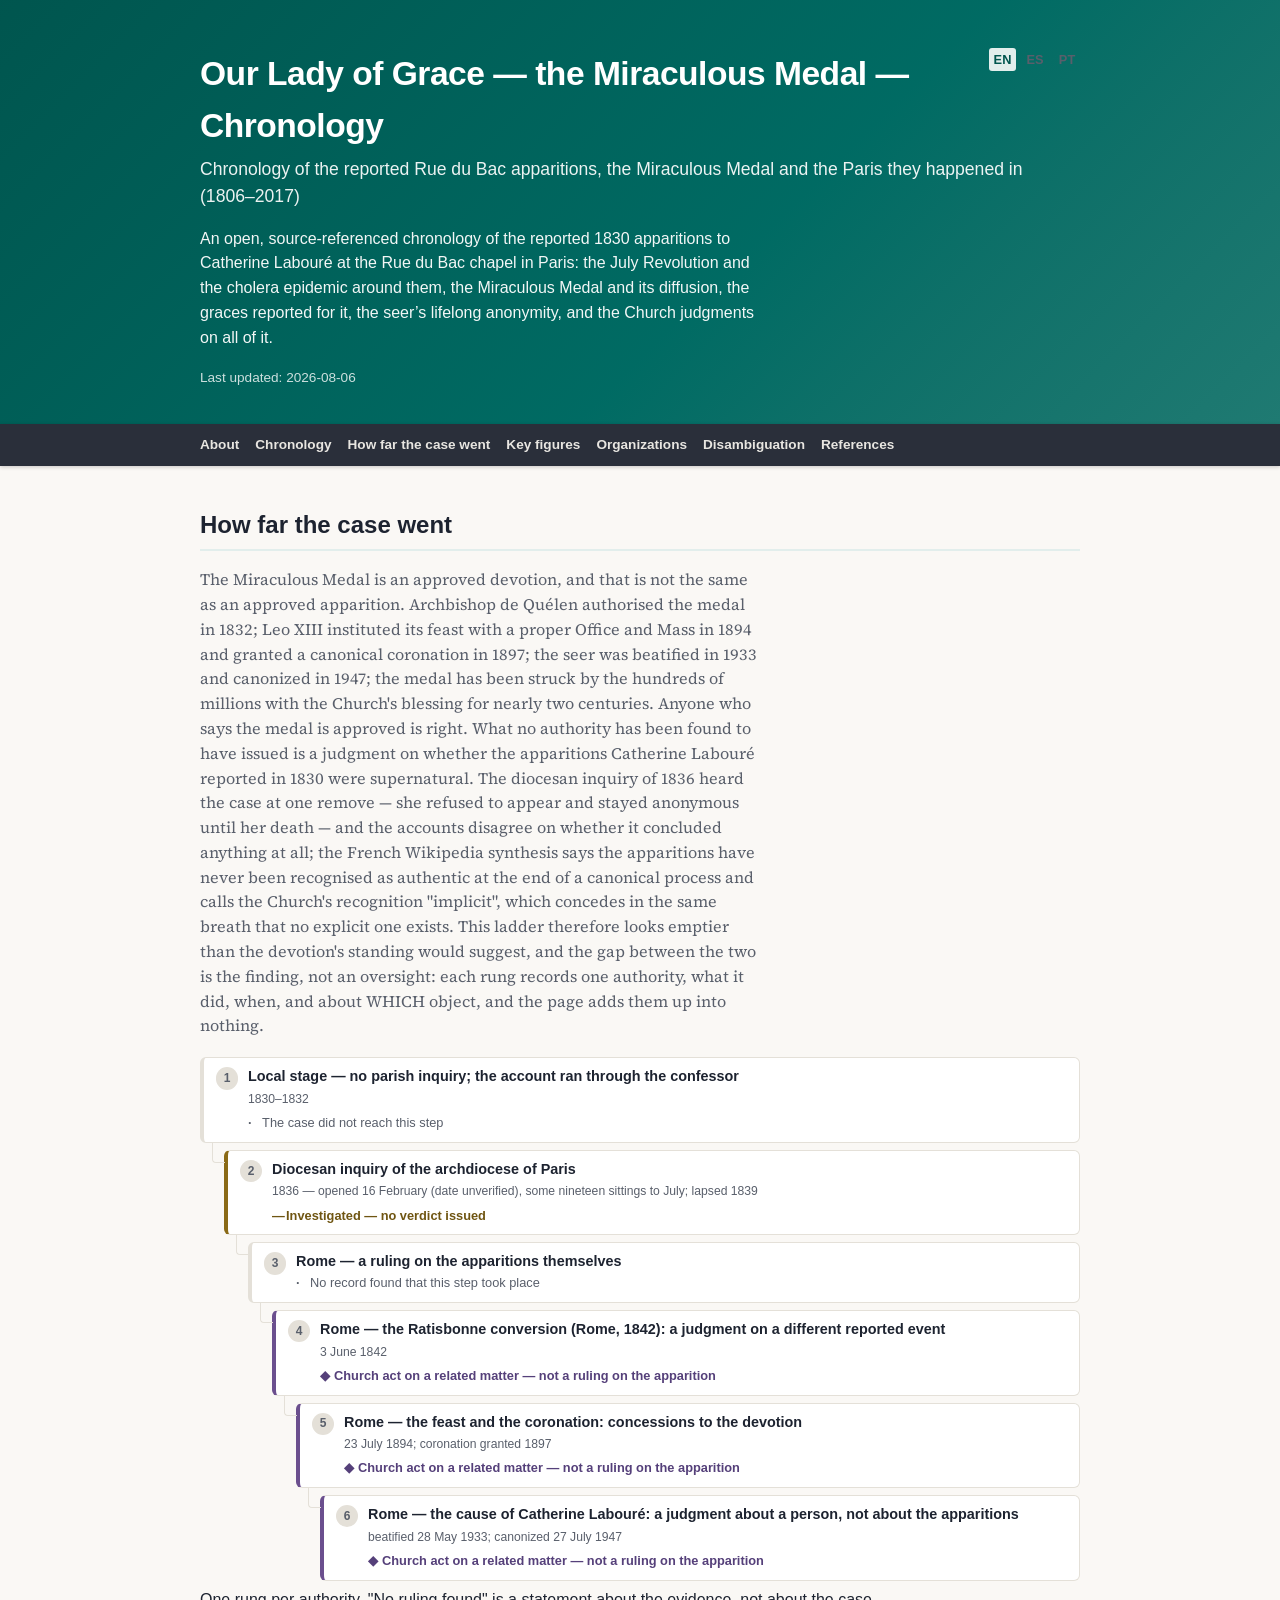
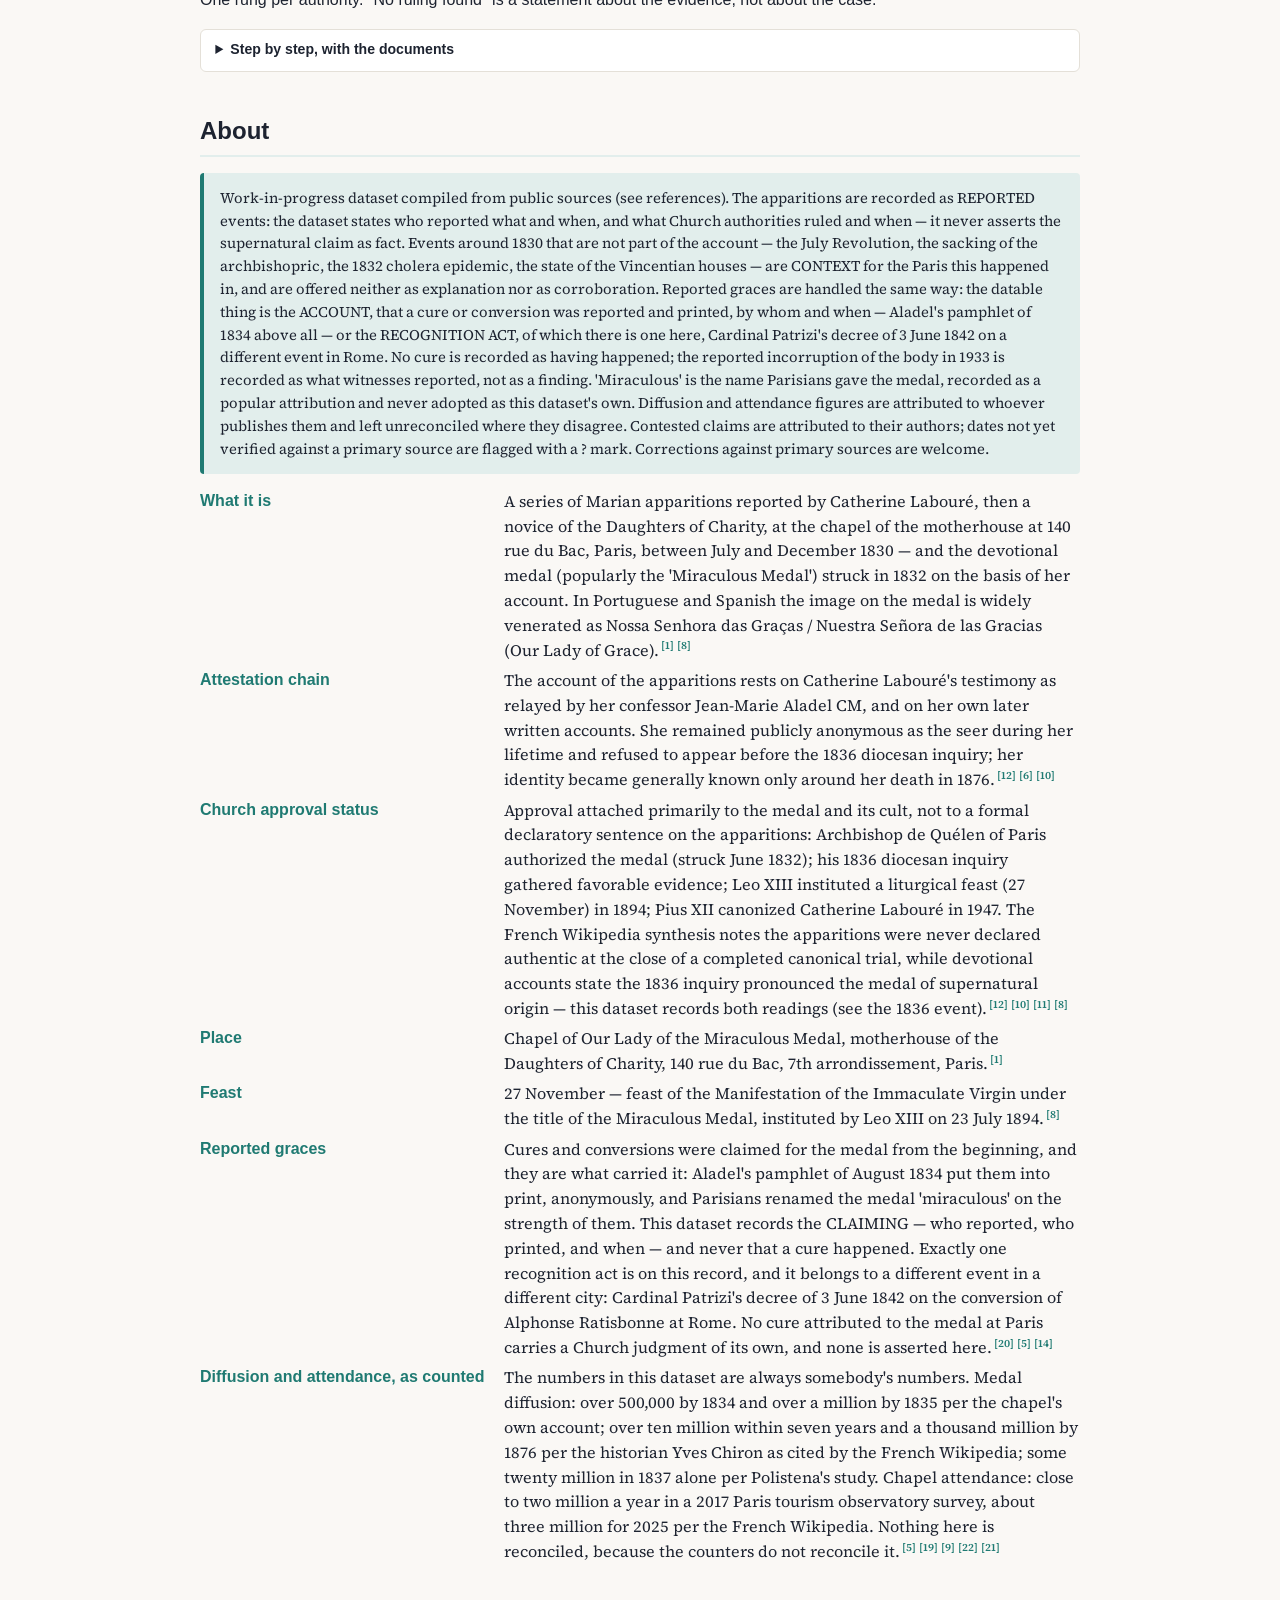
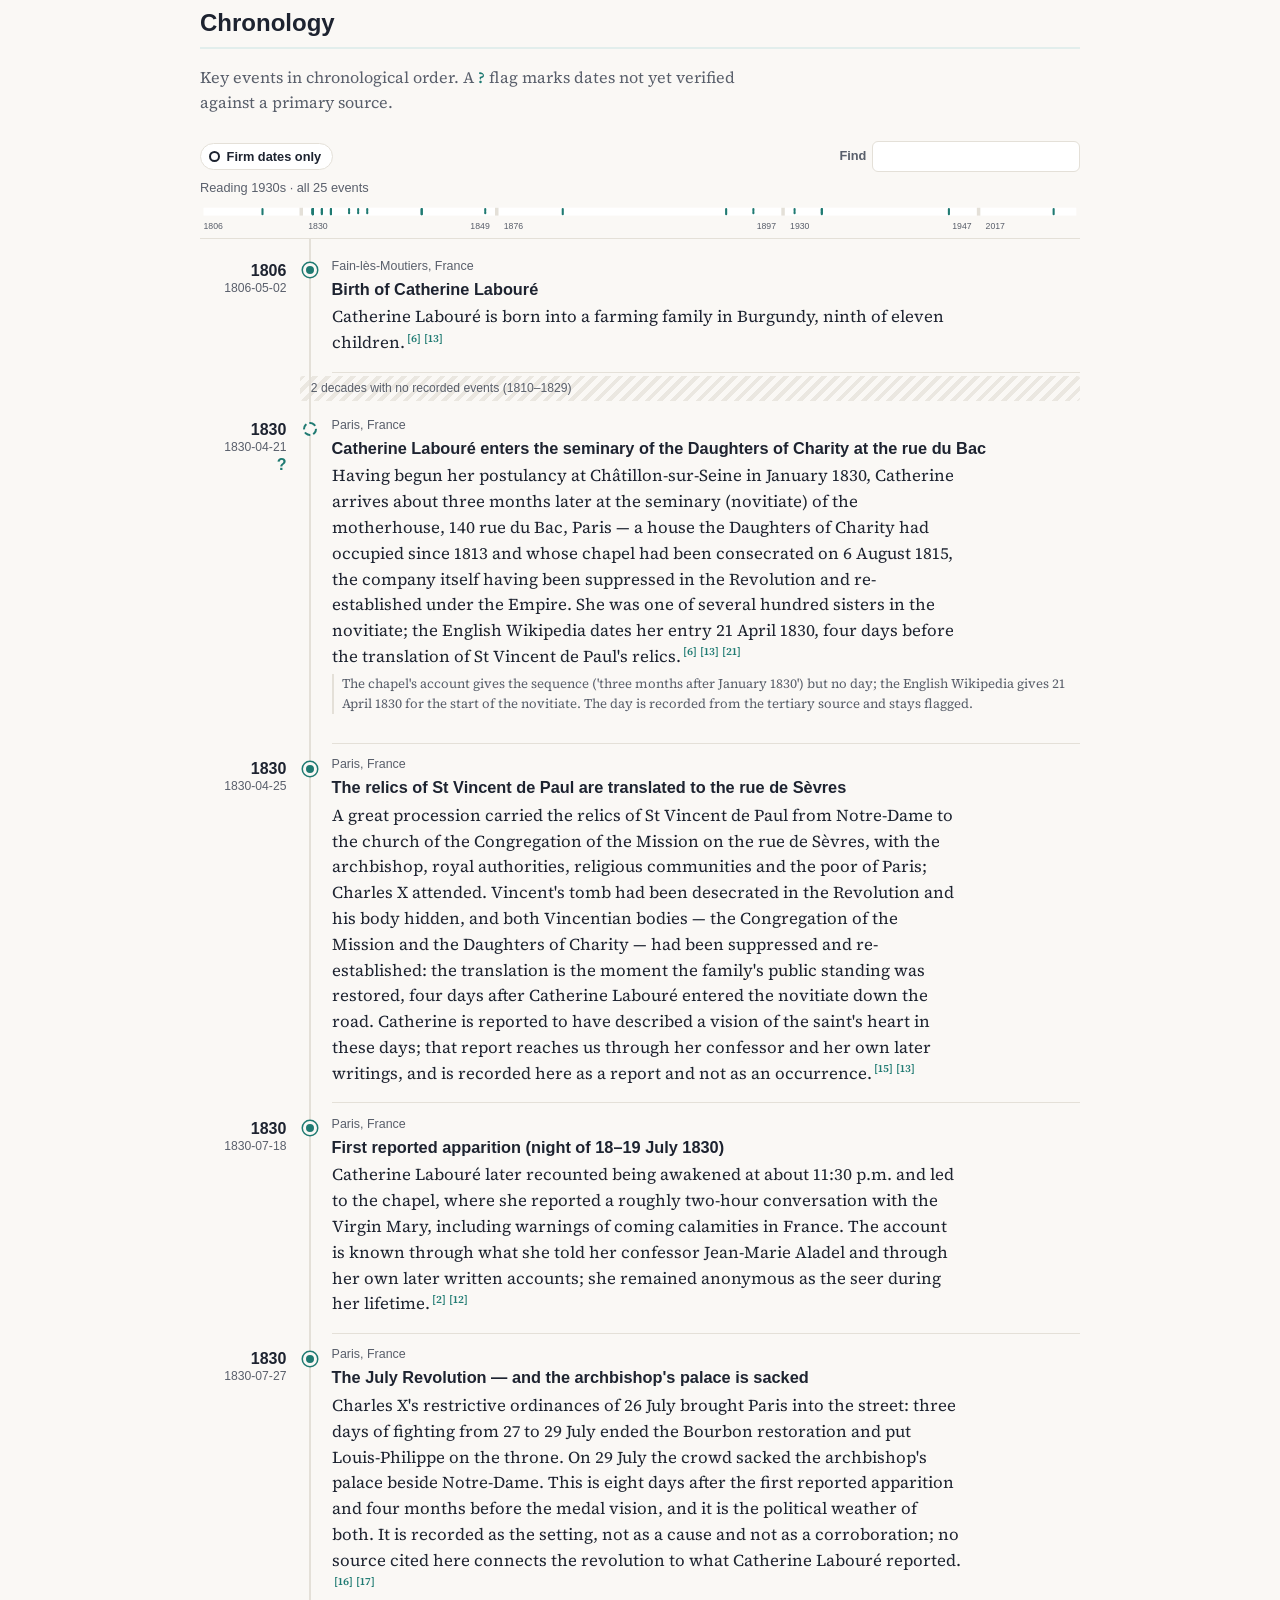
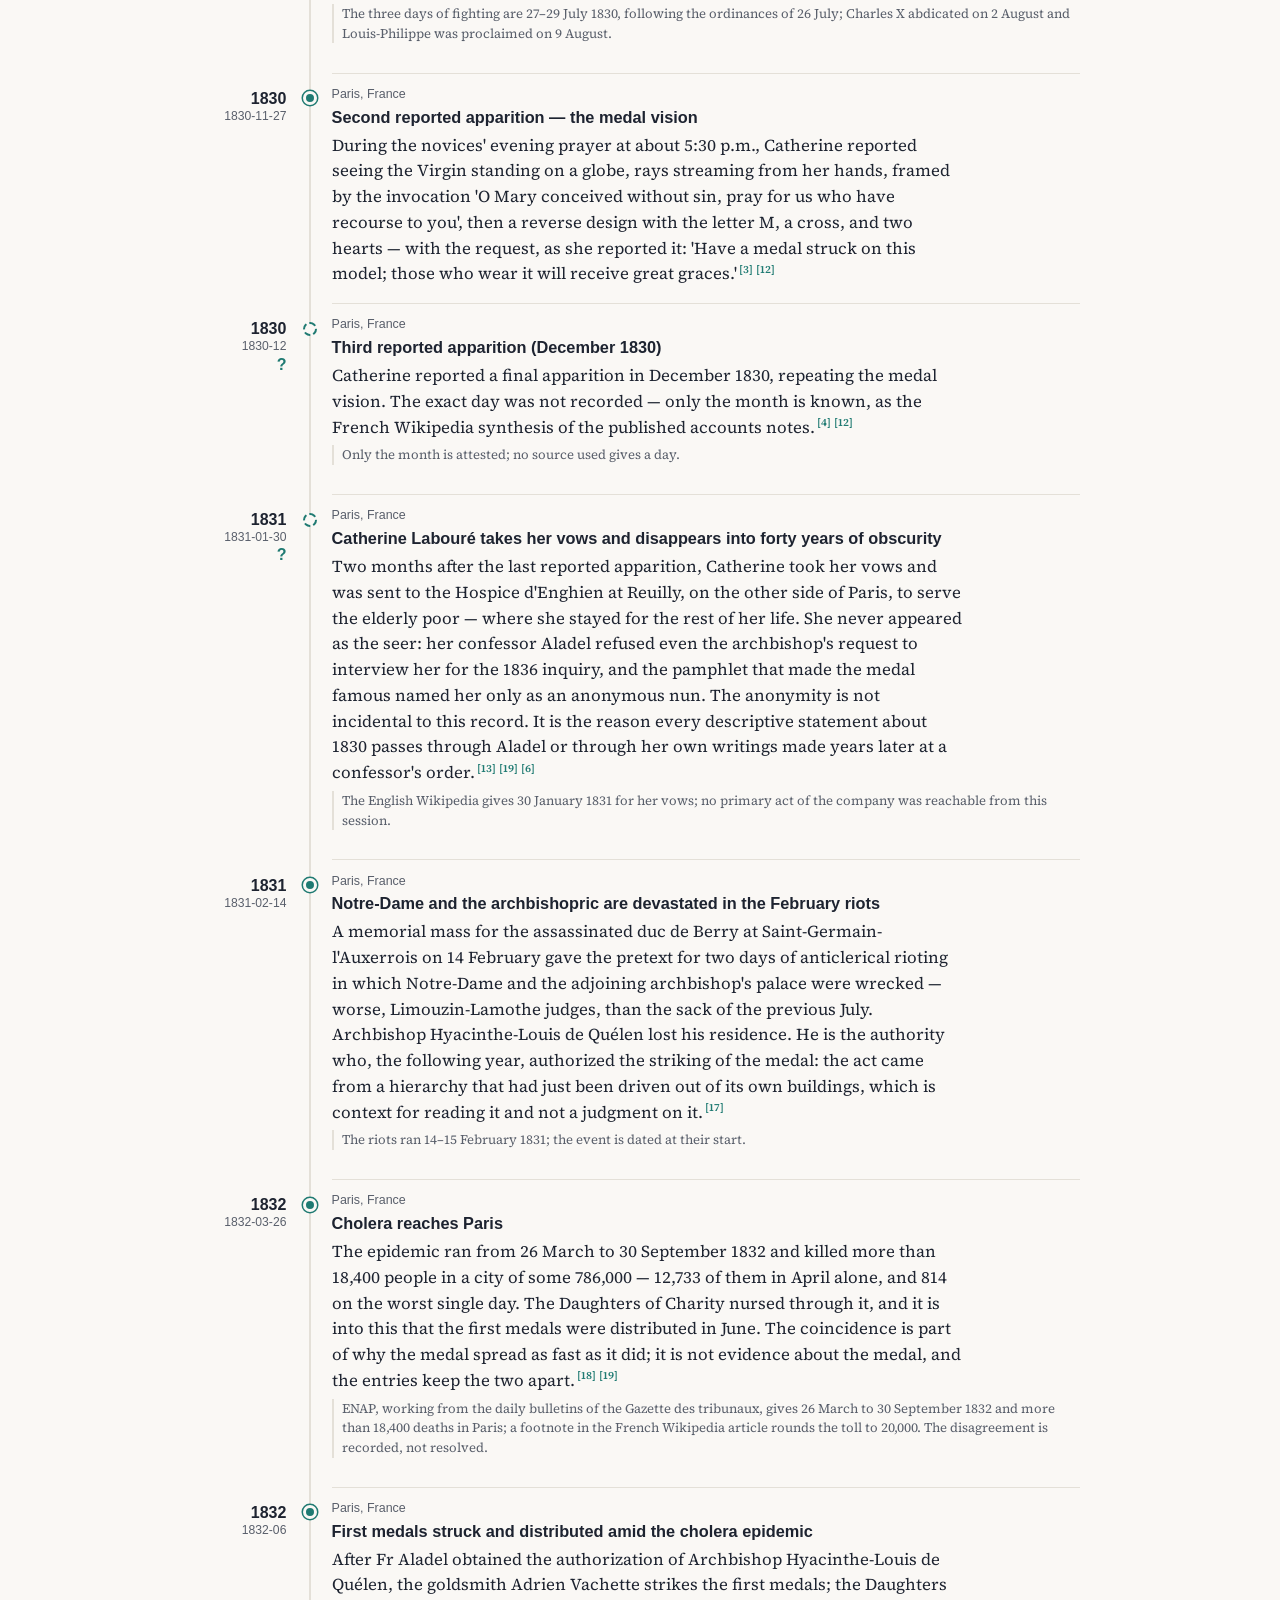
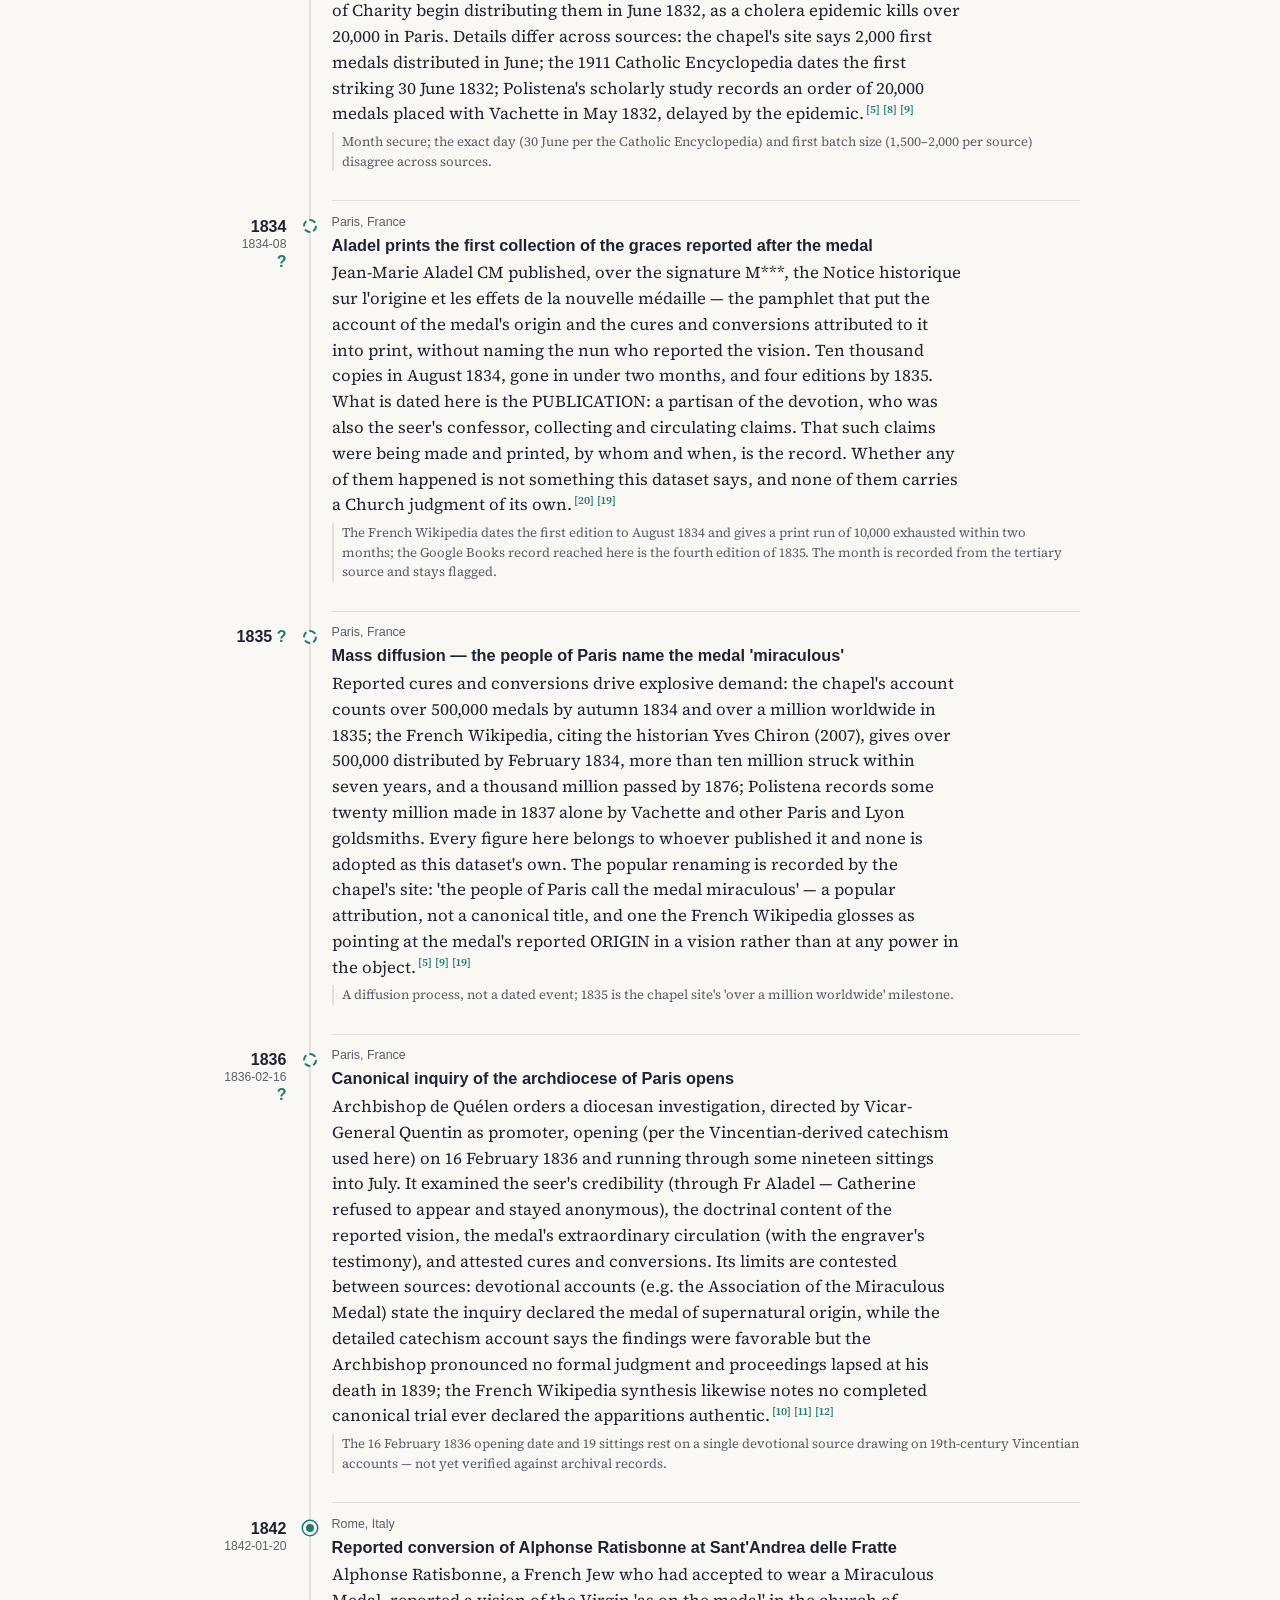
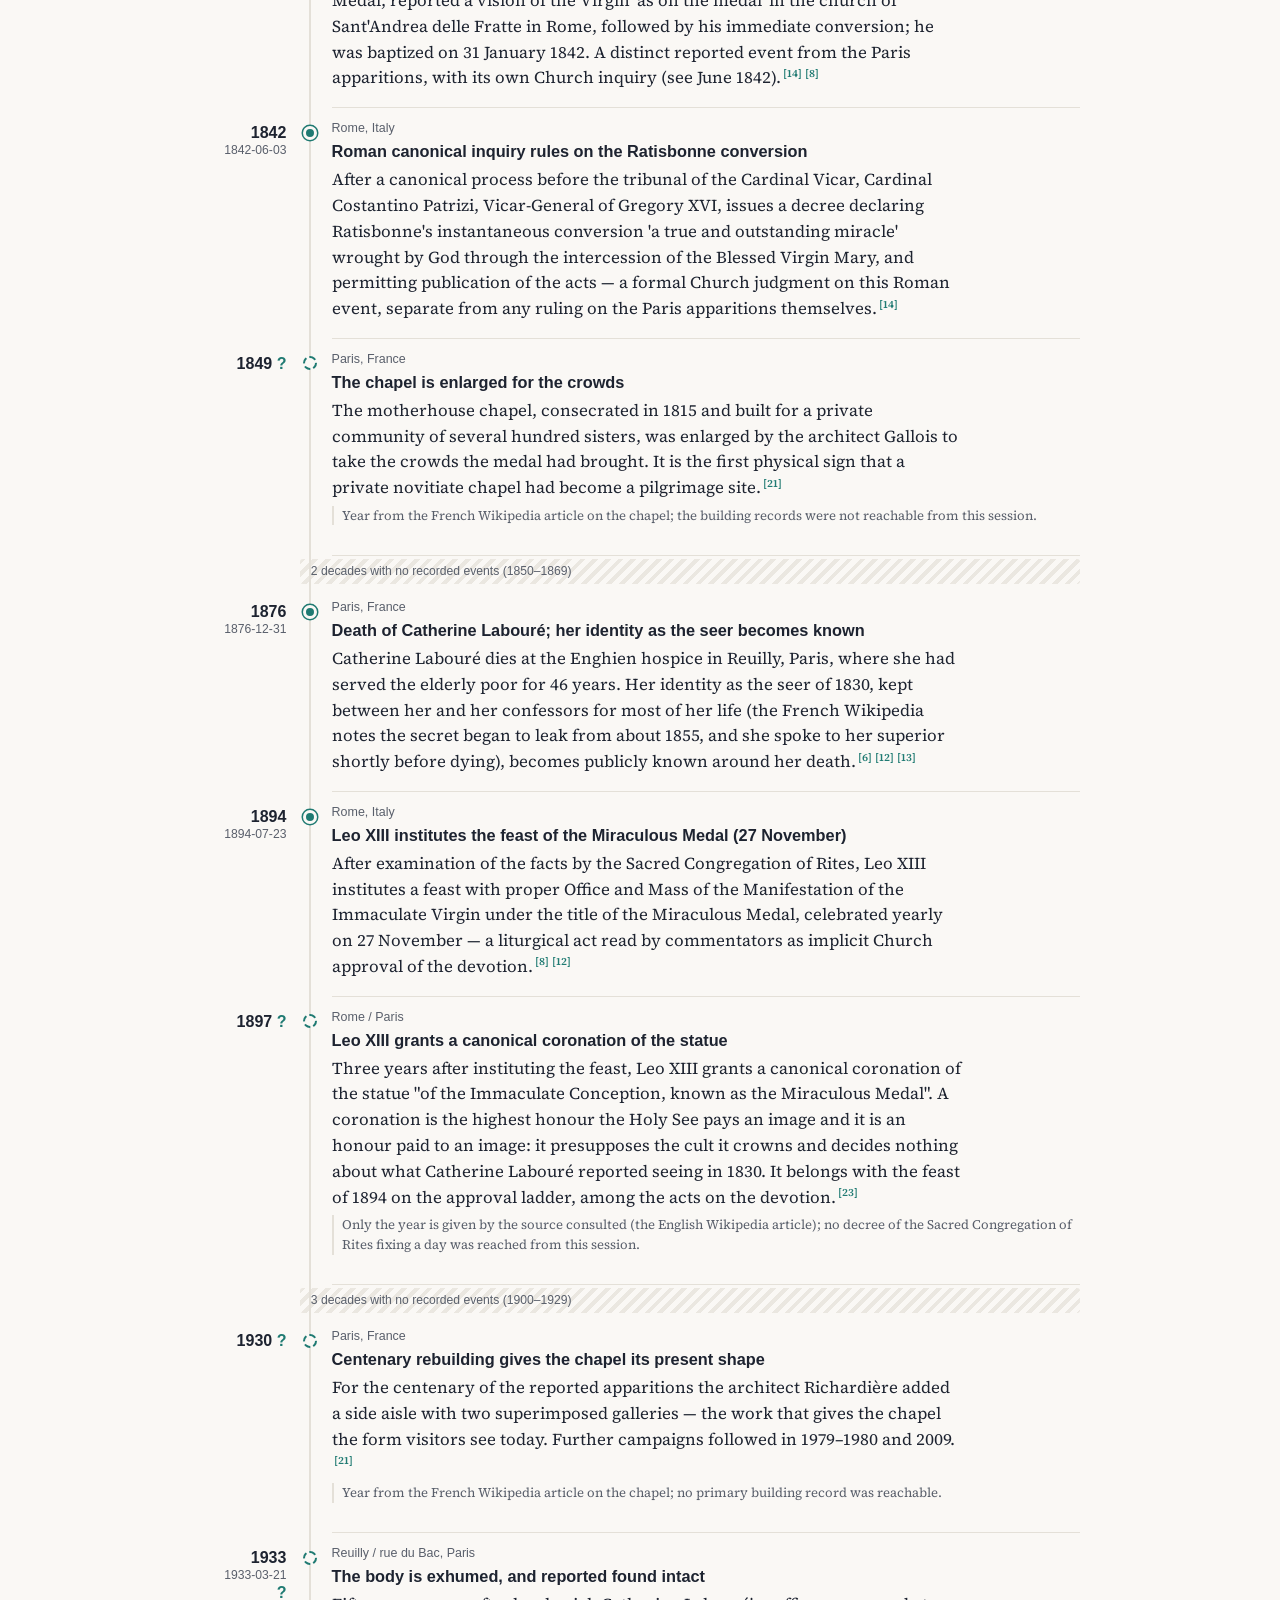
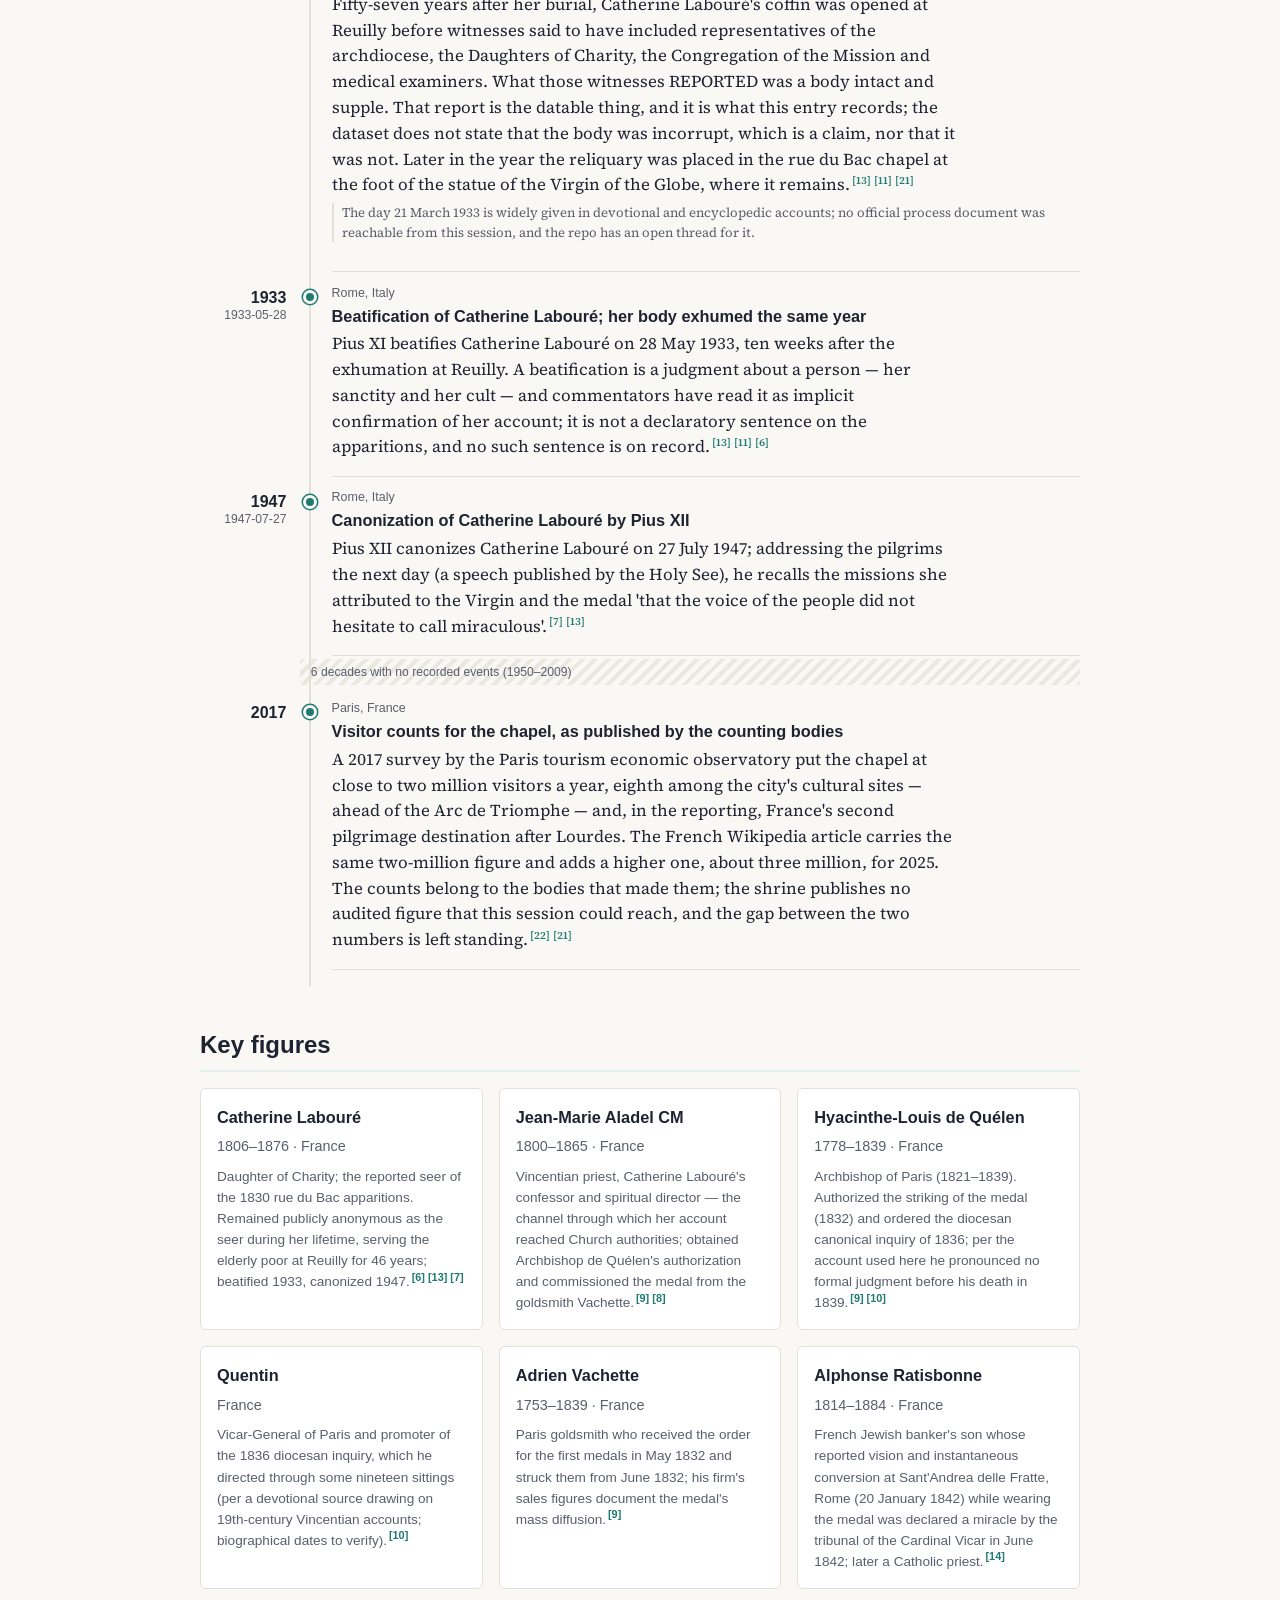
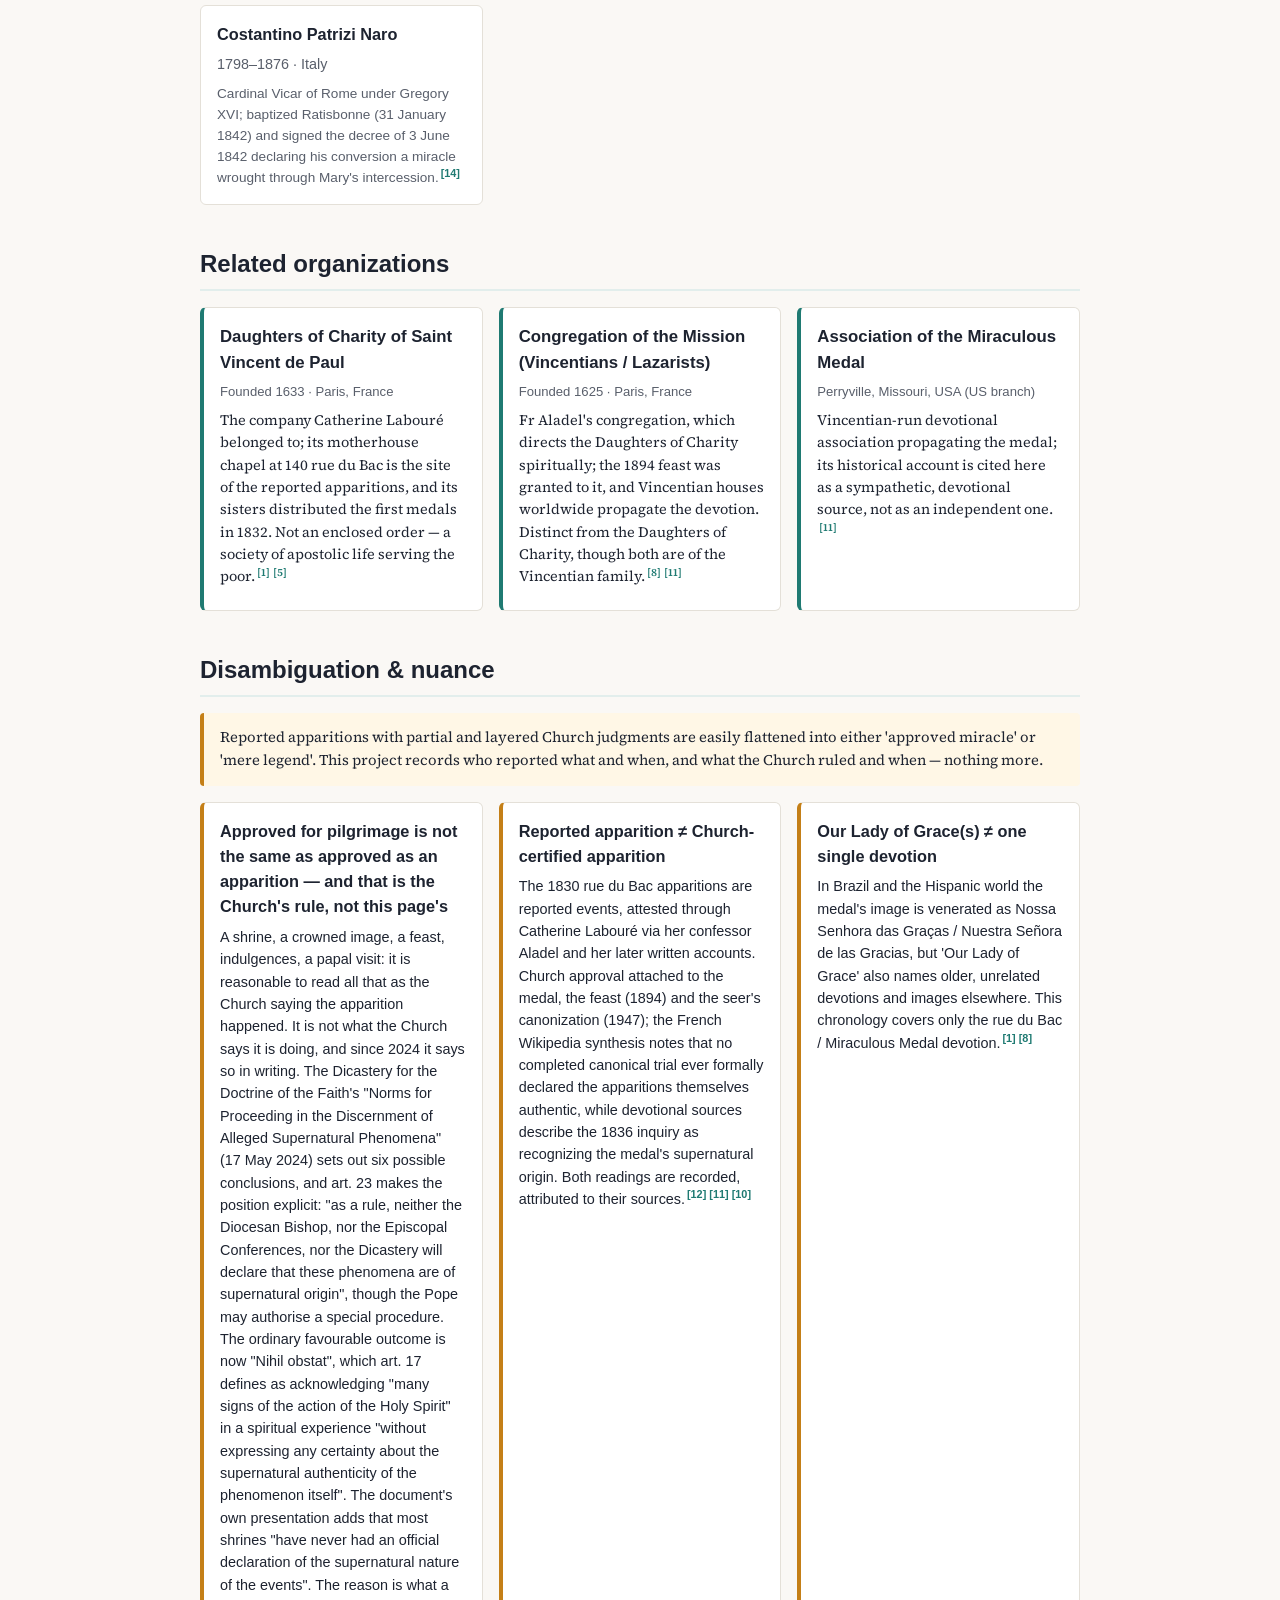
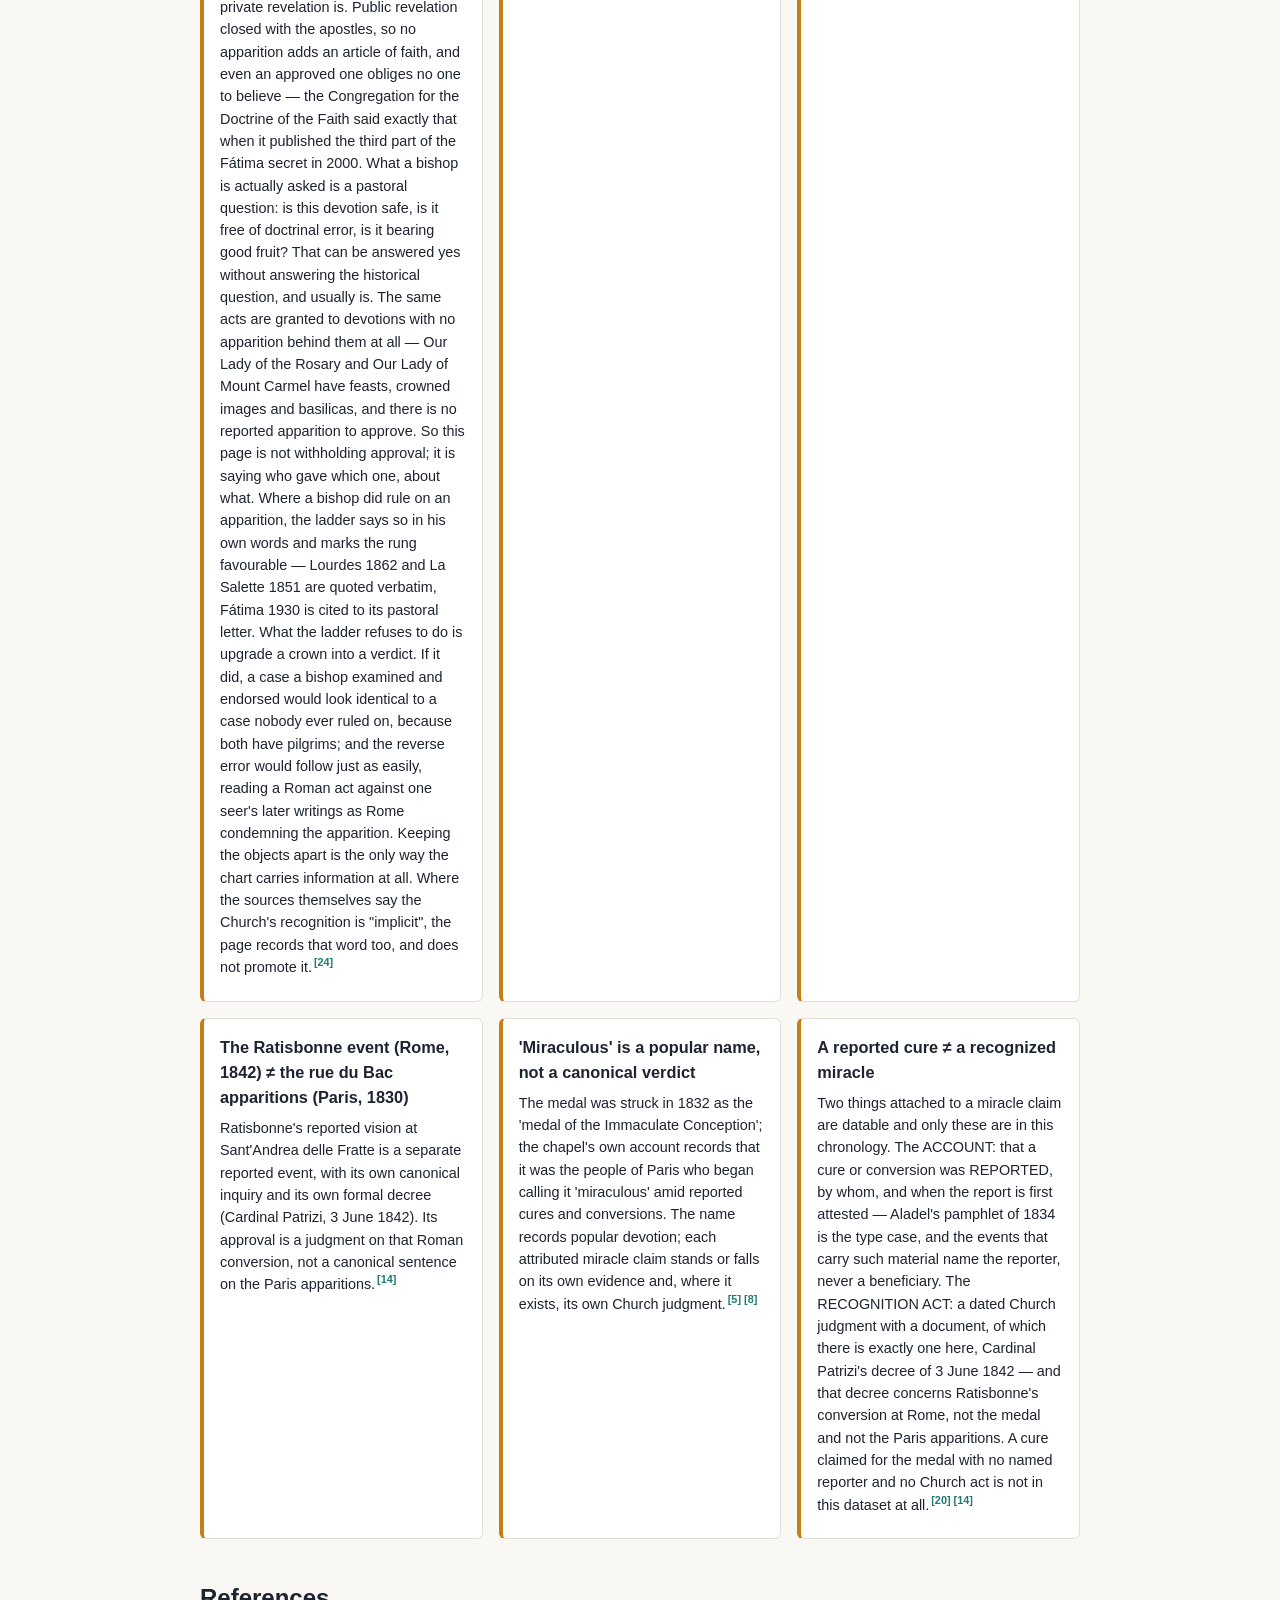
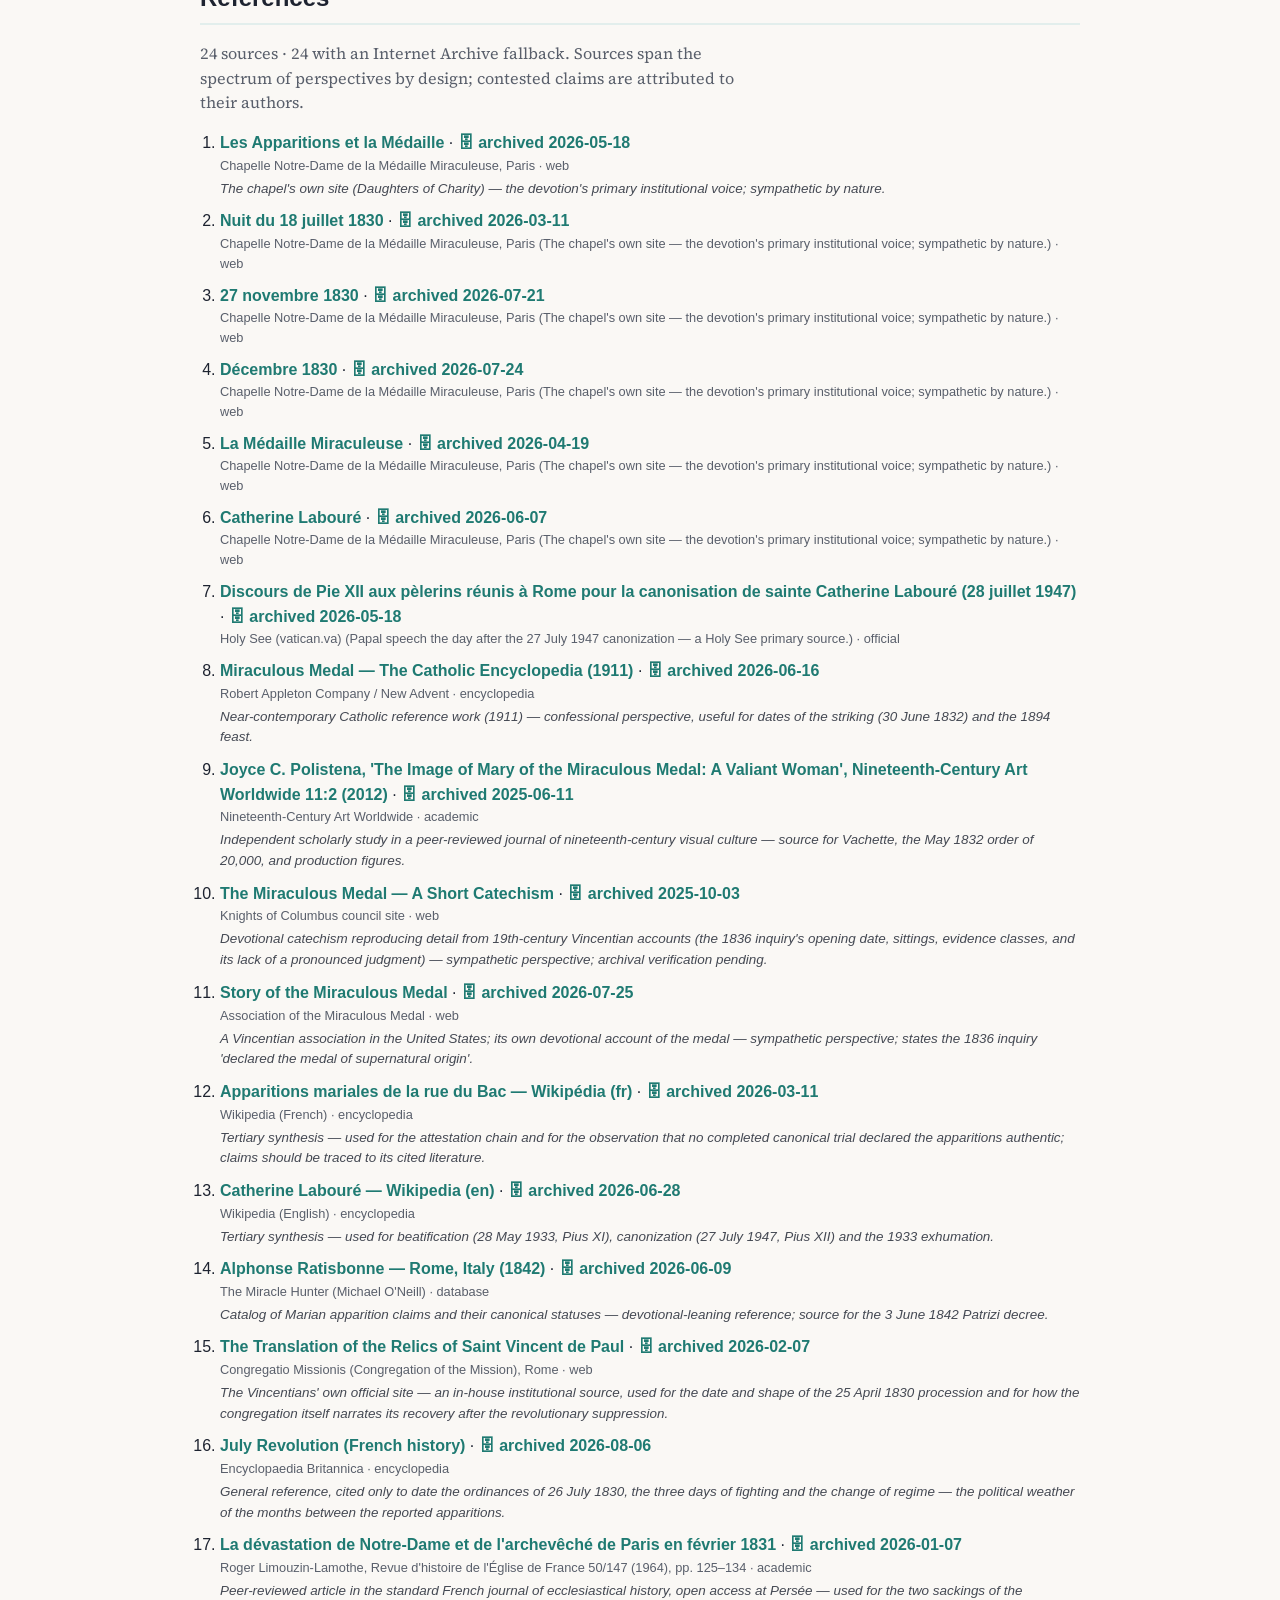
<file: docs/index.html>
<!DOCTYPE html>
<html lang="en">
<head>
  <meta charset="utf-8">
  <link rel="canonical" href="https://cronologia.github.io/gracas/en/">
  <link rel="alternate" hreflang="en" href="https://cronologia.github.io/gracas/en/">
  <link rel="alternate" hreflang="es" href="https://cronologia.github.io/gracas/es/">
  <link rel="alternate" hreflang="pt" href="https://cronologia.github.io/gracas/pt/">
  <link rel="alternate" hreflang="x-default" href="https://cronologia.github.io/gracas/en/">
  <script>
    (function () {
      var supported = ["en","es","pt"];
      var stored = null; try { stored = localStorage.getItem('lang'); } catch (e) {}
      var nav = (navigator.language || 'en').slice(0, 2).toLowerCase();
      var pick = supported.indexOf(stored) >= 0 ? stored : (supported.indexOf(nav) >= 0 ? nav : 'en');
      location.replace('./' + pick + '/');
    })();
  </script>
  <noscript><meta http-equiv="refresh" content="0; url=./en/"></noscript>
  <title>Cronologia</title>
</head>
<body><p>Redirecting… <a href="./en/">English</a> · <a href="./es/">Español</a> · <a href="./pt/">Português</a></p></body>
</html>
</file>
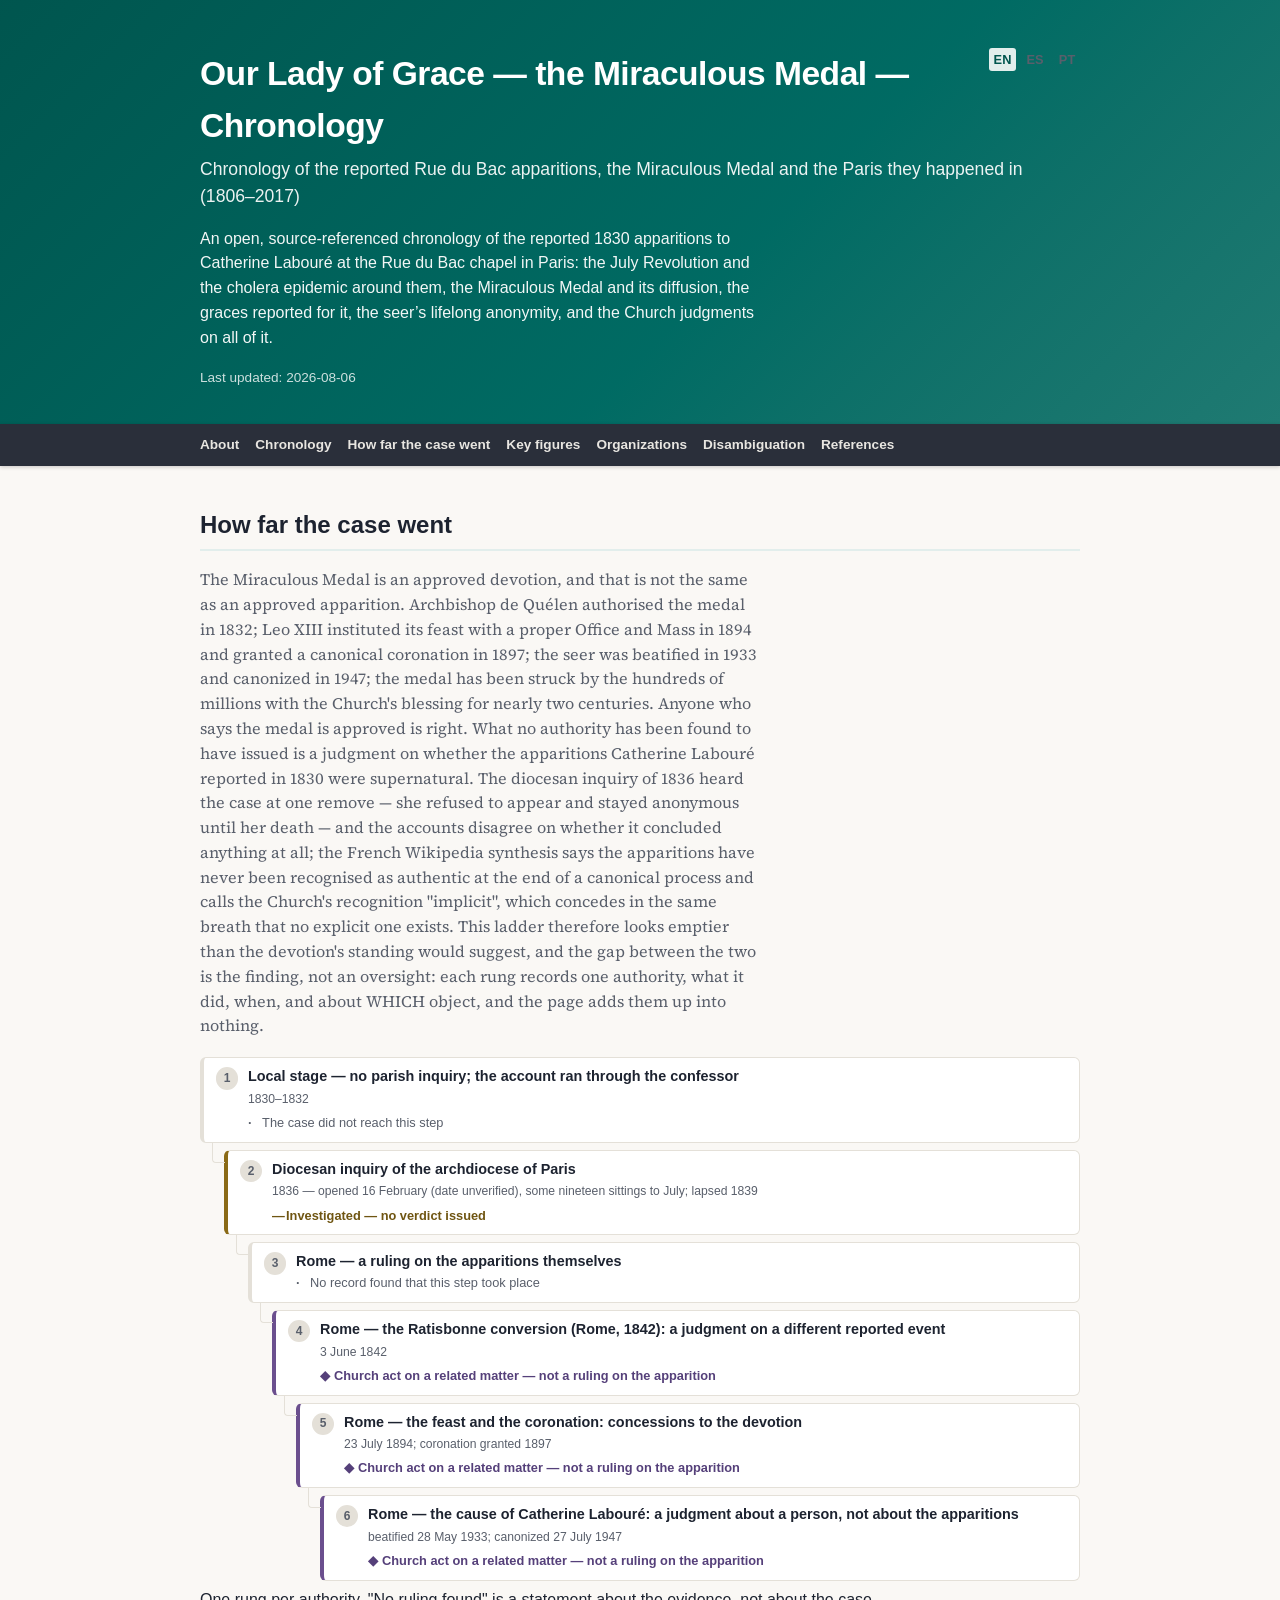
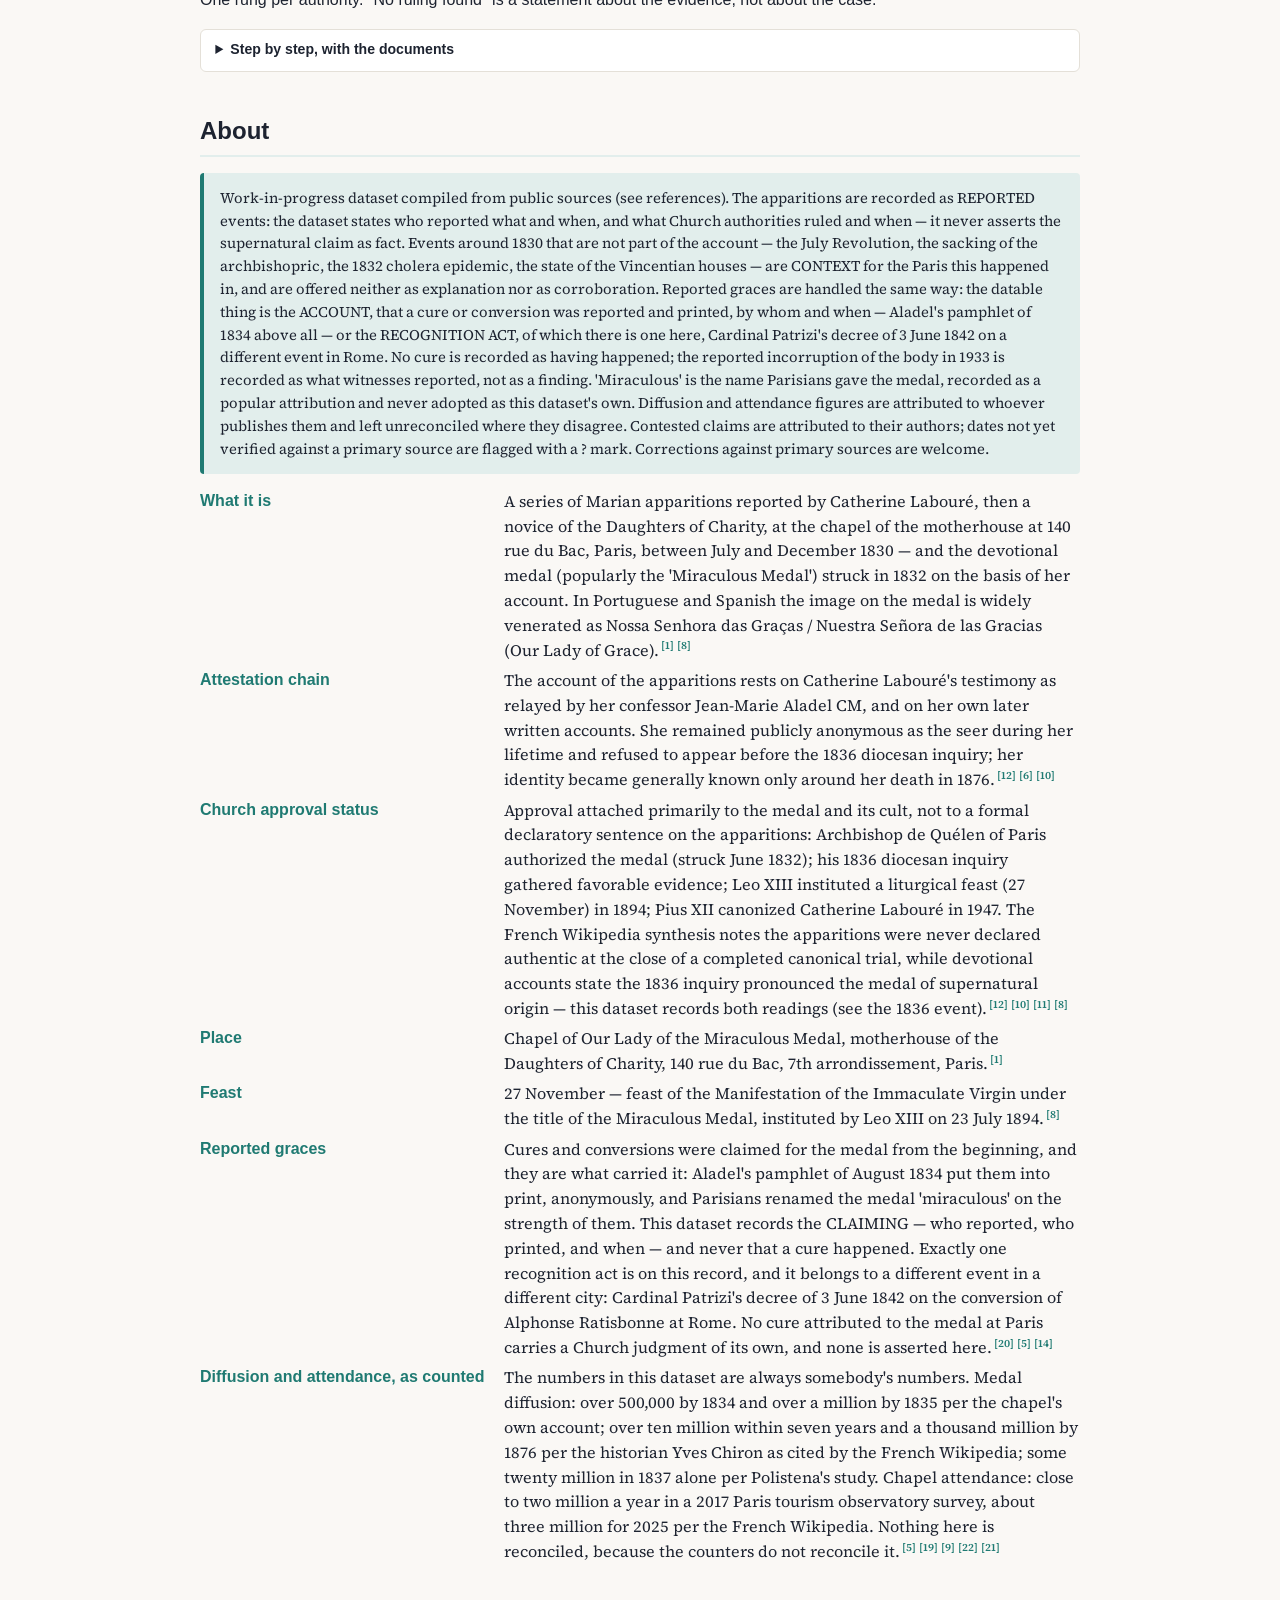
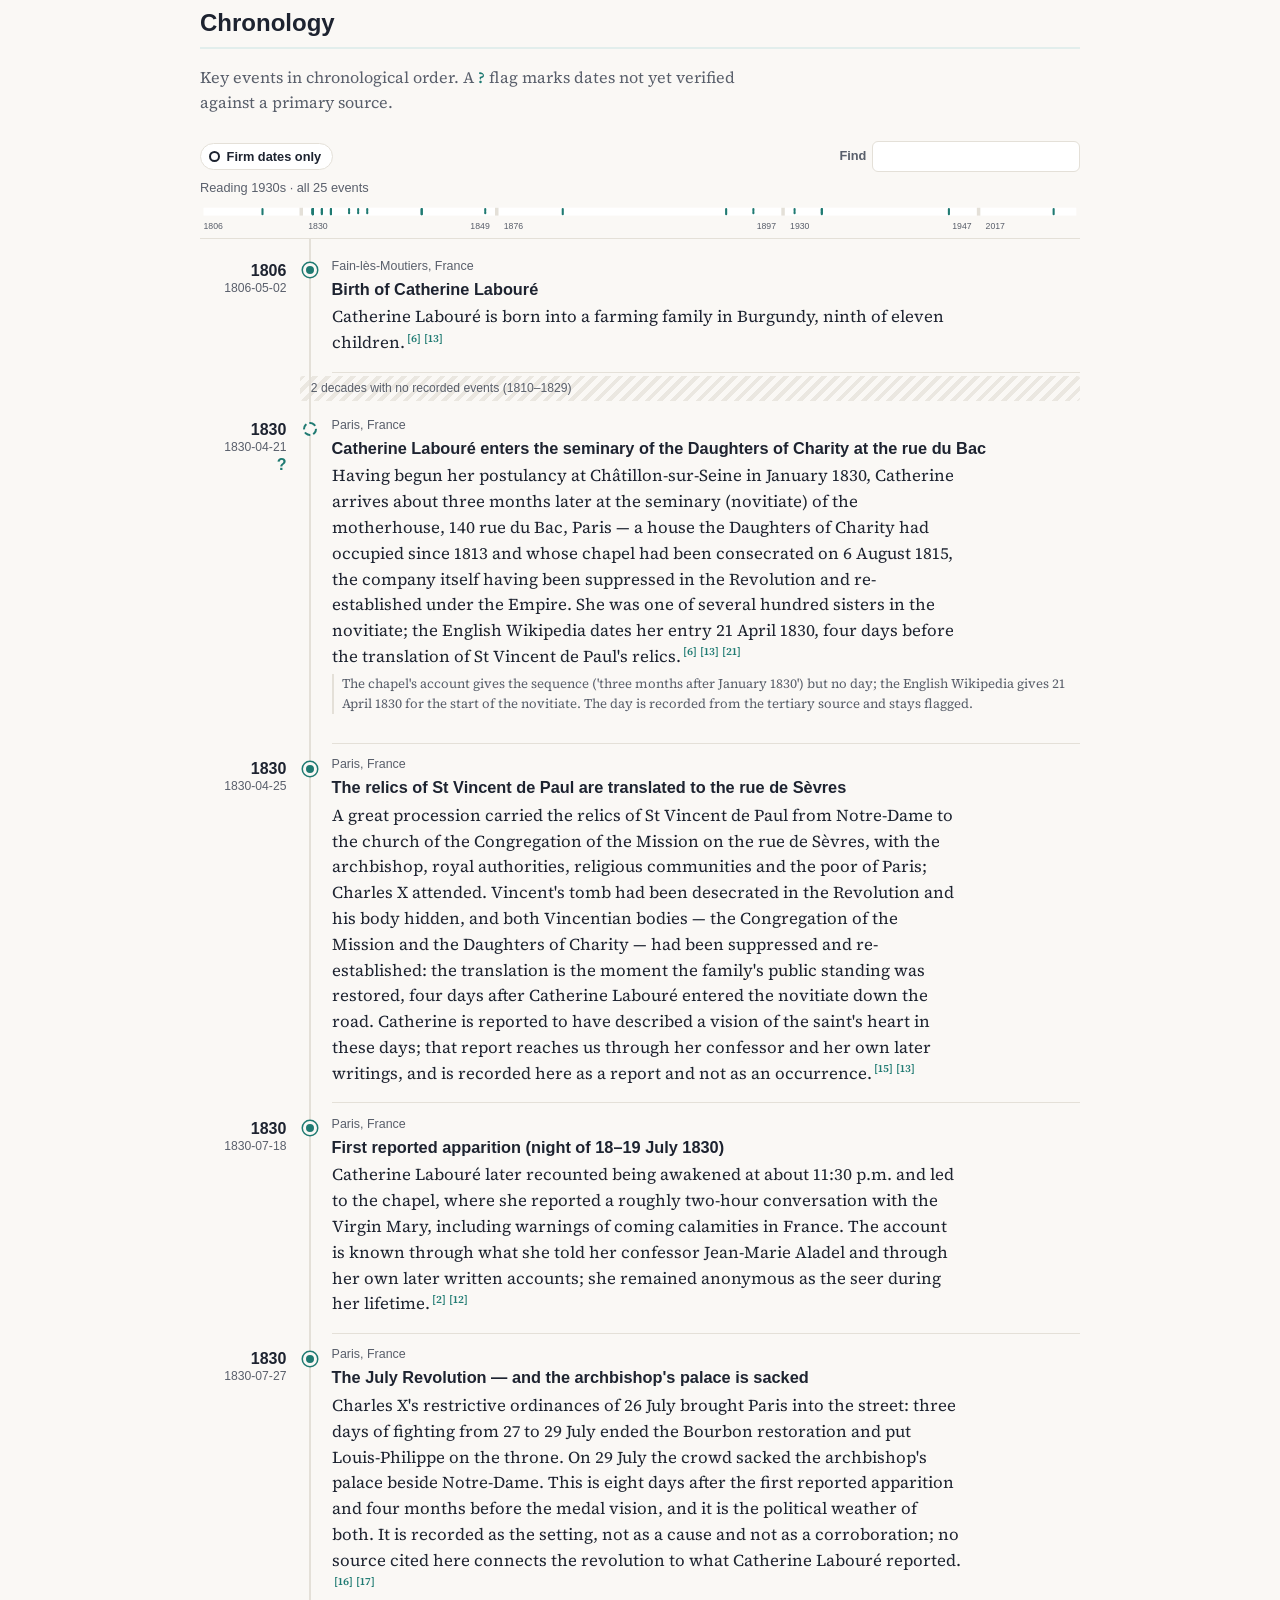
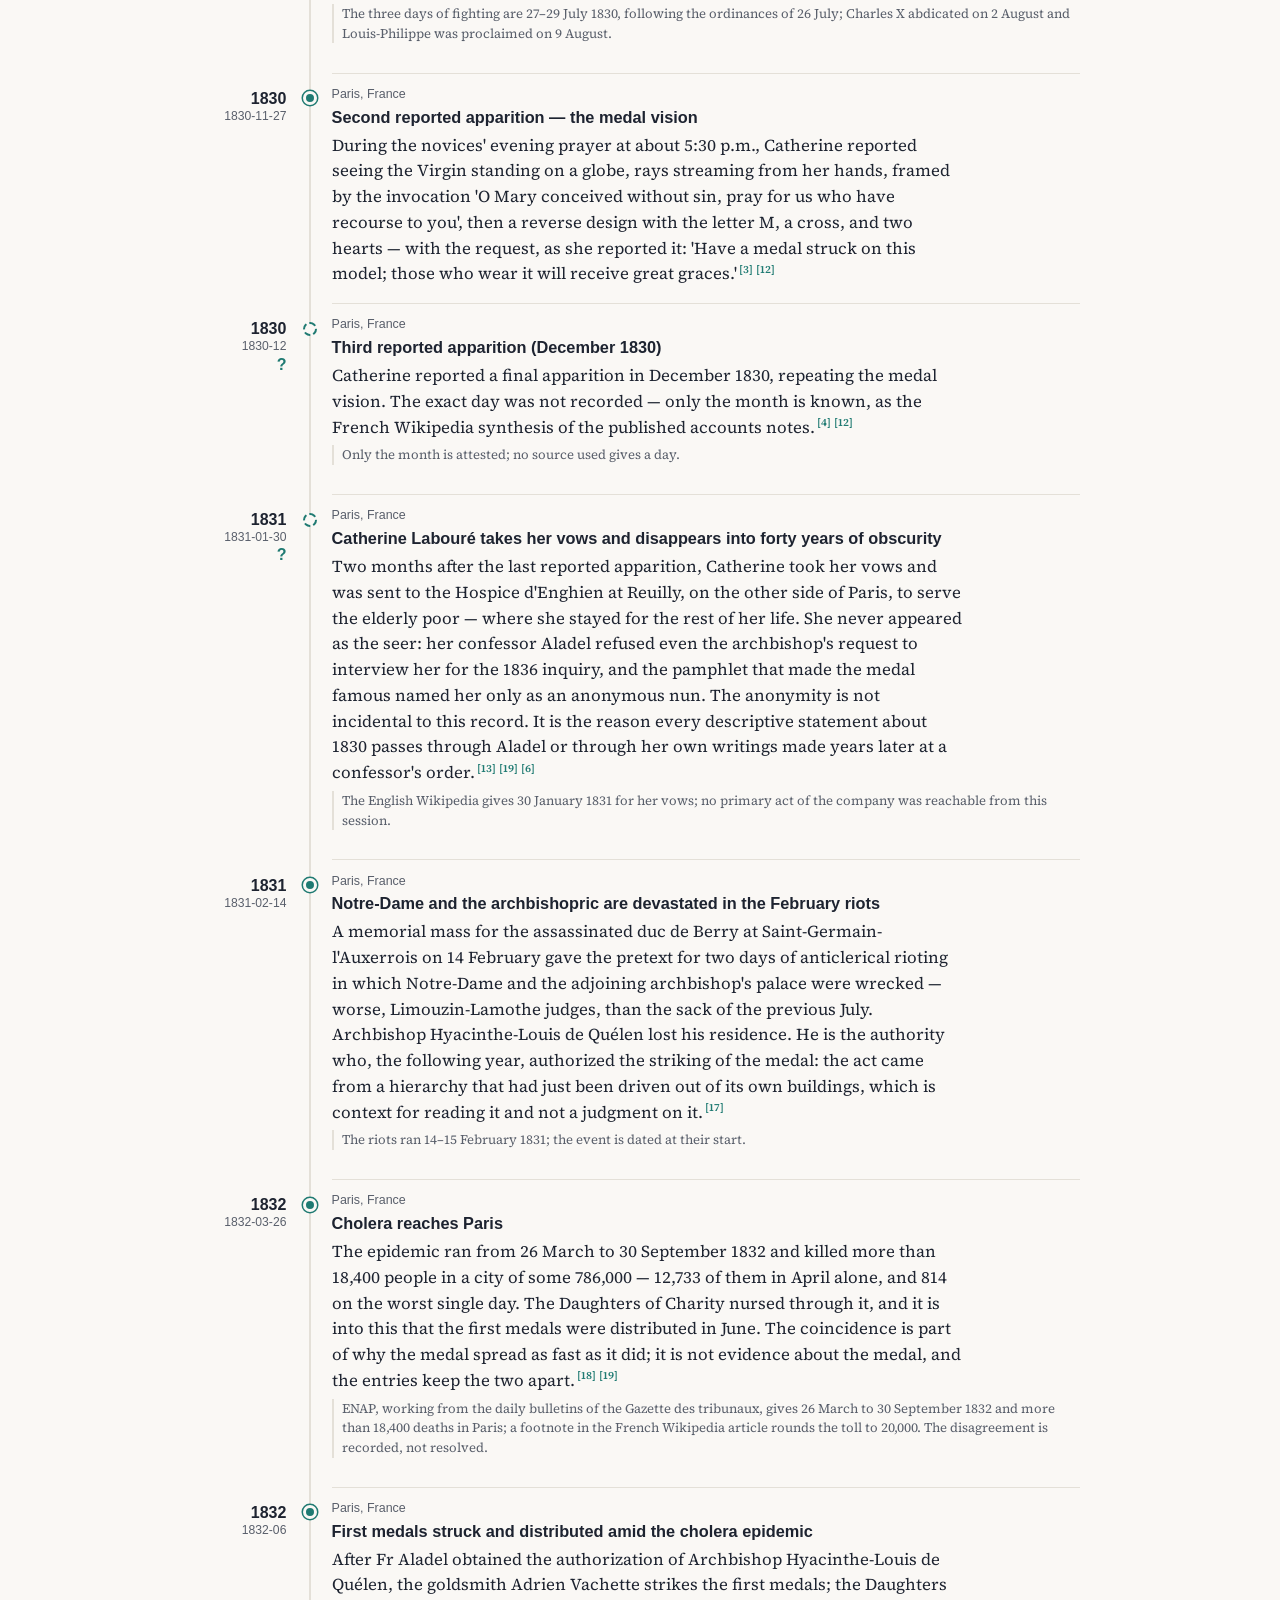
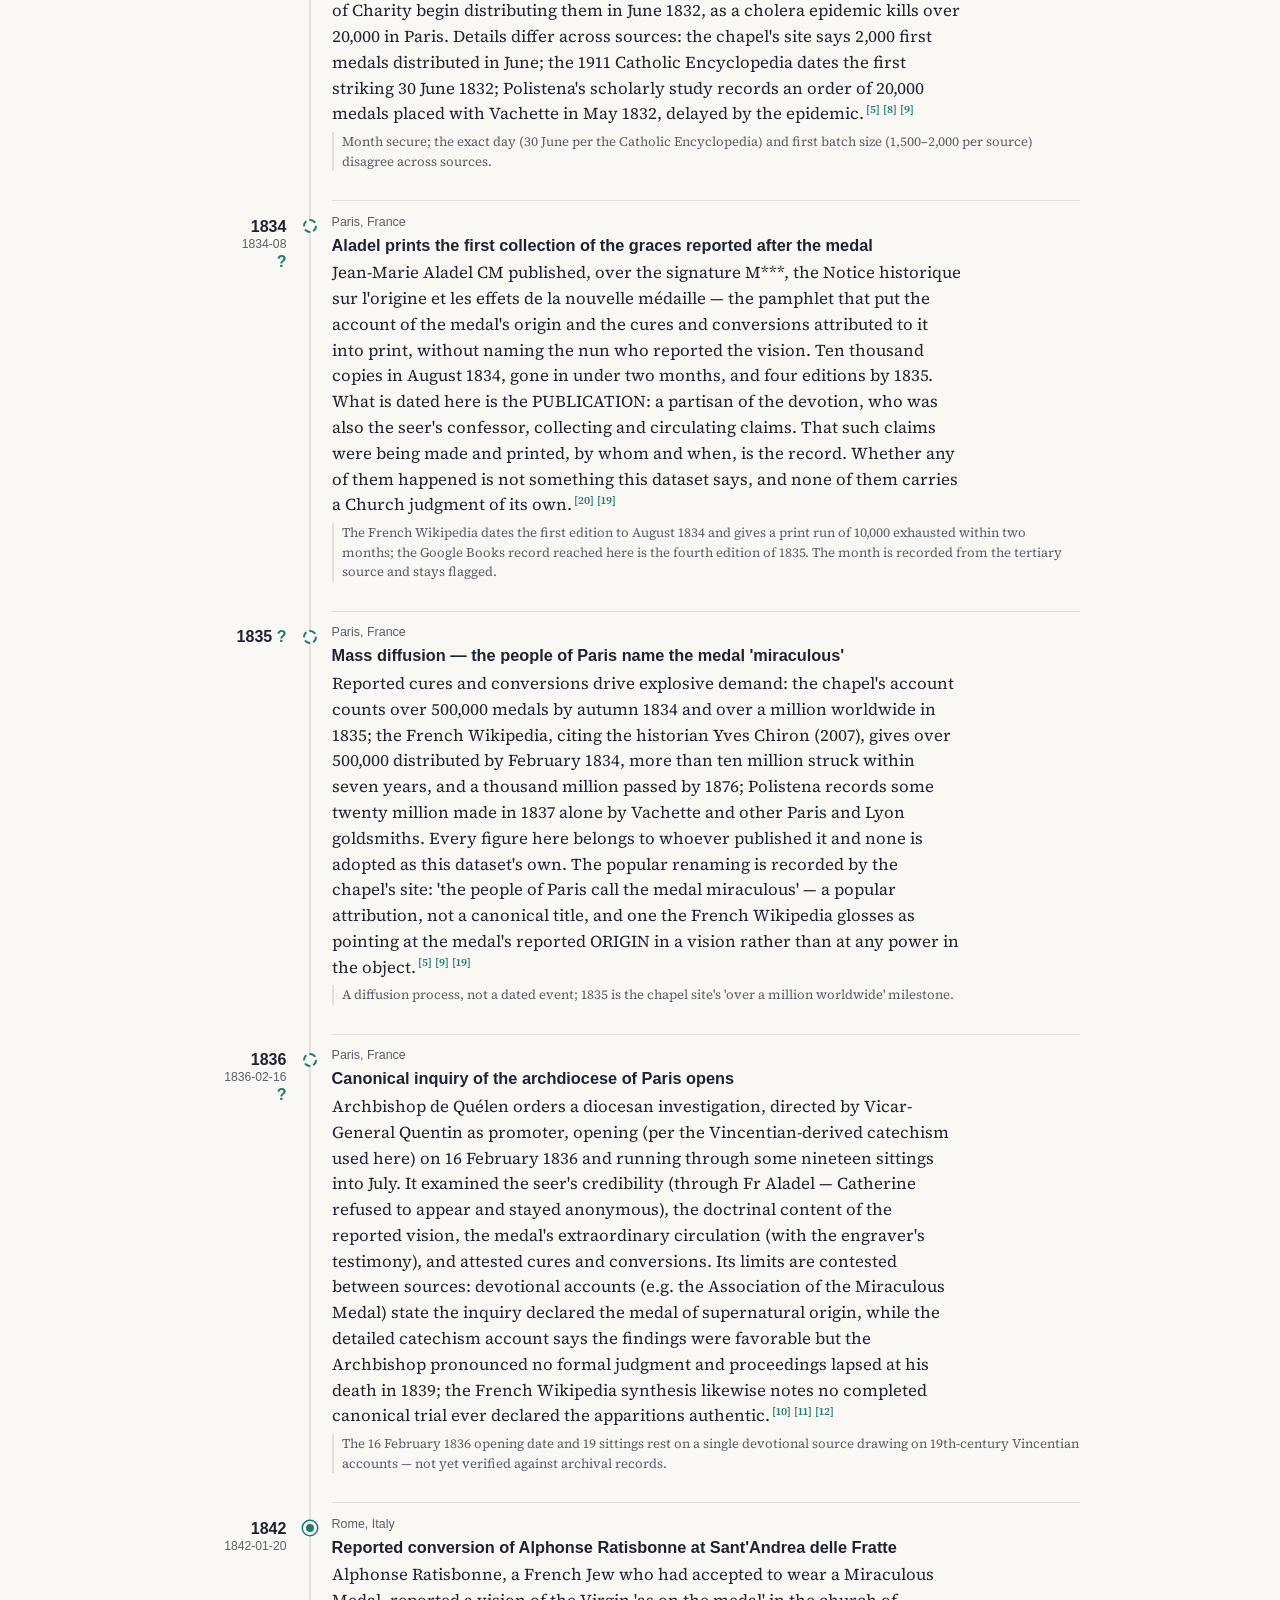
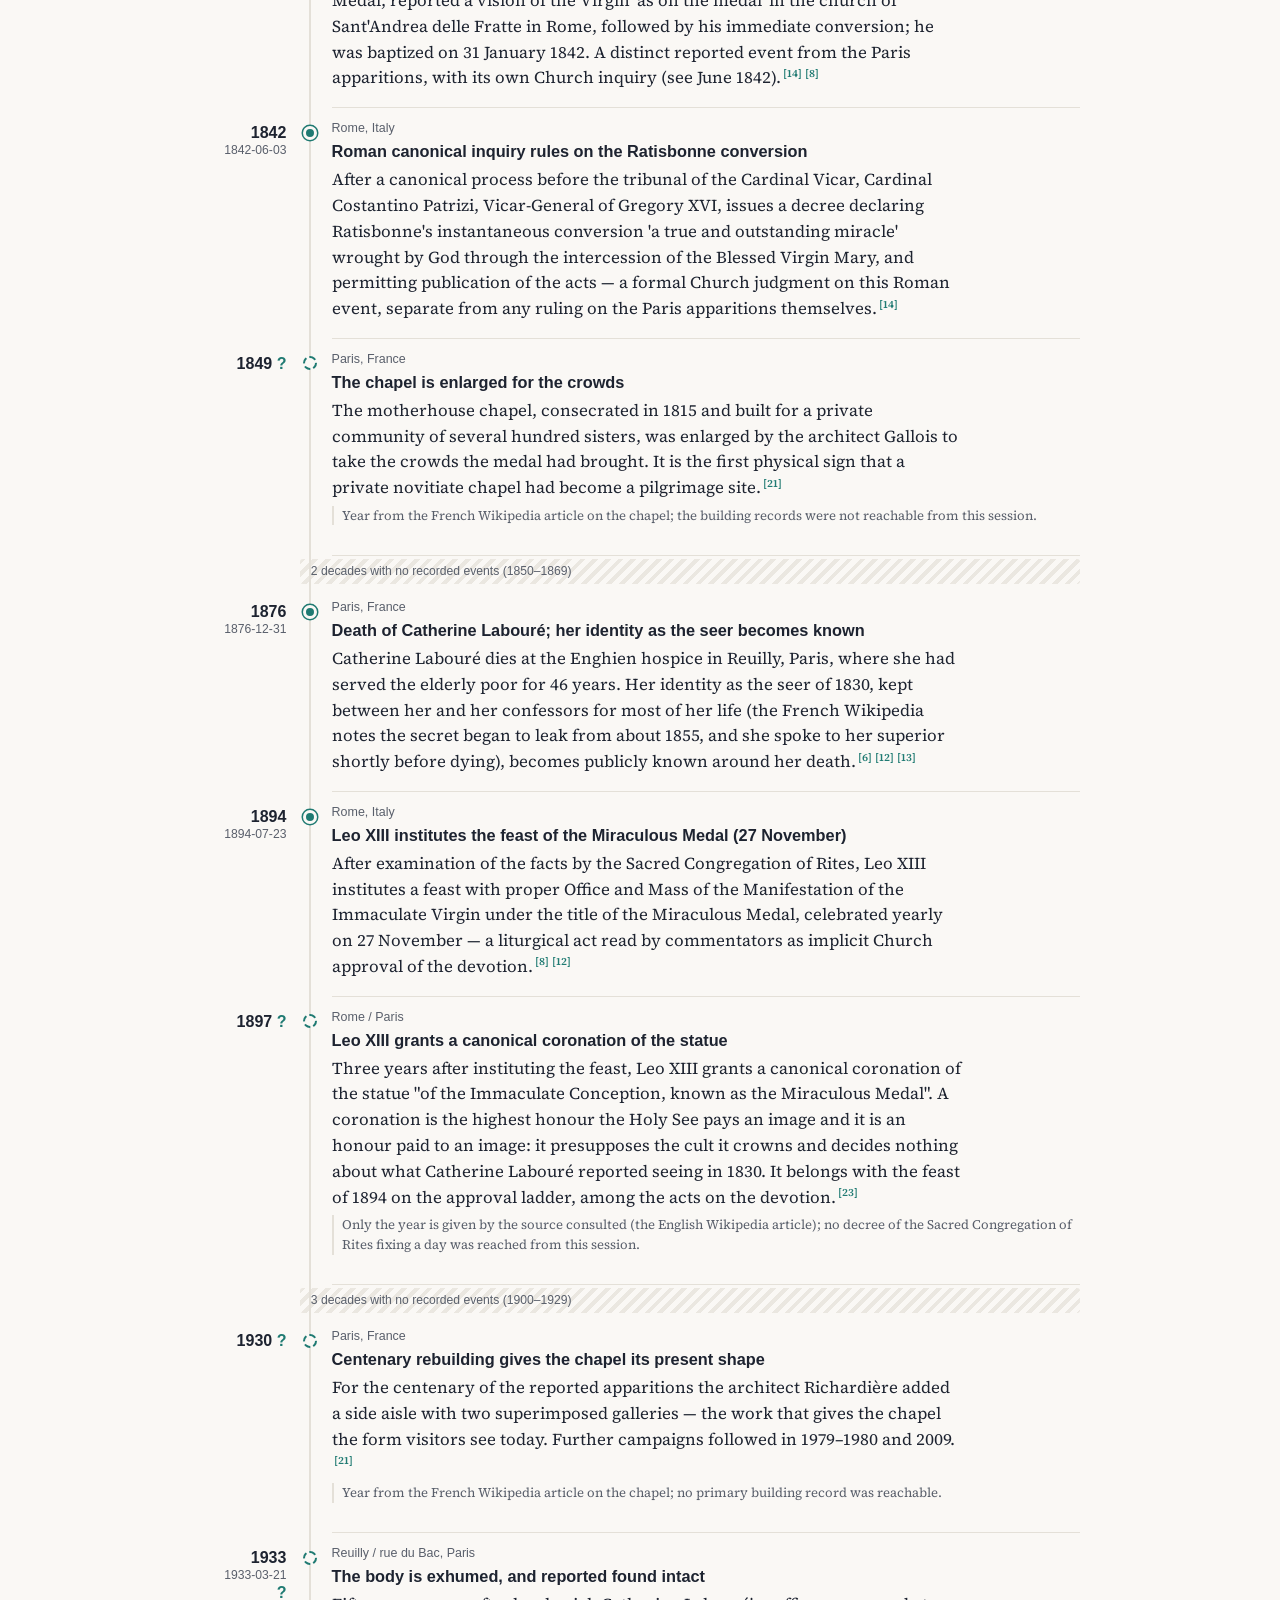
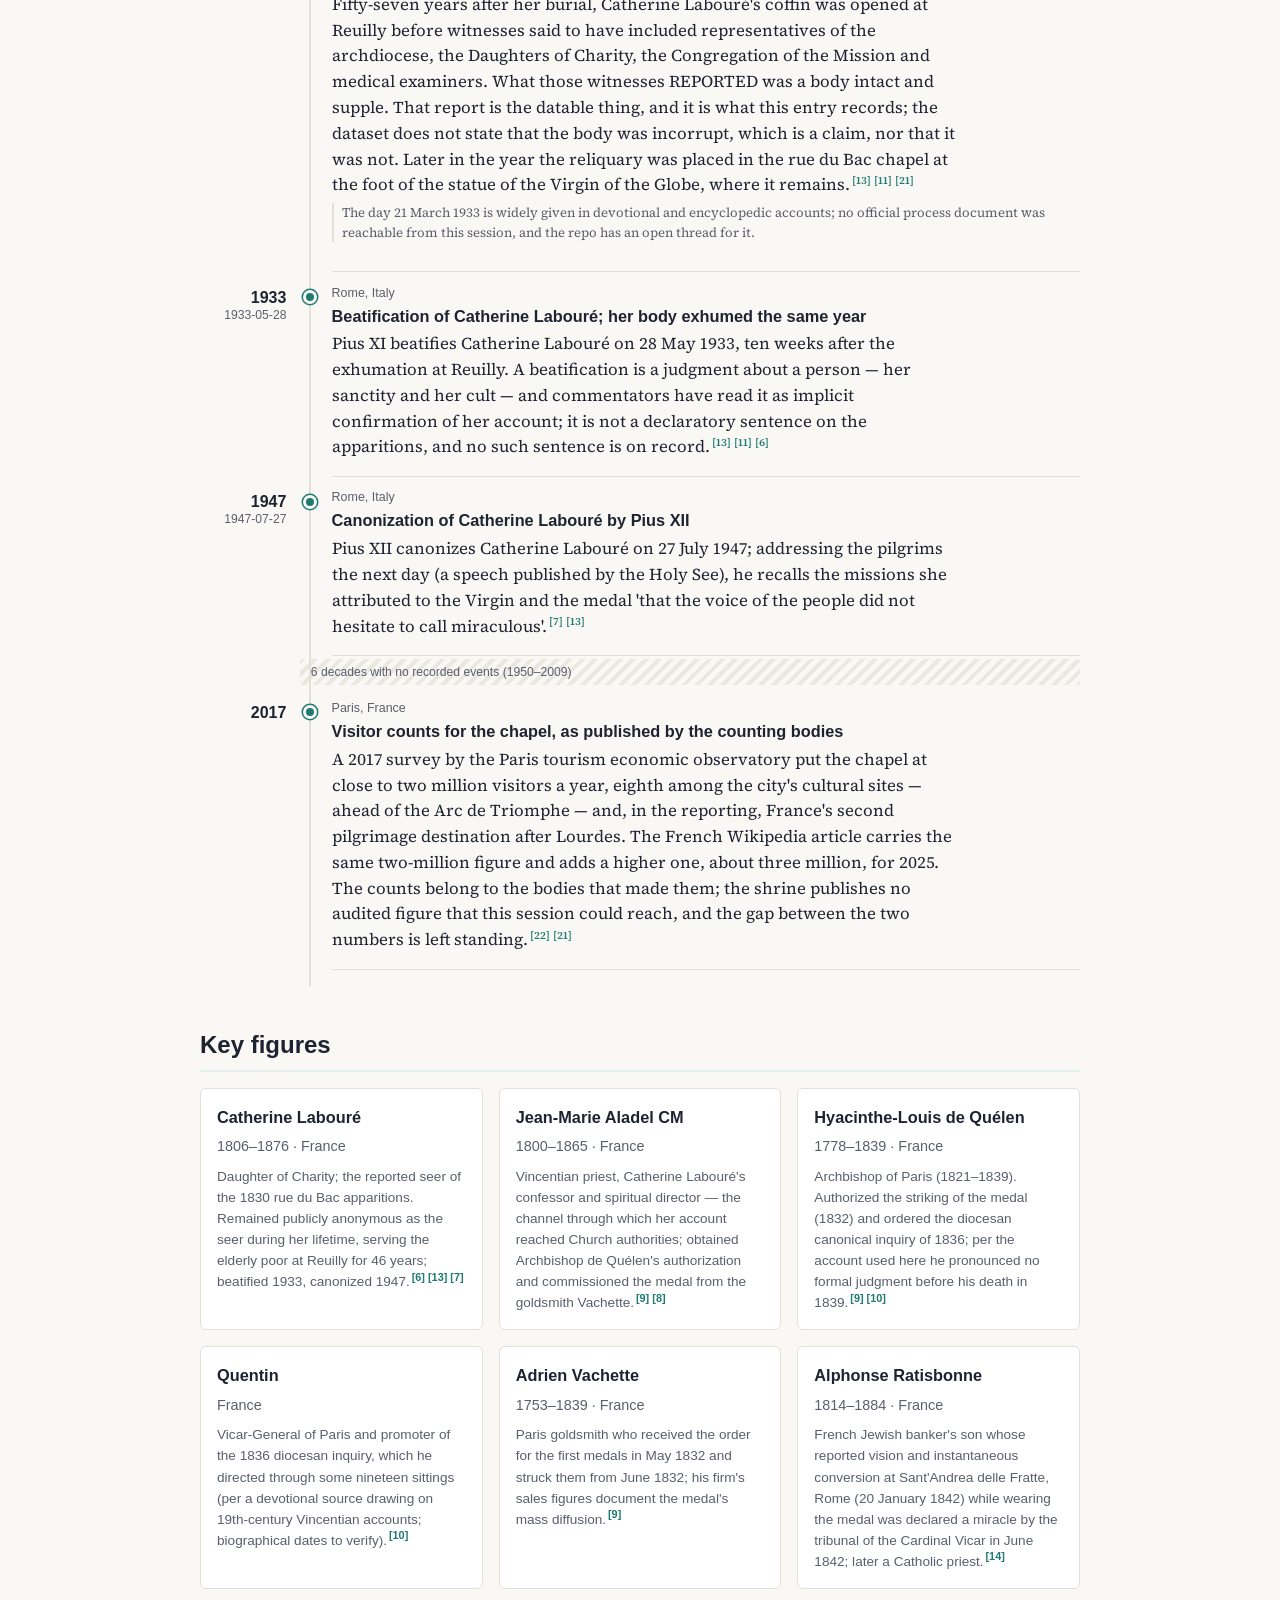
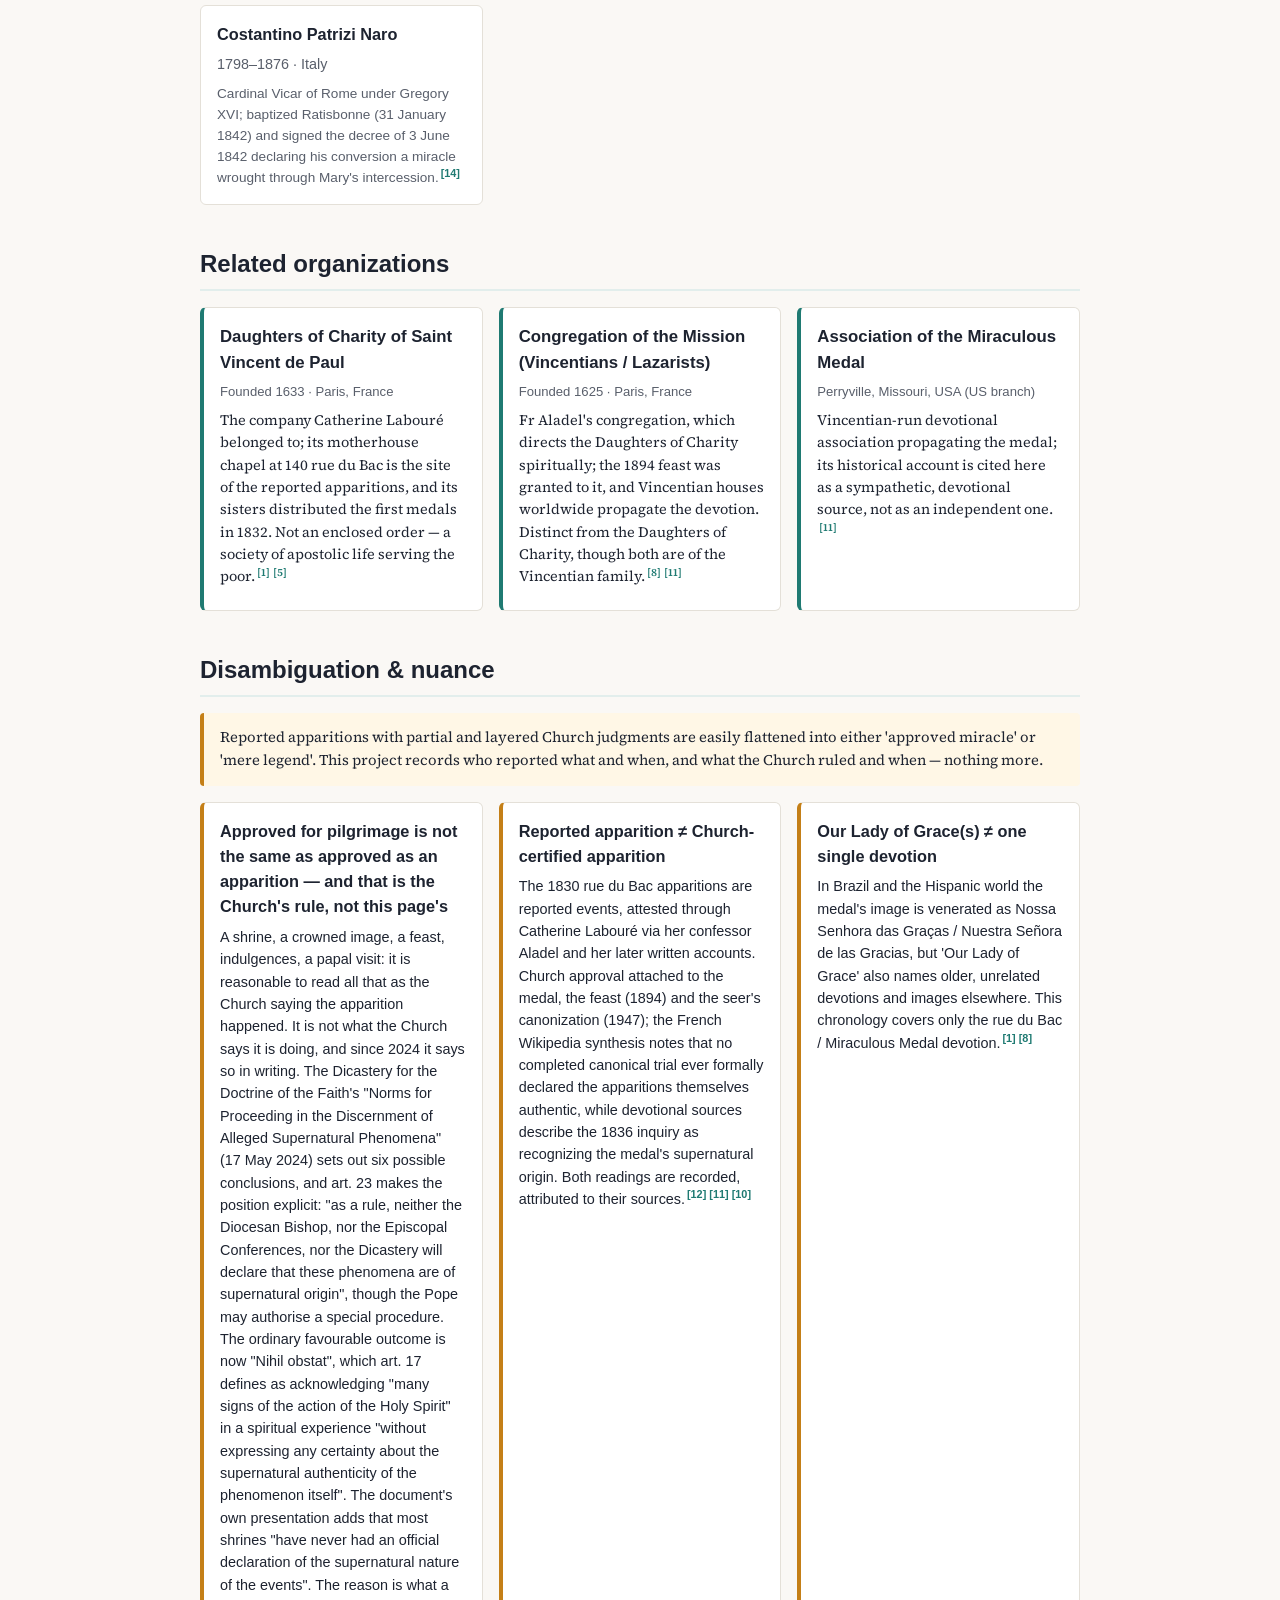
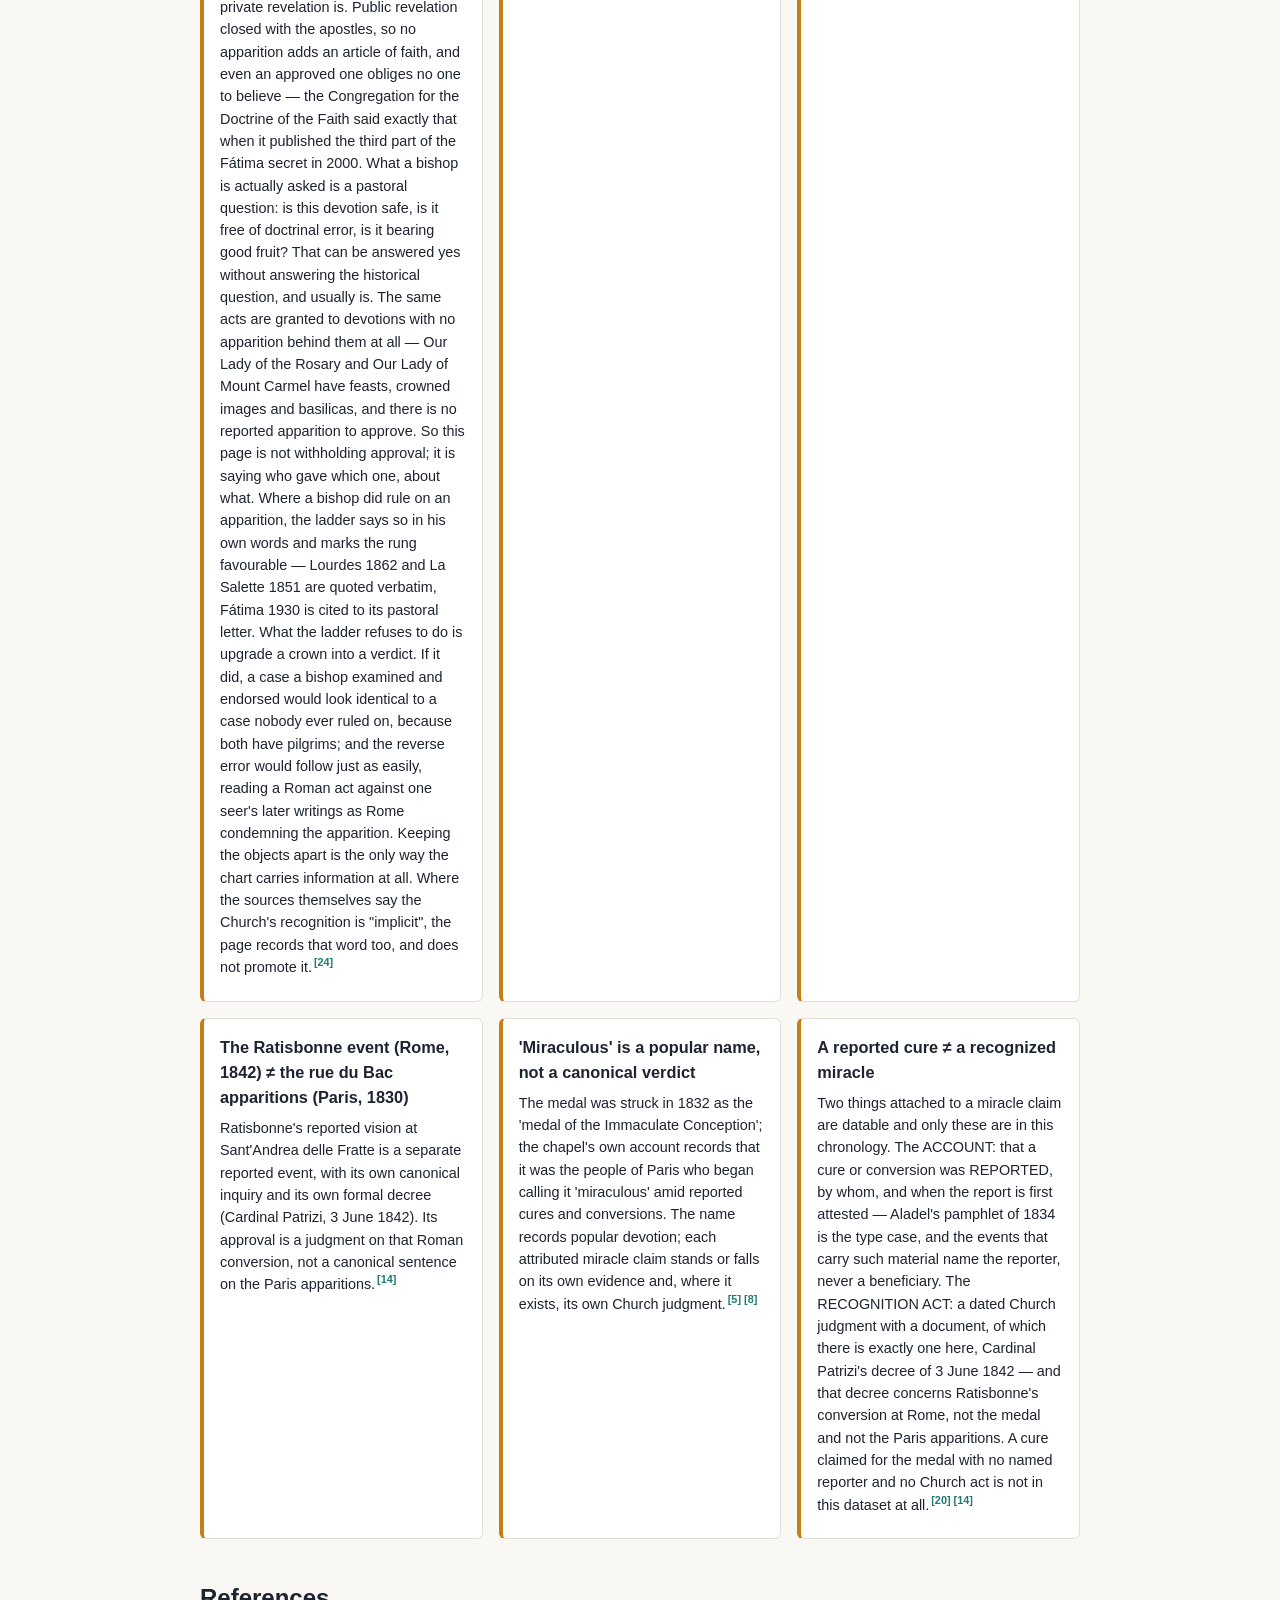
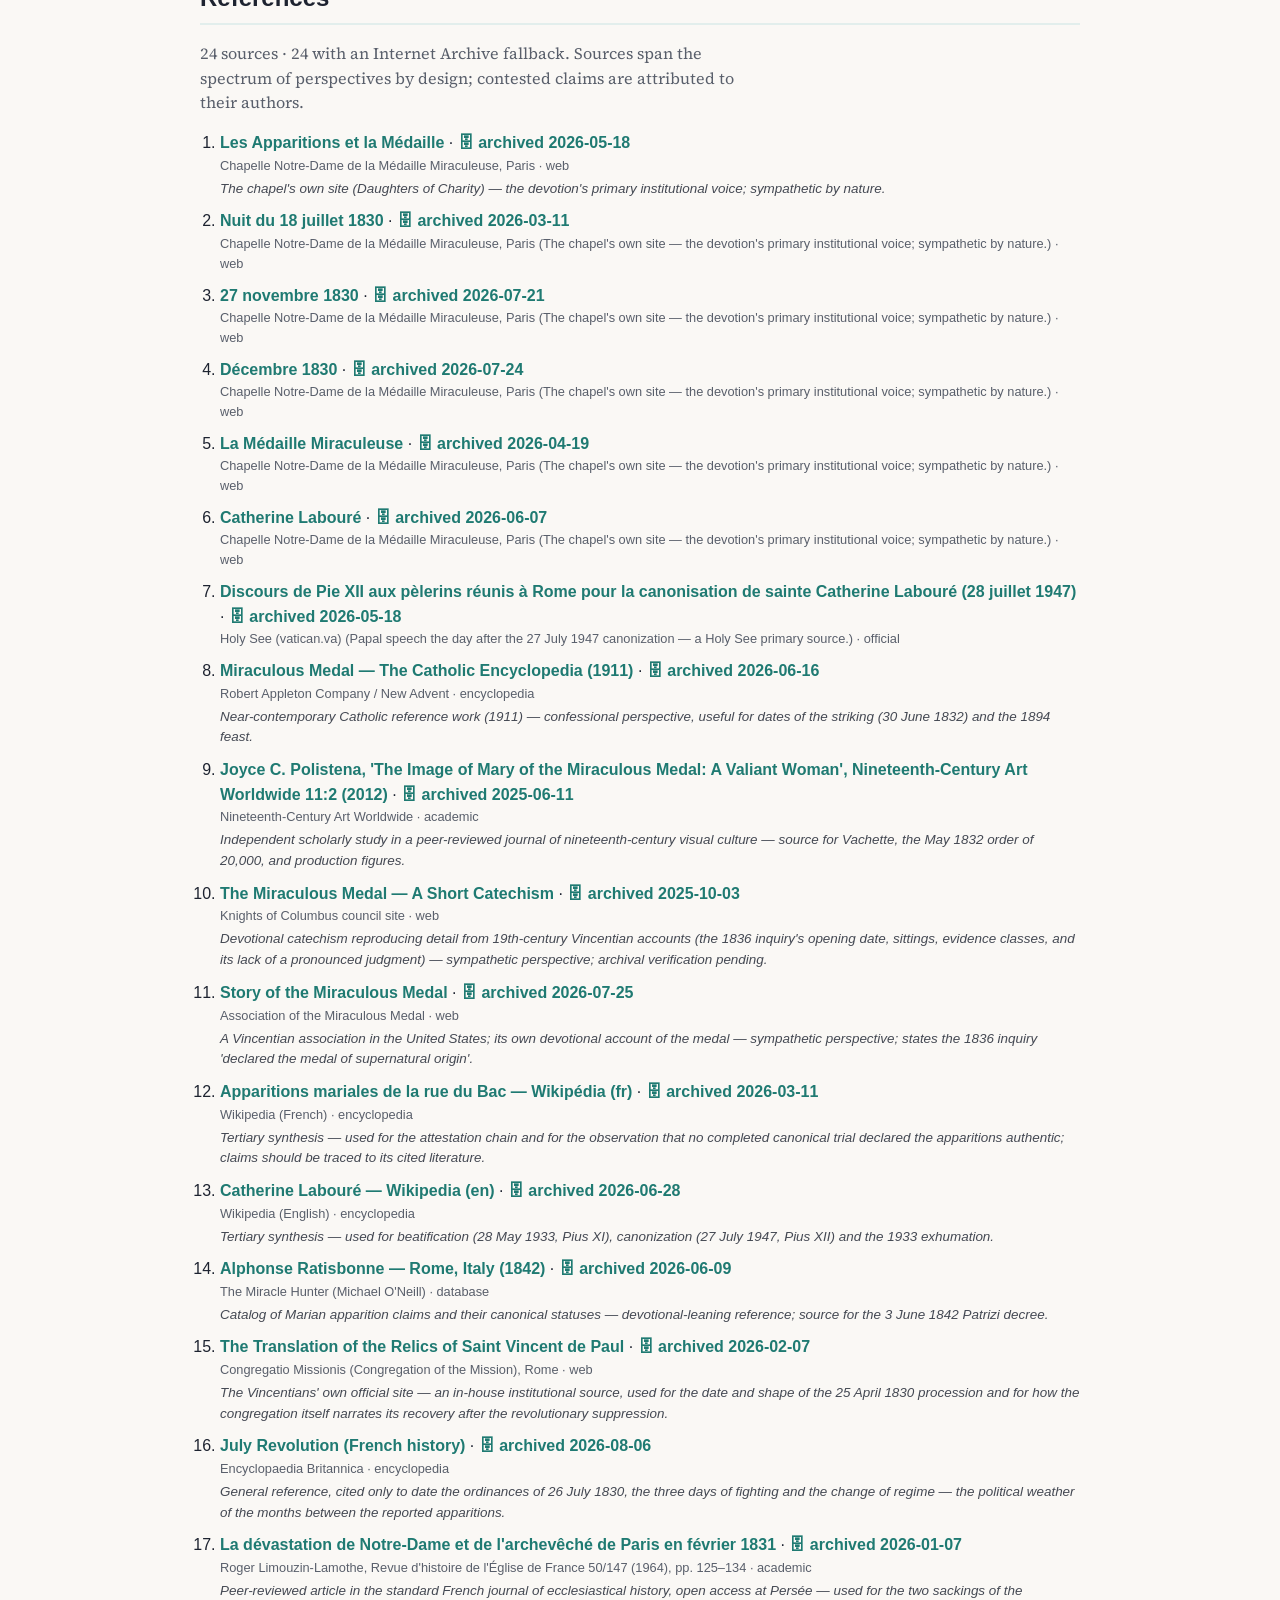
<file: docs/en/index.html>
<!DOCTYPE html>
<html lang="en">
<head>
  <meta charset="utf-8">
  <meta name="viewport" content="width=device-width, initial-scale=1">
  <title>Our Lady of Grace — the Miraculous Medal — Chronology</title>
  <meta name="description" content="An open, source-referenced chronology of the reported 1830 apparitions to Catherine Labouré at the Rue du Bac chapel in Paris: the July Revolution and the cholera epidemic around them, the Miraculous Medal and its diffusion, the graces reported for it, the seer’s lifelong anonymity, and the Church judgments on all of it.">
  <!-- Google tag (gtag.js) -->
  <script async src="https://www.googletagmanager.com/gtag/js?id=G-R9LV1QZHVE"></script>
  <script>
    window.dataLayer = window.dataLayer || [];
    function gtag(){dataLayer.push(arguments);}
    gtag('js', new Date());
    gtag('config', 'G-R9LV1QZHVE');
  </script>
  <link rel="stylesheet" href="../styles.css">
  <script src="../river.js" defer></script>
  <script src="../cite.js" defer data-label="Reference" data-all="All references"></script>
  <link rel="canonical" href="https://cronologia.github.io/gracas/en/">
  <link rel="alternate" hreflang="en" href="https://cronologia.github.io/gracas/en/">
  <link rel="alternate" hreflang="es" href="https://cronologia.github.io/gracas/es/">
  <link rel="alternate" hreflang="pt" href="https://cronologia.github.io/gracas/pt/">
  <link rel="alternate" hreflang="x-default" href="https://cronologia.github.io/gracas/">
  <meta property="og:type" content="website">
  <meta property="og:site_name" content="Our Lady of Grace — the Miraculous Medal — Chronology">
  <meta property="og:locale" content="en_US">
  <meta property="og:title" content="Our Lady of Grace — the Miraculous Medal — Chronology">
  <meta property="og:description" content="An open, source-referenced chronology of the reported 1830 apparitions to Catherine Labouré at the Rue du Bac chapel in Paris: the July Revolution and the cholera epidemic around them, the Miraculous Medal and its diffusion, the graces reported for it, the seer’s lifelong anonymity, and the Church judgments on all of it.">
  <meta property="og:url" content="https://cronologia.github.io/gracas/en/">
  <meta name="twitter:card" content="summary">
  <meta name="twitter:title" content="Our Lady of Grace — the Miraculous Medal — Chronology">
  <meta name="twitter:description" content="An open, source-referenced chronology of the reported 1830 apparitions to Catherine Labouré at the Rue du Bac chapel in Paris: the July Revolution and the cholera epidemic around them, the Miraculous Medal and its diffusion, the graces reported for it, the seer’s lifelong anonymity, and the Church judgments on all of it.">
  <script type="application/ld+json">
  {
    "@context": "https://schema.org",
    "@type": "WebSite",
    "name": "Our Lady of Grace — the Miraculous Medal — Chronology",
    "description": "An open, source-referenced chronology of the reported 1830 apparitions to Catherine Labouré at the Rue du Bac chapel in Paris: the July Revolution and the cholera epidemic around them, the Miraculous Medal and its diffusion, the graces reported for it, the seer’s lifelong anonymity, and the Church judgments on all of it.",
    "url": "https://cronologia.github.io/gracas/en/",
    "inLanguage": "en"
  }
  </script>
</head>
<body>
  <header class="site-header">
    <div class="wrap">
      <nav class="lang-switch" aria-label="Language"><span class="lang-current" aria-current="true">EN</span><a href="../es/" hreflang="es">ES</a><a href="../pt/" hreflang="pt">PT</a></nav>
      <h1>Our Lady of Grace — the Miraculous Medal — Chronology</h1>
      <p class="subtitle">Chronology of the reported Rue du Bac apparitions, the Miraculous Medal and the Paris they happened in (1806–2017)</p>
      <p class="lead">An open, source-referenced chronology of the reported 1830 apparitions to Catherine Labouré at the Rue du Bac chapel in Paris: the July Revolution and the cholera epidemic around them, the Miraculous Medal and its diffusion, the graces reported for it, the seer’s lifelong anonymity, and the Church judgments on all of it.</p>
      <p class="updated">Last updated: 2026-08-06</p>
    </div>
  </header>

  <nav class="site-nav">
    <div class="wrap">
      <a href="#about">About</a>
      <a href="#chronology">Chronology</a>
      <a href="#approval-ladder">How far the case went</a>
      <a href="#figures">Key figures</a>
      <a href="#organizations">Organizations</a>
      <a href="#disambiguation">Disambiguation</a>
      <a href="#references">References</a>
    </div>
  </nav>

  <main class="wrap">
    <section id="approval-ladder" class="viz">
      <h2>How far the case went</h2>
      <p class="section-intro">The Miraculous Medal is an approved devotion, and that is not the same as an approved apparition. Archbishop de Quélen authorised the medal in 1832; Leo XIII instituted its feast with a proper Office and Mass in 1894 and granted a canonical coronation in 1897; the seer was beatified in 1933 and canonized in 1947; the medal has been struck by the hundreds of millions with the Church&#39;s blessing for nearly two centuries. Anyone who says the medal is approved is right. What no authority has been found to have issued is a judgment on whether the apparitions Catherine Labouré reported in 1830 were supernatural. The diocesan inquiry of 1836 heard the case at one remove — she refused to appear and stayed anonymous until her death — and the accounts disagree on whether it concluded anything at all; the French Wikipedia synthesis says the apparitions have never been recognised as authentic at the end of a canonical process and calls the Church&#39;s recognition &quot;implicit&quot;, which concedes in the same breath that no explicit one exists. This ladder therefore looks emptier than the devotion&#39;s standing would suggest, and the gap between the two is the finding, not an oversight: each rung records one authority, what it did, when, and about WHICH object, and the page adds them up into nothing.</p>
      <figure class="approval-ladder">
        <div class="viz-scroll">
        <ol class="al-cascade">
          <li class="al-node al-not-reached" style="--al-step:0">
            <a href="#al-rung-1" class="al-node-link">
              <span class="al-num" aria-hidden="true">1</span>
              <span class="al-node-body">
                <span class="al-node-label">Local stage — no parish inquiry; the account ran through the confessor</span><span class="al-when">1830–1832</span>
                <span class="al-node-status"><span class="al-glyph" aria-hidden="true">·</span>The case did not reach this step</span>
              </span>
            </a>
          </li>
          <li class="al-node al-inconclusive" style="--al-step:1">
            <a href="#al-rung-2" class="al-node-link">
              <span class="al-num" aria-hidden="true">2</span>
              <span class="al-node-body">
                <span class="al-node-label">Diocesan inquiry of the archdiocese of Paris</span><span class="al-when">1836 — opened 16 February (date unverified), some nineteen sittings to July; lapsed 1839</span>
                <span class="al-node-status"><span class="al-glyph" aria-hidden="true">—</span>Investigated — no verdict issued</span>
              </span>
            </a>
          </li>
          <li class="al-node al-not-found" style="--al-step:2">
            <a href="#al-rung-3" class="al-node-link">
              <span class="al-num" aria-hidden="true">3</span>
              <span class="al-node-body">
                <span class="al-node-label">Rome — a ruling on the apparitions themselves</span>
                <span class="al-node-status"><span class="al-glyph" aria-hidden="true">·</span>No record found that this step took place</span>
              </span>
            </a>
          </li>
          <li class="al-node al-adjacent" style="--al-step:3">
            <a href="#al-rung-4" class="al-node-link">
              <span class="al-num" aria-hidden="true">4</span>
              <span class="al-node-body">
                <span class="al-node-label">Rome — the Ratisbonne conversion (Rome, 1842): a judgment on a different reported event</span><span class="al-when">3 June 1842</span>
                <span class="al-node-status"><span class="al-glyph" aria-hidden="true">◆</span>Church act on a related matter — not a ruling on the apparition</span>
              </span>
            </a>
          </li>
          <li class="al-node al-adjacent" style="--al-step:4">
            <a href="#al-rung-5" class="al-node-link">
              <span class="al-num" aria-hidden="true">5</span>
              <span class="al-node-body">
                <span class="al-node-label">Rome — the feast and the coronation: concessions to the devotion</span><span class="al-when">23 July 1894; coronation granted 1897</span>
                <span class="al-node-status"><span class="al-glyph" aria-hidden="true">◆</span>Church act on a related matter — not a ruling on the apparition</span>
              </span>
            </a>
          </li>
          <li class="al-node al-adjacent" style="--al-step:5">
            <a href="#al-rung-6" class="al-node-link">
              <span class="al-num" aria-hidden="true">6</span>
              <span class="al-node-body">
                <span class="al-node-label">Rome — the cause of Catherine Labouré: a judgment about a person, not about the apparitions</span><span class="al-when">beatified 28 May 1933; canonized 27 July 1947</span>
                <span class="al-node-status"><span class="al-glyph" aria-hidden="true">◆</span>Church act on a related matter — not a ruling on the apparition</span>
              </span>
            </a>
          </li>
        </ol>
        </div>
        <figcaption>One rung per authority. &quot;No ruling found&quot; is a statement about the evidence, not about the case.</figcaption>
      </figure>
      <details class="al-details">
        <summary>Step by step, with the documents</summary>
        <div class="al-tablist" hidden aria-label="How far the case went">
            <button type="button" class="al-tab" data-al-panel="al-rung-1"><span class="al-glyph" aria-hidden="true">·</span>Local stage — no parish inquiry; the account ran through the confessor</button>
            <button type="button" class="al-tab" data-al-panel="al-rung-2"><span class="al-glyph" aria-hidden="true">—</span>Diocesan inquiry of the archdiocese of Paris</button>
            <button type="button" class="al-tab" data-al-panel="al-rung-3"><span class="al-glyph" aria-hidden="true">·</span>Rome — a ruling on the apparitions themselves</button>
            <button type="button" class="al-tab" data-al-panel="al-rung-4"><span class="al-glyph" aria-hidden="true">◆</span>Rome — the Ratisbonne conversion (Rome, 1842): a judgment on a different reported event</button>
            <button type="button" class="al-tab" data-al-panel="al-rung-5"><span class="al-glyph" aria-hidden="true">◆</span>Rome — the feast and the coronation: concessions to the devotion</button>
            <button type="button" class="al-tab" data-al-panel="al-rung-6"><span class="al-glyph" aria-hidden="true">◆</span>Rome — the cause of Catherine Labouré: a judgment about a person, not about the apparitions</button>
        </div>
        <div class="al-panels">
          <section id="al-rung-1" class="al-panel al-not-reached">
            <h3 class="al-panel-title">Local stage — no parish inquiry; the account ran through the confessor <span class="al-when">1830–1832</span></h3>
            <p class="al-status"><span class="al-glyph" aria-hidden="true">·</span>The case did not reach this step</p>
<p class="al-who">Jean-Marie Aladel CM, Catherine Labouré&#39;s confessor and spiritual director</p><p class="al-outcome">There was no local or parish investigation to reach. Catherine Labouré reported the apparitions to Aladel in spiritual direction and insisted on remaining anonymous as the seer; Aladel, who at first doubted her, was the sole channel by which the account reached authority, and after about two years he took it not to a local inquiry but directly to the archbishop of Paris, obtaining his authorization to strike the medal in 1832. Every later stage therefore examined the account at one remove, through the confessor, and never the seer herself.</p><p class="al-nodoc">Searched the sources used here — the chapel&#39;s own histories of Catherine Labouré and of the medal, the 1911 Catholic Encyclopedia article, Polistena&#39;s 2012 scholarly study and the French Wikipedia synthesis — for any parish-level or locally appointed investigation before 1836. None records one, and each describes the same route: confessor to archbishop. What the 1911 Catholic Encyclopedia calls a &#39;careful investigation&#39; is Aladel&#39;s own private testing of the account (&#39;After careful investigation, M. Aladel, the spiritual director of Sister Catherine, obtained the approval of Mgr. de Quelen&#39;), not a canonical proceeding. Recorded as a step the case did not take, on that positive account of the route, rather than as a gap in the record; no source consulted states in so many words that no local inquiry was held.</p>            <p class="al-cites"><sup class="cite"><a href="#ref-6" title="Reference 6">[6]</a> <a href="#ref-5" title="Reference 5">[5]</a> <a href="#ref-8" title="Reference 8">[8]</a> <a href="#ref-9" title="Reference 9">[9]</a> <a href="#ref-12" title="Reference 12">[12]</a></sup></p>
          </section>
          <section id="al-rung-2" class="al-panel al-inconclusive">
            <h3 class="al-panel-title">Diocesan inquiry of the archdiocese of Paris <span class="al-when">1836 — opened 16 February (date unverified), some nineteen sittings to July; lapsed 1839</span></h3>
            <p class="al-status"><span class="al-glyph" aria-hidden="true">—</span>Investigated — no verdict issued</p>
<p class="al-who">Archbishop Hyacinthe-Louis de Quélen, through Vicar-General Quentin as promoter</p><p class="al-outcome">What this inquiry examined was the medal, its diffusion and the credibility of an account it could not hear at first hand — not the supernatural character of the apparitions, and it never publicly identified the seer. Per the detailed account used here it admitted five classes of proof: Catherine Labouré&#39;s trustworthiness (attested through Fr Aladel, since she refused to appear before the promoter and stayed anonymous), her director&#39;s prudence, the theological soundness of the reported vision, the medal&#39;s extraordinary circulation, and documented cures and conversions. The findings were favourable, but no judgment followed — &#39;the ecclesiastical authority did not pronounce judgment; we know not why the inquiry did not receive the sanction to which it apparently led&#39; — and the proceedings were abandoned at de Quélen&#39;s death in 1839. The Association of the Miraculous Medal, a Vincentian devotional body, characterises the outcome far more strongly: &#39;a canonical inquiry undertaken in Paris declared that the medal was of supernatural origin, and that the wonders worked through it were genuine&#39;. That is the association&#39;s wording, from a source labelled here as sympathetic, and no decree is produced for it; this rung records what the inquiry examined and that it issued no verdict, and leaves the stronger reading attributed to the body that makes it. Two accounts of how that inquiry ended are in circulation and they do not agree. The detailed nineteenth-century narrative used here says no judgment followed at all. The English Wikipedia article says the opposite — that the court &quot;extolled her character and virtue&quot;, &quot;placed wholehearted credence in her visions&quot;, and reached &quot;two important conclusions: that the Medal was of supernatural origin, and that the wonders worked through it were genuine&quot;. Note what even the stronger version does and does not say: its object is the MEDAL and the wonders worked through it, not the apparitions, and the same article nowhere states that the apparitions were approved. The disagreement is over whether conclusions were issued at all; it is recorded and not resolved, and settling it needs the proceedings themselves, which the sources say were lost or never published and which the diocesan archives of Paris would hold if anything does.</p>            <p class="al-cites"><sup class="cite"><a href="#ref-10" title="Reference 10">[10]</a> <a href="#ref-11" title="Reference 11">[11]</a> <a href="#ref-12" title="Reference 12">[12]</a> <a href="#ref-23" title="Reference 23">[23]</a></sup></p>
          </section>
          <section id="al-rung-3" class="al-panel al-not-found">
            <h3 class="al-panel-title">Rome — a ruling on the apparitions themselves</h3>
            <p class="al-status"><span class="al-glyph" aria-hidden="true">·</span>No record found that this step took place</p>
<p class="al-nodoc">No Roman act ruling on the supernatural character of the 1830 rue du Bac apparitions was located. Searched: the 1911 Catholic Encyclopedia article on the Miraculous Medal, which records the 1832 archiepiscopal authorization and the 1894 feast and no such decree; the chapel&#39;s own history pages; the Miracle Hunter catalogue of Marian apparition claims and their canonical statuses; and the French Wikipedia synthesis, which states positively that the apparitions &#39;n&#39;ont jamais été reconnues authentiques par l&#39;Église catholique au terme d&#39;un procès canonique&#39; and calls the Church&#39;s recognition &#39;implicite&#39;. Recorded as not located rather than as settled: the search covered published secondary and reference literature only, and the diocesan archives of Paris and the Vincentian archives have not been consulted.</p>            <p class="al-cites"><sup class="cite"><a href="#ref-12" title="Reference 12">[12]</a> <a href="#ref-8" title="Reference 8">[8]</a></sup></p>
          </section>
          <section id="al-rung-4" class="al-panel al-adjacent">
            <h3 class="al-panel-title">Rome — the Ratisbonne conversion (Rome, 1842): a judgment on a different reported event <span class="al-when">3 June 1842</span></h3>
            <p class="al-status"><span class="al-glyph" aria-hidden="true">◆</span>Church act on a related matter — not a ruling on the apparition</p>
<p class="al-who">Tribunal of the Cardinal Vicar; Cardinal Costantino Patrizi, Vicar-General of Gregory XVI</p><p class="al-outcome">The one completed canonical trial in this dossier judged something else, in another city, twelve years later. Alphonse Ratisbonne reported a vision of the Virgin &#39;as on the medal&#39; at Sant&#39;Andrea delle Fratte in Rome on 20 January 1842 while wearing a Miraculous Medal; after a canonical process, Patrizi&#39;s decree of 3 June 1842 declared his instantaneous conversion a true and outstanding miracle wrought by God through the intercession of the Blessed Virgin. It is a judgment on that Roman event of 1842 and on nothing else. It says nothing about what Catherine Labouré reported seeing in Paris in 1830, and devotional literature that cites it as Rome&#39;s approval of the rue du Bac account is moving a verdict from one object to another.</p>            <p class="al-cites"><sup class="cite"><a href="#ref-14" title="Reference 14">[14]</a></sup></p>
          </section>
          <section id="al-rung-5" class="al-panel al-adjacent">
            <h3 class="al-panel-title">Rome — the feast and the coronation: concessions to the devotion <span class="al-when">23 July 1894; coronation granted 1897</span></h3>
            <p class="al-status"><span class="al-glyph" aria-hidden="true">◆</span>Church act on a related matter — not a ruling on the apparition</p>
<p class="al-who">Leo XIII, after examination of the facts by the Sacred Congregation of Rites</p><p class="al-outcome">Leo XIII instituted a feast, with a special Office and Mass, of the Manifestation of the Immaculate Virgin under the title of the Miraculous Medal, to be celebrated yearly on 27 November. A feast is a liturgical concession: it authorises public worship under a title and settles that the cult may be celebrated. It is not a finding of fact about the 1830 apparitions, and the act carries no declaration about them. The French Wikipedia synthesis groups it with the seer&#39;s canonization as &#39;implicit&#39; recognition — a description that concedes, in the same breath, that no explicit one exists. Three years later Leo XIII granted a canonical coronation of the statue &quot;of the Immaculate Conception, known as the Miraculous Medal&quot; — the highest honour the Holy See pays an image, and still an honour paid to an image. Between the two acts, the Holy See had authorised public worship under the title and crowned the figure, without at any point saying what happened in the chapel in 1830.</p>            <p class="al-cites"><sup class="cite"><a href="#ref-8" title="Reference 8">[8]</a> <a href="#ref-12" title="Reference 12">[12]</a> <a href="#ref-23" title="Reference 23">[23]</a></sup></p>
          </section>
          <section id="al-rung-6" class="al-panel al-adjacent">
            <h3 class="al-panel-title">Rome — the cause of Catherine Labouré: a judgment about a person, not about the apparitions <span class="al-when">beatified 28 May 1933; canonized 27 July 1947</span></h3>
            <p class="al-status"><span class="al-glyph" aria-hidden="true">◆</span>Church act on a related matter — not a ruling on the apparition</p>
<p class="al-who">Pius XI (beatification); Pius XII (canonization)</p><p class="al-outcome">A cause of canonization judges a candidate&#39;s holiness of life and the miracles attributed to her intercession after death. Pius XI beatified Catherine Labouré on 28 May 1933 and Pius XII canonized her on 27 July 1947. Addressing the pilgrims the next day, Pius XII recalled the missions she attributed to the Virgin and spoke of the medal &#39;that the voice of the people did not hesitate to call miraculous&#39; — attributing the name to the people, not to the Church. Declaring the seer a saint establishes that she is held to be one; it is not a ruling that what she reported seeing took place, and the two questions were never joined in a single proceeding.</p>            <p class="al-cites"><sup class="cite"><a href="#ref-13" title="Reference 13">[13]</a> <a href="#ref-7" title="Reference 7">[7]</a></sup></p>
          </section>
        </div>
      </details>
      <script>(function () {
        var s = document.currentScript.closest('section');
        var det = s.querySelector('.al-details');
        var list = s.querySelector('.al-tablist');
        var tabs = [].slice.call(s.querySelectorAll('.al-tab'));
        var panels = [].slice.call(s.querySelectorAll('.al-panel'));
        if (!det || !tabs.length || tabs.length !== panels.length) return;
        list.hidden = false;
        list.setAttribute('role', 'tablist');
        function select(id, focus) {
          tabs.forEach(function (b, i) {
            var on = b.getAttribute('data-al-panel') === id;
            b.setAttribute('aria-selected', on ? 'true' : 'false');
            b.setAttribute('tabindex', on ? '0' : '-1');
            panels[i].hidden = !on;
            if (on && focus) b.focus();
          });
        }
        tabs.forEach(function (b, i) {
          b.setAttribute('role', 'tab');
          b.id = b.getAttribute('data-al-panel') + '-tab';
          panels[i].setAttribute('role', 'tabpanel');
          panels[i].setAttribute('aria-labelledby', b.id);
          panels[i].tabIndex = 0;
          b.addEventListener('click', function () { select(b.getAttribute('data-al-panel'), false); });
          b.addEventListener('keydown', function (e) {
            var d = e.key === 'ArrowRight' ? 1 : e.key === 'ArrowLeft' ? -1 : 0;
            if (!d) return;
            e.preventDefault();
            var n = (i + d + tabs.length) % tabs.length;
            select(tabs[n].getAttribute('data-al-panel'), true);
          });
        });
        // A cascade node opens the disclosure and selects its panel, instead of
        // jumping the page to a fragment inside a collapsed <details>.
        [].slice.call(s.querySelectorAll('.al-node-link')).forEach(function (a) {
          a.addEventListener('click', function (e) {
            e.preventDefault();
            det.open = true;
            select(a.getAttribute('href').slice(1), true);
          });
        });
        select(tabs[0].getAttribute('data-al-panel'), false);
      })();</script>
    </section>

    <section id="about">
      <h2>About</h2>
      <p class="notice">Work-in-progress dataset compiled from public sources (see references). The apparitions are recorded as REPORTED events: the dataset states who reported what and when, and what Church authorities ruled and when — it never asserts the supernatural claim as fact. Events around 1830 that are not part of the account — the July Revolution, the sacking of the archbishopric, the 1832 cholera epidemic, the state of the Vincentian houses — are CONTEXT for the Paris this happened in, and are offered neither as explanation nor as corroboration. Reported graces are handled the same way: the datable thing is the ACCOUNT, that a cure or conversion was reported and printed, by whom and when — Aladel&#39;s pamphlet of 1834 above all — or the RECOGNITION ACT, of which there is one here, Cardinal Patrizi&#39;s decree of 3 June 1842 on a different event in Rome. No cure is recorded as having happened; the reported incorruption of the body in 1933 is recorded as what witnesses reported, not as a finding. &#39;Miraculous&#39; is the name Parisians gave the medal, recorded as a popular attribution and never adopted as this dataset&#39;s own. Diffusion and attendance figures are attributed to whoever publishes them and left unreconciled where they disagree. Contested claims are attributed to their authors; dates not yet verified against a primary source are flagged with a ? mark. Corrections against primary sources are welcome.</p>
      <dl class="facts">
        <dt>What it is</dt>
        <dd>A series of Marian apparitions reported by Catherine Labouré, then a novice of the Daughters of Charity, at the chapel of the motherhouse at 140 rue du Bac, Paris, between July and December 1830 — and the devotional medal (popularly the &#39;Miraculous Medal&#39;) struck in 1832 on the basis of her account. In Portuguese and Spanish the image on the medal is widely venerated as Nossa Senhora das Graças / Nuestra Señora de las Gracias (Our Lady of Grace).<sup class="cite"><a href="#ref-1" title="Reference 1">[1]</a> <a href="#ref-8" title="Reference 8">[8]</a></sup></dd>
        <dt>Attestation chain</dt>
        <dd>The account of the apparitions rests on Catherine Labouré&#39;s testimony as relayed by her confessor Jean-Marie Aladel CM, and on her own later written accounts. She remained publicly anonymous as the seer during her lifetime and refused to appear before the 1836 diocesan inquiry; her identity became generally known only around her death in 1876.<sup class="cite"><a href="#ref-12" title="Reference 12">[12]</a> <a href="#ref-6" title="Reference 6">[6]</a> <a href="#ref-10" title="Reference 10">[10]</a></sup></dd>
        <dt>Church approval status</dt>
        <dd>Approval attached primarily to the medal and its cult, not to a formal declaratory sentence on the apparitions: Archbishop de Quélen of Paris authorized the medal (struck June 1832); his 1836 diocesan inquiry gathered favorable evidence; Leo XIII instituted a liturgical feast (27 November) in 1894; Pius XII canonized Catherine Labouré in 1947. The French Wikipedia synthesis notes the apparitions were never declared authentic at the close of a completed canonical trial, while devotional accounts state the 1836 inquiry pronounced the medal of supernatural origin — this dataset records both readings (see the 1836 event).<sup class="cite"><a href="#ref-12" title="Reference 12">[12]</a> <a href="#ref-10" title="Reference 10">[10]</a> <a href="#ref-11" title="Reference 11">[11]</a> <a href="#ref-8" title="Reference 8">[8]</a></sup></dd>
        <dt>Place</dt>
        <dd>Chapel of Our Lady of the Miraculous Medal, motherhouse of the Daughters of Charity, 140 rue du Bac, 7th arrondissement, Paris.<sup class="cite"><a href="#ref-1" title="Reference 1">[1]</a></sup></dd>
        <dt>Feast</dt>
        <dd>27 November — feast of the Manifestation of the Immaculate Virgin under the title of the Miraculous Medal, instituted by Leo XIII on 23 July 1894.<sup class="cite"><a href="#ref-8" title="Reference 8">[8]</a></sup></dd>
        <dt>Reported graces</dt>
        <dd>Cures and conversions were claimed for the medal from the beginning, and they are what carried it: Aladel&#39;s pamphlet of August 1834 put them into print, anonymously, and Parisians renamed the medal &#39;miraculous&#39; on the strength of them. This dataset records the CLAIMING — who reported, who printed, and when — and never that a cure happened. Exactly one recognition act is on this record, and it belongs to a different event in a different city: Cardinal Patrizi&#39;s decree of 3 June 1842 on the conversion of Alphonse Ratisbonne at Rome. No cure attributed to the medal at Paris carries a Church judgment of its own, and none is asserted here.<sup class="cite"><a href="#ref-20" title="Reference 20">[20]</a> <a href="#ref-5" title="Reference 5">[5]</a> <a href="#ref-14" title="Reference 14">[14]</a></sup></dd>
        <dt>Diffusion and attendance, as counted</dt>
        <dd>The numbers in this dataset are always somebody&#39;s numbers. Medal diffusion: over 500,000 by 1834 and over a million by 1835 per the chapel&#39;s own account; over ten million within seven years and a thousand million by 1876 per the historian Yves Chiron as cited by the French Wikipedia; some twenty million in 1837 alone per Polistena&#39;s study. Chapel attendance: close to two million a year in a 2017 Paris tourism observatory survey, about three million for 2025 per the French Wikipedia. Nothing here is reconciled, because the counters do not reconcile it.<sup class="cite"><a href="#ref-5" title="Reference 5">[5]</a> <a href="#ref-19" title="Reference 19">[19]</a> <a href="#ref-9" title="Reference 9">[9]</a> <a href="#ref-22" title="Reference 22">[22]</a> <a href="#ref-21" title="Reference 21">[21]</a></sup></dd>
      </dl>
    </section>

    <section id="chronology" class="river">
      <h2>Chronology</h2>
      <p class="section-intro">Key events in chronological order. A <span class="flag">?</span> flag marks
      dates not yet verified against a primary source.</p>
      <div class="rv-bar">
        <div class="rv-controls" role="group" aria-label="Filter the chronology" hidden>
          <label class="rv-chip rv-firm"><input type="checkbox" data-firm><span class="rv-sw"></span>Firm dates only</label>
          <label class="rv-find">Find <input type="search" autocomplete="off"></label>
          <p class="rv-status" aria-live="polite" data-all="all {n} events" data-some="{n} of {total} events shown" data-reading="Reading"></p>
        </div>
        <svg class="rv-ribbon" viewBox="-4 0 1008 29" preserveAspectRatio="xMinYMid meet" role="img" aria-label="Overview of all 25 events; long gaps in the record are drawn as breaks">
          <rect class="rv-row" x="0" y="2" width="1000" height="9"/><rect class="rv-brk" x="110" y="2" width="4" height="9"><title>2 decades with no recorded events (1810–1829)</title></rect><rect class="rv-brk" x="334" y="2" width="4" height="9"><title>2 decades with no recorded events (1850–1869)</title></rect><rect class="rv-brk" x="662" y="2" width="4" height="9"><title>3 decades with no recorded events (1900–1929)</title></rect><rect class="rv-brk" x="886" y="2" width="4" height="9"><title>6 decades with no recorded events (1950–2009)</title></rect>
          <line class="rv-tick rv-l0" data-i="0" x1="67.6" x2="67.6" y1="3.5" y2="9.5"/><line class="rv-tick rv-l0 rv-u" data-i="1" x1="125.2" x2="125.2" y1="3.5" y2="9.5"/><line class="rv-tick rv-l0" data-i="2" x1="125.2" x2="125.2" y1="3.5" y2="9.5"/><line class="rv-tick rv-l0" data-i="3" x1="125.2" x2="125.2" y1="3.5" y2="9.5"/><line class="rv-tick rv-l0" data-i="4" x1="125.2" x2="125.2" y1="3.5" y2="9.5"/><line class="rv-tick rv-l0" data-i="5" x1="125.2" x2="125.2" y1="3.5" y2="9.5"/><line class="rv-tick rv-l0 rv-u" data-i="6" x1="125.2" x2="125.2" y1="3.5" y2="9.5"/><line class="rv-tick rv-l0 rv-u" data-i="7" x1="135.6" x2="135.6" y1="3.5" y2="9.5"/><line class="rv-tick rv-l0" data-i="8" x1="135.6" x2="135.6" y1="3.5" y2="9.5"/><line class="rv-tick rv-l0" data-i="9" x1="146" x2="146" y1="3.5" y2="9.5"/><line class="rv-tick rv-l0" data-i="10" x1="146" x2="146" y1="3.5" y2="9.5"/><line class="rv-tick rv-l0 rv-u" data-i="11" x1="166.8" x2="166.8" y1="3.5" y2="9.5"/><line class="rv-tick rv-l0 rv-u" data-i="12" x1="177.2" x2="177.2" y1="3.5" y2="9.5"/><line class="rv-tick rv-l0 rv-u" data-i="13" x1="187.6" x2="187.6" y1="3.5" y2="9.5"/><line class="rv-tick rv-l0" data-i="14" x1="250" x2="250" y1="3.5" y2="9.5"/><line class="rv-tick rv-l0" data-i="15" x1="250" x2="250" y1="3.5" y2="9.5"/><line class="rv-tick rv-l0 rv-u" data-i="16" x1="322.8" x2="322.8" y1="3.5" y2="9.5"/><line class="rv-tick rv-l0" data-i="17" x1="411.6" x2="411.6" y1="3.5" y2="9.5"/><line class="rv-tick rv-l0" data-i="18" x1="598.8" x2="598.8" y1="3.5" y2="9.5"/><line class="rv-tick rv-l0 rv-u" data-i="19" x1="630" x2="630" y1="3.5" y2="9.5"/><line class="rv-tick rv-l0 rv-u" data-i="20" x1="677.2" x2="677.2" y1="3.5" y2="9.5"/><line class="rv-tick rv-l0 rv-u" data-i="21" x1="708.4" x2="708.4" y1="3.5" y2="9.5"/><line class="rv-tick rv-l0" data-i="22" x1="708.4" x2="708.4" y1="3.5" y2="9.5"/><line class="rv-tick rv-l0" data-i="23" x1="854" x2="854" y1="3.5" y2="9.5"/><line class="rv-tick rv-l0" data-i="24" x1="974" x2="974" y1="3.5" y2="9.5"/>
          <text class="rv-axis" x="0" y="26" text-anchor="start">1806</text><text class="rv-axis" x="120" y="26" text-anchor="start">1830</text><text class="rv-axis" x="328" y="26" text-anchor="end">1849</text><text class="rv-axis" x="344" y="26" text-anchor="start">1876</text><text class="rv-axis" x="656" y="26" text-anchor="end">1897</text><text class="rv-axis" x="672" y="26" text-anchor="start">1930</text><text class="rv-axis" x="880" y="26" text-anchor="end">1947</text><text class="rv-axis" x="896" y="26" text-anchor="start">2017</text><rect class="rv-win" x="0" y="0" width="0" height="13"/>
        </svg>
      </div>
      <ol class="rv-list" style="--lanes:1">
        <li class="rv-e" id="decade-1800" data-i="0" data-lanes="" data-decade="1800s">
          <div class="rv-year">1806<small>1806-05-02</small></div>
          <div class="rv-node" aria-hidden="true"><i class="rv-l0" style="--k:0"></i></div>
          <div class="rv-card">
            <p class="rv-kick"><span>Fain-lès-Moutiers, France</span></p>
            <h3>Birth of Catherine Labouré</h3>
            <p class="rv-text">Catherine Labouré is born into a farming family in Burgundy, ninth of eleven children.<sup class="cite"><a href="#ref-6" title="Reference 6">[6]</a> <a href="#ref-13" title="Reference 13">[13]</a></sup></p>
          </div>
        </li>
        <li class="rv-gap"><span>2 decades with no recorded events (1810–1829)</span></li>
        <li class="rv-e rv-u" id="decade-1830" data-i="1" data-lanes="" data-decade="1830s">
          <div class="rv-year">1830<small>1830-04-21</small> <span class="flag" title="Date not yet verified against a primary source">?</span></div>
          <div class="rv-node" aria-hidden="true"><i class="rv-l0" style="--k:0"></i></div>
          <div class="rv-card">
            <p class="rv-kick"><span>Paris, France</span></p>
            <h3>Catherine Labouré enters the seminary of the Daughters of Charity at the rue du Bac</h3>
            <p class="rv-text">Having begun her postulancy at Châtillon-sur-Seine in January 1830, Catherine arrives about three months later at the seminary (novitiate) of the motherhouse, 140 rue du Bac, Paris — a house the Daughters of Charity had occupied since 1813 and whose chapel had been consecrated on 6 August 1815, the company itself having been suppressed in the Revolution and re-established under the Empire. She was one of several hundred sisters in the novitiate; the English Wikipedia dates her entry 21 April 1830, four days before the translation of St Vincent de Paul&#39;s relics.<sup class="cite"><a href="#ref-6" title="Reference 6">[6]</a> <a href="#ref-13" title="Reference 13">[13]</a> <a href="#ref-21" title="Reference 21">[21]</a></sup></p>
            <p class="date-note">The chapel&#39;s account gives the sequence (&#39;three months after January 1830&#39;) but no day; the English Wikipedia gives 21 April 1830 for the start of the novitiate. The day is recorded from the tertiary source and stays flagged.</p>
          </div>
        </li>
        <li class="rv-e" data-i="2" data-lanes="" data-decade="1830s">
          <div class="rv-year">1830<small>1830-04-25</small></div>
          <div class="rv-node" aria-hidden="true"><i class="rv-l0" style="--k:0"></i></div>
          <div class="rv-card">
            <p class="rv-kick"><span>Paris, France</span></p>
            <h3>The relics of St Vincent de Paul are translated to the rue de Sèvres</h3>
            <p class="rv-text">A great procession carried the relics of St Vincent de Paul from Notre-Dame to the church of the Congregation of the Mission on the rue de Sèvres, with the archbishop, royal authorities, religious communities and the poor of Paris; Charles X attended. Vincent&#39;s tomb had been desecrated in the Revolution and his body hidden, and both Vincentian bodies — the Congregation of the Mission and the Daughters of Charity — had been suppressed and re-established: the translation is the moment the family&#39;s public standing was restored, four days after Catherine Labouré entered the novitiate down the road. Catherine is reported to have described a vision of the saint&#39;s heart in these days; that report reaches us through her confessor and her own later writings, and is recorded here as a report and not as an occurrence.<sup class="cite"><a href="#ref-15" title="Reference 15">[15]</a> <a href="#ref-13" title="Reference 13">[13]</a></sup></p>
          </div>
        </li>
        <li class="rv-e" data-i="3" data-lanes="" data-decade="1830s">
          <div class="rv-year">1830<small>1830-07-18</small></div>
          <div class="rv-node" aria-hidden="true"><i class="rv-l0" style="--k:0"></i></div>
          <div class="rv-card">
            <p class="rv-kick"><span>Paris, France</span></p>
            <h3>First reported apparition (night of 18–19 July 1830)</h3>
            <p class="rv-text">Catherine Labouré later recounted being awakened at about 11:30 p.m. and led to the chapel, where she reported a roughly two-hour conversation with the Virgin Mary, including warnings of coming calamities in France. The account is known through what she told her confessor Jean-Marie Aladel and through her own later written accounts; she remained anonymous as the seer during her lifetime.<sup class="cite"><a href="#ref-2" title="Reference 2">[2]</a> <a href="#ref-12" title="Reference 12">[12]</a></sup></p>
          </div>
        </li>
        <li class="rv-e" data-i="4" data-lanes="" data-decade="1830s">
          <div class="rv-year">1830<small>1830-07-27</small></div>
          <div class="rv-node" aria-hidden="true"><i class="rv-l0" style="--k:0"></i></div>
          <div class="rv-card">
            <p class="rv-kick"><span>Paris, France</span></p>
            <h3>The July Revolution — and the archbishop&#39;s palace is sacked</h3>
            <p class="rv-text">Charles X&#39;s restrictive ordinances of 26 July brought Paris into the street: three days of fighting from 27 to 29 July ended the Bourbon restoration and put Louis-Philippe on the throne. On 29 July the crowd sacked the archbishop&#39;s palace beside Notre-Dame. This is eight days after the first reported apparition and four months before the medal vision, and it is the political weather of both. It is recorded as the setting, not as a cause and not as a corroboration; no source cited here connects the revolution to what Catherine Labouré reported.<sup class="cite"><a href="#ref-16" title="Reference 16">[16]</a> <a href="#ref-17" title="Reference 17">[17]</a></sup></p>
            <p class="date-note">The three days of fighting are 27–29 July 1830, following the ordinances of 26 July; Charles X abdicated on 2 August and Louis-Philippe was proclaimed on 9 August.</p>
          </div>
        </li>
        <li class="rv-e" data-i="5" data-lanes="" data-decade="1830s">
          <div class="rv-year">1830<small>1830-11-27</small></div>
          <div class="rv-node" aria-hidden="true"><i class="rv-l0" style="--k:0"></i></div>
          <div class="rv-card">
            <p class="rv-kick"><span>Paris, France</span></p>
            <h3>Second reported apparition — the medal vision</h3>
            <p class="rv-text">During the novices&#39; evening prayer at about 5:30 p.m., Catherine reported seeing the Virgin standing on a globe, rays streaming from her hands, framed by the invocation &#39;O Mary conceived without sin, pray for us who have recourse to you&#39;, then a reverse design with the letter M, a cross, and two hearts — with the request, as she reported it: &#39;Have a medal struck on this model; those who wear it will receive great graces.&#39;<sup class="cite"><a href="#ref-3" title="Reference 3">[3]</a> <a href="#ref-12" title="Reference 12">[12]</a></sup></p>
          </div>
        </li>
        <li class="rv-e rv-u" data-i="6" data-lanes="" data-decade="1830s">
          <div class="rv-year">1830<small>1830-12</small> <span class="flag" title="Date not yet verified against a primary source">?</span></div>
          <div class="rv-node" aria-hidden="true"><i class="rv-l0" style="--k:0"></i></div>
          <div class="rv-card">
            <p class="rv-kick"><span>Paris, France</span></p>
            <h3>Third reported apparition (December 1830)</h3>
            <p class="rv-text">Catherine reported a final apparition in December 1830, repeating the medal vision. The exact day was not recorded — only the month is known, as the French Wikipedia synthesis of the published accounts notes.<sup class="cite"><a href="#ref-4" title="Reference 4">[4]</a> <a href="#ref-12" title="Reference 12">[12]</a></sup></p>
            <p class="date-note">Only the month is attested; no source used gives a day.</p>
          </div>
        </li>
        <li class="rv-e rv-u" data-i="7" data-lanes="" data-decade="1830s">
          <div class="rv-year">1831<small>1831-01-30</small> <span class="flag" title="Date not yet verified against a primary source">?</span></div>
          <div class="rv-node" aria-hidden="true"><i class="rv-l0" style="--k:0"></i></div>
          <div class="rv-card">
            <p class="rv-kick"><span>Paris, France</span></p>
            <h3>Catherine Labouré takes her vows and disappears into forty years of obscurity</h3>
            <p class="rv-text">Two months after the last reported apparition, Catherine took her vows and was sent to the Hospice d&#39;Enghien at Reuilly, on the other side of Paris, to serve the elderly poor — where she stayed for the rest of her life. She never appeared as the seer: her confessor Aladel refused even the archbishop&#39;s request to interview her for the 1836 inquiry, and the pamphlet that made the medal famous named her only as an anonymous nun. The anonymity is not incidental to this record. It is the reason every descriptive statement about 1830 passes through Aladel or through her own writings made years later at a confessor&#39;s order.<sup class="cite"><a href="#ref-13" title="Reference 13">[13]</a> <a href="#ref-19" title="Reference 19">[19]</a> <a href="#ref-6" title="Reference 6">[6]</a></sup></p>
            <p class="date-note">The English Wikipedia gives 30 January 1831 for her vows; no primary act of the company was reachable from this session.</p>
          </div>
        </li>
        <li class="rv-e" data-i="8" data-lanes="" data-decade="1830s">
          <div class="rv-year">1831<small>1831-02-14</small></div>
          <div class="rv-node" aria-hidden="true"><i class="rv-l0" style="--k:0"></i></div>
          <div class="rv-card">
            <p class="rv-kick"><span>Paris, France</span></p>
            <h3>Notre-Dame and the archbishopric are devastated in the February riots</h3>
            <p class="rv-text">A memorial mass for the assassinated duc de Berry at Saint-Germain-l&#39;Auxerrois on 14 February gave the pretext for two days of anticlerical rioting in which Notre-Dame and the adjoining archbishop&#39;s palace were wrecked — worse, Limouzin-Lamothe judges, than the sack of the previous July. Archbishop Hyacinthe-Louis de Quélen lost his residence. He is the authority who, the following year, authorized the striking of the medal: the act came from a hierarchy that had just been driven out of its own buildings, which is context for reading it and not a judgment on it.<sup class="cite"><a href="#ref-17" title="Reference 17">[17]</a></sup></p>
            <p class="date-note">The riots ran 14–15 February 1831; the event is dated at their start.</p>
          </div>
        </li>
        <li class="rv-e" data-i="9" data-lanes="" data-decade="1830s">
          <div class="rv-year">1832<small>1832-03-26</small></div>
          <div class="rv-node" aria-hidden="true"><i class="rv-l0" style="--k:0"></i></div>
          <div class="rv-card">
            <p class="rv-kick"><span>Paris, France</span></p>
            <h3>Cholera reaches Paris</h3>
            <p class="rv-text">The epidemic ran from 26 March to 30 September 1832 and killed more than 18,400 people in a city of some 786,000 — 12,733 of them in April alone, and 814 on the worst single day. The Daughters of Charity nursed through it, and it is into this that the first medals were distributed in June. The coincidence is part of why the medal spread as fast as it did; it is not evidence about the medal, and the entries keep the two apart.<sup class="cite"><a href="#ref-18" title="Reference 18">[18]</a> <a href="#ref-19" title="Reference 19">[19]</a></sup></p>
            <p class="date-note">ENAP, working from the daily bulletins of the Gazette des tribunaux, gives 26 March to 30 September 1832 and more than 18,400 deaths in Paris; a footnote in the French Wikipedia article rounds the toll to 20,000. The disagreement is recorded, not resolved.</p>
          </div>
        </li>
        <li class="rv-e" data-i="10" data-lanes="" data-decade="1830s">
          <div class="rv-year">1832<small>1832-06</small></div>
          <div class="rv-node" aria-hidden="true"><i class="rv-l0" style="--k:0"></i></div>
          <div class="rv-card">
            <p class="rv-kick"><span>Paris, France</span></p>
            <h3>First medals struck and distributed amid the cholera epidemic</h3>
            <p class="rv-text">After Fr Aladel obtained the authorization of Archbishop Hyacinthe-Louis de Quélen, the goldsmith Adrien Vachette strikes the first medals; the Daughters of Charity begin distributing them in June 1832, as a cholera epidemic kills over 20,000 in Paris. Details differ across sources: the chapel&#39;s site says 2,000 first medals distributed in June; the 1911 Catholic Encyclopedia dates the first striking 30 June 1832; Polistena&#39;s scholarly study records an order of 20,000 medals placed with Vachette in May 1832, delayed by the epidemic.<sup class="cite"><a href="#ref-5" title="Reference 5">[5]</a> <a href="#ref-8" title="Reference 8">[8]</a> <a href="#ref-9" title="Reference 9">[9]</a></sup></p>
            <p class="date-note">Month secure; the exact day (30 June per the Catholic Encyclopedia) and first batch size (1,500–2,000 per source) disagree across sources.</p>
          </div>
        </li>
        <li class="rv-e rv-u" data-i="11" data-lanes="" data-decade="1830s">
          <div class="rv-year">1834<small>1834-08</small> <span class="flag" title="Date not yet verified against a primary source">?</span></div>
          <div class="rv-node" aria-hidden="true"><i class="rv-l0" style="--k:0"></i></div>
          <div class="rv-card">
            <p class="rv-kick"><span>Paris, France</span></p>
            <h3>Aladel prints the first collection of the graces reported after the medal</h3>
            <p class="rv-text">Jean-Marie Aladel CM published, over the signature M***, the Notice historique sur l&#39;origine et les effets de la nouvelle médaille — the pamphlet that put the account of the medal&#39;s origin and the cures and conversions attributed to it into print, without naming the nun who reported the vision. Ten thousand copies in August 1834, gone in under two months, and four editions by 1835. What is dated here is the PUBLICATION: a partisan of the devotion, who was also the seer&#39;s confessor, collecting and circulating claims. That such claims were being made and printed, by whom and when, is the record. Whether any of them happened is not something this dataset says, and none of them carries a Church judgment of its own.<sup class="cite"><a href="#ref-20" title="Reference 20">[20]</a> <a href="#ref-19" title="Reference 19">[19]</a></sup></p>
            <p class="date-note">The French Wikipedia dates the first edition to August 1834 and gives a print run of 10,000 exhausted within two months; the Google Books record reached here is the fourth edition of 1835. The month is recorded from the tertiary source and stays flagged.</p>
          </div>
        </li>
        <li class="rv-e rv-u" data-i="12" data-lanes="" data-decade="1830s">
          <div class="rv-year">1835 <span class="flag" title="Date not yet verified against a primary source">?</span></div>
          <div class="rv-node" aria-hidden="true"><i class="rv-l0" style="--k:0"></i></div>
          <div class="rv-card">
            <p class="rv-kick"><span>Paris, France</span></p>
            <h3>Mass diffusion — the people of Paris name the medal &#39;miraculous&#39;</h3>
            <p class="rv-text">Reported cures and conversions drive explosive demand: the chapel&#39;s account counts over 500,000 medals by autumn 1834 and over a million worldwide in 1835; the French Wikipedia, citing the historian Yves Chiron (2007), gives over 500,000 distributed by February 1834, more than ten million struck within seven years, and a thousand million passed by 1876; Polistena records some twenty million made in 1837 alone by Vachette and other Paris and Lyon goldsmiths. Every figure here belongs to whoever published it and none is adopted as this dataset&#39;s own. The popular renaming is recorded by the chapel&#39;s site: &#39;the people of Paris call the medal miraculous&#39; — a popular attribution, not a canonical title, and one the French Wikipedia glosses as pointing at the medal&#39;s reported ORIGIN in a vision rather than at any power in the object.<sup class="cite"><a href="#ref-5" title="Reference 5">[5]</a> <a href="#ref-9" title="Reference 9">[9]</a> <a href="#ref-19" title="Reference 19">[19]</a></sup></p>
            <p class="date-note">A diffusion process, not a dated event; 1835 is the chapel site&#39;s &#39;over a million worldwide&#39; milestone.</p>
          </div>
        </li>
        <li class="rv-e rv-u" data-i="13" data-lanes="" data-decade="1830s">
          <div class="rv-year">1836<small>1836-02-16</small> <span class="flag" title="Date not yet verified against a primary source">?</span></div>
          <div class="rv-node" aria-hidden="true"><i class="rv-l0" style="--k:0"></i></div>
          <div class="rv-card">
            <p class="rv-kick"><span>Paris, France</span></p>
            <h3>Canonical inquiry of the archdiocese of Paris opens</h3>
            <p class="rv-text">Archbishop de Quélen orders a diocesan investigation, directed by Vicar-General Quentin as promoter, opening (per the Vincentian-derived catechism used here) on 16 February 1836 and running through some nineteen sittings into July. It examined the seer&#39;s credibility (through Fr Aladel — Catherine refused to appear and stayed anonymous), the doctrinal content of the reported vision, the medal&#39;s extraordinary circulation (with the engraver&#39;s testimony), and attested cures and conversions. Its limits are contested between sources: devotional accounts (e.g. the Association of the Miraculous Medal) state the inquiry declared the medal of supernatural origin, while the detailed catechism account says the findings were favorable but the Archbishop pronounced no formal judgment and proceedings lapsed at his death in 1839; the French Wikipedia synthesis likewise notes no completed canonical trial ever declared the apparitions authentic.<sup class="cite"><a href="#ref-10" title="Reference 10">[10]</a> <a href="#ref-11" title="Reference 11">[11]</a> <a href="#ref-12" title="Reference 12">[12]</a></sup></p>
            <p class="date-note">The 16 February 1836 opening date and 19 sittings rest on a single devotional source drawing on 19th-century Vincentian accounts — not yet verified against archival records.</p>
          </div>
        </li>
        <li class="rv-e" id="decade-1840" data-i="14" data-lanes="" data-decade="1840s">
          <div class="rv-year">1842<small>1842-01-20</small></div>
          <div class="rv-node" aria-hidden="true"><i class="rv-l0" style="--k:0"></i></div>
          <div class="rv-card">
            <p class="rv-kick"><span>Rome, Italy</span></p>
            <h3>Reported conversion of Alphonse Ratisbonne at Sant&#39;Andrea delle Fratte</h3>
            <p class="rv-text">Alphonse Ratisbonne, a French Jew who had accepted to wear a Miraculous Medal, reported a vision of the Virgin &#39;as on the medal&#39; in the church of Sant&#39;Andrea delle Fratte in Rome, followed by his immediate conversion; he was baptized on 31 January 1842. A distinct reported event from the Paris apparitions, with its own Church inquiry (see June 1842).<sup class="cite"><a href="#ref-14" title="Reference 14">[14]</a> <a href="#ref-8" title="Reference 8">[8]</a></sup></p>
          </div>
        </li>
        <li class="rv-e" data-i="15" data-lanes="" data-decade="1840s">
          <div class="rv-year">1842<small>1842-06-03</small></div>
          <div class="rv-node" aria-hidden="true"><i class="rv-l0" style="--k:0"></i></div>
          <div class="rv-card">
            <p class="rv-kick"><span>Rome, Italy</span></p>
            <h3>Roman canonical inquiry rules on the Ratisbonne conversion</h3>
            <p class="rv-text">After a canonical process before the tribunal of the Cardinal Vicar, Cardinal Costantino Patrizi, Vicar-General of Gregory XVI, issues a decree declaring Ratisbonne&#39;s instantaneous conversion &#39;a true and outstanding miracle&#39; wrought by God through the intercession of the Blessed Virgin Mary, and permitting publication of the acts — a formal Church judgment on this Roman event, separate from any ruling on the Paris apparitions themselves.<sup class="cite"><a href="#ref-14" title="Reference 14">[14]</a></sup></p>
          </div>
        </li>
        <li class="rv-e rv-u" data-i="16" data-lanes="" data-decade="1840s">
          <div class="rv-year">1849 <span class="flag" title="Date not yet verified against a primary source">?</span></div>
          <div class="rv-node" aria-hidden="true"><i class="rv-l0" style="--k:0"></i></div>
          <div class="rv-card">
            <p class="rv-kick"><span>Paris, France</span></p>
            <h3>The chapel is enlarged for the crowds</h3>
            <p class="rv-text">The motherhouse chapel, consecrated in 1815 and built for a private community of several hundred sisters, was enlarged by the architect Gallois to take the crowds the medal had brought. It is the first physical sign that a private novitiate chapel had become a pilgrimage site.<sup class="cite"><a href="#ref-21" title="Reference 21">[21]</a></sup></p>
            <p class="date-note">Year from the French Wikipedia article on the chapel; the building records were not reachable from this session.</p>
          </div>
        </li>
        <li class="rv-gap"><span>2 decades with no recorded events (1850–1869)</span></li>
        <li class="rv-e" id="decade-1870" data-i="17" data-lanes="" data-decade="1870s">
          <div class="rv-year">1876<small>1876-12-31</small></div>
          <div class="rv-node" aria-hidden="true"><i class="rv-l0" style="--k:0"></i></div>
          <div class="rv-card">
            <p class="rv-kick"><span>Paris, France</span></p>
            <h3>Death of Catherine Labouré; her identity as the seer becomes known</h3>
            <p class="rv-text">Catherine Labouré dies at the Enghien hospice in Reuilly, Paris, where she had served the elderly poor for 46 years. Her identity as the seer of 1830, kept between her and her confessors for most of her life (the French Wikipedia notes the secret began to leak from about 1855, and she spoke to her superior shortly before dying), becomes publicly known around her death.<sup class="cite"><a href="#ref-6" title="Reference 6">[6]</a> <a href="#ref-12" title="Reference 12">[12]</a> <a href="#ref-13" title="Reference 13">[13]</a></sup></p>
          </div>
        </li>
        <li class="rv-e" id="decade-1890" data-i="18" data-lanes="" data-decade="1890s">
          <div class="rv-year">1894<small>1894-07-23</small></div>
          <div class="rv-node" aria-hidden="true"><i class="rv-l0" style="--k:0"></i></div>
          <div class="rv-card">
            <p class="rv-kick"><span>Rome, Italy</span></p>
            <h3>Leo XIII institutes the feast of the Miraculous Medal (27 November)</h3>
            <p class="rv-text">After examination of the facts by the Sacred Congregation of Rites, Leo XIII institutes a feast with proper Office and Mass of the Manifestation of the Immaculate Virgin under the title of the Miraculous Medal, celebrated yearly on 27 November — a liturgical act read by commentators as implicit Church approval of the devotion.<sup class="cite"><a href="#ref-8" title="Reference 8">[8]</a> <a href="#ref-12" title="Reference 12">[12]</a></sup></p>
          </div>
        </li>
        <li class="rv-e rv-u" data-i="19" data-lanes="" data-decade="1890s">
          <div class="rv-year">1897 <span class="flag" title="Date not yet verified against a primary source">?</span></div>
          <div class="rv-node" aria-hidden="true"><i class="rv-l0" style="--k:0"></i></div>
          <div class="rv-card">
            <p class="rv-kick"><span>Rome / Paris</span></p>
            <h3>Leo XIII grants a canonical coronation of the statue</h3>
            <p class="rv-text">Three years after instituting the feast, Leo XIII grants a canonical coronation of the statue &quot;of the Immaculate Conception, known as the Miraculous Medal&quot;. A coronation is the highest honour the Holy See pays an image and it is an honour paid to an image: it presupposes the cult it crowns and decides nothing about what Catherine Labouré reported seeing in 1830. It belongs with the feast of 1894 on the approval ladder, among the acts on the devotion.<sup class="cite"><a href="#ref-23" title="Reference 23">[23]</a></sup></p>
            <p class="date-note">Only the year is given by the source consulted (the English Wikipedia article); no decree of the Sacred Congregation of Rites fixing a day was reached from this session.</p>
          </div>
        </li>
        <li class="rv-gap"><span>3 decades with no recorded events (1900–1929)</span></li>
        <li class="rv-e rv-u" id="decade-1930" data-i="20" data-lanes="" data-decade="1930s">
          <div class="rv-year">1930 <span class="flag" title="Date not yet verified against a primary source">?</span></div>
          <div class="rv-node" aria-hidden="true"><i class="rv-l0" style="--k:0"></i></div>
          <div class="rv-card">
            <p class="rv-kick"><span>Paris, France</span></p>
            <h3>Centenary rebuilding gives the chapel its present shape</h3>
            <p class="rv-text">For the centenary of the reported apparitions the architect Richardière added a side aisle with two superimposed galleries — the work that gives the chapel the form visitors see today. Further campaigns followed in 1979–1980 and 2009.<sup class="cite"><a href="#ref-21" title="Reference 21">[21]</a></sup></p>
            <p class="date-note">Year from the French Wikipedia article on the chapel; no primary building record was reachable.</p>
          </div>
        </li>
        <li class="rv-e rv-u" data-i="21" data-lanes="" data-decade="1930s">
          <div class="rv-year">1933<small>1933-03-21</small> <span class="flag" title="Date not yet verified against a primary source">?</span></div>
          <div class="rv-node" aria-hidden="true"><i class="rv-l0" style="--k:0"></i></div>
          <div class="rv-card">
            <p class="rv-kick"><span>Reuilly / rue du Bac, Paris</span></p>
            <h3>The body is exhumed, and reported found intact</h3>
            <p class="rv-text">Fifty-seven years after her burial, Catherine Labouré&#39;s coffin was opened at Reuilly before witnesses said to have included representatives of the archdiocese, the Daughters of Charity, the Congregation of the Mission and medical examiners. What those witnesses REPORTED was a body intact and supple. That report is the datable thing, and it is what this entry records; the dataset does not state that the body was incorrupt, which is a claim, nor that it was not. Later in the year the reliquary was placed in the rue du Bac chapel at the foot of the statue of the Virgin of the Globe, where it remains.<sup class="cite"><a href="#ref-13" title="Reference 13">[13]</a> <a href="#ref-11" title="Reference 11">[11]</a> <a href="#ref-21" title="Reference 21">[21]</a></sup></p>
            <p class="date-note">The day 21 March 1933 is widely given in devotional and encyclopedic accounts; no official process document was reachable from this session, and the repo has an open thread for it.</p>
          </div>
        </li>
        <li class="rv-e" data-i="22" data-lanes="" data-decade="1930s">
          <div class="rv-year">1933<small>1933-05-28</small></div>
          <div class="rv-node" aria-hidden="true"><i class="rv-l0" style="--k:0"></i></div>
          <div class="rv-card">
            <p class="rv-kick"><span>Rome, Italy</span></p>
            <h3>Beatification of Catherine Labouré; her body exhumed the same year</h3>
            <p class="rv-text">Pius XI beatifies Catherine Labouré on 28 May 1933, ten weeks after the exhumation at Reuilly. A beatification is a judgment about a person — her sanctity and her cult — and commentators have read it as implicit confirmation of her account; it is not a declaratory sentence on the apparitions, and no such sentence is on record.<sup class="cite"><a href="#ref-13" title="Reference 13">[13]</a> <a href="#ref-11" title="Reference 11">[11]</a> <a href="#ref-6" title="Reference 6">[6]</a></sup></p>
          </div>
        </li>
        <li class="rv-e" id="decade-1940" data-i="23" data-lanes="" data-decade="1940s">
          <div class="rv-year">1947<small>1947-07-27</small></div>
          <div class="rv-node" aria-hidden="true"><i class="rv-l0" style="--k:0"></i></div>
          <div class="rv-card">
            <p class="rv-kick"><span>Rome, Italy</span></p>
            <h3>Canonization of Catherine Labouré by Pius XII</h3>
            <p class="rv-text">Pius XII canonizes Catherine Labouré on 27 July 1947; addressing the pilgrims the next day (a speech published by the Holy See), he recalls the missions she attributed to the Virgin and the medal &#39;that the voice of the people did not hesitate to call miraculous&#39;.<sup class="cite"><a href="#ref-7" title="Reference 7">[7]</a> <a href="#ref-13" title="Reference 13">[13]</a></sup></p>
          </div>
        </li>
        <li class="rv-gap"><span>6 decades with no recorded events (1950–2009)</span></li>
        <li class="rv-e" id="decade-2010" data-i="24" data-lanes="" data-decade="2010s">
          <div class="rv-year">2017</div>
          <div class="rv-node" aria-hidden="true"><i class="rv-l0" style="--k:0"></i></div>
          <div class="rv-card">
            <p class="rv-kick"><span>Paris, France</span></p>
            <h3>Visitor counts for the chapel, as published by the counting bodies</h3>
            <p class="rv-text">A 2017 survey by the Paris tourism economic observatory put the chapel at close to two million visitors a year, eighth among the city&#39;s cultural sites — ahead of the Arc de Triomphe — and, in the reporting, France&#39;s second pilgrimage destination after Lourdes. The French Wikipedia article carries the same two-million figure and adds a higher one, about three million, for 2025. The counts belong to the bodies that made them; the shrine publishes no audited figure that this session could reach, and the gap between the two numbers is left standing.<sup class="cite"><a href="#ref-22" title="Reference 22">[22]</a> <a href="#ref-21" title="Reference 21">[21]</a></sup></p>
          </div>
        </li>
      </ol>
      <p class="rv-empty" hidden>No events match. Clear the search or turn a storyline back on.</p>
    </section>

    <section id="figures">
      <h2>Key figures</h2>
      <div class="party-grid">
      <div class="party-card">
        <h3>Catherine Labouré</h3>
        <p class="country">1806–1876 · France</p>
        <p class="figures">Daughter of Charity; the reported seer of the 1830 rue du Bac apparitions. Remained publicly anonymous as the seer during her lifetime, serving the elderly poor at Reuilly for 46 years; beatified 1933, canonized 1947.<sup class="cite"><a href="#ref-6" title="Reference 6">[6]</a> <a href="#ref-13" title="Reference 13">[13]</a> <a href="#ref-7" title="Reference 7">[7]</a></sup></p>
        
      </div>
      <div class="party-card">
        <h3>Jean-Marie Aladel CM</h3>
        <p class="country">1800–1865 · France</p>
        <p class="figures">Vincentian priest, Catherine Labouré&#39;s confessor and spiritual director — the channel through which her account reached Church authorities; obtained Archbishop de Quélen&#39;s authorization and commissioned the medal from the goldsmith Vachette.<sup class="cite"><a href="#ref-9" title="Reference 9">[9]</a> <a href="#ref-8" title="Reference 8">[8]</a></sup></p>
        
      </div>
      <div class="party-card">
        <h3>Hyacinthe-Louis de Quélen</h3>
        <p class="country">1778–1839 · France</p>
        <p class="figures">Archbishop of Paris (1821–1839). Authorized the striking of the medal (1832) and ordered the diocesan canonical inquiry of 1836; per the account used here he pronounced no formal judgment before his death in 1839.<sup class="cite"><a href="#ref-9" title="Reference 9">[9]</a> <a href="#ref-10" title="Reference 10">[10]</a></sup></p>
        
      </div>
      <div class="party-card">
        <h3>Quentin</h3>
        <p class="country">France</p>
        <p class="figures">Vicar-General of Paris and promoter of the 1836 diocesan inquiry, which he directed through some nineteen sittings (per a devotional source drawing on 19th-century Vincentian accounts; biographical dates to verify).<sup class="cite"><a href="#ref-10" title="Reference 10">[10]</a></sup></p>
        
      </div>
      <div class="party-card">
        <h3>Adrien Vachette</h3>
        <p class="country">1753–1839 · France</p>
        <p class="figures">Paris goldsmith who received the order for the first medals in May 1832 and struck them from June 1832; his firm&#39;s sales figures document the medal&#39;s mass diffusion.<sup class="cite"><a href="#ref-9" title="Reference 9">[9]</a></sup></p>
        
      </div>
      <div class="party-card">
        <h3>Alphonse Ratisbonne</h3>
        <p class="country">1814–1884 · France</p>
        <p class="figures">French Jewish banker&#39;s son whose reported vision and instantaneous conversion at Sant&#39;Andrea delle Fratte, Rome (20 January 1842) while wearing the medal was declared a miracle by the tribunal of the Cardinal Vicar in June 1842; later a Catholic priest.<sup class="cite"><a href="#ref-14" title="Reference 14">[14]</a></sup></p>
        
      </div>
      <div class="party-card">
        <h3>Costantino Patrizi Naro</h3>
        <p class="country">1798–1876 · Italy</p>
        <p class="figures">Cardinal Vicar of Rome under Gregory XVI; baptized Ratisbonne (31 January 1842) and signed the decree of 3 June 1842 declaring his conversion a miracle wrought through Mary&#39;s intercession.<sup class="cite"><a href="#ref-14" title="Reference 14">[14]</a></sup></p>
        
      </div>
      </div>
    </section>

    <section id="organizations">
      <h2>Related organizations</h2>
      <div class="party-grid">
      <div class="related-card">
        <h3>Daughters of Charity of Saint Vincent de Paul</h3>
        <p class="related-meta">Founded 1633 · Paris, France</p>
        <p>The company Catherine Labouré belonged to; its motherhouse chapel at 140 rue du Bac is the site of the reported apparitions, and its sisters distributed the first medals in 1832. Not an enclosed order — a society of apostolic life serving the poor.<sup class="cite"><a href="#ref-1" title="Reference 1">[1]</a> <a href="#ref-5" title="Reference 5">[5]</a></sup></p>
        
        
      </div>
      <div class="related-card">
        <h3>Congregation of the Mission (Vincentians / Lazarists)</h3>
        <p class="related-meta">Founded 1625 · Paris, France</p>
        <p>Fr Aladel&#39;s congregation, which directs the Daughters of Charity spiritually; the 1894 feast was granted to it, and Vincentian houses worldwide propagate the devotion. Distinct from the Daughters of Charity, though both are of the Vincentian family.<sup class="cite"><a href="#ref-8" title="Reference 8">[8]</a> <a href="#ref-11" title="Reference 11">[11]</a></sup></p>
        
        
      </div>
      <div class="related-card">
        <h3>Association of the Miraculous Medal</h3>
        <p class="related-meta">Perryville, Missouri, USA (US branch)</p>
        <p>Vincentian-run devotional association propagating the medal; its historical account is cited here as a sympathetic, devotional source, not as an independent one.<sup class="cite"><a href="#ref-11" title="Reference 11">[11]</a></sup></p>
        
        
      </div>
      </div>
    </section>

    <section id="disambiguation">
      <h2>Disambiguation &amp; nuance</h2>
      <p class="notice notice-attribution">Reported apparitions with partial and layered Church judgments are easily flattened into either &#39;approved miracle&#39; or &#39;mere legend&#39;. This project records who reported what and when, and what the Church ruled and when — nothing more.</p>
      <div class="party-grid">
      <div class="cp-card">
        <h3>Approved for pilgrimage is not the same as approved as an apparition — and that is the Church&#39;s rule, not this page&#39;s</h3>
        <p>A shrine, a crowned image, a feast, indulgences, a papal visit: it is reasonable to read all that as the Church saying the apparition happened. It is not what the Church says it is doing, and since 2024 it says so in writing. The Dicastery for the Doctrine of the Faith&#39;s &quot;Norms for Proceeding in the Discernment of Alleged Supernatural Phenomena&quot; (17 May 2024) sets out six possible conclusions, and art. 23 makes the position explicit: &quot;as a rule, neither the Diocesan Bishop, nor the Episcopal Conferences, nor the Dicastery will declare that these phenomena are of supernatural origin&quot;, though the Pope may authorise a special procedure. The ordinary favourable outcome is now &quot;Nihil obstat&quot;, which art. 17 defines as acknowledging &quot;many signs of the action of the Holy Spirit&quot; in a spiritual experience &quot;without expressing any certainty about the supernatural authenticity of the phenomenon itself&quot;. The document&#39;s own presentation adds that most shrines &quot;have never had an official declaration of the supernatural nature of the events&quot;.

The reason is what a private revelation is. Public revelation closed with the apostles, so no apparition adds an article of faith, and even an approved one obliges no one to believe — the Congregation for the Doctrine of the Faith said exactly that when it published the third part of the Fátima secret in 2000. What a bishop is actually asked is a pastoral question: is this devotion safe, is it free of doctrinal error, is it bearing good fruit? That can be answered yes without answering the historical question, and usually is. The same acts are granted to devotions with no apparition behind them at all — Our Lady of the Rosary and Our Lady of Mount Carmel have feasts, crowned images and basilicas, and there is no reported apparition to approve.

So this page is not withholding approval; it is saying who gave which one, about what. Where a bishop did rule on an apparition, the ladder says so in his own words and marks the rung favourable — Lourdes 1862 and La Salette 1851 are quoted verbatim, Fátima 1930 is cited to its pastoral letter. What the ladder refuses to do is upgrade a crown into a verdict. If it did, a case a bishop examined and endorsed would look identical to a case nobody ever ruled on, because both have pilgrims; and the reverse error would follow just as easily, reading a Roman act against one seer&#39;s later writings as Rome condemning the apparition. Keeping the objects apart is the only way the chart carries information at all. Where the sources themselves say the Church&#39;s recognition is &quot;implicit&quot;, the page records that word too, and does not promote it.<sup class="cite"><a href="#ref-24" title="Reference 24">[24]</a></sup></p>
      </div>
      <div class="cp-card">
        <h3>Reported apparition ≠ Church-certified apparition</h3>
        <p>The 1830 rue du Bac apparitions are reported events, attested through Catherine Labouré via her confessor Aladel and her later written accounts. Church approval attached to the medal, the feast (1894) and the seer&#39;s canonization (1947); the French Wikipedia synthesis notes that no completed canonical trial ever formally declared the apparitions themselves authentic, while devotional sources describe the 1836 inquiry as recognizing the medal&#39;s supernatural origin. Both readings are recorded, attributed to their sources.<sup class="cite"><a href="#ref-12" title="Reference 12">[12]</a> <a href="#ref-11" title="Reference 11">[11]</a> <a href="#ref-10" title="Reference 10">[10]</a></sup></p>
      </div>
      <div class="cp-card">
        <h3>Our Lady of Grace(s) ≠ one single devotion</h3>
        <p>In Brazil and the Hispanic world the medal&#39;s image is venerated as Nossa Senhora das Graças / Nuestra Señora de las Gracias, but &#39;Our Lady of Grace&#39; also names older, unrelated devotions and images elsewhere. This chronology covers only the rue du Bac / Miraculous Medal devotion.<sup class="cite"><a href="#ref-1" title="Reference 1">[1]</a> <a href="#ref-8" title="Reference 8">[8]</a></sup></p>
      </div>
      <div class="cp-card">
        <h3>The Ratisbonne event (Rome, 1842) ≠ the rue du Bac apparitions (Paris, 1830)</h3>
        <p>Ratisbonne&#39;s reported vision at Sant&#39;Andrea delle Fratte is a separate reported event, with its own canonical inquiry and its own formal decree (Cardinal Patrizi, 3 June 1842). Its approval is a judgment on that Roman conversion, not a canonical sentence on the Paris apparitions.<sup class="cite"><a href="#ref-14" title="Reference 14">[14]</a></sup></p>
      </div>
      <div class="cp-card">
        <h3>&#39;Miraculous&#39; is a popular name, not a canonical verdict</h3>
        <p>The medal was struck in 1832 as the &#39;medal of the Immaculate Conception&#39;; the chapel&#39;s own account records that it was the people of Paris who began calling it &#39;miraculous&#39; amid reported cures and conversions. The name records popular devotion; each attributed miracle claim stands or falls on its own evidence and, where it exists, its own Church judgment.<sup class="cite"><a href="#ref-5" title="Reference 5">[5]</a> <a href="#ref-8" title="Reference 8">[8]</a></sup></p>
      </div>
      <div class="cp-card">
        <h3>A reported cure ≠ a recognized miracle</h3>
        <p>Two things attached to a miracle claim are datable and only these are in this chronology. The ACCOUNT: that a cure or conversion was REPORTED, by whom, and when the report is first attested — Aladel&#39;s pamphlet of 1834 is the type case, and the events that carry such material name the reporter, never a beneficiary. The RECOGNITION ACT: a dated Church judgment with a document, of which there is exactly one here, Cardinal Patrizi&#39;s decree of 3 June 1842 — and that decree concerns Ratisbonne&#39;s conversion at Rome, not the medal and not the Paris apparitions. A cure claimed for the medal with no named reporter and no Church act is not in this dataset at all.<sup class="cite"><a href="#ref-20" title="Reference 20">[20]</a> <a href="#ref-14" title="Reference 14">[14]</a></sup></p>
      </div>
      </div>
    </section>

    <section id="references">
      <h2>References</h2>
      <p class="section-intro">24 sources · 24 with an Internet Archive fallback. Sources span the
      spectrum of perspectives by design; contested claims are attributed to their authors.</p>
      <ol class="references">
        <li id="ref-1">
          <a href="https://www.chapellenotredamedelamedaillemiraculeuse.com/apparitions-et-medaille/" rel="noopener noreferrer" target="_blank">Les Apparitions et la Médaille</a> · <a class="archive-link" href="https://web.archive.org/web/20260518055412/https://www.chapellenotredamedelamedaillemiraculeuse.com/apparitions-et-medaille/" rel="noopener noreferrer" target="_blank">🗄 archived 2026-05-18</a>
          <span class="ref-meta">Chapelle Notre-Dame de la Médaille Miraculeuse, Paris · web</span>
          <span class="ref-note">The chapel&#39;s own site (Daughters of Charity) — the devotion&#39;s primary institutional voice; sympathetic by nature.</span>
        </li>
        <li id="ref-2">
          <a href="https://www.chapellenotredamedelamedaillemiraculeuse.com/apparitions-et-medaille/nuit-du-18-juillet-1830/" rel="noopener noreferrer" target="_blank">Nuit du 18 juillet 1830</a> · <a class="archive-link" href="https://web.archive.org/web/20260311185026/https://www.chapellenotredamedelamedaillemiraculeuse.com/apparitions-et-medaille/nuit-du-18-juillet-1830/" rel="noopener noreferrer" target="_blank">🗄 archived 2026-03-11</a>
          <span class="ref-meta">Chapelle Notre-Dame de la Médaille Miraculeuse, Paris (The chapel&#39;s own site — the devotion&#39;s primary institutional voice; sympathetic by nature.) · web</span>
        </li>
        <li id="ref-3">
          <a href="https://www.chapellenotredamedelamedaillemiraculeuse.com/apparitions-et-medaille/27-novembre-1830/" rel="noopener noreferrer" target="_blank">27 novembre 1830</a> · <a class="archive-link" href="https://web.archive.org/web/20260721041546/https://www.chapellenotredamedelamedaillemiraculeuse.com/apparitions-et-medaille/27-novembre-1830/" rel="noopener noreferrer" target="_blank">🗄 archived 2026-07-21</a>
          <span class="ref-meta">Chapelle Notre-Dame de la Médaille Miraculeuse, Paris (The chapel&#39;s own site — the devotion&#39;s primary institutional voice; sympathetic by nature.) · web</span>
        </li>
        <li id="ref-4">
          <a href="https://www.chapellenotredamedelamedaillemiraculeuse.com/apparitions-et-medaille/decembre-1830/" rel="noopener noreferrer" target="_blank">Décembre 1830</a> · <a class="archive-link" href="https://web.archive.org/web/20260724171811/https://www.chapellenotredamedelamedaillemiraculeuse.com/apparitions-et-medaille/decembre-1830/" rel="noopener noreferrer" target="_blank">🗄 archived 2026-07-24</a>
          <span class="ref-meta">Chapelle Notre-Dame de la Médaille Miraculeuse, Paris (The chapel&#39;s own site — the devotion&#39;s primary institutional voice; sympathetic by nature.) · web</span>
        </li>
        <li id="ref-5">
          <a href="https://www.chapellenotredamedelamedaillemiraculeuse.com/apparitions-et-medaille/medaille-miraculeuse/" rel="noopener noreferrer" target="_blank">La Médaille Miraculeuse</a> · <a class="archive-link" href="https://web.archive.org/web/20260419075040/https://www.chapellenotredamedelamedaillemiraculeuse.com/apparitions-et-medaille/medaille-miraculeuse/" rel="noopener noreferrer" target="_blank">🗄 archived 2026-04-19</a>
          <span class="ref-meta">Chapelle Notre-Dame de la Médaille Miraculeuse, Paris (The chapel&#39;s own site — the devotion&#39;s primary institutional voice; sympathetic by nature.) · web</span>
        </li>
        <li id="ref-6">
          <a href="https://www.chapellenotredamedelamedaillemiraculeuse.com/histoire-dune-famille/catherine-laboure/" rel="noopener noreferrer" target="_blank">Catherine Labouré</a> · <a class="archive-link" href="https://web.archive.org/web/20260607073721/https://www.chapellenotredamedelamedaillemiraculeuse.com/histoire-dune-famille/catherine-laboure/" rel="noopener noreferrer" target="_blank">🗄 archived 2026-06-07</a>
          <span class="ref-meta">Chapelle Notre-Dame de la Médaille Miraculeuse, Paris (The chapel&#39;s own site — the devotion&#39;s primary institutional voice; sympathetic by nature.) · web</span>
        </li>
        <li id="ref-7">
          <a href="https://www.vatican.va/content/pius-xii/fr/speeches/1947/documents/hf_p-xii_spe_19470728_beata-caterina-laboure.html" rel="noopener noreferrer" target="_blank">Discours de Pie XII aux pèlerins réunis à Rome pour la canonisation de sainte Catherine Labouré (28 juillet 1947)</a> · <a class="archive-link" href="https://web.archive.org/web/20260518011905/https://www.vatican.va/content/pius-xii/fr/speeches/1947/documents/hf_p-xii_spe_19470728_beata-caterina-laboure.html" rel="noopener noreferrer" target="_blank">🗄 archived 2026-05-18</a>
          <span class="ref-meta">Holy See (vatican.va) (Papal speech the day after the 27 July 1947 canonization — a Holy See primary source.) · official</span>
        </li>
        <li id="ref-8">
          <a href="https://www.newadvent.org/cathen/10115a.htm" rel="noopener noreferrer" target="_blank">Miraculous Medal — The Catholic Encyclopedia (1911)</a> · <a class="archive-link" href="https://web.archive.org/web/20260616205553/https://www.newadvent.org/cathen/10115a.htm" rel="noopener noreferrer" target="_blank">🗄 archived 2026-06-16</a>
          <span class="ref-meta">Robert Appleton Company / New Advent · encyclopedia</span>
          <span class="ref-note">Near-contemporary Catholic reference work (1911) — confessional perspective, useful for dates of the striking (30 June 1832) and the 1894 feast.</span>
        </li>
        <li id="ref-9">
          <a href="https://www.19thc-artworldwide.org/summer12/joyce-polistena-the-image-of-mary-of-the-miraculous-medal" rel="noopener noreferrer" target="_blank">Joyce C. Polistena, &#39;The Image of Mary of the Miraculous Medal: A Valiant Woman&#39;, Nineteenth-Century Art Worldwide 11:2 (2012)</a> · <a class="archive-link" href="https://web.archive.org/web/20250611025511/https://19thc-artworldwide.org/summer12/joyce-polistena-the-image-of-mary-of-the-miraculous-medal" rel="noopener noreferrer" target="_blank">🗄 archived 2025-06-11</a>
          <span class="ref-meta">Nineteenth-Century Art Worldwide · academic</span>
          <span class="ref-note">Independent scholarly study in a peer-reviewed journal of nineteenth-century visual culture — source for Vachette, the May 1832 order of 20,000, and production figures.</span>
        </li>
        <li id="ref-10">
          <a href="https://www.kofpb.org/2023/11/27/the-miraculous-medal-a-short-catechism/" rel="noopener noreferrer" target="_blank">The Miraculous Medal — A Short Catechism</a> · <a class="archive-link" href="https://web.archive.org/web/20251003231218/https://www.kofpb.org/2023/11/27/the-miraculous-medal-a-short-catechism/" rel="noopener noreferrer" target="_blank">🗄 archived 2025-10-03</a>
          <span class="ref-meta">Knights of Columbus council site · web</span>
          <span class="ref-note">Devotional catechism reproducing detail from 19th-century Vincentian accounts (the 1836 inquiry&#39;s opening date, sittings, evidence classes, and its lack of a pronounced judgment) — sympathetic perspective; archival verification pending.</span>
        </li>
        <li id="ref-11">
          <a href="https://amm.org/about-us/story-miraculous-medal/" rel="noopener noreferrer" target="_blank">Story of the Miraculous Medal</a> · <a class="archive-link" href="https://web.archive.org/web/20260725203220/https://amm.org/about-us/story-miraculous-medal/" rel="noopener noreferrer" target="_blank">🗄 archived 2026-07-25</a>
          <span class="ref-meta">Association of the Miraculous Medal · web</span>
          <span class="ref-note">A Vincentian association in the United States; its own devotional account of the medal — sympathetic perspective; states the 1836 inquiry &#39;declared the medal of supernatural origin&#39;.</span>
        </li>
        <li id="ref-12">
          <a href="https://fr.wikipedia.org/wiki/Apparitions_mariales_de_la_rue_du_Bac" rel="noopener noreferrer" target="_blank">Apparitions mariales de la rue du Bac — Wikipédia (fr)</a> · <a class="archive-link" href="https://web.archive.org/web/20260311062452/https://fr.wikipedia.org/wiki/Apparitions_mariales_de_la_rue_du_Bac" rel="noopener noreferrer" target="_blank">🗄 archived 2026-03-11</a>
          <span class="ref-meta">Wikipedia (French) · encyclopedia</span>
          <span class="ref-note">Tertiary synthesis — used for the attestation chain and for the observation that no completed canonical trial declared the apparitions authentic; claims should be traced to its cited literature.</span>
        </li>
        <li id="ref-13">
          <a href="https://en.wikipedia.org/wiki/Catherine_Labour%C3%A9" rel="noopener noreferrer" target="_blank">Catherine Labouré — Wikipedia (en)</a> · <a class="archive-link" href="https://web.archive.org/web/20260628192721/https://en.wikipedia.org/wiki/Catherine_Labour%C3%A9" rel="noopener noreferrer" target="_blank">🗄 archived 2026-06-28</a>
          <span class="ref-meta">Wikipedia (English) · encyclopedia</span>
          <span class="ref-note">Tertiary synthesis — used for beatification (28 May 1933, Pius XI), canonization (27 July 1947, Pius XII) and the 1933 exhumation.</span>
        </li>
        <li id="ref-14">
          <a href="http://www.miraclehunter.com/marian_apparitions/approved_apparitions/rome1842/index.html" rel="noopener noreferrer" target="_blank">Alphonse Ratisbonne — Rome, Italy (1842)</a> · <a class="archive-link" href="https://web.archive.org/web/20260609094116/http://miraclehunter.com/marian_apparitions/approved_apparitions/rome1842/index.html" rel="noopener noreferrer" target="_blank">🗄 archived 2026-06-09</a>
          <span class="ref-meta">The Miracle Hunter (Michael O&#39;Neill) · database</span>
          <span class="ref-note">Catalog of Marian apparition claims and their canonical statuses — devotional-leaning reference; source for the 3 June 1842 Patrizi decree.</span>
        </li>
        <li id="ref-15">
          <a href="https://congregatiomissionis.org/en/the-translation-of-the-relics-of-saint-vincent-de-paul/" rel="noopener noreferrer" target="_blank">The Translation of the Relics of Saint Vincent de Paul</a> · <a class="archive-link" href="https://web.archive.org/web/20260207171634/https://congregatiomissionis.org/en/the-translation-of-the-relics-of-saint-vincent-de-paul/" rel="noopener noreferrer" target="_blank">🗄 archived 2026-02-07</a>
          <span class="ref-meta">Congregatio Missionis (Congregation of the Mission), Rome · web</span>
          <span class="ref-note">The Vincentians&#39; own official site — an in-house institutional source, used for the date and shape of the 25 April 1830 procession and for how the congregation itself narrates its recovery after the revolutionary suppression.</span>
        </li>
        <li id="ref-16">
          <a href="https://www.britannica.com/event/July-Revolution" rel="noopener noreferrer" target="_blank">July Revolution (French history)</a> · <a class="archive-link" href="https://web.archive.org/web/20260806033444/https://www.britannica.com/event/July-Revolution" rel="noopener noreferrer" target="_blank">🗄 archived 2026-08-06</a>
          <span class="ref-meta">Encyclopaedia Britannica · encyclopedia</span>
          <span class="ref-note">General reference, cited only to date the ordinances of 26 July 1830, the three days of fighting and the change of regime — the political weather of the months between the reported apparitions.</span>
        </li>
        <li id="ref-17">
          <a href="https://www.persee.fr/doc/rhef_0300-9505_1964_num_50_147_1733" rel="noopener noreferrer" target="_blank">La dévastation de Notre-Dame et de l&#39;archevêché de Paris en février 1831</a> · <a class="archive-link" href="https://web.archive.org/web/20260107190910/https://www.persee.fr/doc/rhef_0300-9505_1964_num_50_147_1733" rel="noopener noreferrer" target="_blank">🗄 archived 2026-01-07</a>
          <span class="ref-meta">Roger Limouzin-Lamothe, Revue d&#39;histoire de l&#39;Église de France 50/147 (1964), pp. 125–134 · academic</span>
          <span class="ref-note">Peer-reviewed article in the standard French journal of ecclesiastical history, open access at Persée — used for the two sackings of the archbishopric, 29 July 1830 and 14–15 February 1831.</span>
        </li>
        <li id="ref-18">
          <a href="https://www.enap.justice.fr/histoire/lepidemie-de-cholera-paris-en-1832" rel="noopener noreferrer" target="_blank">L&#39;épidémie de choléra à Paris en 1832</a> · <a class="archive-link" href="https://web.archive.org/web/20260810080625/https://www.enap.justice.fr/histoire/lepidemie-de-cholera-paris-en-1832" rel="noopener noreferrer" target="_blank">🗄 archived 2026-08-10</a>
          <span class="ref-meta">École nationale d&#39;administration pénitentiaire (ENAP), France · academic</span>
          <span class="ref-note">Heritage collection of a French public institution, presenting the epidemic through the daily bulletins of the Gazette des tribunaux from 30 March 1832 — used for the epidemic&#39;s dates and for the official death toll, which other sources round differently.</span>
        </li>
        <li id="ref-19">
          <a href="https://fr.wikipedia.org/wiki/M%C3%A9daille_miraculeuse" rel="noopener noreferrer" target="_blank">Médaille miraculeuse</a> · <a class="archive-link" href="https://web.archive.org/web/20260102110349/https://fr.wikipedia.org/wiki/M%C3%A9daille_miraculeuse" rel="noopener noreferrer" target="_blank">🗄 archived 2026-01-02</a>
          <span class="ref-meta">Wikipédia (fr) · encyclopedia</span>
          <span class="ref-note">Tertiary source, used provisionally for the diffusion figures, which it attributes to the historian Yves Chiron (2007) — the attribution chain is recorded rather than collapsed, and Chiron&#39;s book was not read from this session.</span>
        </li>
        <li id="ref-20">
          <a href="https://books.google.com/books/about/Notice_historique_sur_l_origine_et_les_e.html?id=My9b_0jvs_MC" rel="noopener noreferrer" target="_blank">Notice historique sur l&#39;origine et les effets de la nouvelle médaille … généralement connue sous le nom de Médaille miraculeuse (par M***, prêtre de la Congrégation de la Mission de St-Lazare)</a> · <a class="archive-link" href="https://web.archive.org/web/20260810080713/https://books.google.com/books/about/Notice_historique_sur_l_origine_et_les_e.html?id=My9b_0jvs_MC" rel="noopener noreferrer" target="_blank">🗄 archived 2026-08-10</a>
          <span class="ref-meta">Jean-Marie Aladel CM / Google Books catalogue record · book</span>
          <span class="ref-note">Primary document — the confessor&#39;s own anonymous pamphlet, the first printed collection of the graces reported after the medal, and a partisan document by definition. The catalogue record reached here is the fourth edition (1835); the first appeared in August 1834. Cited for the fact, date and authorship of the publication.</span>
        </li>
        <li id="ref-21">
          <a href="https://fr.wikipedia.org/wiki/Chapelle_Notre-Dame-de-la-M%C3%A9daille-Miraculeuse_de_Paris" rel="noopener noreferrer" target="_blank">Chapelle Notre-Dame-de-la-Médaille-Miraculeuse de Paris</a> · <a class="archive-link" href="https://web.archive.org/web/20251106161557/https://fr.wikipedia.org/wiki/Chapelle_Notre-Dame-de-la-M%C3%A9daille-Miraculeuse_de_Paris" rel="noopener noreferrer" target="_blank">🗄 archived 2025-11-06</a>
          <span class="ref-meta">Wikipédia (fr) · encyclopedia</span>
          <span class="ref-note">Tertiary source, used provisionally for the chapel&#39;s building history — consecration in 1815, the 1849 and 1930 enlargements, the placing of the reliquary in 1933 — and for one of the circulating attendance figures.</span>
        </li>
        <li id="ref-22">
          <a href="https://fr.aleteia.org/2018/11/27/plus-que-larc-de-triomphe-cette-chapelle-attire-des-visiteurs-venus-du-monde-entier/" rel="noopener noreferrer" target="_blank">Paris : cette chapelle attire deux millions de visiteurs chaque année</a> · <a class="archive-link" href="https://web.archive.org/web/20251114062637/https://fr.aleteia.org/2018/11/27/plus-que-larc-de-triomphe-cette-chapelle-attire-des-visiteurs-venus-du-monde-entier/" rel="noopener noreferrer" target="_blank">🗄 archived 2025-11-14</a>
          <span class="ref-meta">Aleteia — édition française · news</span>
          <span class="ref-note">Catholic online magazine — devotional in outlook, cited only because it names the body behind the number: the figure it reports comes from a 2017 survey by the Paris tourism economic observatory, and the count is attributed there rather than to the shrine.</span>
        </li>
        <li id="ref-23">
          <a href="https://en.wikipedia.org/wiki/Miraculous_Medal" rel="noopener noreferrer" target="_blank">Miraculous Medal</a> · <a class="archive-link" href="https://web.archive.org/web/20260805214229/https://en.wikipedia.org/wiki/Miraculous_Medal" rel="noopener noreferrer" target="_blank">🗄 archived 2026-08-05</a>
          <span class="ref-meta">Wikipedia (English) · encyclopedia</span>
          <span class="ref-note">Crowd-edited tertiary source, cited for two things the French article does not carry: the two conclusions it attributes to the 1836 inquiry — that the medal was of supernatural origin and that the wonders worked through it were genuine — and Leo XIII&#39;s grant of a canonical coronation in 1897. The first flatly contradicts the detailed nineteenth-century account this dataset also cites, which says no judgment followed; the contradiction is recorded on the rung, not resolved. Notably, the article nowhere says the apparitions were approved.</span>
        </li>
        <li id="ref-24">
          <a href="https://www.vatican.va/roman_curia/congregations/cfaith/documents/rc_ddf_doc_20240517_norme-fenomeni-soprannaturali_en.html" rel="noopener noreferrer" target="_blank">Norms for Proceeding in the Discernment of Alleged Supernatural Phenomena (17 May 2024)</a> · <a class="archive-link" href="https://web.archive.org/web/20260724130748/https://www.vatican.va/roman_curia/congregations/cfaith/documents/rc_ddf_doc_20240517_norme-fenomeni-soprannaturali_en.html" rel="noopener noreferrer" target="_blank">🗄 archived 2026-07-24</a>
          <span class="ref-meta">Dicastery for the Doctrine of the Faith, Holy See · official</span>
          <span class="ref-note">The Church&#39;s current procedure for judging reported apparitions, in force since 19 May 2024; its art. 27 entirely replaces the norms of 25 February 1978. Read in full for this dataset. Cited here for the rule it states rather than for anything it decides about this case: it is not applied retroactively, and no case in this chronology was judged under it.</span>
        </li>
      </ol>
    </section>
  </main>

  <footer class="site-footer">
    <div class="wrap">
      <p>Compiled static site generated from <code>data/chronology.json</code> by <code>build.js</code>. Open data — corrections welcome via pull request.
      Part of the Cronologia project family.</p>
    </div>
  </footer>
</body>
</html>
</file>
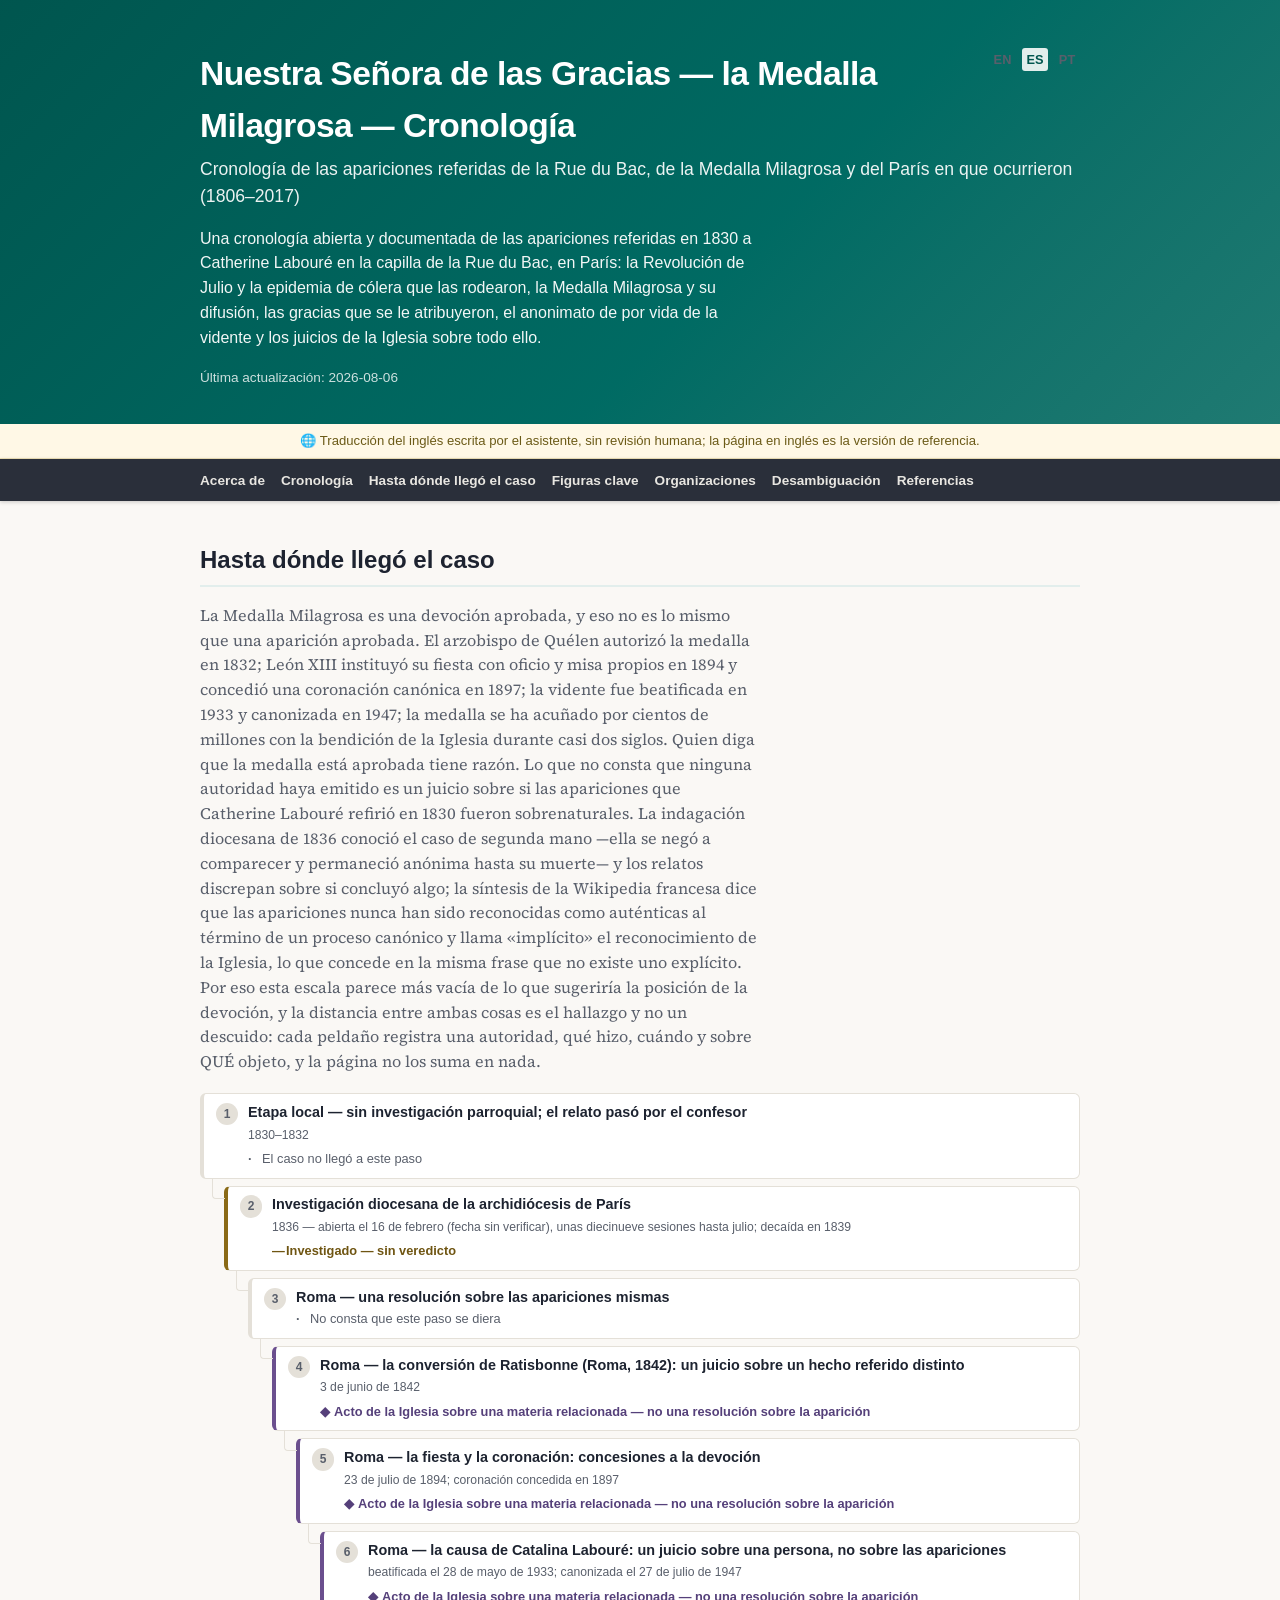
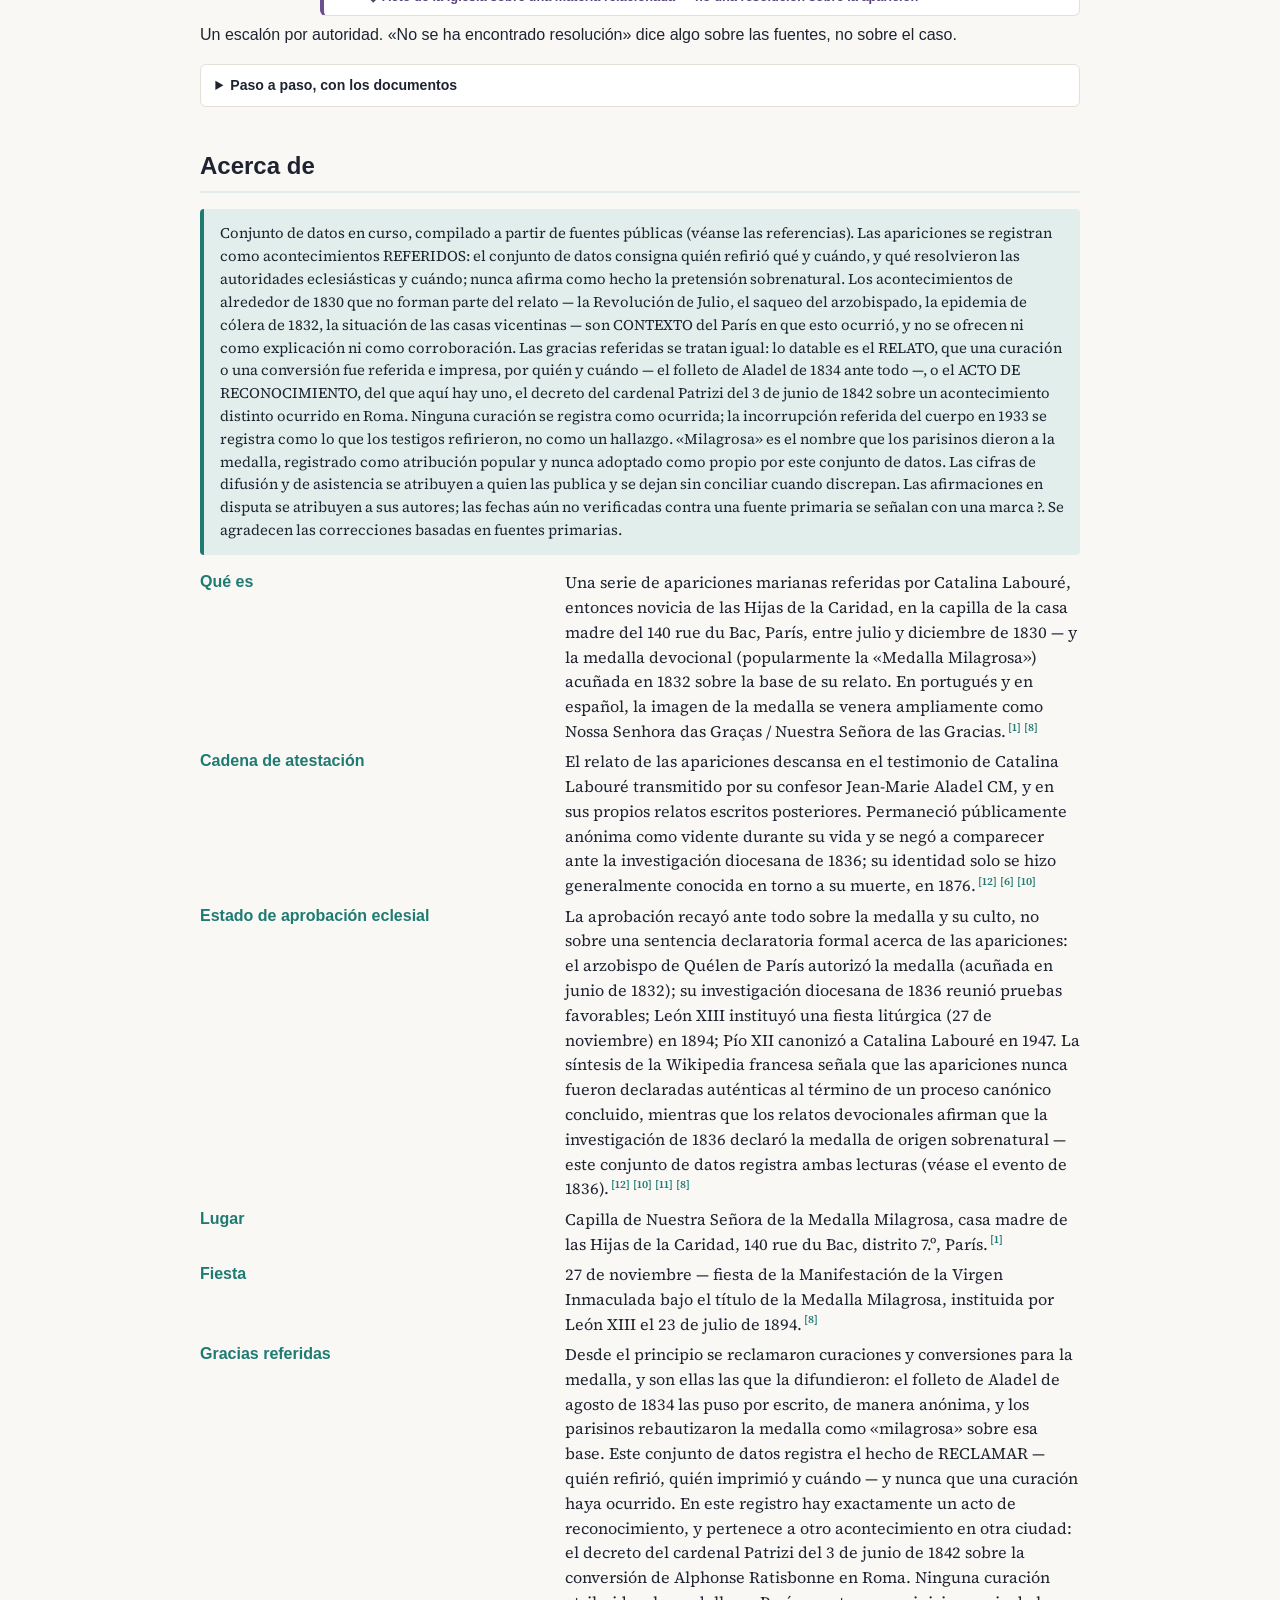
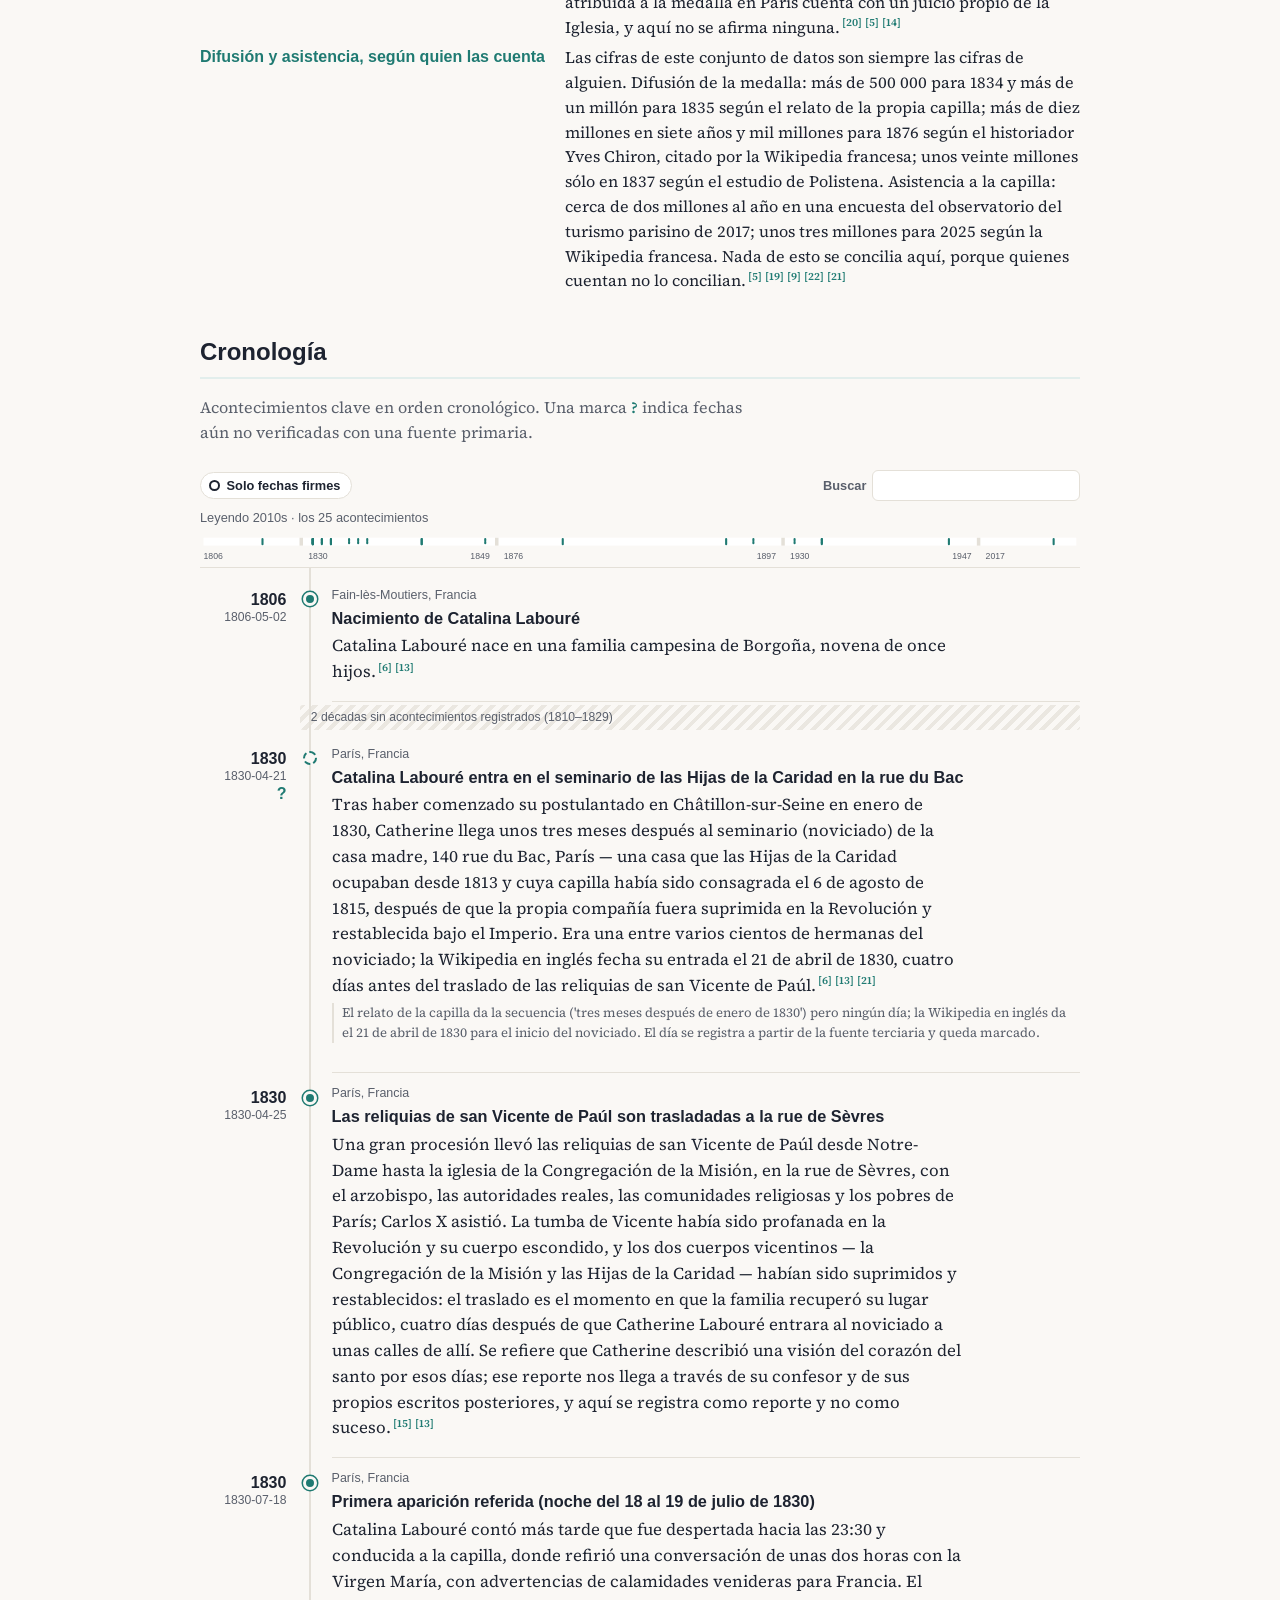
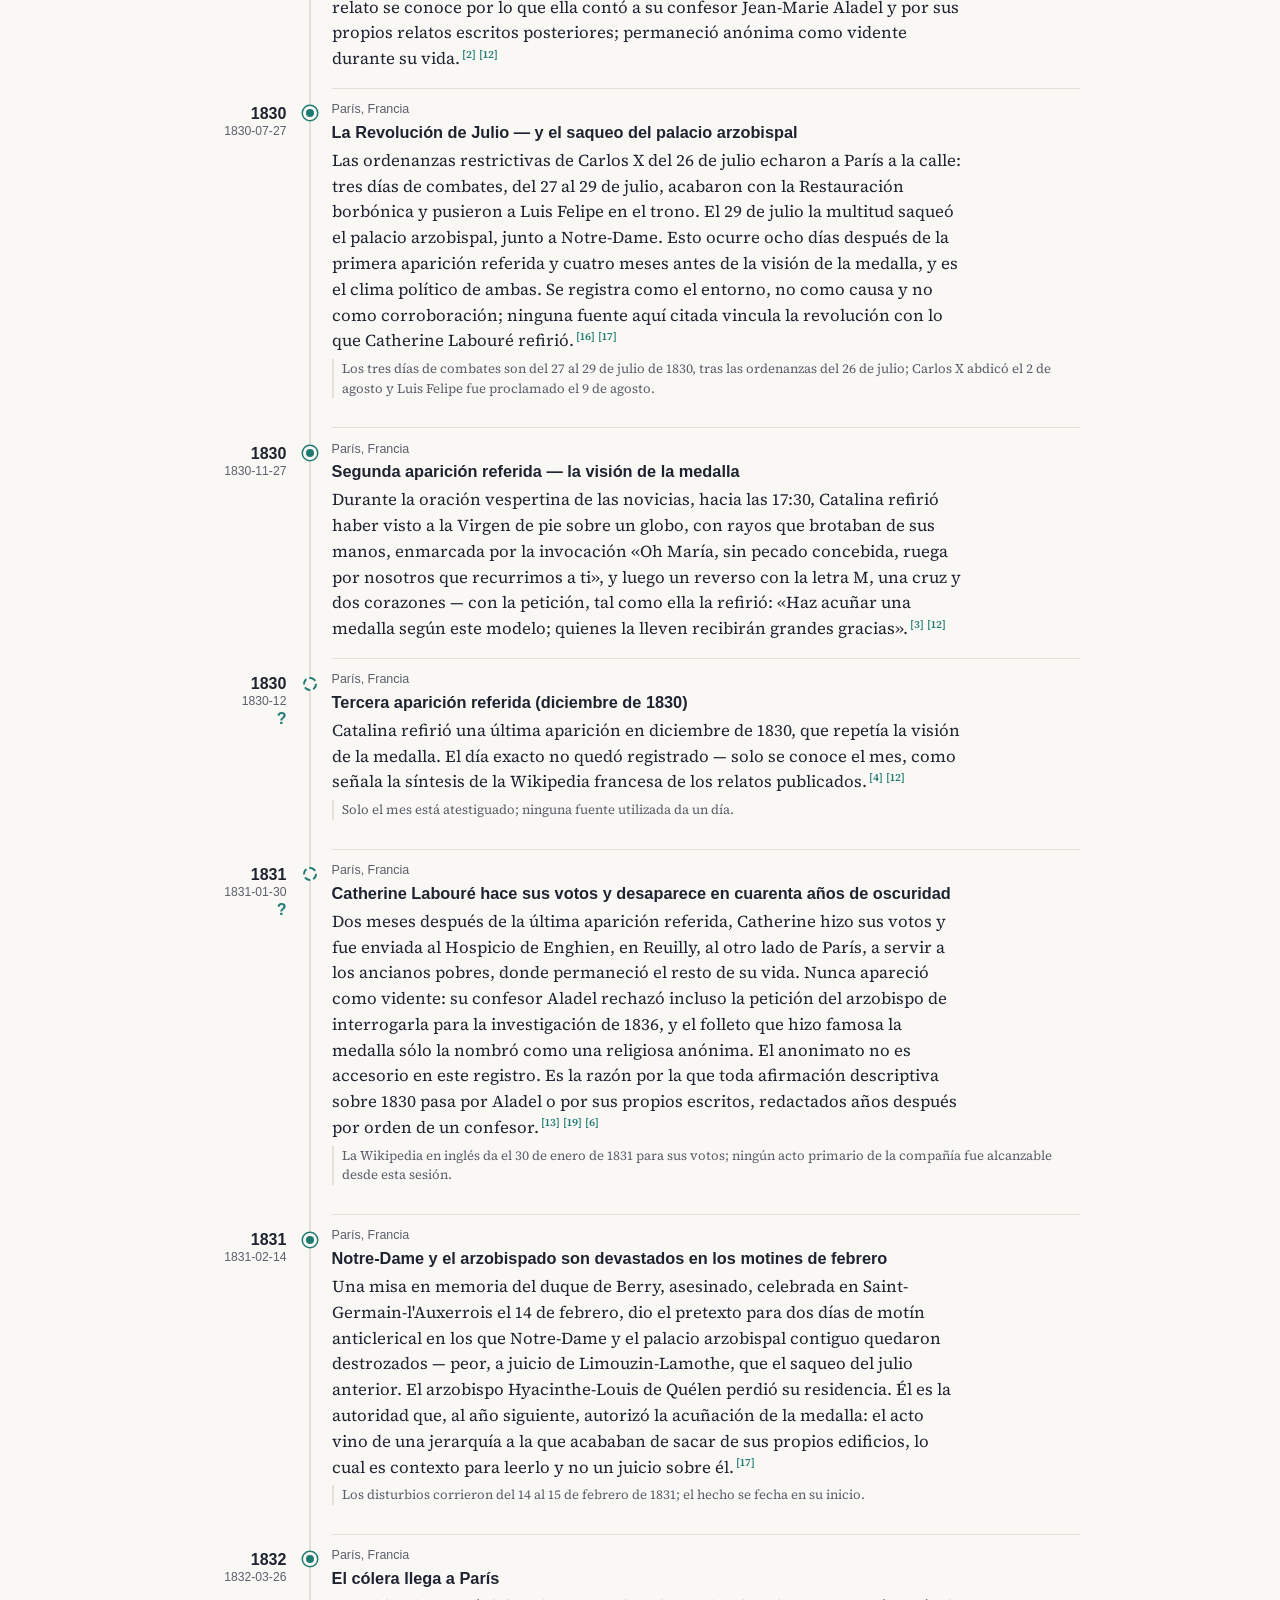
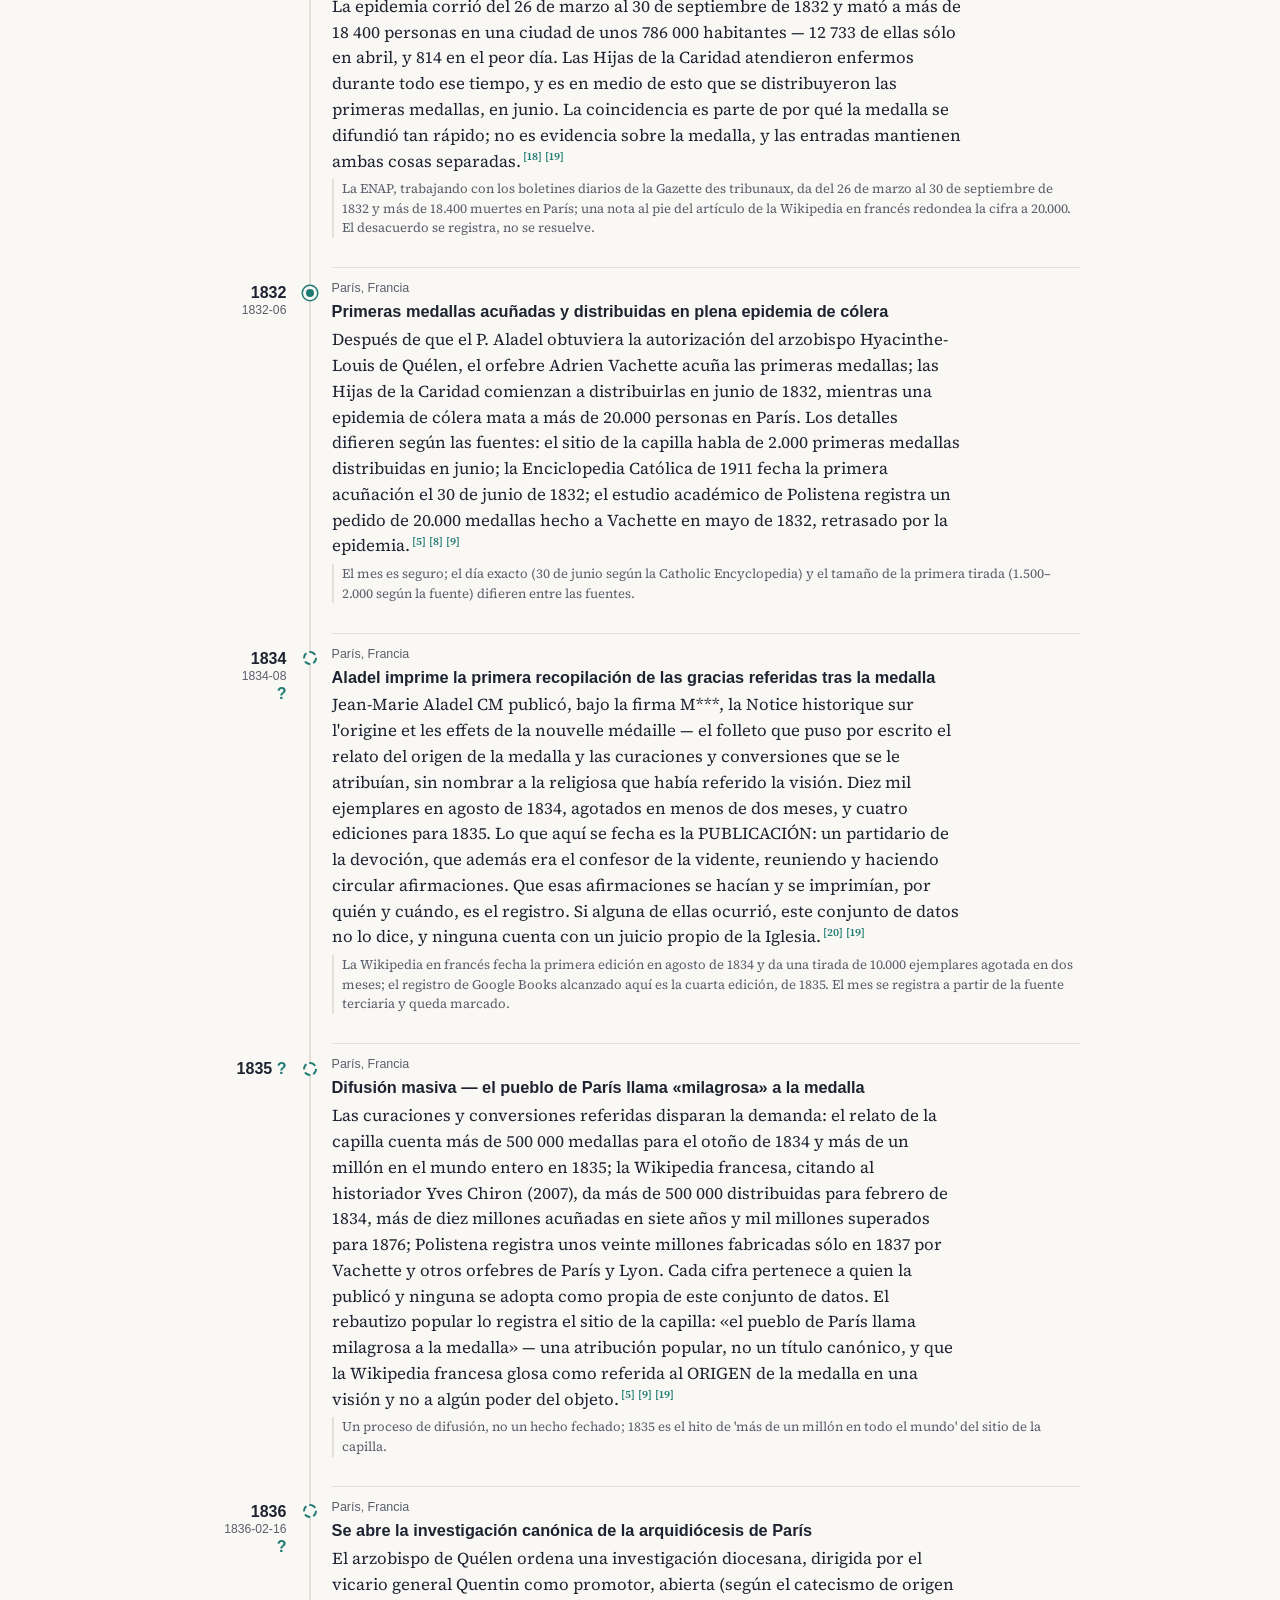
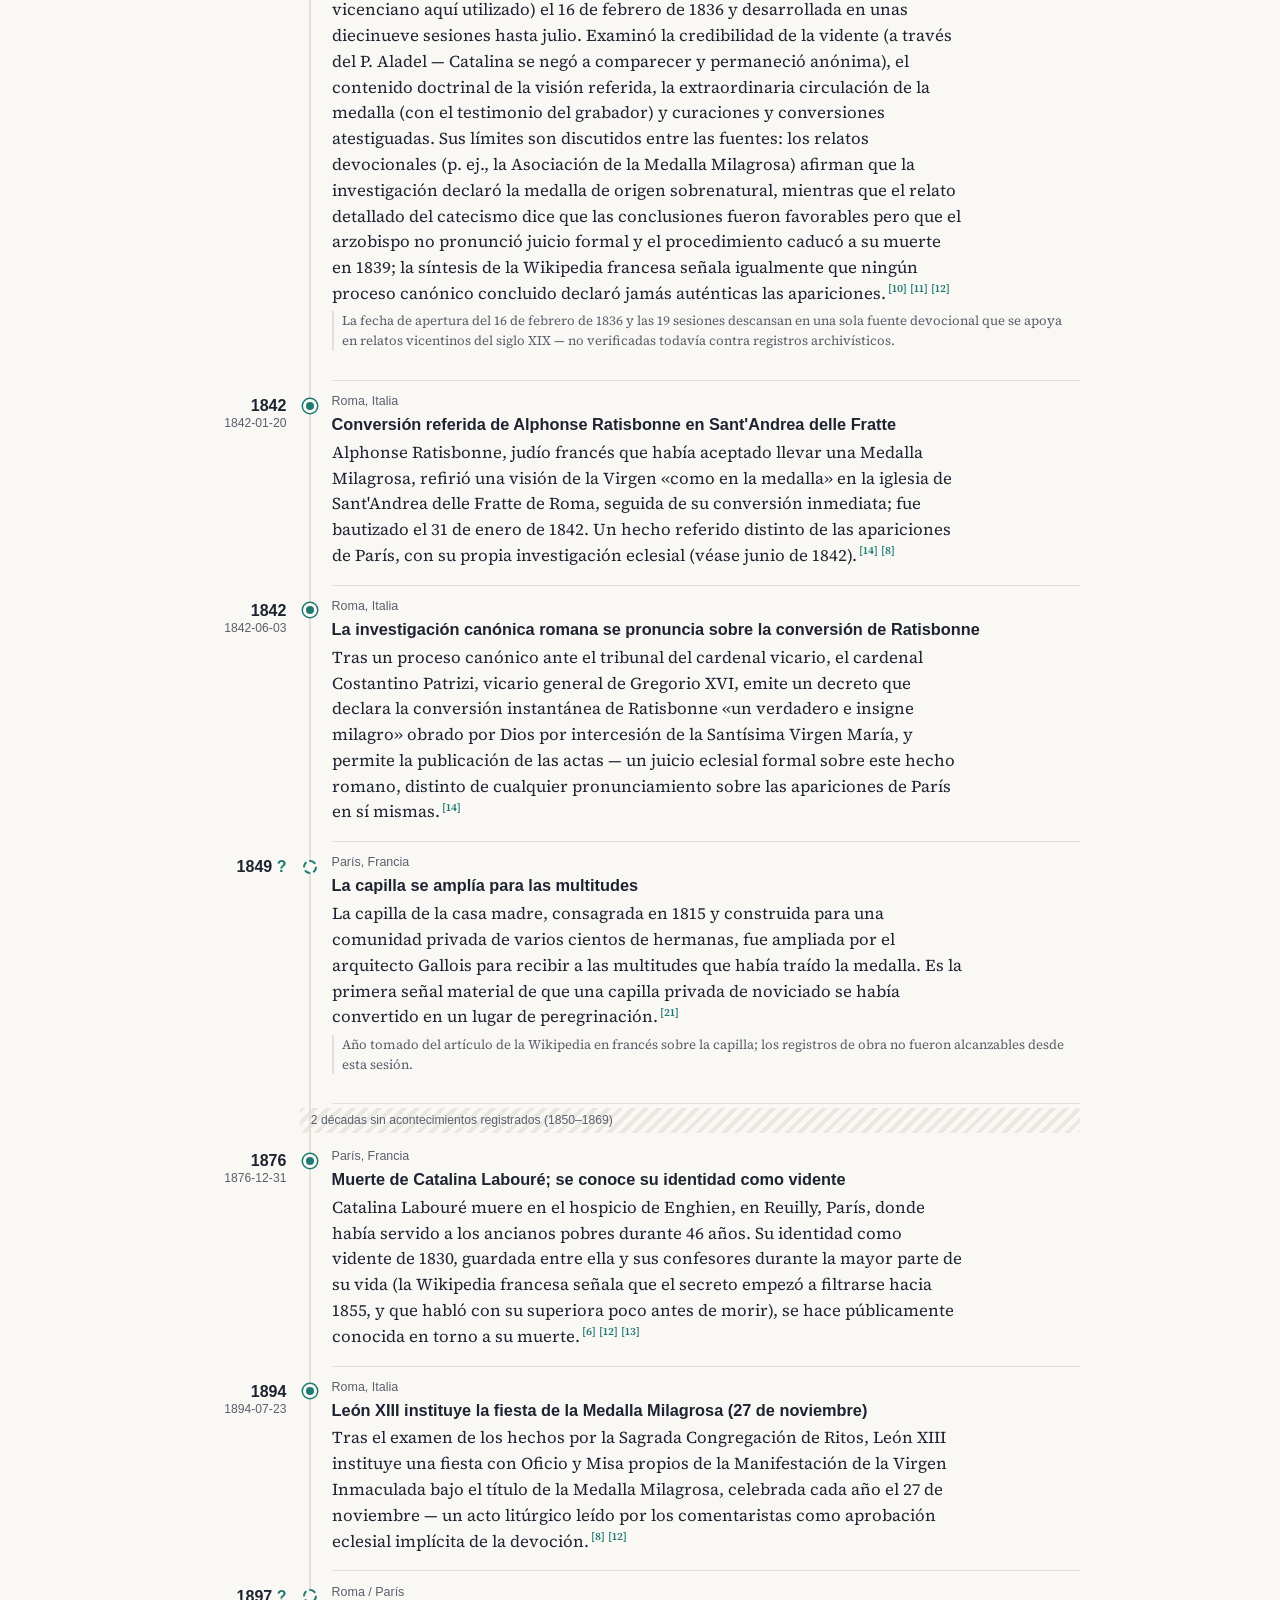
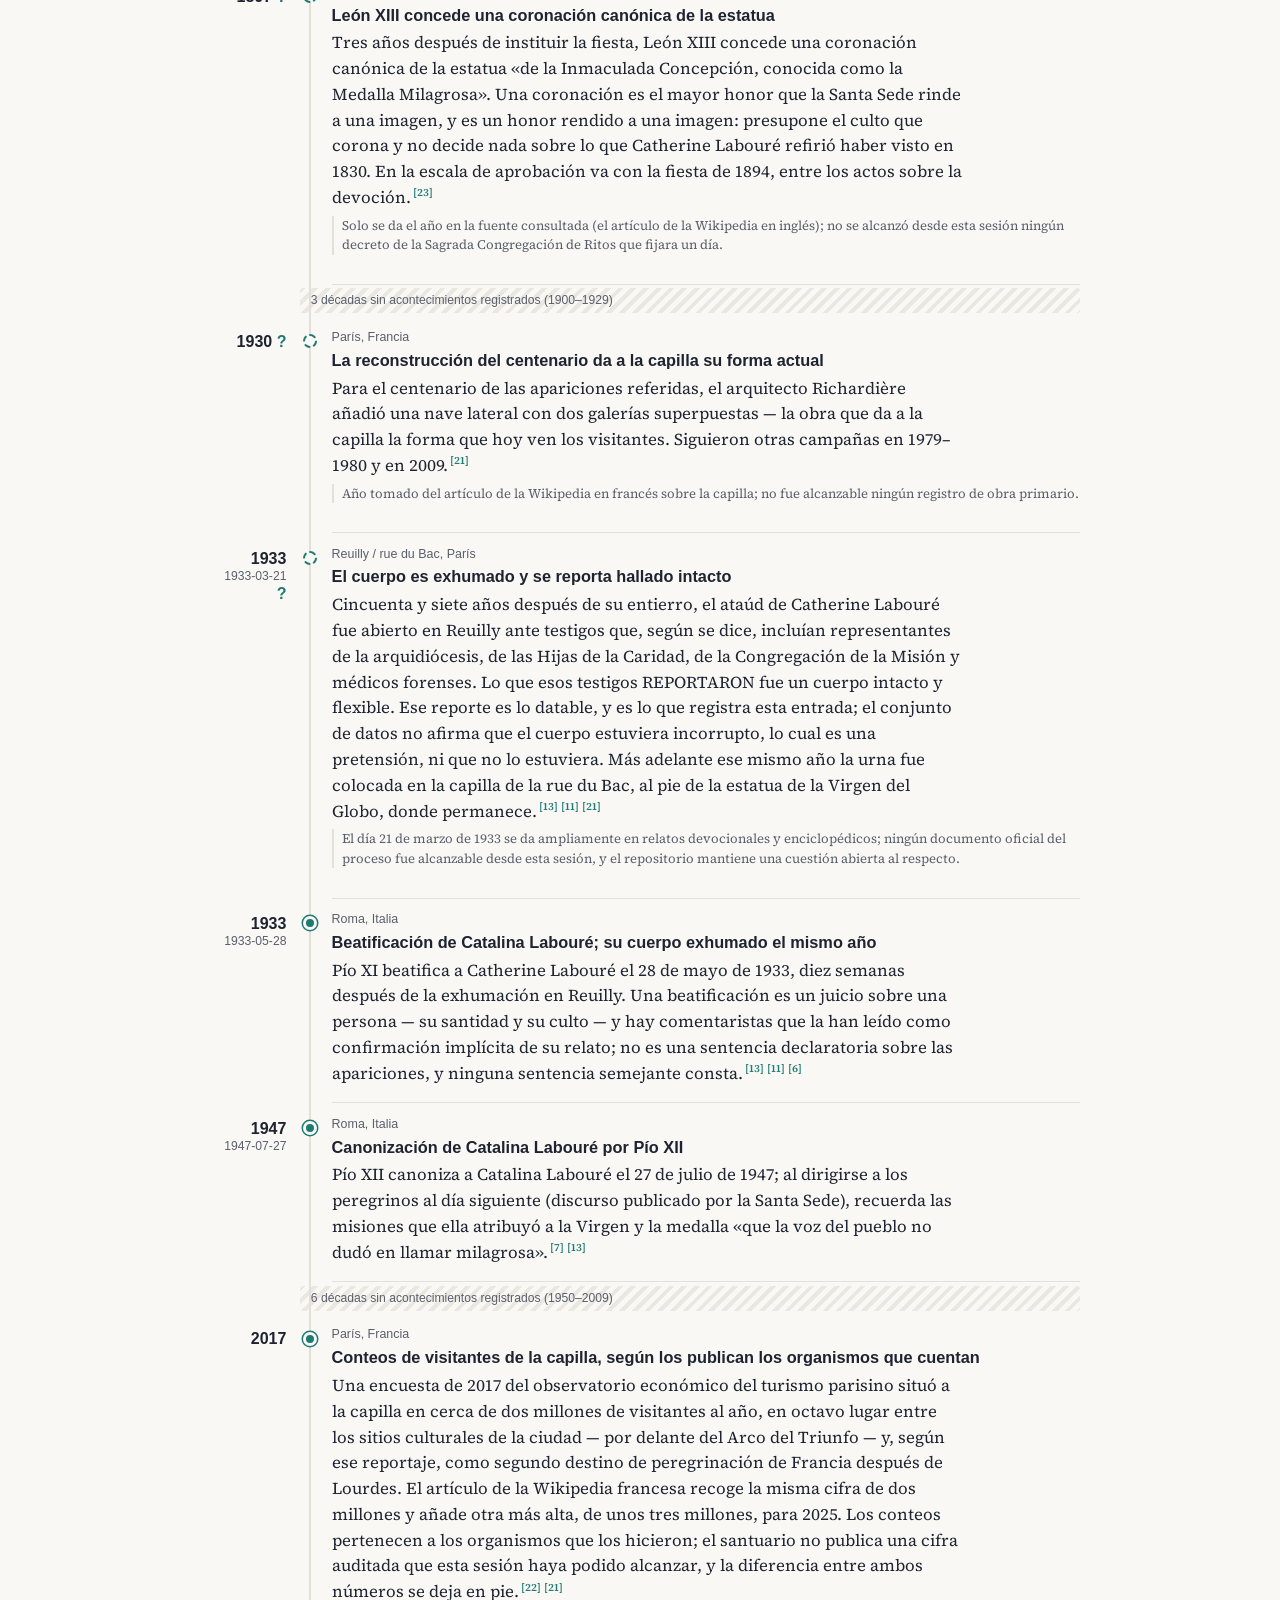
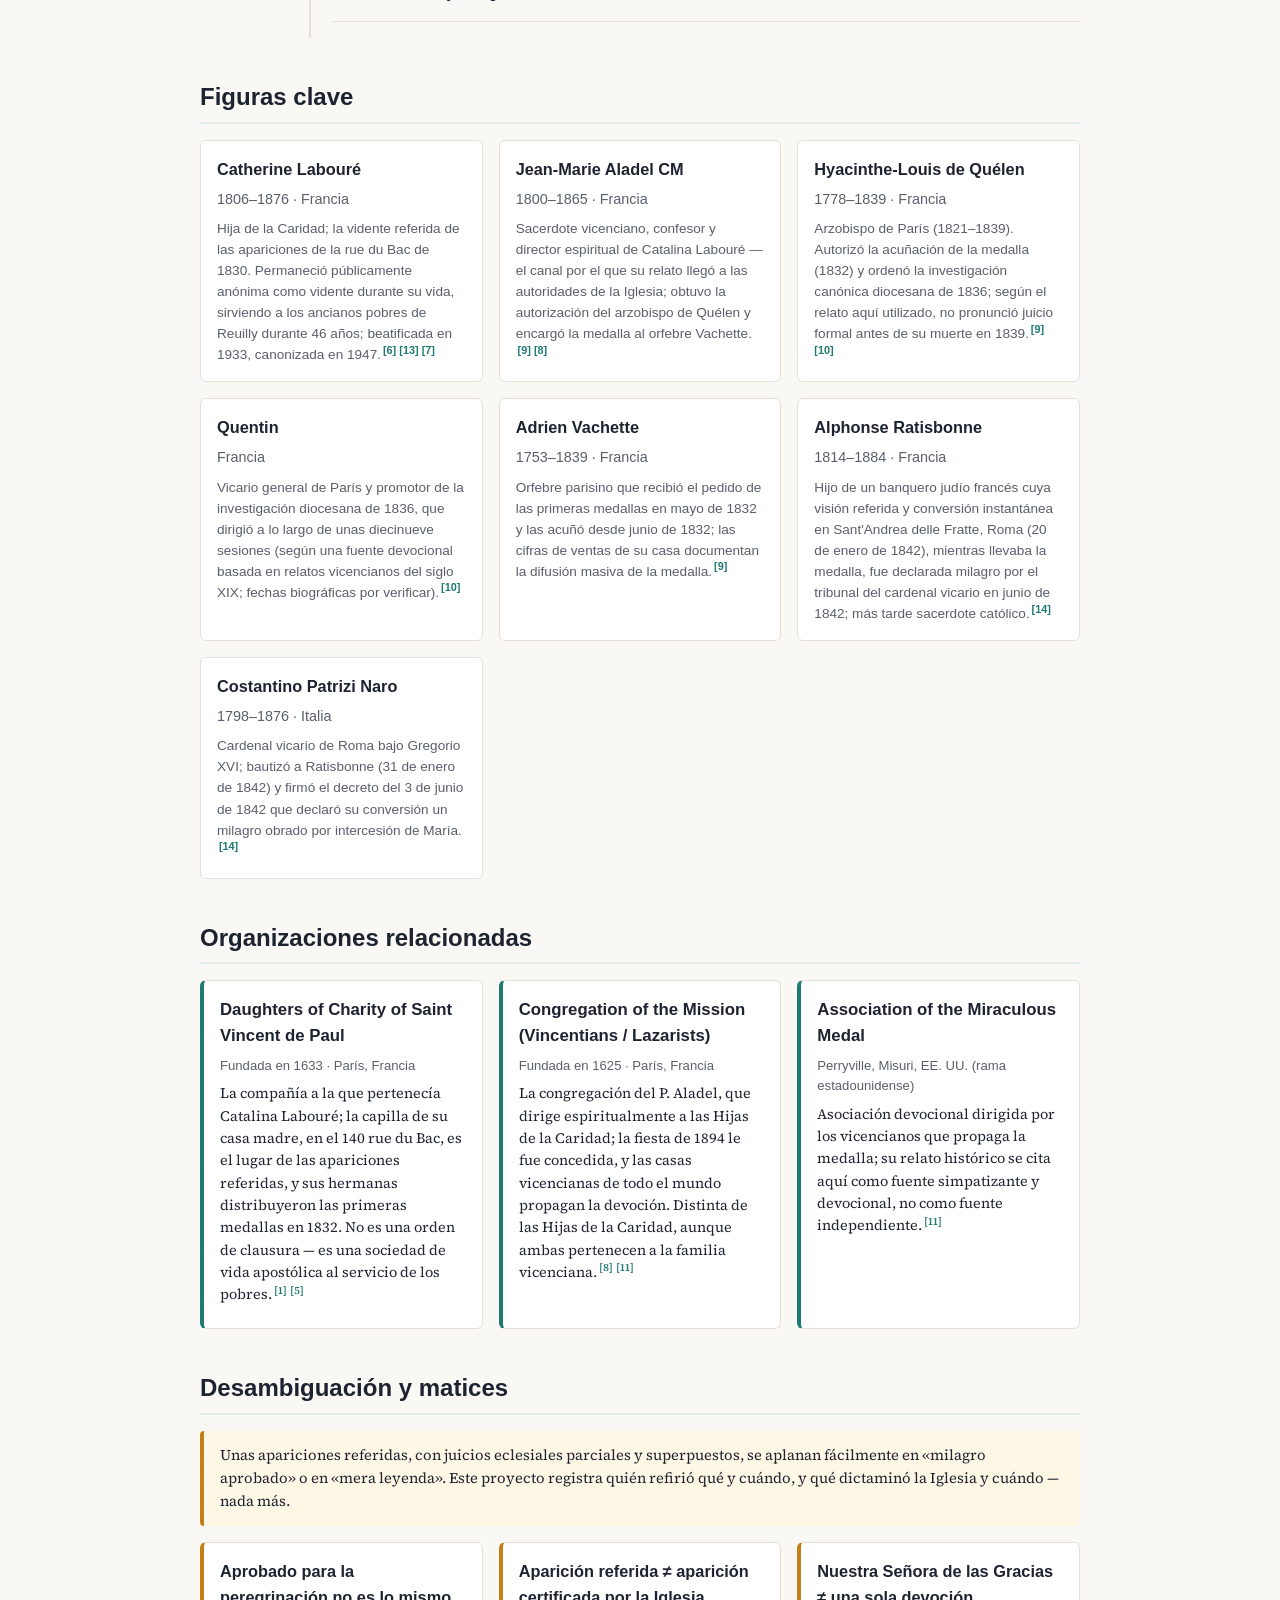
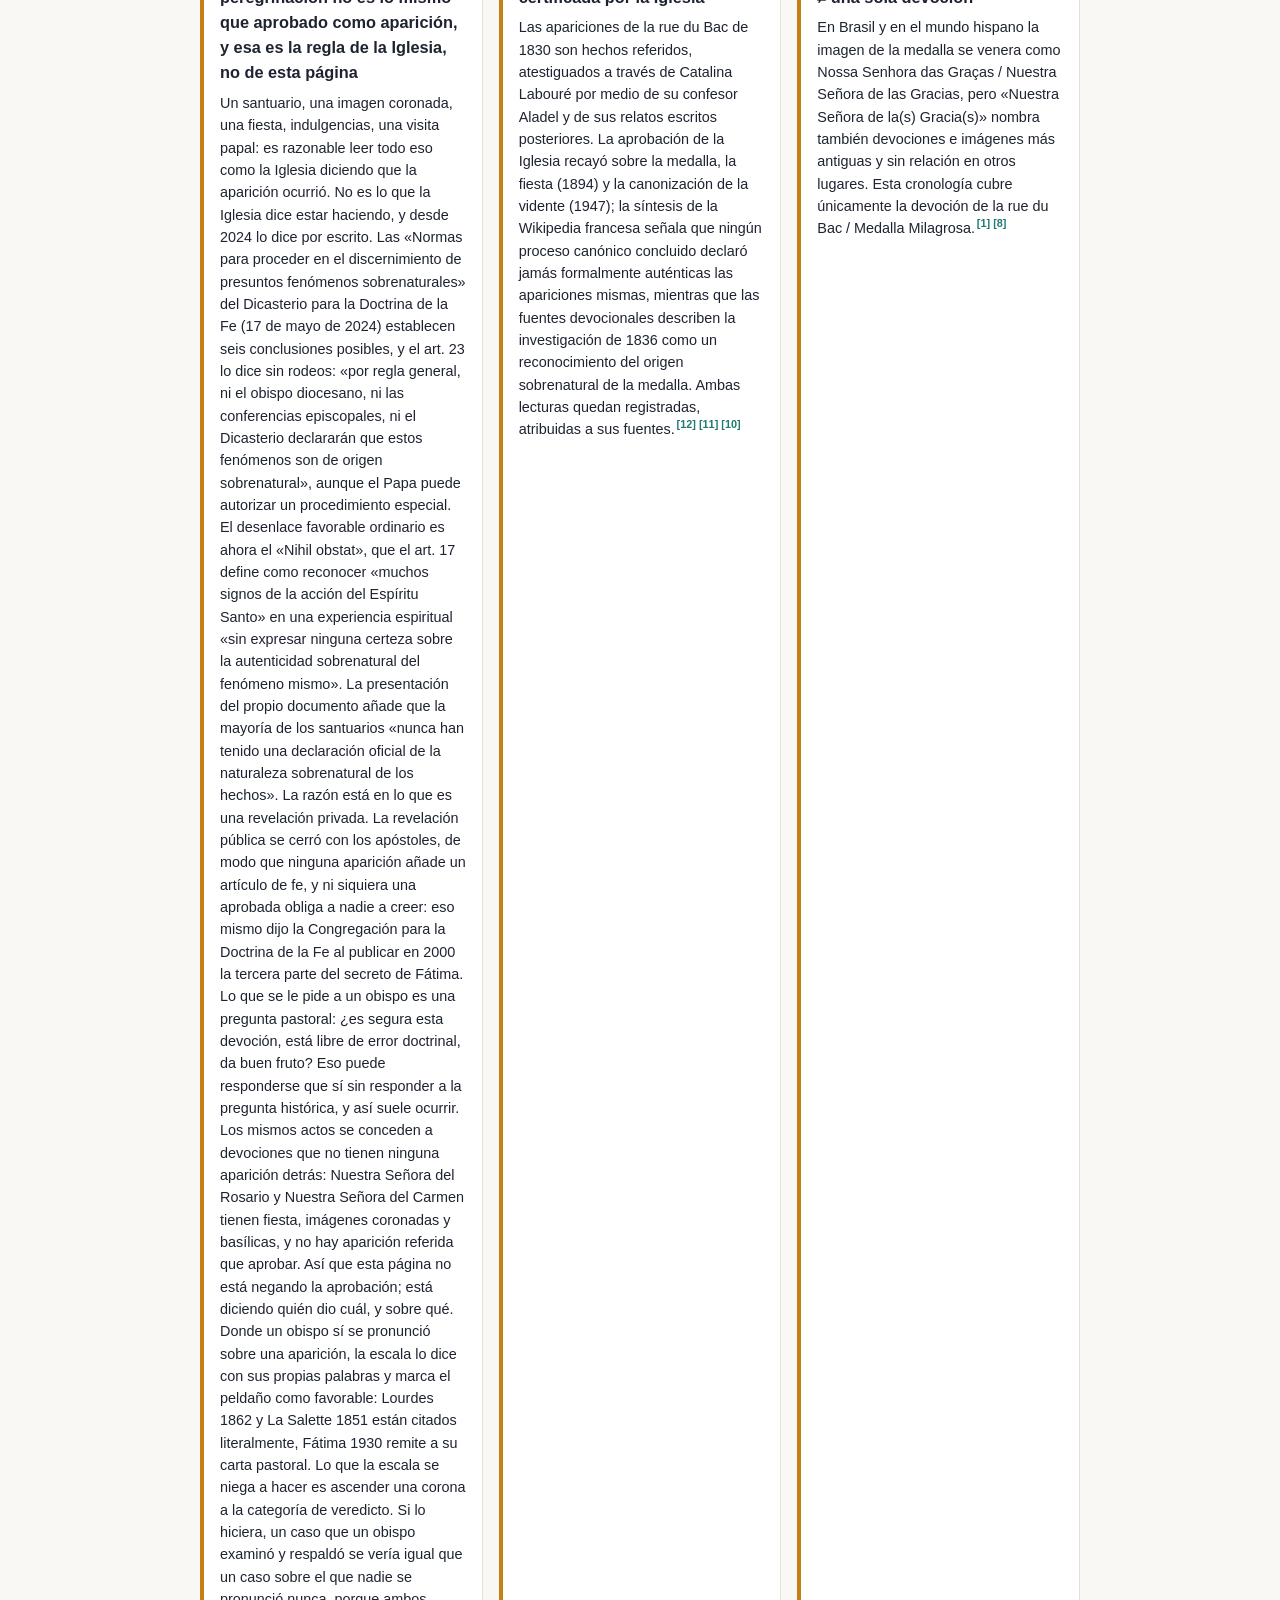
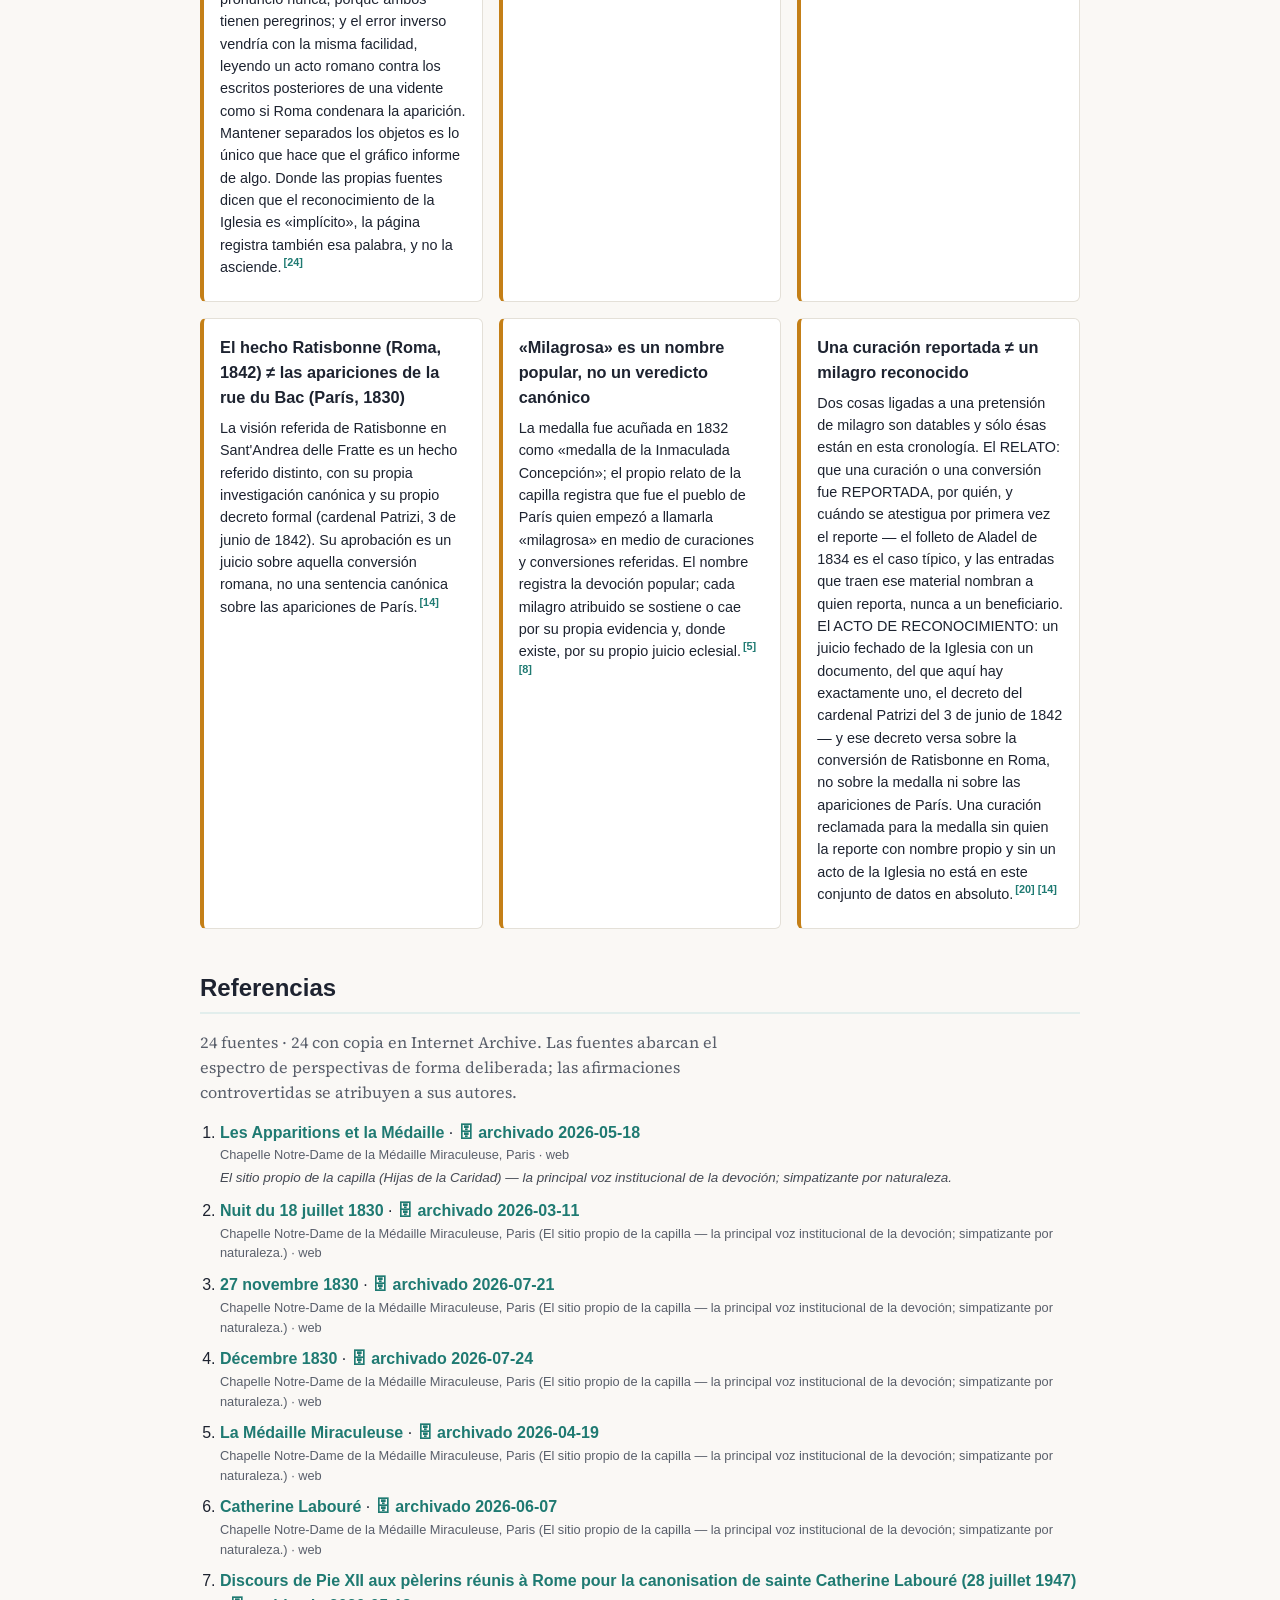
<file: docs/es/index.html>
<!DOCTYPE html>
<html lang="es">
<head>
  <meta charset="utf-8">
  <meta name="viewport" content="width=device-width, initial-scale=1">
  <title>Nuestra Señora de las Gracias — la Medalla Milagrosa — Cronología</title>
  <meta name="description" content="Una cronología abierta y documentada de las apariciones referidas en 1830 a Catherine Labouré en la capilla de la Rue du Bac, en París: la Revolución de Julio y la epidemia de cólera que las rodearon, la Medalla Milagrosa y su difusión, las gracias que se le atribuyeron, el anonimato de por vida de la vidente y los juicios de la Iglesia sobre todo ello.">
  <!-- Google tag (gtag.js) -->
  <script async src="https://www.googletagmanager.com/gtag/js?id=G-R9LV1QZHVE"></script>
  <script>
    window.dataLayer = window.dataLayer || [];
    function gtag(){dataLayer.push(arguments);}
    gtag('js', new Date());
    gtag('config', 'G-R9LV1QZHVE');
  </script>
  <link rel="stylesheet" href="../styles.css">
  <script src="../river.js" defer></script>
  <script src="../cite.js" defer data-label="Referencia" data-all="Todas las referencias"></script>
  <link rel="canonical" href="https://cronologia.github.io/gracas/es/">
  <link rel="alternate" hreflang="en" href="https://cronologia.github.io/gracas/en/">
  <link rel="alternate" hreflang="es" href="https://cronologia.github.io/gracas/es/">
  <link rel="alternate" hreflang="pt" href="https://cronologia.github.io/gracas/pt/">
  <link rel="alternate" hreflang="x-default" href="https://cronologia.github.io/gracas/">
  <meta property="og:type" content="website">
  <meta property="og:site_name" content="Nuestra Señora de las Gracias — la Medalla Milagrosa — Cronología">
  <meta property="og:locale" content="es_ES">
  <meta property="og:title" content="Nuestra Señora de las Gracias — la Medalla Milagrosa — Cronología">
  <meta property="og:description" content="Una cronología abierta y documentada de las apariciones referidas en 1830 a Catherine Labouré en la capilla de la Rue du Bac, en París: la Revolución de Julio y la epidemia de cólera que las rodearon, la Medalla Milagrosa y su difusión, las gracias que se le atribuyeron, el anonimato de por vida de la vidente y los juicios de la Iglesia sobre todo ello.">
  <meta property="og:url" content="https://cronologia.github.io/gracas/es/">
  <meta name="twitter:card" content="summary">
  <meta name="twitter:title" content="Nuestra Señora de las Gracias — la Medalla Milagrosa — Cronología">
  <meta name="twitter:description" content="Una cronología abierta y documentada de las apariciones referidas en 1830 a Catherine Labouré en la capilla de la Rue du Bac, en París: la Revolución de Julio y la epidemia de cólera que las rodearon, la Medalla Milagrosa y su difusión, las gracias que se le atribuyeron, el anonimato de por vida de la vidente y los juicios de la Iglesia sobre todo ello.">
  <script type="application/ld+json">
  {
    "@context": "https://schema.org",
    "@type": "WebSite",
    "name": "Nuestra Señora de las Gracias — la Medalla Milagrosa — Cronología",
    "description": "Una cronología abierta y documentada de las apariciones referidas en 1830 a Catherine Labouré en la capilla de la Rue du Bac, en París: la Revolución de Julio y la epidemia de cólera que las rodearon, la Medalla Milagrosa y su difusión, las gracias que se le atribuyeron, el anonimato de por vida de la vidente y los juicios de la Iglesia sobre todo ello.",
    "url": "https://cronologia.github.io/gracas/es/",
    "inLanguage": "es"
  }
  </script>
</head>
<body>
  <header class="site-header">
    <div class="wrap">
      <nav class="lang-switch" aria-label="Idioma"><a href="../en/" hreflang="en">EN</a><span class="lang-current" aria-current="true">ES</span><a href="../pt/" hreflang="pt">PT</a></nav>
      <h1>Nuestra Señora de las Gracias — la Medalla Milagrosa — Cronología</h1>
      <p class="subtitle">Cronología de las apariciones referidas de la Rue du Bac, de la Medalla Milagrosa y del París en que ocurrieron (1806–2017)</p>
      <p class="lead">Una cronología abierta y documentada de las apariciones referidas en 1830 a Catherine Labouré en la capilla de la Rue du Bac, en París: la Revolución de Julio y la epidemia de cólera que las rodearon, la Medalla Milagrosa y su difusión, las gracias que se le atribuyeron, el anonimato de por vida de la vidente y los juicios de la Iglesia sobre todo ello.</p>
      <p class="updated">Última actualización: 2026-08-06</p>
    </div>
  </header>
  <div class="i18n-disclaimer" role="note">🌐 Traducción del inglés escrita por el asistente, sin revisión humana; la página en inglés es la versión de referencia.</div>

  <nav class="site-nav">
    <div class="wrap">
      <a href="#about">Acerca de</a>
      <a href="#chronology">Cronología</a>
      <a href="#approval-ladder">Hasta dónde llegó el caso</a>
      <a href="#figures">Figuras clave</a>
      <a href="#organizations">Organizaciones</a>
      <a href="#disambiguation">Desambiguación</a>
      <a href="#references">Referencias</a>
    </div>
  </nav>

  <main class="wrap">
    <section id="approval-ladder" class="viz">
      <h2>Hasta dónde llegó el caso</h2>
      <p class="section-intro">La Medalla Milagrosa es una devoción aprobada, y eso no es lo mismo que una aparición aprobada. El arzobispo de Quélen autorizó la medalla en 1832; León XIII instituyó su fiesta con oficio y misa propios en 1894 y concedió una coronación canónica en 1897; la vidente fue beatificada en 1933 y canonizada en 1947; la medalla se ha acuñado por cientos de millones con la bendición de la Iglesia durante casi dos siglos. Quien diga que la medalla está aprobada tiene razón. Lo que no consta que ninguna autoridad haya emitido es un juicio sobre si las apariciones que Catherine Labouré refirió en 1830 fueron sobrenaturales. La indagación diocesana de 1836 conoció el caso de segunda mano —ella se negó a comparecer y permaneció anónima hasta su muerte— y los relatos discrepan sobre si concluyó algo; la síntesis de la Wikipedia francesa dice que las apariciones nunca han sido reconocidas como auténticas al término de un proceso canónico y llama «implícito» el reconocimiento de la Iglesia, lo que concede en la misma frase que no existe uno explícito. Por eso esta escala parece más vacía de lo que sugeriría la posición de la devoción, y la distancia entre ambas cosas es el hallazgo y no un descuido: cada peldaño registra una autoridad, qué hizo, cuándo y sobre QUÉ objeto, y la página no los suma en nada.</p>
      <figure class="approval-ladder">
        <div class="viz-scroll">
        <ol class="al-cascade">
          <li class="al-node al-not-reached" style="--al-step:0">
            <a href="#al-rung-1" class="al-node-link">
              <span class="al-num" aria-hidden="true">1</span>
              <span class="al-node-body">
                <span class="al-node-label">Etapa local — sin investigación parroquial; el relato pasó por el confesor</span><span class="al-when">1830–1832</span>
                <span class="al-node-status"><span class="al-glyph" aria-hidden="true">·</span>El caso no llegó a este paso</span>
              </span>
            </a>
          </li>
          <li class="al-node al-inconclusive" style="--al-step:1">
            <a href="#al-rung-2" class="al-node-link">
              <span class="al-num" aria-hidden="true">2</span>
              <span class="al-node-body">
                <span class="al-node-label">Investigación diocesana de la archidiócesis de París</span><span class="al-when">1836 — abierta el 16 de febrero (fecha sin verificar), unas diecinueve sesiones hasta julio; decaída en 1839</span>
                <span class="al-node-status"><span class="al-glyph" aria-hidden="true">—</span>Investigado — sin veredicto</span>
              </span>
            </a>
          </li>
          <li class="al-node al-not-found" style="--al-step:2">
            <a href="#al-rung-3" class="al-node-link">
              <span class="al-num" aria-hidden="true">3</span>
              <span class="al-node-body">
                <span class="al-node-label">Roma — una resolución sobre las apariciones mismas</span>
                <span class="al-node-status"><span class="al-glyph" aria-hidden="true">·</span>No consta que este paso se diera</span>
              </span>
            </a>
          </li>
          <li class="al-node al-adjacent" style="--al-step:3">
            <a href="#al-rung-4" class="al-node-link">
              <span class="al-num" aria-hidden="true">4</span>
              <span class="al-node-body">
                <span class="al-node-label">Roma — la conversión de Ratisbonne (Roma, 1842): un juicio sobre un hecho referido distinto</span><span class="al-when">3 de junio de 1842</span>
                <span class="al-node-status"><span class="al-glyph" aria-hidden="true">◆</span>Acto de la Iglesia sobre una materia relacionada — no una resolución sobre la aparición</span>
              </span>
            </a>
          </li>
          <li class="al-node al-adjacent" style="--al-step:4">
            <a href="#al-rung-5" class="al-node-link">
              <span class="al-num" aria-hidden="true">5</span>
              <span class="al-node-body">
                <span class="al-node-label">Roma — la fiesta y la coronación: concesiones a la devoción</span><span class="al-when">23 de julio de 1894; coronación concedida en 1897</span>
                <span class="al-node-status"><span class="al-glyph" aria-hidden="true">◆</span>Acto de la Iglesia sobre una materia relacionada — no una resolución sobre la aparición</span>
              </span>
            </a>
          </li>
          <li class="al-node al-adjacent" style="--al-step:5">
            <a href="#al-rung-6" class="al-node-link">
              <span class="al-num" aria-hidden="true">6</span>
              <span class="al-node-body">
                <span class="al-node-label">Roma — la causa de Catalina Labouré: un juicio sobre una persona, no sobre las apariciones</span><span class="al-when">beatificada el 28 de mayo de 1933; canonizada el 27 de julio de 1947</span>
                <span class="al-node-status"><span class="al-glyph" aria-hidden="true">◆</span>Acto de la Iglesia sobre una materia relacionada — no una resolución sobre la aparición</span>
              </span>
            </a>
          </li>
        </ol>
        </div>
        <figcaption>Un escalón por autoridad. «No se ha encontrado resolución» dice algo sobre las fuentes, no sobre el caso.</figcaption>
      </figure>
      <details class="al-details">
        <summary>Paso a paso, con los documentos</summary>
        <div class="al-tablist" hidden aria-label="Hasta dónde llegó el caso">
            <button type="button" class="al-tab" data-al-panel="al-rung-1"><span class="al-glyph" aria-hidden="true">·</span>Etapa local — sin investigación parroquial; el relato pasó por el confesor</button>
            <button type="button" class="al-tab" data-al-panel="al-rung-2"><span class="al-glyph" aria-hidden="true">—</span>Investigación diocesana de la archidiócesis de París</button>
            <button type="button" class="al-tab" data-al-panel="al-rung-3"><span class="al-glyph" aria-hidden="true">·</span>Roma — una resolución sobre las apariciones mismas</button>
            <button type="button" class="al-tab" data-al-panel="al-rung-4"><span class="al-glyph" aria-hidden="true">◆</span>Roma — la conversión de Ratisbonne (Roma, 1842): un juicio sobre un hecho referido distinto</button>
            <button type="button" class="al-tab" data-al-panel="al-rung-5"><span class="al-glyph" aria-hidden="true">◆</span>Roma — la fiesta y la coronación: concesiones a la devoción</button>
            <button type="button" class="al-tab" data-al-panel="al-rung-6"><span class="al-glyph" aria-hidden="true">◆</span>Roma — la causa de Catalina Labouré: un juicio sobre una persona, no sobre las apariciones</button>
        </div>
        <div class="al-panels">
          <section id="al-rung-1" class="al-panel al-not-reached">
            <h3 class="al-panel-title">Etapa local — sin investigación parroquial; el relato pasó por el confesor <span class="al-when">1830–1832</span></h3>
            <p class="al-status"><span class="al-glyph" aria-hidden="true">·</span>El caso no llegó a este paso</p>
<p class="al-who">Jean-Marie Aladel CM, confesor y director espiritual de Catalina Labouré</p><p class="al-outcome">No hubo investigación local ni parroquial a la que llegar. Catalina Labouré refirió las apariciones a Aladel en dirección espiritual e insistió en permanecer anónima como vidente; Aladel, que al principio dudó de ella, fue el único cauce por el que el relato llegó a la autoridad, y al cabo de unos dos años no lo llevó a una investigación local sino directamente al arzobispo de París, obteniendo su autorización para acuñar la medalla en 1832. Todas las etapas posteriores examinaron, por tanto, el relato de segunda mano, a través del confesor, y nunca a la vidente misma.</p><p class="al-nodoc">Se buscó en las fuentes aquí utilizadas —las historias de Catalina Labouré y de la medalla publicadas por la propia capilla, el artículo de la Catholic Encyclopedia de 1911, el estudio académico de Polistena (2012) y la síntesis de la Wikipedia francesa— cualquier investigación de ámbito parroquial o encargada localmente antes de 1836. Ninguna registra alguna, y todas describen el mismo recorrido: del confesor al arzobispo. Lo que la Catholic Encyclopedia de 1911 llama una «cuidadosa investigación» es el examen privado del relato hecho por el propio Aladel («After careful investigation, M. Aladel, the spiritual director of Sister Catherine, obtained the approval of Mgr. de Quelen»), no un procedimiento canónico. Se consigna como un paso que el caso no dio, sobre la base de ese relato positivo del recorrido, y no como una laguna documental; ninguna fuente consultada afirma con esas palabras que no se celebrara una investigación local.</p>            <p class="al-cites"><sup class="cite"><a href="#ref-6" title="Reference 6">[6]</a> <a href="#ref-5" title="Reference 5">[5]</a> <a href="#ref-8" title="Reference 8">[8]</a> <a href="#ref-9" title="Reference 9">[9]</a> <a href="#ref-12" title="Reference 12">[12]</a></sup></p>
          </section>
          <section id="al-rung-2" class="al-panel al-inconclusive">
            <h3 class="al-panel-title">Investigación diocesana de la archidiócesis de París <span class="al-when">1836 — abierta el 16 de febrero (fecha sin verificar), unas diecinueve sesiones hasta julio; decaída en 1839</span></h3>
            <p class="al-status"><span class="al-glyph" aria-hidden="true">—</span>Investigado — sin veredicto</p>
<p class="al-who">El arzobispo Hyacinthe-Louis de Quélen, por medio del vicario general Quentin como promotor</p><p class="al-outcome">Lo que esta investigación examinó fue la medalla, su difusión y la credibilidad de un relato que no pudo escuchar de primera mano —no el carácter sobrenatural de las apariciones—, y nunca identificó públicamente a la vidente. Según el relato detallado aquí utilizado, admitió cinco clases de pruebas: la fiabilidad de Catalina Labouré (atestiguada a través del P. Aladel, ya que ella se negó a comparecer ante el promotor y permaneció anónima), la prudencia de su director, la solidez teológica de la visión referida, la extraordinaria circulación de la medalla y las curaciones y conversiones documentadas. Las conclusiones fueron favorables, pero no siguió juicio alguno —«la autoridad eclesiástica no pronunció sentencia; no sabemos por qué la investigación no recibió la sanción a la que aparentemente conducía»— y el procedimiento se abandonó a la muerte de De Quélen en 1839. La Asociación de la Medalla Milagrosa, entidad devocional vicenciana, caracteriza el resultado de manera mucho más fuerte: «una investigación canónica emprendida en París declaró que la medalla era de origen sobrenatural y que los prodigios obrados por ella eran genuinos». Esa es la formulación de la asociación, procedente de una fuente aquí etiquetada como afín, y no se aporta ningún decreto que la respalde; este escalón registra qué examinó la investigación y que no dictó veredicto, y deja la lectura más fuerte atribuida al organismo que la sostiene. Circulan dos relatos de cómo terminó aquella indagación y no coinciden. La narración decimonónica detallada que aquí se usa dice que no siguió juicio alguno. El artículo de la Wikipedia en inglés dice lo contrario: que el tribunal «ensalzó su carácter y su virtud», «dio entero crédito a sus visiones» y llegó a «dos conclusiones importantes: que la Medalla era de origen sobrenatural y que las maravillas obradas por ella eran genuinas». Conviene fijarse en lo que incluso la versión más fuerte dice y no dice: su objeto es la MEDALLA y las maravillas obradas por ella, no las apariciones, y ese mismo artículo en ningún punto afirma que las apariciones fueran aprobadas. El desacuerdo versa sobre si llegaron a emitirse conclusiones; queda registrado y no resuelto, y zanjarlo exige las actas mismas, que según las fuentes se perdieron o nunca se publicaron y que los archivos diocesanos de París custodiarían si alguien lo hace.</p>            <p class="al-cites"><sup class="cite"><a href="#ref-10" title="Reference 10">[10]</a> <a href="#ref-11" title="Reference 11">[11]</a> <a href="#ref-12" title="Reference 12">[12]</a> <a href="#ref-23" title="Reference 23">[23]</a></sup></p>
          </section>
          <section id="al-rung-3" class="al-panel al-not-found">
            <h3 class="al-panel-title">Roma — una resolución sobre las apariciones mismas</h3>
            <p class="al-status"><span class="al-glyph" aria-hidden="true">·</span>No consta que este paso se diera</p>
<p class="al-nodoc">No se ha localizado ningún acto romano que resuelva sobre el carácter sobrenatural de las apariciones de la rue du Bac de 1830. Se buscó en: el artículo de la Catholic Encyclopedia de 1911 sobre la Medalla Milagrosa, que registra la autorización arzobispal de 1832 y la fiesta de 1894 y ningún decreto de ese tipo; las páginas históricas de la propia capilla; el catálogo de Miracle Hunter sobre las apariciones marianas y sus estatutos canónicos; y la síntesis de la Wikipedia francesa, que afirma expresamente que las apariciones «n&#39;ont jamais été reconnues authentiques par l&#39;Église catholique au terme d&#39;un procès canonique» y califica el reconocimiento de la Iglesia de «implicite». Se consigna como no localizado, y no como zanjado: la búsqueda abarcó únicamente literatura secundaria y de referencia publicada, y no se han consultado los archivos diocesanos de París ni los archivos vicencianos.</p>            <p class="al-cites"><sup class="cite"><a href="#ref-12" title="Reference 12">[12]</a> <a href="#ref-8" title="Reference 8">[8]</a></sup></p>
          </section>
          <section id="al-rung-4" class="al-panel al-adjacent">
            <h3 class="al-panel-title">Roma — la conversión de Ratisbonne (Roma, 1842): un juicio sobre un hecho referido distinto <span class="al-when">3 de junio de 1842</span></h3>
            <p class="al-status"><span class="al-glyph" aria-hidden="true">◆</span>Acto de la Iglesia sobre una materia relacionada — no una resolución sobre la aparición</p>
<p class="al-who">Tribunal del cardenal vicario; el cardenal Costantino Patrizi, vicario general de Gregorio XVI</p><p class="al-outcome">El único proceso canónico concluido en este expediente juzgó otra cosa, en otra ciudad, doce años después. Alphonse Ratisbonne refirió una visión de la Virgen «como en la medalla» en Sant&#39;Andrea delle Fratte, en Roma, el 20 de enero de 1842, mientras llevaba una Medalla Milagrosa; tras un proceso canónico, el decreto de Patrizi de 3 de junio de 1842 declaró su conversión instantánea un milagro verdadero e insigne obrado por Dios mediante la intercesión de la Santísima Virgen. Es un juicio sobre aquel hecho romano de 1842 y sobre nada más. Nada dice de lo que Catalina Labouré refirió haber visto en París en 1830, y la literatura devocional que lo cita como aprobación romana del relato de la rue du Bac está trasladando un veredicto de un objeto a otro.</p>            <p class="al-cites"><sup class="cite"><a href="#ref-14" title="Reference 14">[14]</a></sup></p>
          </section>
          <section id="al-rung-5" class="al-panel al-adjacent">
            <h3 class="al-panel-title">Roma — la fiesta y la coronación: concesiones a la devoción <span class="al-when">23 de julio de 1894; coronación concedida en 1897</span></h3>
            <p class="al-status"><span class="al-glyph" aria-hidden="true">◆</span>Acto de la Iglesia sobre una materia relacionada — no una resolución sobre la aparición</p>
<p class="al-who">León XIII, tras el examen de los hechos por la Sagrada Congregación de Ritos</p><p class="al-outcome">León XIII instituyó una fiesta, con Oficio y Misa propios, de la Manifestación de la Virgen Inmaculada bajo el título de la Medalla Milagrosa, que se celebra cada año el 27 de noviembre. Una fiesta es una concesión litúrgica: autoriza el culto público bajo un título y establece que ese culto puede celebrarse. No es una determinación de hechos sobre las apariciones de 1830, y el acto no contiene declaración alguna sobre ellas. La síntesis de la Wikipedia francesa la agrupa, junto con la canonización de la vidente, como reconocimiento «implícito» — una descripción que reconoce, en el mismo aliento, que no existe ninguno explícito. Tres años después León XIII concedió una coronación canónica de la estatua «de la Inmaculada Concepción, conocida como la Medalla Milagrosa» —el mayor honor que la Santa Sede rinde a una imagen, y aun así un honor rendido a una imagen—. Entre ambos actos, la Santa Sede autorizó el culto público bajo ese título y coronó la figura, sin decir en ningún momento qué ocurrió en la capilla en 1830.</p>            <p class="al-cites"><sup class="cite"><a href="#ref-8" title="Reference 8">[8]</a> <a href="#ref-12" title="Reference 12">[12]</a> <a href="#ref-23" title="Reference 23">[23]</a></sup></p>
          </section>
          <section id="al-rung-6" class="al-panel al-adjacent">
            <h3 class="al-panel-title">Roma — la causa de Catalina Labouré: un juicio sobre una persona, no sobre las apariciones <span class="al-when">beatificada el 28 de mayo de 1933; canonizada el 27 de julio de 1947</span></h3>
            <p class="al-status"><span class="al-glyph" aria-hidden="true">◆</span>Acto de la Iglesia sobre una materia relacionada — no una resolución sobre la aparición</p>
<p class="al-who">Pío XI (beatificación); Pío XII (canonización)</p><p class="al-outcome">Una causa de canonización juzga la santidad de vida de la candidata y los milagros atribuidos a su intercesión después de su muerte. Pío XI beatificó a Catalina Labouré el 28 de mayo de 1933 y Pío XII la canonizó el 27 de julio de 1947. Al dirigirse a los peregrinos al día siguiente, Pío XII recordó las misiones que ella atribuía a la Virgen y habló de la medalla «que la voz del pueblo no dudó en llamar milagrosa» — atribuyendo el nombre al pueblo, no a la Iglesia. Declarar santa a la vidente establece que se la tiene por tal; no es una resolución de que ocurriera lo que ella refirió haber visto, y las dos cuestiones nunca se unieron en un único procedimiento.</p>            <p class="al-cites"><sup class="cite"><a href="#ref-13" title="Reference 13">[13]</a> <a href="#ref-7" title="Reference 7">[7]</a></sup></p>
          </section>
        </div>
      </details>
      <script>(function () {
        var s = document.currentScript.closest('section');
        var det = s.querySelector('.al-details');
        var list = s.querySelector('.al-tablist');
        var tabs = [].slice.call(s.querySelectorAll('.al-tab'));
        var panels = [].slice.call(s.querySelectorAll('.al-panel'));
        if (!det || !tabs.length || tabs.length !== panels.length) return;
        list.hidden = false;
        list.setAttribute('role', 'tablist');
        function select(id, focus) {
          tabs.forEach(function (b, i) {
            var on = b.getAttribute('data-al-panel') === id;
            b.setAttribute('aria-selected', on ? 'true' : 'false');
            b.setAttribute('tabindex', on ? '0' : '-1');
            panels[i].hidden = !on;
            if (on && focus) b.focus();
          });
        }
        tabs.forEach(function (b, i) {
          b.setAttribute('role', 'tab');
          b.id = b.getAttribute('data-al-panel') + '-tab';
          panels[i].setAttribute('role', 'tabpanel');
          panels[i].setAttribute('aria-labelledby', b.id);
          panels[i].tabIndex = 0;
          b.addEventListener('click', function () { select(b.getAttribute('data-al-panel'), false); });
          b.addEventListener('keydown', function (e) {
            var d = e.key === 'ArrowRight' ? 1 : e.key === 'ArrowLeft' ? -1 : 0;
            if (!d) return;
            e.preventDefault();
            var n = (i + d + tabs.length) % tabs.length;
            select(tabs[n].getAttribute('data-al-panel'), true);
          });
        });
        // A cascade node opens the disclosure and selects its panel, instead of
        // jumping the page to a fragment inside a collapsed <details>.
        [].slice.call(s.querySelectorAll('.al-node-link')).forEach(function (a) {
          a.addEventListener('click', function (e) {
            e.preventDefault();
            det.open = true;
            select(a.getAttribute('href').slice(1), true);
          });
        });
        select(tabs[0].getAttribute('data-al-panel'), false);
      })();</script>
    </section>

    <section id="about">
      <h2>Acerca de</h2>
      <p class="notice">Conjunto de datos en curso, compilado a partir de fuentes públicas (véanse las referencias). Las apariciones se registran como acontecimientos REFERIDOS: el conjunto de datos consigna quién refirió qué y cuándo, y qué resolvieron las autoridades eclesiásticas y cuándo; nunca afirma como hecho la pretensión sobrenatural. Los acontecimientos de alrededor de 1830 que no forman parte del relato — la Revolución de Julio, el saqueo del arzobispado, la epidemia de cólera de 1832, la situación de las casas vicentinas — son CONTEXTO del París en que esto ocurrió, y no se ofrecen ni como explicación ni como corroboración. Las gracias referidas se tratan igual: lo datable es el RELATO, que una curación o una conversión fue referida e impresa, por quién y cuándo — el folleto de Aladel de 1834 ante todo —, o el ACTO DE RECONOCIMIENTO, del que aquí hay uno, el decreto del cardenal Patrizi del 3 de junio de 1842 sobre un acontecimiento distinto ocurrido en Roma. Ninguna curación se registra como ocurrida; la incorrupción referida del cuerpo en 1933 se registra como lo que los testigos refirieron, no como un hallazgo. «Milagrosa» es el nombre que los parisinos dieron a la medalla, registrado como atribución popular y nunca adoptado como propio por este conjunto de datos. Las cifras de difusión y de asistencia se atribuyen a quien las publica y se dejan sin conciliar cuando discrepan. Las afirmaciones en disputa se atribuyen a sus autores; las fechas aún no verificadas contra una fuente primaria se señalan con una marca ?. Se agradecen las correcciones basadas en fuentes primarias.</p>
      <dl class="facts">
        <dt>Qué es</dt>
        <dd>Una serie de apariciones marianas referidas por Catalina Labouré, entonces novicia de las Hijas de la Caridad, en la capilla de la casa madre del 140 rue du Bac, París, entre julio y diciembre de 1830 — y la medalla devocional (popularmente la «Medalla Milagrosa») acuñada en 1832 sobre la base de su relato. En portugués y en español, la imagen de la medalla se venera ampliamente como Nossa Senhora das Graças / Nuestra Señora de las Gracias.<sup class="cite"><a href="#ref-1" title="Reference 1">[1]</a> <a href="#ref-8" title="Reference 8">[8]</a></sup></dd>
        <dt>Cadena de atestación</dt>
        <dd>El relato de las apariciones descansa en el testimonio de Catalina Labouré transmitido por su confesor Jean-Marie Aladel CM, y en sus propios relatos escritos posteriores. Permaneció públicamente anónima como vidente durante su vida y se negó a comparecer ante la investigación diocesana de 1836; su identidad solo se hizo generalmente conocida en torno a su muerte, en 1876.<sup class="cite"><a href="#ref-12" title="Reference 12">[12]</a> <a href="#ref-6" title="Reference 6">[6]</a> <a href="#ref-10" title="Reference 10">[10]</a></sup></dd>
        <dt>Estado de aprobación eclesial</dt>
        <dd>La aprobación recayó ante todo sobre la medalla y su culto, no sobre una sentencia declaratoria formal acerca de las apariciones: el arzobispo de Quélen de París autorizó la medalla (acuñada en junio de 1832); su investigación diocesana de 1836 reunió pruebas favorables; León XIII instituyó una fiesta litúrgica (27 de noviembre) en 1894; Pío XII canonizó a Catalina Labouré en 1947. La síntesis de la Wikipedia francesa señala que las apariciones nunca fueron declaradas auténticas al término de un proceso canónico concluido, mientras que los relatos devocionales afirman que la investigación de 1836 declaró la medalla de origen sobrenatural — este conjunto de datos registra ambas lecturas (véase el evento de 1836).<sup class="cite"><a href="#ref-12" title="Reference 12">[12]</a> <a href="#ref-10" title="Reference 10">[10]</a> <a href="#ref-11" title="Reference 11">[11]</a> <a href="#ref-8" title="Reference 8">[8]</a></sup></dd>
        <dt>Lugar</dt>
        <dd>Capilla de Nuestra Señora de la Medalla Milagrosa, casa madre de las Hijas de la Caridad, 140 rue du Bac, distrito 7.º, París.<sup class="cite"><a href="#ref-1" title="Reference 1">[1]</a></sup></dd>
        <dt>Fiesta</dt>
        <dd>27 de noviembre — fiesta de la Manifestación de la Virgen Inmaculada bajo el título de la Medalla Milagrosa, instituida por León XIII el 23 de julio de 1894.<sup class="cite"><a href="#ref-8" title="Reference 8">[8]</a></sup></dd>
        <dt>Gracias referidas</dt>
        <dd>Desde el principio se reclamaron curaciones y conversiones para la medalla, y son ellas las que la difundieron: el folleto de Aladel de agosto de 1834 las puso por escrito, de manera anónima, y los parisinos rebautizaron la medalla como «milagrosa» sobre esa base. Este conjunto de datos registra el hecho de RECLAMAR — quién refirió, quién imprimió y cuándo — y nunca que una curación haya ocurrido. En este registro hay exactamente un acto de reconocimiento, y pertenece a otro acontecimiento en otra ciudad: el decreto del cardenal Patrizi del 3 de junio de 1842 sobre la conversión de Alphonse Ratisbonne en Roma. Ninguna curación atribuida a la medalla en París cuenta con un juicio propio de la Iglesia, y aquí no se afirma ninguna.<sup class="cite"><a href="#ref-20" title="Reference 20">[20]</a> <a href="#ref-5" title="Reference 5">[5]</a> <a href="#ref-14" title="Reference 14">[14]</a></sup></dd>
        <dt>Difusión y asistencia, según quien las cuenta</dt>
        <dd>Las cifras de este conjunto de datos son siempre las cifras de alguien. Difusión de la medalla: más de 500 000 para 1834 y más de un millón para 1835 según el relato de la propia capilla; más de diez millones en siete años y mil millones para 1876 según el historiador Yves Chiron, citado por la Wikipedia francesa; unos veinte millones sólo en 1837 según el estudio de Polistena. Asistencia a la capilla: cerca de dos millones al año en una encuesta del observatorio del turismo parisino de 2017; unos tres millones para 2025 según la Wikipedia francesa. Nada de esto se concilia aquí, porque quienes cuentan no lo concilian.<sup class="cite"><a href="#ref-5" title="Reference 5">[5]</a> <a href="#ref-19" title="Reference 19">[19]</a> <a href="#ref-9" title="Reference 9">[9]</a> <a href="#ref-22" title="Reference 22">[22]</a> <a href="#ref-21" title="Reference 21">[21]</a></sup></dd>
      </dl>
    </section>

    <section id="chronology" class="river">
      <h2>Cronología</h2>
      <p class="section-intro">Acontecimientos clave en orden cronológico. Una marca <span class="flag">?</span> indica
      fechas aún no verificadas con una fuente primaria.</p>
      <div class="rv-bar">
        <div class="rv-controls" role="group" aria-label="Filtrar la cronología" hidden>
          <label class="rv-chip rv-firm"><input type="checkbox" data-firm><span class="rv-sw"></span>Solo fechas firmes</label>
          <label class="rv-find">Buscar <input type="search" autocomplete="off"></label>
          <p class="rv-status" aria-live="polite" data-all="los {n} acontecimientos" data-some="{n} de {total} acontecimientos mostrados" data-reading="Leyendo"></p>
        </div>
        <svg class="rv-ribbon" viewBox="-4 0 1008 29" preserveAspectRatio="xMinYMid meet" role="img" aria-label="Vista general de los 25 acontecimientos; los grandes vacíos del registro se dibujan como cortes">
          <rect class="rv-row" x="0" y="2" width="1000" height="9"/><rect class="rv-brk" x="110" y="2" width="4" height="9"><title>2 décadas sin acontecimientos registrados (1810–1829)</title></rect><rect class="rv-brk" x="334" y="2" width="4" height="9"><title>2 décadas sin acontecimientos registrados (1850–1869)</title></rect><rect class="rv-brk" x="662" y="2" width="4" height="9"><title>3 décadas sin acontecimientos registrados (1900–1929)</title></rect><rect class="rv-brk" x="886" y="2" width="4" height="9"><title>6 décadas sin acontecimientos registrados (1950–2009)</title></rect>
          <line class="rv-tick rv-l0" data-i="0" x1="67.6" x2="67.6" y1="3.5" y2="9.5"/><line class="rv-tick rv-l0 rv-u" data-i="1" x1="125.2" x2="125.2" y1="3.5" y2="9.5"/><line class="rv-tick rv-l0" data-i="2" x1="125.2" x2="125.2" y1="3.5" y2="9.5"/><line class="rv-tick rv-l0" data-i="3" x1="125.2" x2="125.2" y1="3.5" y2="9.5"/><line class="rv-tick rv-l0" data-i="4" x1="125.2" x2="125.2" y1="3.5" y2="9.5"/><line class="rv-tick rv-l0" data-i="5" x1="125.2" x2="125.2" y1="3.5" y2="9.5"/><line class="rv-tick rv-l0 rv-u" data-i="6" x1="125.2" x2="125.2" y1="3.5" y2="9.5"/><line class="rv-tick rv-l0 rv-u" data-i="7" x1="135.6" x2="135.6" y1="3.5" y2="9.5"/><line class="rv-tick rv-l0" data-i="8" x1="135.6" x2="135.6" y1="3.5" y2="9.5"/><line class="rv-tick rv-l0" data-i="9" x1="146" x2="146" y1="3.5" y2="9.5"/><line class="rv-tick rv-l0" data-i="10" x1="146" x2="146" y1="3.5" y2="9.5"/><line class="rv-tick rv-l0 rv-u" data-i="11" x1="166.8" x2="166.8" y1="3.5" y2="9.5"/><line class="rv-tick rv-l0 rv-u" data-i="12" x1="177.2" x2="177.2" y1="3.5" y2="9.5"/><line class="rv-tick rv-l0 rv-u" data-i="13" x1="187.6" x2="187.6" y1="3.5" y2="9.5"/><line class="rv-tick rv-l0" data-i="14" x1="250" x2="250" y1="3.5" y2="9.5"/><line class="rv-tick rv-l0" data-i="15" x1="250" x2="250" y1="3.5" y2="9.5"/><line class="rv-tick rv-l0 rv-u" data-i="16" x1="322.8" x2="322.8" y1="3.5" y2="9.5"/><line class="rv-tick rv-l0" data-i="17" x1="411.6" x2="411.6" y1="3.5" y2="9.5"/><line class="rv-tick rv-l0" data-i="18" x1="598.8" x2="598.8" y1="3.5" y2="9.5"/><line class="rv-tick rv-l0 rv-u" data-i="19" x1="630" x2="630" y1="3.5" y2="9.5"/><line class="rv-tick rv-l0 rv-u" data-i="20" x1="677.2" x2="677.2" y1="3.5" y2="9.5"/><line class="rv-tick rv-l0 rv-u" data-i="21" x1="708.4" x2="708.4" y1="3.5" y2="9.5"/><line class="rv-tick rv-l0" data-i="22" x1="708.4" x2="708.4" y1="3.5" y2="9.5"/><line class="rv-tick rv-l0" data-i="23" x1="854" x2="854" y1="3.5" y2="9.5"/><line class="rv-tick rv-l0" data-i="24" x1="974" x2="974" y1="3.5" y2="9.5"/>
          <text class="rv-axis" x="0" y="26" text-anchor="start">1806</text><text class="rv-axis" x="120" y="26" text-anchor="start">1830</text><text class="rv-axis" x="328" y="26" text-anchor="end">1849</text><text class="rv-axis" x="344" y="26" text-anchor="start">1876</text><text class="rv-axis" x="656" y="26" text-anchor="end">1897</text><text class="rv-axis" x="672" y="26" text-anchor="start">1930</text><text class="rv-axis" x="880" y="26" text-anchor="end">1947</text><text class="rv-axis" x="896" y="26" text-anchor="start">2017</text><rect class="rv-win" x="0" y="0" width="0" height="13"/>
        </svg>
      </div>
      <ol class="rv-list" style="--lanes:1">
        <li class="rv-e" id="decade-1800" data-i="0" data-lanes="" data-decade="1800s">
          <div class="rv-year">1806<small>1806-05-02</small></div>
          <div class="rv-node" aria-hidden="true"><i class="rv-l0" style="--k:0"></i></div>
          <div class="rv-card">
            <p class="rv-kick"><span>Fain-lès-Moutiers, Francia</span></p>
            <h3>Nacimiento de Catalina Labouré</h3>
            <p class="rv-text">Catalina Labouré nace en una familia campesina de Borgoña, novena de once hijos.<sup class="cite"><a href="#ref-6" title="Reference 6">[6]</a> <a href="#ref-13" title="Reference 13">[13]</a></sup></p>
          </div>
        </li>
        <li class="rv-gap"><span>2 décadas sin acontecimientos registrados (1810–1829)</span></li>
        <li class="rv-e rv-u" id="decade-1830" data-i="1" data-lanes="" data-decade="1830s">
          <div class="rv-year">1830<small>1830-04-21</small> <span class="flag" title="Fecha aún no verificada con una fuente primaria">?</span></div>
          <div class="rv-node" aria-hidden="true"><i class="rv-l0" style="--k:0"></i></div>
          <div class="rv-card">
            <p class="rv-kick"><span>París, Francia</span></p>
            <h3>Catalina Labouré entra en el seminario de las Hijas de la Caridad en la rue du Bac</h3>
            <p class="rv-text">Tras haber comenzado su postulantado en Châtillon-sur-Seine en enero de 1830, Catherine llega unos tres meses después al seminario (noviciado) de la casa madre, 140 rue du Bac, París — una casa que las Hijas de la Caridad ocupaban desde 1813 y cuya capilla había sido consagrada el 6 de agosto de 1815, después de que la propia compañía fuera suprimida en la Revolución y restablecida bajo el Imperio. Era una entre varios cientos de hermanas del noviciado; la Wikipedia en inglés fecha su entrada el 21 de abril de 1830, cuatro días antes del traslado de las reliquias de san Vicente de Paúl.<sup class="cite"><a href="#ref-6" title="Reference 6">[6]</a> <a href="#ref-13" title="Reference 13">[13]</a> <a href="#ref-21" title="Reference 21">[21]</a></sup></p>
            <p class="date-note">El relato de la capilla da la secuencia (&#39;tres meses después de enero de 1830&#39;) pero ningún día; la Wikipedia en inglés da el 21 de abril de 1830 para el inicio del noviciado. El día se registra a partir de la fuente terciaria y queda marcado.</p>
          </div>
        </li>
        <li class="rv-e" data-i="2" data-lanes="" data-decade="1830s">
          <div class="rv-year">1830<small>1830-04-25</small></div>
          <div class="rv-node" aria-hidden="true"><i class="rv-l0" style="--k:0"></i></div>
          <div class="rv-card">
            <p class="rv-kick"><span>París, Francia</span></p>
            <h3>Las reliquias de san Vicente de Paúl son trasladadas a la rue de Sèvres</h3>
            <p class="rv-text">Una gran procesión llevó las reliquias de san Vicente de Paúl desde Notre-Dame hasta la iglesia de la Congregación de la Misión, en la rue de Sèvres, con el arzobispo, las autoridades reales, las comunidades religiosas y los pobres de París; Carlos X asistió. La tumba de Vicente había sido profanada en la Revolución y su cuerpo escondido, y los dos cuerpos vicentinos — la Congregación de la Misión y las Hijas de la Caridad — habían sido suprimidos y restablecidos: el traslado es el momento en que la familia recuperó su lugar público, cuatro días después de que Catherine Labouré entrara al noviciado a unas calles de allí. Se refiere que Catherine describió una visión del corazón del santo por esos días; ese reporte nos llega a través de su confesor y de sus propios escritos posteriores, y aquí se registra como reporte y no como suceso.<sup class="cite"><a href="#ref-15" title="Reference 15">[15]</a> <a href="#ref-13" title="Reference 13">[13]</a></sup></p>
          </div>
        </li>
        <li class="rv-e" data-i="3" data-lanes="" data-decade="1830s">
          <div class="rv-year">1830<small>1830-07-18</small></div>
          <div class="rv-node" aria-hidden="true"><i class="rv-l0" style="--k:0"></i></div>
          <div class="rv-card">
            <p class="rv-kick"><span>París, Francia</span></p>
            <h3>Primera aparición referida (noche del 18 al 19 de julio de 1830)</h3>
            <p class="rv-text">Catalina Labouré contó más tarde que fue despertada hacia las 23:30 y conducida a la capilla, donde refirió una conversación de unas dos horas con la Virgen María, con advertencias de calamidades venideras para Francia. El relato se conoce por lo que ella contó a su confesor Jean-Marie Aladel y por sus propios relatos escritos posteriores; permaneció anónima como vidente durante su vida.<sup class="cite"><a href="#ref-2" title="Reference 2">[2]</a> <a href="#ref-12" title="Reference 12">[12]</a></sup></p>
          </div>
        </li>
        <li class="rv-e" data-i="4" data-lanes="" data-decade="1830s">
          <div class="rv-year">1830<small>1830-07-27</small></div>
          <div class="rv-node" aria-hidden="true"><i class="rv-l0" style="--k:0"></i></div>
          <div class="rv-card">
            <p class="rv-kick"><span>París, Francia</span></p>
            <h3>La Revolución de Julio — y el saqueo del palacio arzobispal</h3>
            <p class="rv-text">Las ordenanzas restrictivas de Carlos X del 26 de julio echaron a París a la calle: tres días de combates, del 27 al 29 de julio, acabaron con la Restauración borbónica y pusieron a Luis Felipe en el trono. El 29 de julio la multitud saqueó el palacio arzobispal, junto a Notre-Dame. Esto ocurre ocho días después de la primera aparición referida y cuatro meses antes de la visión de la medalla, y es el clima político de ambas. Se registra como el entorno, no como causa y no como corroboración; ninguna fuente aquí citada vincula la revolución con lo que Catherine Labouré refirió.<sup class="cite"><a href="#ref-16" title="Reference 16">[16]</a> <a href="#ref-17" title="Reference 17">[17]</a></sup></p>
            <p class="date-note">Los tres días de combates son del 27 al 29 de julio de 1830, tras las ordenanzas del 26 de julio; Carlos X abdicó el 2 de agosto y Luis Felipe fue proclamado el 9 de agosto.</p>
          </div>
        </li>
        <li class="rv-e" data-i="5" data-lanes="" data-decade="1830s">
          <div class="rv-year">1830<small>1830-11-27</small></div>
          <div class="rv-node" aria-hidden="true"><i class="rv-l0" style="--k:0"></i></div>
          <div class="rv-card">
            <p class="rv-kick"><span>París, Francia</span></p>
            <h3>Segunda aparición referida — la visión de la medalla</h3>
            <p class="rv-text">Durante la oración vespertina de las novicias, hacia las 17:30, Catalina refirió haber visto a la Virgen de pie sobre un globo, con rayos que brotaban de sus manos, enmarcada por la invocación «Oh María, sin pecado concebida, ruega por nosotros que recurrimos a ti», y luego un reverso con la letra M, una cruz y dos corazones — con la petición, tal como ella la refirió: «Haz acuñar una medalla según este modelo; quienes la lleven recibirán grandes gracias».<sup class="cite"><a href="#ref-3" title="Reference 3">[3]</a> <a href="#ref-12" title="Reference 12">[12]</a></sup></p>
          </div>
        </li>
        <li class="rv-e rv-u" data-i="6" data-lanes="" data-decade="1830s">
          <div class="rv-year">1830<small>1830-12</small> <span class="flag" title="Fecha aún no verificada con una fuente primaria">?</span></div>
          <div class="rv-node" aria-hidden="true"><i class="rv-l0" style="--k:0"></i></div>
          <div class="rv-card">
            <p class="rv-kick"><span>París, Francia</span></p>
            <h3>Tercera aparición referida (diciembre de 1830)</h3>
            <p class="rv-text">Catalina refirió una última aparición en diciembre de 1830, que repetía la visión de la medalla. El día exacto no quedó registrado — solo se conoce el mes, como señala la síntesis de la Wikipedia francesa de los relatos publicados.<sup class="cite"><a href="#ref-4" title="Reference 4">[4]</a> <a href="#ref-12" title="Reference 12">[12]</a></sup></p>
            <p class="date-note">Solo el mes está atestiguado; ninguna fuente utilizada da un día.</p>
          </div>
        </li>
        <li class="rv-e rv-u" data-i="7" data-lanes="" data-decade="1830s">
          <div class="rv-year">1831<small>1831-01-30</small> <span class="flag" title="Fecha aún no verificada con una fuente primaria">?</span></div>
          <div class="rv-node" aria-hidden="true"><i class="rv-l0" style="--k:0"></i></div>
          <div class="rv-card">
            <p class="rv-kick"><span>París, Francia</span></p>
            <h3>Catherine Labouré hace sus votos y desaparece en cuarenta años de oscuridad</h3>
            <p class="rv-text">Dos meses después de la última aparición referida, Catherine hizo sus votos y fue enviada al Hospicio de Enghien, en Reuilly, al otro lado de París, a servir a los ancianos pobres, donde permaneció el resto de su vida. Nunca apareció como vidente: su confesor Aladel rechazó incluso la petición del arzobispo de interrogarla para la investigación de 1836, y el folleto que hizo famosa la medalla sólo la nombró como una religiosa anónima. El anonimato no es accesorio en este registro. Es la razón por la que toda afirmación descriptiva sobre 1830 pasa por Aladel o por sus propios escritos, redactados años después por orden de un confesor.<sup class="cite"><a href="#ref-13" title="Reference 13">[13]</a> <a href="#ref-19" title="Reference 19">[19]</a> <a href="#ref-6" title="Reference 6">[6]</a></sup></p>
            <p class="date-note">La Wikipedia en inglés da el 30 de enero de 1831 para sus votos; ningún acto primario de la compañía fue alcanzable desde esta sesión.</p>
          </div>
        </li>
        <li class="rv-e" data-i="8" data-lanes="" data-decade="1830s">
          <div class="rv-year">1831<small>1831-02-14</small></div>
          <div class="rv-node" aria-hidden="true"><i class="rv-l0" style="--k:0"></i></div>
          <div class="rv-card">
            <p class="rv-kick"><span>París, Francia</span></p>
            <h3>Notre-Dame y el arzobispado son devastados en los motines de febrero</h3>
            <p class="rv-text">Una misa en memoria del duque de Berry, asesinado, celebrada en Saint-Germain-l&#39;Auxerrois el 14 de febrero, dio el pretexto para dos días de motín anticlerical en los que Notre-Dame y el palacio arzobispal contiguo quedaron destrozados — peor, a juicio de Limouzin-Lamothe, que el saqueo del julio anterior. El arzobispo Hyacinthe-Louis de Quélen perdió su residencia. Él es la autoridad que, al año siguiente, autorizó la acuñación de la medalla: el acto vino de una jerarquía a la que acababan de sacar de sus propios edificios, lo cual es contexto para leerlo y no un juicio sobre él.<sup class="cite"><a href="#ref-17" title="Reference 17">[17]</a></sup></p>
            <p class="date-note">Los disturbios corrieron del 14 al 15 de febrero de 1831; el hecho se fecha en su inicio.</p>
          </div>
        </li>
        <li class="rv-e" data-i="9" data-lanes="" data-decade="1830s">
          <div class="rv-year">1832<small>1832-03-26</small></div>
          <div class="rv-node" aria-hidden="true"><i class="rv-l0" style="--k:0"></i></div>
          <div class="rv-card">
            <p class="rv-kick"><span>París, Francia</span></p>
            <h3>El cólera llega a París</h3>
            <p class="rv-text">La epidemia corrió del 26 de marzo al 30 de septiembre de 1832 y mató a más de 18 400 personas en una ciudad de unos 786 000 habitantes — 12 733 de ellas sólo en abril, y 814 en el peor día. Las Hijas de la Caridad atendieron enfermos durante todo ese tiempo, y es en medio de esto que se distribuyeron las primeras medallas, en junio. La coincidencia es parte de por qué la medalla se difundió tan rápido; no es evidencia sobre la medalla, y las entradas mantienen ambas cosas separadas.<sup class="cite"><a href="#ref-18" title="Reference 18">[18]</a> <a href="#ref-19" title="Reference 19">[19]</a></sup></p>
            <p class="date-note">La ENAP, trabajando con los boletines diarios de la Gazette des tribunaux, da del 26 de marzo al 30 de septiembre de 1832 y más de 18.400 muertes en París; una nota al pie del artículo de la Wikipedia en francés redondea la cifra a 20.000. El desacuerdo se registra, no se resuelve.</p>
          </div>
        </li>
        <li class="rv-e" data-i="10" data-lanes="" data-decade="1830s">
          <div class="rv-year">1832<small>1832-06</small></div>
          <div class="rv-node" aria-hidden="true"><i class="rv-l0" style="--k:0"></i></div>
          <div class="rv-card">
            <p class="rv-kick"><span>París, Francia</span></p>
            <h3>Primeras medallas acuñadas y distribuidas en plena epidemia de cólera</h3>
            <p class="rv-text">Después de que el P. Aladel obtuviera la autorización del arzobispo Hyacinthe-Louis de Quélen, el orfebre Adrien Vachette acuña las primeras medallas; las Hijas de la Caridad comienzan a distribuirlas en junio de 1832, mientras una epidemia de cólera mata a más de 20.000 personas en París. Los detalles difieren según las fuentes: el sitio de la capilla habla de 2.000 primeras medallas distribuidas en junio; la Enciclopedia Católica de 1911 fecha la primera acuñación el 30 de junio de 1832; el estudio académico de Polistena registra un pedido de 20.000 medallas hecho a Vachette en mayo de 1832, retrasado por la epidemia.<sup class="cite"><a href="#ref-5" title="Reference 5">[5]</a> <a href="#ref-8" title="Reference 8">[8]</a> <a href="#ref-9" title="Reference 9">[9]</a></sup></p>
            <p class="date-note">El mes es seguro; el día exacto (30 de junio según la Catholic Encyclopedia) y el tamaño de la primera tirada (1.500–2.000 según la fuente) difieren entre las fuentes.</p>
          </div>
        </li>
        <li class="rv-e rv-u" data-i="11" data-lanes="" data-decade="1830s">
          <div class="rv-year">1834<small>1834-08</small> <span class="flag" title="Fecha aún no verificada con una fuente primaria">?</span></div>
          <div class="rv-node" aria-hidden="true"><i class="rv-l0" style="--k:0"></i></div>
          <div class="rv-card">
            <p class="rv-kick"><span>París, Francia</span></p>
            <h3>Aladel imprime la primera recopilación de las gracias referidas tras la medalla</h3>
            <p class="rv-text">Jean-Marie Aladel CM publicó, bajo la firma M***, la Notice historique sur l&#39;origine et les effets de la nouvelle médaille — el folleto que puso por escrito el relato del origen de la medalla y las curaciones y conversiones que se le atribuían, sin nombrar a la religiosa que había referido la visión. Diez mil ejemplares en agosto de 1834, agotados en menos de dos meses, y cuatro ediciones para 1835. Lo que aquí se fecha es la PUBLICACIÓN: un partidario de la devoción, que además era el confesor de la vidente, reuniendo y haciendo circular afirmaciones. Que esas afirmaciones se hacían y se imprimían, por quién y cuándo, es el registro. Si alguna de ellas ocurrió, este conjunto de datos no lo dice, y ninguna cuenta con un juicio propio de la Iglesia.<sup class="cite"><a href="#ref-20" title="Reference 20">[20]</a> <a href="#ref-19" title="Reference 19">[19]</a></sup></p>
            <p class="date-note">La Wikipedia en francés fecha la primera edición en agosto de 1834 y da una tirada de 10.000 ejemplares agotada en dos meses; el registro de Google Books alcanzado aquí es la cuarta edición, de 1835. El mes se registra a partir de la fuente terciaria y queda marcado.</p>
          </div>
        </li>
        <li class="rv-e rv-u" data-i="12" data-lanes="" data-decade="1830s">
          <div class="rv-year">1835 <span class="flag" title="Fecha aún no verificada con una fuente primaria">?</span></div>
          <div class="rv-node" aria-hidden="true"><i class="rv-l0" style="--k:0"></i></div>
          <div class="rv-card">
            <p class="rv-kick"><span>París, Francia</span></p>
            <h3>Difusión masiva — el pueblo de París llama «milagrosa» a la medalla</h3>
            <p class="rv-text">Las curaciones y conversiones referidas disparan la demanda: el relato de la capilla cuenta más de 500 000 medallas para el otoño de 1834 y más de un millón en el mundo entero en 1835; la Wikipedia francesa, citando al historiador Yves Chiron (2007), da más de 500 000 distribuidas para febrero de 1834, más de diez millones acuñadas en siete años y mil millones superados para 1876; Polistena registra unos veinte millones fabricadas sólo en 1837 por Vachette y otros orfebres de París y Lyon. Cada cifra pertenece a quien la publicó y ninguna se adopta como propia de este conjunto de datos. El rebautizo popular lo registra el sitio de la capilla: «el pueblo de París llama milagrosa a la medalla» — una atribución popular, no un título canónico, y que la Wikipedia francesa glosa como referida al ORIGEN de la medalla en una visión y no a algún poder del objeto.<sup class="cite"><a href="#ref-5" title="Reference 5">[5]</a> <a href="#ref-9" title="Reference 9">[9]</a> <a href="#ref-19" title="Reference 19">[19]</a></sup></p>
            <p class="date-note">Un proceso de difusión, no un hecho fechado; 1835 es el hito de &#39;más de un millón en todo el mundo&#39; del sitio de la capilla.</p>
          </div>
        </li>
        <li class="rv-e rv-u" data-i="13" data-lanes="" data-decade="1830s">
          <div class="rv-year">1836<small>1836-02-16</small> <span class="flag" title="Fecha aún no verificada con una fuente primaria">?</span></div>
          <div class="rv-node" aria-hidden="true"><i class="rv-l0" style="--k:0"></i></div>
          <div class="rv-card">
            <p class="rv-kick"><span>París, Francia</span></p>
            <h3>Se abre la investigación canónica de la arquidiócesis de París</h3>
            <p class="rv-text">El arzobispo de Quélen ordena una investigación diocesana, dirigida por el vicario general Quentin como promotor, abierta (según el catecismo de origen vicenciano aquí utilizado) el 16 de febrero de 1836 y desarrollada en unas diecinueve sesiones hasta julio. Examinó la credibilidad de la vidente (a través del P. Aladel — Catalina se negó a comparecer y permaneció anónima), el contenido doctrinal de la visión referida, la extraordinaria circulación de la medalla (con el testimonio del grabador) y curaciones y conversiones atestiguadas. Sus límites son discutidos entre las fuentes: los relatos devocionales (p. ej., la Asociación de la Medalla Milagrosa) afirman que la investigación declaró la medalla de origen sobrenatural, mientras que el relato detallado del catecismo dice que las conclusiones fueron favorables pero que el arzobispo no pronunció juicio formal y el procedimiento caducó a su muerte en 1839; la síntesis de la Wikipedia francesa señala igualmente que ningún proceso canónico concluido declaró jamás auténticas las apariciones.<sup class="cite"><a href="#ref-10" title="Reference 10">[10]</a> <a href="#ref-11" title="Reference 11">[11]</a> <a href="#ref-12" title="Reference 12">[12]</a></sup></p>
            <p class="date-note">La fecha de apertura del 16 de febrero de 1836 y las 19 sesiones descansan en una sola fuente devocional que se apoya en relatos vicentinos del siglo XIX — no verificadas todavía contra registros archivísticos.</p>
          </div>
        </li>
        <li class="rv-e" id="decade-1840" data-i="14" data-lanes="" data-decade="1840s">
          <div class="rv-year">1842<small>1842-01-20</small></div>
          <div class="rv-node" aria-hidden="true"><i class="rv-l0" style="--k:0"></i></div>
          <div class="rv-card">
            <p class="rv-kick"><span>Roma, Italia</span></p>
            <h3>Conversión referida de Alphonse Ratisbonne en Sant&#39;Andrea delle Fratte</h3>
            <p class="rv-text">Alphonse Ratisbonne, judío francés que había aceptado llevar una Medalla Milagrosa, refirió una visión de la Virgen «como en la medalla» en la iglesia de Sant&#39;Andrea delle Fratte de Roma, seguida de su conversión inmediata; fue bautizado el 31 de enero de 1842. Un hecho referido distinto de las apariciones de París, con su propia investigación eclesial (véase junio de 1842).<sup class="cite"><a href="#ref-14" title="Reference 14">[14]</a> <a href="#ref-8" title="Reference 8">[8]</a></sup></p>
          </div>
        </li>
        <li class="rv-e" data-i="15" data-lanes="" data-decade="1840s">
          <div class="rv-year">1842<small>1842-06-03</small></div>
          <div class="rv-node" aria-hidden="true"><i class="rv-l0" style="--k:0"></i></div>
          <div class="rv-card">
            <p class="rv-kick"><span>Roma, Italia</span></p>
            <h3>La investigación canónica romana se pronuncia sobre la conversión de Ratisbonne</h3>
            <p class="rv-text">Tras un proceso canónico ante el tribunal del cardenal vicario, el cardenal Costantino Patrizi, vicario general de Gregorio XVI, emite un decreto que declara la conversión instantánea de Ratisbonne «un verdadero e insigne milagro» obrado por Dios por intercesión de la Santísima Virgen María, y permite la publicación de las actas — un juicio eclesial formal sobre este hecho romano, distinto de cualquier pronunciamiento sobre las apariciones de París en sí mismas.<sup class="cite"><a href="#ref-14" title="Reference 14">[14]</a></sup></p>
          </div>
        </li>
        <li class="rv-e rv-u" data-i="16" data-lanes="" data-decade="1840s">
          <div class="rv-year">1849 <span class="flag" title="Fecha aún no verificada con una fuente primaria">?</span></div>
          <div class="rv-node" aria-hidden="true"><i class="rv-l0" style="--k:0"></i></div>
          <div class="rv-card">
            <p class="rv-kick"><span>París, Francia</span></p>
            <h3>La capilla se amplía para las multitudes</h3>
            <p class="rv-text">La capilla de la casa madre, consagrada en 1815 y construida para una comunidad privada de varios cientos de hermanas, fue ampliada por el arquitecto Gallois para recibir a las multitudes que había traído la medalla. Es la primera señal material de que una capilla privada de noviciado se había convertido en un lugar de peregrinación.<sup class="cite"><a href="#ref-21" title="Reference 21">[21]</a></sup></p>
            <p class="date-note">Año tomado del artículo de la Wikipedia en francés sobre la capilla; los registros de obra no fueron alcanzables desde esta sesión.</p>
          </div>
        </li>
        <li class="rv-gap"><span>2 décadas sin acontecimientos registrados (1850–1869)</span></li>
        <li class="rv-e" id="decade-1870" data-i="17" data-lanes="" data-decade="1870s">
          <div class="rv-year">1876<small>1876-12-31</small></div>
          <div class="rv-node" aria-hidden="true"><i class="rv-l0" style="--k:0"></i></div>
          <div class="rv-card">
            <p class="rv-kick"><span>París, Francia</span></p>
            <h3>Muerte de Catalina Labouré; se conoce su identidad como vidente</h3>
            <p class="rv-text">Catalina Labouré muere en el hospicio de Enghien, en Reuilly, París, donde había servido a los ancianos pobres durante 46 años. Su identidad como vidente de 1830, guardada entre ella y sus confesores durante la mayor parte de su vida (la Wikipedia francesa señala que el secreto empezó a filtrarse hacia 1855, y que habló con su superiora poco antes de morir), se hace públicamente conocida en torno a su muerte.<sup class="cite"><a href="#ref-6" title="Reference 6">[6]</a> <a href="#ref-12" title="Reference 12">[12]</a> <a href="#ref-13" title="Reference 13">[13]</a></sup></p>
          </div>
        </li>
        <li class="rv-e" id="decade-1890" data-i="18" data-lanes="" data-decade="1890s">
          <div class="rv-year">1894<small>1894-07-23</small></div>
          <div class="rv-node" aria-hidden="true"><i class="rv-l0" style="--k:0"></i></div>
          <div class="rv-card">
            <p class="rv-kick"><span>Roma, Italia</span></p>
            <h3>León XIII instituye la fiesta de la Medalla Milagrosa (27 de noviembre)</h3>
            <p class="rv-text">Tras el examen de los hechos por la Sagrada Congregación de Ritos, León XIII instituye una fiesta con Oficio y Misa propios de la Manifestación de la Virgen Inmaculada bajo el título de la Medalla Milagrosa, celebrada cada año el 27 de noviembre — un acto litúrgico leído por los comentaristas como aprobación eclesial implícita de la devoción.<sup class="cite"><a href="#ref-8" title="Reference 8">[8]</a> <a href="#ref-12" title="Reference 12">[12]</a></sup></p>
          </div>
        </li>
        <li class="rv-e rv-u" data-i="19" data-lanes="" data-decade="1890s">
          <div class="rv-year">1897 <span class="flag" title="Fecha aún no verificada con una fuente primaria">?</span></div>
          <div class="rv-node" aria-hidden="true"><i class="rv-l0" style="--k:0"></i></div>
          <div class="rv-card">
            <p class="rv-kick"><span>Roma / París</span></p>
            <h3>León XIII concede una coronación canónica de la estatua</h3>
            <p class="rv-text">Tres años después de instituir la fiesta, León XIII concede una coronación canónica de la estatua «de la Inmaculada Concepción, conocida como la Medalla Milagrosa». Una coronación es el mayor honor que la Santa Sede rinde a una imagen, y es un honor rendido a una imagen: presupone el culto que corona y no decide nada sobre lo que Catherine Labouré refirió haber visto en 1830. En la escala de aprobación va con la fiesta de 1894, entre los actos sobre la devoción.<sup class="cite"><a href="#ref-23" title="Reference 23">[23]</a></sup></p>
            <p class="date-note">Solo se da el año en la fuente consultada (el artículo de la Wikipedia en inglés); no se alcanzó desde esta sesión ningún decreto de la Sagrada Congregación de Ritos que fijara un día.</p>
          </div>
        </li>
        <li class="rv-gap"><span>3 décadas sin acontecimientos registrados (1900–1929)</span></li>
        <li class="rv-e rv-u" id="decade-1930" data-i="20" data-lanes="" data-decade="1930s">
          <div class="rv-year">1930 <span class="flag" title="Fecha aún no verificada con una fuente primaria">?</span></div>
          <div class="rv-node" aria-hidden="true"><i class="rv-l0" style="--k:0"></i></div>
          <div class="rv-card">
            <p class="rv-kick"><span>París, Francia</span></p>
            <h3>La reconstrucción del centenario da a la capilla su forma actual</h3>
            <p class="rv-text">Para el centenario de las apariciones referidas, el arquitecto Richardière añadió una nave lateral con dos galerías superpuestas — la obra que da a la capilla la forma que hoy ven los visitantes. Siguieron otras campañas en 1979–1980 y en 2009.<sup class="cite"><a href="#ref-21" title="Reference 21">[21]</a></sup></p>
            <p class="date-note">Año tomado del artículo de la Wikipedia en francés sobre la capilla; no fue alcanzable ningún registro de obra primario.</p>
          </div>
        </li>
        <li class="rv-e rv-u" data-i="21" data-lanes="" data-decade="1930s">
          <div class="rv-year">1933<small>1933-03-21</small> <span class="flag" title="Fecha aún no verificada con una fuente primaria">?</span></div>
          <div class="rv-node" aria-hidden="true"><i class="rv-l0" style="--k:0"></i></div>
          <div class="rv-card">
            <p class="rv-kick"><span>Reuilly / rue du Bac, París</span></p>
            <h3>El cuerpo es exhumado y se reporta hallado intacto</h3>
            <p class="rv-text">Cincuenta y siete años después de su entierro, el ataúd de Catherine Labouré fue abierto en Reuilly ante testigos que, según se dice, incluían representantes de la arquidiócesis, de las Hijas de la Caridad, de la Congregación de la Misión y médicos forenses. Lo que esos testigos REPORTARON fue un cuerpo intacto y flexible. Ese reporte es lo datable, y es lo que registra esta entrada; el conjunto de datos no afirma que el cuerpo estuviera incorrupto, lo cual es una pretensión, ni que no lo estuviera. Más adelante ese mismo año la urna fue colocada en la capilla de la rue du Bac, al pie de la estatua de la Virgen del Globo, donde permanece.<sup class="cite"><a href="#ref-13" title="Reference 13">[13]</a> <a href="#ref-11" title="Reference 11">[11]</a> <a href="#ref-21" title="Reference 21">[21]</a></sup></p>
            <p class="date-note">El día 21 de marzo de 1933 se da ampliamente en relatos devocionales y enciclopédicos; ningún documento oficial del proceso fue alcanzable desde esta sesión, y el repositorio mantiene una cuestión abierta al respecto.</p>
          </div>
        </li>
        <li class="rv-e" data-i="22" data-lanes="" data-decade="1930s">
          <div class="rv-year">1933<small>1933-05-28</small></div>
          <div class="rv-node" aria-hidden="true"><i class="rv-l0" style="--k:0"></i></div>
          <div class="rv-card">
            <p class="rv-kick"><span>Roma, Italia</span></p>
            <h3>Beatificación de Catalina Labouré; su cuerpo exhumado el mismo año</h3>
            <p class="rv-text">Pío XI beatifica a Catherine Labouré el 28 de mayo de 1933, diez semanas después de la exhumación en Reuilly. Una beatificación es un juicio sobre una persona — su santidad y su culto — y hay comentaristas que la han leído como confirmación implícita de su relato; no es una sentencia declaratoria sobre las apariciones, y ninguna sentencia semejante consta.<sup class="cite"><a href="#ref-13" title="Reference 13">[13]</a> <a href="#ref-11" title="Reference 11">[11]</a> <a href="#ref-6" title="Reference 6">[6]</a></sup></p>
          </div>
        </li>
        <li class="rv-e" id="decade-1940" data-i="23" data-lanes="" data-decade="1940s">
          <div class="rv-year">1947<small>1947-07-27</small></div>
          <div class="rv-node" aria-hidden="true"><i class="rv-l0" style="--k:0"></i></div>
          <div class="rv-card">
            <p class="rv-kick"><span>Roma, Italia</span></p>
            <h3>Canonización de Catalina Labouré por Pío XII</h3>
            <p class="rv-text">Pío XII canoniza a Catalina Labouré el 27 de julio de 1947; al dirigirse a los peregrinos al día siguiente (discurso publicado por la Santa Sede), recuerda las misiones que ella atribuyó a la Virgen y la medalla «que la voz del pueblo no dudó en llamar milagrosa».<sup class="cite"><a href="#ref-7" title="Reference 7">[7]</a> <a href="#ref-13" title="Reference 13">[13]</a></sup></p>
          </div>
        </li>
        <li class="rv-gap"><span>6 décadas sin acontecimientos registrados (1950–2009)</span></li>
        <li class="rv-e" id="decade-2010" data-i="24" data-lanes="" data-decade="2010s">
          <div class="rv-year">2017</div>
          <div class="rv-node" aria-hidden="true"><i class="rv-l0" style="--k:0"></i></div>
          <div class="rv-card">
            <p class="rv-kick"><span>París, Francia</span></p>
            <h3>Conteos de visitantes de la capilla, según los publican los organismos que cuentan</h3>
            <p class="rv-text">Una encuesta de 2017 del observatorio económico del turismo parisino situó a la capilla en cerca de dos millones de visitantes al año, en octavo lugar entre los sitios culturales de la ciudad — por delante del Arco del Triunfo — y, según ese reportaje, como segundo destino de peregrinación de Francia después de Lourdes. El artículo de la Wikipedia francesa recoge la misma cifra de dos millones y añade otra más alta, de unos tres millones, para 2025. Los conteos pertenecen a los organismos que los hicieron; el santuario no publica una cifra auditada que esta sesión haya podido alcanzar, y la diferencia entre ambos números se deja en pie.<sup class="cite"><a href="#ref-22" title="Reference 22">[22]</a> <a href="#ref-21" title="Reference 21">[21]</a></sup></p>
          </div>
        </li>
      </ol>
      <p class="rv-empty" hidden>Ningún acontecimiento coincide. Borre la búsqueda o vuelva a activar un relato.</p>
    </section>

    <section id="figures">
      <h2>Figuras clave</h2>
      <div class="party-grid">
      <div class="party-card">
        <h3>Catherine Labouré</h3>
        <p class="country">1806–1876 · Francia</p>
        <p class="figures">Hija de la Caridad; la vidente referida de las apariciones de la rue du Bac de 1830. Permaneció públicamente anónima como vidente durante su vida, sirviendo a los ancianos pobres de Reuilly durante 46 años; beatificada en 1933, canonizada en 1947.<sup class="cite"><a href="#ref-6" title="Reference 6">[6]</a> <a href="#ref-13" title="Reference 13">[13]</a> <a href="#ref-7" title="Reference 7">[7]</a></sup></p>
        
      </div>
      <div class="party-card">
        <h3>Jean-Marie Aladel CM</h3>
        <p class="country">1800–1865 · Francia</p>
        <p class="figures">Sacerdote vicenciano, confesor y director espiritual de Catalina Labouré — el canal por el que su relato llegó a las autoridades de la Iglesia; obtuvo la autorización del arzobispo de Quélen y encargó la medalla al orfebre Vachette.<sup class="cite"><a href="#ref-9" title="Reference 9">[9]</a> <a href="#ref-8" title="Reference 8">[8]</a></sup></p>
        
      </div>
      <div class="party-card">
        <h3>Hyacinthe-Louis de Quélen</h3>
        <p class="country">1778–1839 · Francia</p>
        <p class="figures">Arzobispo de París (1821–1839). Autorizó la acuñación de la medalla (1832) y ordenó la investigación canónica diocesana de 1836; según el relato aquí utilizado, no pronunció juicio formal antes de su muerte en 1839.<sup class="cite"><a href="#ref-9" title="Reference 9">[9]</a> <a href="#ref-10" title="Reference 10">[10]</a></sup></p>
        
      </div>
      <div class="party-card">
        <h3>Quentin</h3>
        <p class="country">Francia</p>
        <p class="figures">Vicario general de París y promotor de la investigación diocesana de 1836, que dirigió a lo largo de unas diecinueve sesiones (según una fuente devocional basada en relatos vicencianos del siglo XIX; fechas biográficas por verificar).<sup class="cite"><a href="#ref-10" title="Reference 10">[10]</a></sup></p>
        
      </div>
      <div class="party-card">
        <h3>Adrien Vachette</h3>
        <p class="country">1753–1839 · Francia</p>
        <p class="figures">Orfebre parisino que recibió el pedido de las primeras medallas en mayo de 1832 y las acuñó desde junio de 1832; las cifras de ventas de su casa documentan la difusión masiva de la medalla.<sup class="cite"><a href="#ref-9" title="Reference 9">[9]</a></sup></p>
        
      </div>
      <div class="party-card">
        <h3>Alphonse Ratisbonne</h3>
        <p class="country">1814–1884 · Francia</p>
        <p class="figures">Hijo de un banquero judío francés cuya visión referida y conversión instantánea en Sant&#39;Andrea delle Fratte, Roma (20 de enero de 1842), mientras llevaba la medalla, fue declarada milagro por el tribunal del cardenal vicario en junio de 1842; más tarde sacerdote católico.<sup class="cite"><a href="#ref-14" title="Reference 14">[14]</a></sup></p>
        
      </div>
      <div class="party-card">
        <h3>Costantino Patrizi Naro</h3>
        <p class="country">1798–1876 · Italia</p>
        <p class="figures">Cardenal vicario de Roma bajo Gregorio XVI; bautizó a Ratisbonne (31 de enero de 1842) y firmó el decreto del 3 de junio de 1842 que declaró su conversión un milagro obrado por intercesión de María.<sup class="cite"><a href="#ref-14" title="Reference 14">[14]</a></sup></p>
        
      </div>
      </div>
    </section>

    <section id="organizations">
      <h2>Organizaciones relacionadas</h2>
      <div class="party-grid">
      <div class="related-card">
        <h3>Daughters of Charity of Saint Vincent de Paul</h3>
        <p class="related-meta">Fundada en 1633 · París, Francia</p>
        <p>La compañía a la que pertenecía Catalina Labouré; la capilla de su casa madre, en el 140 rue du Bac, es el lugar de las apariciones referidas, y sus hermanas distribuyeron las primeras medallas en 1832. No es una orden de clausura — es una sociedad de vida apostólica al servicio de los pobres.<sup class="cite"><a href="#ref-1" title="Reference 1">[1]</a> <a href="#ref-5" title="Reference 5">[5]</a></sup></p>
        
        
      </div>
      <div class="related-card">
        <h3>Congregation of the Mission (Vincentians / Lazarists)</h3>
        <p class="related-meta">Fundada en 1625 · París, Francia</p>
        <p>La congregación del P. Aladel, que dirige espiritualmente a las Hijas de la Caridad; la fiesta de 1894 le fue concedida, y las casas vicencianas de todo el mundo propagan la devoción. Distinta de las Hijas de la Caridad, aunque ambas pertenecen a la familia vicenciana.<sup class="cite"><a href="#ref-8" title="Reference 8">[8]</a> <a href="#ref-11" title="Reference 11">[11]</a></sup></p>
        
        
      </div>
      <div class="related-card">
        <h3>Association of the Miraculous Medal</h3>
        <p class="related-meta">Perryville, Misuri, EE. UU. (rama estadounidense)</p>
        <p>Asociación devocional dirigida por los vicencianos que propaga la medalla; su relato histórico se cita aquí como fuente simpatizante y devocional, no como fuente independiente.<sup class="cite"><a href="#ref-11" title="Reference 11">[11]</a></sup></p>
        
        
      </div>
      </div>
    </section>

    <section id="disambiguation">
      <h2>Desambiguación y matices</h2>
      <p class="notice notice-attribution">Unas apariciones referidas, con juicios eclesiales parciales y superpuestos, se aplanan fácilmente en «milagro aprobado» o en «mera leyenda». Este proyecto registra quién refirió qué y cuándo, y qué dictaminó la Iglesia y cuándo — nada más.</p>
      <div class="party-grid">
      <div class="cp-card">
        <h3>Aprobado para la peregrinación no es lo mismo que aprobado como aparición, y esa es la regla de la Iglesia, no de esta página</h3>
        <p>Un santuario, una imagen coronada, una fiesta, indulgencias, una visita papal: es razonable leer todo eso como la Iglesia diciendo que la aparición ocurrió. No es lo que la Iglesia dice estar haciendo, y desde 2024 lo dice por escrito. Las «Normas para proceder en el discernimiento de presuntos fenómenos sobrenaturales» del Dicasterio para la Doctrina de la Fe (17 de mayo de 2024) establecen seis conclusiones posibles, y el art. 23 lo dice sin rodeos: «por regla general, ni el obispo diocesano, ni las conferencias episcopales, ni el Dicasterio declararán que estos fenómenos son de origen sobrenatural», aunque el Papa puede autorizar un procedimiento especial. El desenlace favorable ordinario es ahora el «Nihil obstat», que el art. 17 define como reconocer «muchos signos de la acción del Espíritu Santo» en una experiencia espiritual «sin expresar ninguna certeza sobre la autenticidad sobrenatural del fenómeno mismo». La presentación del propio documento añade que la mayoría de los santuarios «nunca han tenido una declaración oficial de la naturaleza sobrenatural de los hechos».

La razón está en lo que es una revelación privada. La revelación pública se cerró con los apóstoles, de modo que ninguna aparición añade un artículo de fe, y ni siquiera una aprobada obliga a nadie a creer: eso mismo dijo la Congregación para la Doctrina de la Fe al publicar en 2000 la tercera parte del secreto de Fátima. Lo que se le pide a un obispo es una pregunta pastoral: ¿es segura esta devoción, está libre de error doctrinal, da buen fruto? Eso puede responderse que sí sin responder a la pregunta histórica, y así suele ocurrir. Los mismos actos se conceden a devociones que no tienen ninguna aparición detrás: Nuestra Señora del Rosario y Nuestra Señora del Carmen tienen fiesta, imágenes coronadas y basílicas, y no hay aparición referida que aprobar.

Así que esta página no está negando la aprobación; está diciendo quién dio cuál, y sobre qué. Donde un obispo sí se pronunció sobre una aparición, la escala lo dice con sus propias palabras y marca el peldaño como favorable: Lourdes 1862 y La Salette 1851 están citados literalmente, Fátima 1930 remite a su carta pastoral. Lo que la escala se niega a hacer es ascender una corona a la categoría de veredicto. Si lo hiciera, un caso que un obispo examinó y respaldó se vería igual que un caso sobre el que nadie se pronunció nunca, porque ambos tienen peregrinos; y el error inverso vendría con la misma facilidad, leyendo un acto romano contra los escritos posteriores de una vidente como si Roma condenara la aparición. Mantener separados los objetos es lo único que hace que el gráfico informe de algo. Donde las propias fuentes dicen que el reconocimiento de la Iglesia es «implícito», la página registra también esa palabra, y no la asciende.<sup class="cite"><a href="#ref-24" title="Reference 24">[24]</a></sup></p>
      </div>
      <div class="cp-card">
        <h3>Aparición referida ≠ aparición certificada por la Iglesia</h3>
        <p>Las apariciones de la rue du Bac de 1830 son hechos referidos, atestiguados a través de Catalina Labouré por medio de su confesor Aladel y de sus relatos escritos posteriores. La aprobación de la Iglesia recayó sobre la medalla, la fiesta (1894) y la canonización de la vidente (1947); la síntesis de la Wikipedia francesa señala que ningún proceso canónico concluido declaró jamás formalmente auténticas las apariciones mismas, mientras que las fuentes devocionales describen la investigación de 1836 como un reconocimiento del origen sobrenatural de la medalla. Ambas lecturas quedan registradas, atribuidas a sus fuentes.<sup class="cite"><a href="#ref-12" title="Reference 12">[12]</a> <a href="#ref-11" title="Reference 11">[11]</a> <a href="#ref-10" title="Reference 10">[10]</a></sup></p>
      </div>
      <div class="cp-card">
        <h3>Nuestra Señora de las Gracias ≠ una sola devoción</h3>
        <p>En Brasil y en el mundo hispano la imagen de la medalla se venera como Nossa Senhora das Graças / Nuestra Señora de las Gracias, pero «Nuestra Señora de la(s) Gracia(s)» nombra también devociones e imágenes más antiguas y sin relación en otros lugares. Esta cronología cubre únicamente la devoción de la rue du Bac / Medalla Milagrosa.<sup class="cite"><a href="#ref-1" title="Reference 1">[1]</a> <a href="#ref-8" title="Reference 8">[8]</a></sup></p>
      </div>
      <div class="cp-card">
        <h3>El hecho Ratisbonne (Roma, 1842) ≠ las apariciones de la rue du Bac (París, 1830)</h3>
        <p>La visión referida de Ratisbonne en Sant&#39;Andrea delle Fratte es un hecho referido distinto, con su propia investigación canónica y su propio decreto formal (cardenal Patrizi, 3 de junio de 1842). Su aprobación es un juicio sobre aquella conversión romana, no una sentencia canónica sobre las apariciones de París.<sup class="cite"><a href="#ref-14" title="Reference 14">[14]</a></sup></p>
      </div>
      <div class="cp-card">
        <h3>«Milagrosa» es un nombre popular, no un veredicto canónico</h3>
        <p>La medalla fue acuñada en 1832 como «medalla de la Inmaculada Concepción»; el propio relato de la capilla registra que fue el pueblo de París quien empezó a llamarla «milagrosa» en medio de curaciones y conversiones referidas. El nombre registra la devoción popular; cada milagro atribuido se sostiene o cae por su propia evidencia y, donde existe, por su propio juicio eclesial.<sup class="cite"><a href="#ref-5" title="Reference 5">[5]</a> <a href="#ref-8" title="Reference 8">[8]</a></sup></p>
      </div>
      <div class="cp-card">
        <h3>Una curación reportada ≠ un milagro reconocido</h3>
        <p>Dos cosas ligadas a una pretensión de milagro son datables y sólo ésas están en esta cronología. El RELATO: que una curación o una conversión fue REPORTADA, por quién, y cuándo se atestigua por primera vez el reporte — el folleto de Aladel de 1834 es el caso típico, y las entradas que traen ese material nombran a quien reporta, nunca a un beneficiario. El ACTO DE RECONOCIMIENTO: un juicio fechado de la Iglesia con un documento, del que aquí hay exactamente uno, el decreto del cardenal Patrizi del 3 de junio de 1842 — y ese decreto versa sobre la conversión de Ratisbonne en Roma, no sobre la medalla ni sobre las apariciones de París. Una curación reclamada para la medalla sin quien la reporte con nombre propio y sin un acto de la Iglesia no está en este conjunto de datos en absoluto.<sup class="cite"><a href="#ref-20" title="Reference 20">[20]</a> <a href="#ref-14" title="Reference 14">[14]</a></sup></p>
      </div>
      </div>
    </section>

    <section id="references">
      <h2>Referencias</h2>
      <p class="section-intro">24 fuentes · 24 con copia en Internet Archive. Las fuentes abarcan el
      espectro de perspectivas de forma deliberada; las afirmaciones controvertidas se atribuyen a sus autores.</p>
      <ol class="references">
        <li id="ref-1">
          <a href="https://www.chapellenotredamedelamedaillemiraculeuse.com/apparitions-et-medaille/" rel="noopener noreferrer" target="_blank">Les Apparitions et la Médaille</a> · <a class="archive-link" href="https://web.archive.org/web/20260518055412/https://www.chapellenotredamedelamedaillemiraculeuse.com/apparitions-et-medaille/" rel="noopener noreferrer" target="_blank">🗄 archivado 2026-05-18</a>
          <span class="ref-meta">Chapelle Notre-Dame de la Médaille Miraculeuse, Paris · web</span>
          <span class="ref-note">El sitio propio de la capilla (Hijas de la Caridad) — la principal voz institucional de la devoción; simpatizante por naturaleza.</span>
        </li>
        <li id="ref-2">
          <a href="https://www.chapellenotredamedelamedaillemiraculeuse.com/apparitions-et-medaille/nuit-du-18-juillet-1830/" rel="noopener noreferrer" target="_blank">Nuit du 18 juillet 1830</a> · <a class="archive-link" href="https://web.archive.org/web/20260311185026/https://www.chapellenotredamedelamedaillemiraculeuse.com/apparitions-et-medaille/nuit-du-18-juillet-1830/" rel="noopener noreferrer" target="_blank">🗄 archivado 2026-03-11</a>
          <span class="ref-meta">Chapelle Notre-Dame de la Médaille Miraculeuse, Paris (El sitio propio de la capilla — la principal voz institucional de la devoción; simpatizante por naturaleza.) · web</span>
        </li>
        <li id="ref-3">
          <a href="https://www.chapellenotredamedelamedaillemiraculeuse.com/apparitions-et-medaille/27-novembre-1830/" rel="noopener noreferrer" target="_blank">27 novembre 1830</a> · <a class="archive-link" href="https://web.archive.org/web/20260721041546/https://www.chapellenotredamedelamedaillemiraculeuse.com/apparitions-et-medaille/27-novembre-1830/" rel="noopener noreferrer" target="_blank">🗄 archivado 2026-07-21</a>
          <span class="ref-meta">Chapelle Notre-Dame de la Médaille Miraculeuse, Paris (El sitio propio de la capilla — la principal voz institucional de la devoción; simpatizante por naturaleza.) · web</span>
        </li>
        <li id="ref-4">
          <a href="https://www.chapellenotredamedelamedaillemiraculeuse.com/apparitions-et-medaille/decembre-1830/" rel="noopener noreferrer" target="_blank">Décembre 1830</a> · <a class="archive-link" href="https://web.archive.org/web/20260724171811/https://www.chapellenotredamedelamedaillemiraculeuse.com/apparitions-et-medaille/decembre-1830/" rel="noopener noreferrer" target="_blank">🗄 archivado 2026-07-24</a>
          <span class="ref-meta">Chapelle Notre-Dame de la Médaille Miraculeuse, Paris (El sitio propio de la capilla — la principal voz institucional de la devoción; simpatizante por naturaleza.) · web</span>
        </li>
        <li id="ref-5">
          <a href="https://www.chapellenotredamedelamedaillemiraculeuse.com/apparitions-et-medaille/medaille-miraculeuse/" rel="noopener noreferrer" target="_blank">La Médaille Miraculeuse</a> · <a class="archive-link" href="https://web.archive.org/web/20260419075040/https://www.chapellenotredamedelamedaillemiraculeuse.com/apparitions-et-medaille/medaille-miraculeuse/" rel="noopener noreferrer" target="_blank">🗄 archivado 2026-04-19</a>
          <span class="ref-meta">Chapelle Notre-Dame de la Médaille Miraculeuse, Paris (El sitio propio de la capilla — la principal voz institucional de la devoción; simpatizante por naturaleza.) · web</span>
        </li>
        <li id="ref-6">
          <a href="https://www.chapellenotredamedelamedaillemiraculeuse.com/histoire-dune-famille/catherine-laboure/" rel="noopener noreferrer" target="_blank">Catherine Labouré</a> · <a class="archive-link" href="https://web.archive.org/web/20260607073721/https://www.chapellenotredamedelamedaillemiraculeuse.com/histoire-dune-famille/catherine-laboure/" rel="noopener noreferrer" target="_blank">🗄 archivado 2026-06-07</a>
          <span class="ref-meta">Chapelle Notre-Dame de la Médaille Miraculeuse, Paris (El sitio propio de la capilla — la principal voz institucional de la devoción; simpatizante por naturaleza.) · web</span>
        </li>
        <li id="ref-7">
          <a href="https://www.vatican.va/content/pius-xii/fr/speeches/1947/documents/hf_p-xii_spe_19470728_beata-caterina-laboure.html" rel="noopener noreferrer" target="_blank">Discours de Pie XII aux pèlerins réunis à Rome pour la canonisation de sainte Catherine Labouré (28 juillet 1947)</a> · <a class="archive-link" href="https://web.archive.org/web/20260518011905/https://www.vatican.va/content/pius-xii/fr/speeches/1947/documents/hf_p-xii_spe_19470728_beata-caterina-laboure.html" rel="noopener noreferrer" target="_blank">🗄 archivado 2026-05-18</a>
          <span class="ref-meta">Holy See (vatican.va) (Discurso papal del día siguiente a la canonización del 27 de julio de 1947 — fuente primaria de la Santa Sede.) · oficial</span>
        </li>
        <li id="ref-8">
          <a href="https://www.newadvent.org/cathen/10115a.htm" rel="noopener noreferrer" target="_blank">Miraculous Medal — The Catholic Encyclopedia (1911)</a> · <a class="archive-link" href="https://web.archive.org/web/20260616205553/https://www.newadvent.org/cathen/10115a.htm" rel="noopener noreferrer" target="_blank">🗄 archivado 2026-06-16</a>
          <span class="ref-meta">Robert Appleton Company / New Advent · enciclopedia</span>
          <span class="ref-note">Obra de referencia católica casi contemporánea (1911) — perspectiva confesional, útil para las fechas de la acuñación (30 de junio de 1832) y de la fiesta de 1894.</span>
        </li>
        <li id="ref-9">
          <a href="https://www.19thc-artworldwide.org/summer12/joyce-polistena-the-image-of-mary-of-the-miraculous-medal" rel="noopener noreferrer" target="_blank">Joyce C. Polistena, &#39;The Image of Mary of the Miraculous Medal: A Valiant Woman&#39;, Nineteenth-Century Art Worldwide 11:2 (2012)</a> · <a class="archive-link" href="https://web.archive.org/web/20250611025511/https://19thc-artworldwide.org/summer12/joyce-polistena-the-image-of-mary-of-the-miraculous-medal" rel="noopener noreferrer" target="_blank">🗄 archivado 2025-06-11</a>
          <span class="ref-meta">Nineteenth-Century Art Worldwide · académico</span>
          <span class="ref-note">Estudio académico independiente en una revista arbitrada de cultura visual del siglo XIX — fuente para Vachette, el pedido de 20.000 de mayo de 1832 y las cifras de producción.</span>
        </li>
        <li id="ref-10">
          <a href="https://www.kofpb.org/2023/11/27/the-miraculous-medal-a-short-catechism/" rel="noopener noreferrer" target="_blank">The Miraculous Medal — A Short Catechism</a> · <a class="archive-link" href="https://web.archive.org/web/20251003231218/https://www.kofpb.org/2023/11/27/the-miraculous-medal-a-short-catechism/" rel="noopener noreferrer" target="_blank">🗄 archivado 2025-10-03</a>
          <span class="ref-meta">Knights of Columbus council site · web</span>
          <span class="ref-note">Catecismo devocional que reproduce detalles de relatos vicencianos del siglo XIX (fecha de apertura de la investigación de 1836, sesiones, clases de pruebas y la ausencia de un juicio pronunciado) — perspectiva simpatizante; verificación en archivos pendiente.</span>
        </li>
        <li id="ref-11">
          <a href="https://amm.org/about-us/story-miraculous-medal/" rel="noopener noreferrer" target="_blank">Story of the Miraculous Medal</a> · <a class="archive-link" href="https://web.archive.org/web/20260725203220/https://amm.org/about-us/story-miraculous-medal/" rel="noopener noreferrer" target="_blank">🗄 archivado 2026-07-25</a>
          <span class="ref-meta">Association of the Miraculous Medal · web</span>
          <span class="ref-note">Una asociación vicentina de los Estados Unidos; su propio relato devocional de la medalla — perspectiva simpatizante; afirma que la investigación de 1836 «declaró la medalla de origen sobrenatural».</span>
        </li>
        <li id="ref-12">
          <a href="https://fr.wikipedia.org/wiki/Apparitions_mariales_de_la_rue_du_Bac" rel="noopener noreferrer" target="_blank">Apparitions mariales de la rue du Bac — Wikipédia (fr)</a> · <a class="archive-link" href="https://web.archive.org/web/20260311062452/https://fr.wikipedia.org/wiki/Apparitions_mariales_de_la_rue_du_Bac" rel="noopener noreferrer" target="_blank">🗄 archivado 2026-03-11</a>
          <span class="ref-meta">Wikipedia (French) · enciclopedia</span>
          <span class="ref-note">Síntesis terciaria — usada para la cadena de atestación y para la observación de que ningún proceso canónico concluido declaró auténticas las apariciones; las afirmaciones deben rastrearse en la bibliografía que cita.</span>
        </li>
        <li id="ref-13">
          <a href="https://en.wikipedia.org/wiki/Catherine_Labour%C3%A9" rel="noopener noreferrer" target="_blank">Catherine Labouré — Wikipedia (en)</a> · <a class="archive-link" href="https://web.archive.org/web/20260628192721/https://en.wikipedia.org/wiki/Catherine_Labour%C3%A9" rel="noopener noreferrer" target="_blank">🗄 archivado 2026-06-28</a>
          <span class="ref-meta">Wikipedia (English) · enciclopedia</span>
          <span class="ref-note">Síntesis terciaria — usada para la beatificación (28 de mayo de 1933, Pío XI), la canonización (27 de julio de 1947, Pío XII) y la exhumación de 1933.</span>
        </li>
        <li id="ref-14">
          <a href="http://www.miraclehunter.com/marian_apparitions/approved_apparitions/rome1842/index.html" rel="noopener noreferrer" target="_blank">Alphonse Ratisbonne — Rome, Italy (1842)</a> · <a class="archive-link" href="https://web.archive.org/web/20260609094116/http://miraclehunter.com/marian_apparitions/approved_apparitions/rome1842/index.html" rel="noopener noreferrer" target="_blank">🗄 archivado 2026-06-09</a>
          <span class="ref-meta">The Miracle Hunter (Michael O&#39;Neill) · base de datos</span>
          <span class="ref-note">Catálogo de presuntas apariciones marianas y de sus estados canónicos — referencia de tendencia devocional; fuente para el decreto Patrizi del 3 de junio de 1842.</span>
        </li>
        <li id="ref-15">
          <a href="https://congregatiomissionis.org/en/the-translation-of-the-relics-of-saint-vincent-de-paul/" rel="noopener noreferrer" target="_blank">The Translation of the Relics of Saint Vincent de Paul</a> · <a class="archive-link" href="https://web.archive.org/web/20260207171634/https://congregatiomissionis.org/en/the-translation-of-the-relics-of-saint-vincent-de-paul/" rel="noopener noreferrer" target="_blank">🗄 archivado 2026-02-07</a>
          <span class="ref-meta">Congregatio Missionis (Congregation of the Mission), Rome · web</span>
          <span class="ref-note">Sitio oficial de los propios vicentinos — fuente institucional interna, usada para la fecha y la forma de la procesión del 25 de abril de 1830 y para ver cómo la congregación misma narra su recuperación tras la supresión revolucionaria.</span>
        </li>
        <li id="ref-16">
          <a href="https://www.britannica.com/event/July-Revolution" rel="noopener noreferrer" target="_blank">July Revolution (French history)</a> · <a class="archive-link" href="https://web.archive.org/web/20260806033444/https://www.britannica.com/event/July-Revolution" rel="noopener noreferrer" target="_blank">🗄 archivado 2026-08-06</a>
          <span class="ref-meta">Encyclopaedia Britannica · enciclopedia</span>
          <span class="ref-note">Obra de referencia general, citada sólo para fechar las ordenanzas del 26 de julio de 1830, los tres días de combates y el cambio de régimen — el clima político de los meses que median entre las apariciones referidas.</span>
        </li>
        <li id="ref-17">
          <a href="https://www.persee.fr/doc/rhef_0300-9505_1964_num_50_147_1733" rel="noopener noreferrer" target="_blank">La dévastation de Notre-Dame et de l&#39;archevêché de Paris en février 1831</a> · <a class="archive-link" href="https://web.archive.org/web/20260107190910/https://www.persee.fr/doc/rhef_0300-9505_1964_num_50_147_1733" rel="noopener noreferrer" target="_blank">🗄 archivado 2026-01-07</a>
          <span class="ref-meta">Roger Limouzin-Lamothe, Revue d&#39;histoire de l&#39;Église de France 50/147 (1964), pp. 125–134 · académico</span>
          <span class="ref-note">Artículo con arbitraje en la revista francesa de referencia en historia eclesiástica, de acceso abierto en Persée — usado para los dos saqueos del arzobispado, el 29 de julio de 1830 y el 14–15 de febrero de 1831.</span>
        </li>
        <li id="ref-18">
          <a href="https://www.enap.justice.fr/histoire/lepidemie-de-cholera-paris-en-1832" rel="noopener noreferrer" target="_blank">L&#39;épidémie de choléra à Paris en 1832</a> · <a class="archive-link" href="https://web.archive.org/web/20260810080625/https://www.enap.justice.fr/histoire/lepidemie-de-cholera-paris-en-1832" rel="noopener noreferrer" target="_blank">🗄 archivado 2026-08-10</a>
          <span class="ref-meta">École nationale d&#39;administration pénitentiaire (ENAP), France · académico</span>
          <span class="ref-note">Colección patrimonial de una institución pública francesa, que presenta la epidemia a través de los boletines diarios de la Gazette des tribunaux desde el 30 de marzo de 1832 — usada para las fechas de la epidemia y para la cifra oficial de muertos, que otras fuentes redondean de otro modo.</span>
        </li>
        <li id="ref-19">
          <a href="https://fr.wikipedia.org/wiki/M%C3%A9daille_miraculeuse" rel="noopener noreferrer" target="_blank">Médaille miraculeuse</a> · <a class="archive-link" href="https://web.archive.org/web/20260102110349/https://fr.wikipedia.org/wiki/M%C3%A9daille_miraculeuse" rel="noopener noreferrer" target="_blank">🗄 archivado 2026-01-02</a>
          <span class="ref-meta">Wikipédia (fr) · enciclopedia</span>
          <span class="ref-note">Fuente terciaria, usada de manera provisional para las cifras de difusión, que ella misma atribuye al historiador Yves Chiron (2007) — la cadena de atribución se registra en vez de colapsarla, y el libro de Chiron no fue leído desde esta sesión.</span>
        </li>
        <li id="ref-20">
          <a href="https://books.google.com/books/about/Notice_historique_sur_l_origine_et_les_e.html?id=My9b_0jvs_MC" rel="noopener noreferrer" target="_blank">Notice historique sur l&#39;origine et les effets de la nouvelle médaille … généralement connue sous le nom de Médaille miraculeuse (par M***, prêtre de la Congrégation de la Mission de St-Lazare)</a> · <a class="archive-link" href="https://web.archive.org/web/20260810080713/https://books.google.com/books/about/Notice_historique_sur_l_origine_et_les_e.html?id=My9b_0jvs_MC" rel="noopener noreferrer" target="_blank">🗄 archivado 2026-08-10</a>
          <span class="ref-meta">Jean-Marie Aladel CM / Google Books catalogue record · libro</span>
          <span class="ref-note">Documento primario: el folleto anónimo del propio confesor, la primera recopilación impresa de las gracias referidas tras la medalla, y un documento partidario por definición. La ficha de catálogo alcanzada aquí corresponde a la cuarta edición (1835); la primera apareció en agosto de 1834. Citado por el hecho, la fecha y la autoría de la publicación.</span>
        </li>
        <li id="ref-21">
          <a href="https://fr.wikipedia.org/wiki/Chapelle_Notre-Dame-de-la-M%C3%A9daille-Miraculeuse_de_Paris" rel="noopener noreferrer" target="_blank">Chapelle Notre-Dame-de-la-Médaille-Miraculeuse de Paris</a> · <a class="archive-link" href="https://web.archive.org/web/20251106161557/https://fr.wikipedia.org/wiki/Chapelle_Notre-Dame-de-la-M%C3%A9daille-Miraculeuse_de_Paris" rel="noopener noreferrer" target="_blank">🗄 archivado 2025-11-06</a>
          <span class="ref-meta">Wikipédia (fr) · enciclopedia</span>
          <span class="ref-note">Fuente terciaria, usada de manera provisional para la historia constructiva de la capilla — consagración en 1815, ampliaciones de 1849 y 1930, colocación de la urna en 1933 — y para una de las cifras de asistencia que circulan.</span>
        </li>
        <li id="ref-22">
          <a href="https://fr.aleteia.org/2018/11/27/plus-que-larc-de-triomphe-cette-chapelle-attire-des-visiteurs-venus-du-monde-entier/" rel="noopener noreferrer" target="_blank">Paris : cette chapelle attire deux millions de visiteurs chaque année</a> · <a class="archive-link" href="https://web.archive.org/web/20251114062637/https://fr.aleteia.org/2018/11/27/plus-que-larc-de-triomphe-cette-chapelle-attire-des-visiteurs-venus-du-monde-entier/" rel="noopener noreferrer" target="_blank">🗄 archivado 2025-11-14</a>
          <span class="ref-meta">Aleteia — édition française · prensa</span>
          <span class="ref-note">Revista católica en línea — devocional en su enfoque, citada sólo porque nombra al organismo detrás del número: la cifra que reporta proviene de una encuesta de 2017 del observatorio económico del turismo parisino, y el conteo se atribuye ahí y no al santuario.</span>
        </li>
        <li id="ref-23">
          <a href="https://en.wikipedia.org/wiki/Miraculous_Medal" rel="noopener noreferrer" target="_blank">Miraculous Medal</a> · <a class="archive-link" href="https://web.archive.org/web/20260805214229/https://en.wikipedia.org/wiki/Miraculous_Medal" rel="noopener noreferrer" target="_blank">🗄 archivado 2026-08-05</a>
          <span class="ref-meta">Wikipedia (English) · enciclopedia</span>
          <span class="ref-note">Fuente terciaria de edición colectiva, citada por dos cosas que el artículo francés no trae: las dos conclusiones que atribuye a la indagación de 1836 —que la medalla era de origen sobrenatural y que las maravillas obradas por ella eran genuinas— y la concesión por León XIII de una coronación canónica en 1897. La primera contradice de plano el relato decimonónico detallado que este conjunto de datos también cita, según el cual no siguió juicio alguno; la contradicción queda registrada en el peldaño, no resuelta. Cabe notar que el artículo en ningún punto dice que las apariciones fueran aprobadas.</span>
        </li>
        <li id="ref-24">
          <a href="https://www.vatican.va/roman_curia/congregations/cfaith/documents/rc_ddf_doc_20240517_norme-fenomeni-soprannaturali_en.html" rel="noopener noreferrer" target="_blank">Norms for Proceeding in the Discernment of Alleged Supernatural Phenomena (17 May 2024)</a> · <a class="archive-link" href="https://web.archive.org/web/20260724130748/https://www.vatican.va/roman_curia/congregations/cfaith/documents/rc_ddf_doc_20240517_norme-fenomeni-soprannaturali_en.html" rel="noopener noreferrer" target="_blank">🗄 archivado 2026-07-24</a>
          <span class="ref-meta">Dicastery for the Doctrine of the Faith, Holy See · oficial</span>
          <span class="ref-note">El procedimiento vigente de la Iglesia para juzgar apariciones referidas, en vigor desde el 19 de mayo de 2024; su art. 27 sustituye por entero las normas del 25 de febrero de 1978. Leído íntegramente para este conjunto de datos. Se cita por la regla que enuncia y no por nada que decida sobre este caso: no se aplica retroactivamente, y ningún caso de esta cronología fue juzgado con arreglo a él.</span>
        </li>
      </ol>
    </section>
  </main>

  <footer class="site-footer">
    <div class="wrap">
      <p>Sitio estático compilado a partir de <code>data/chronology.json</code> por <code>build.js</code>. Datos abiertos — correcciones bienvenidas mediante pull request.
      Parte de la familia de proyectos Cronologia.</p>
    </div>
  </footer>
</body>
</html>
</file>
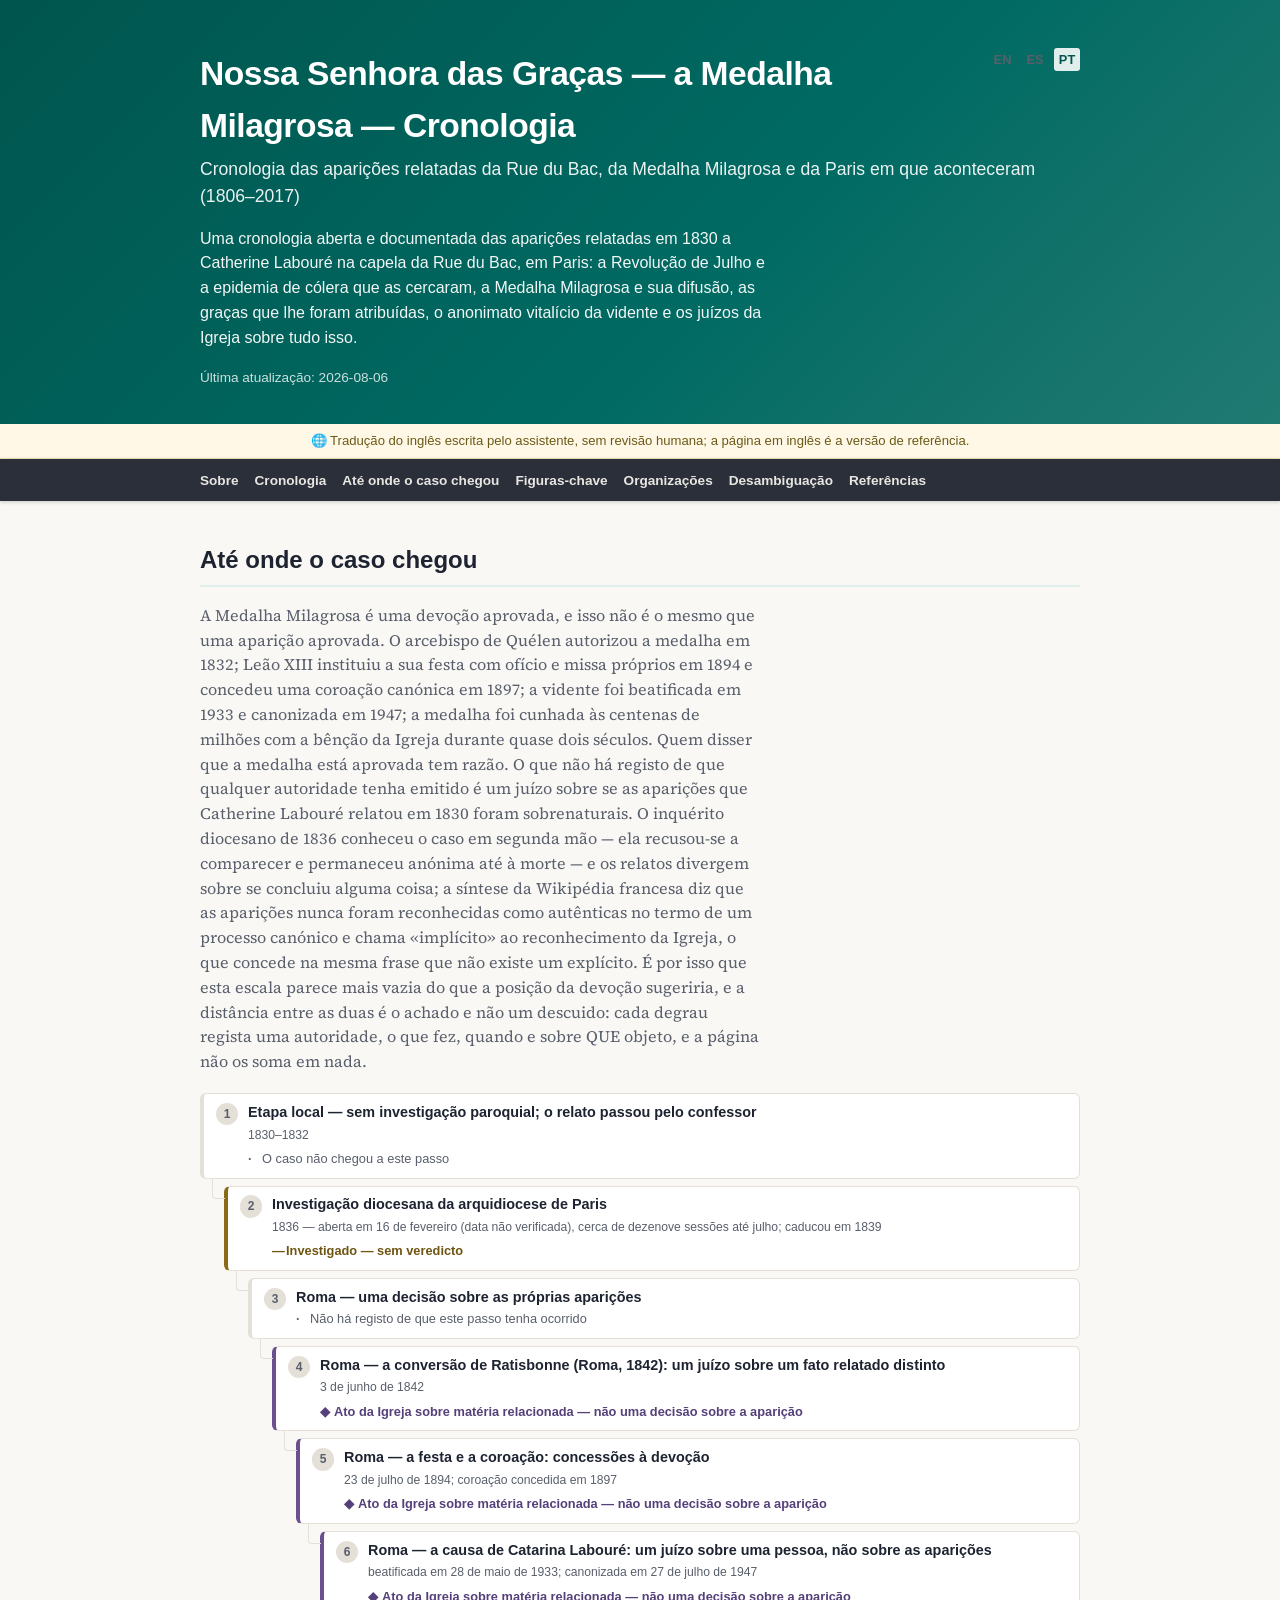
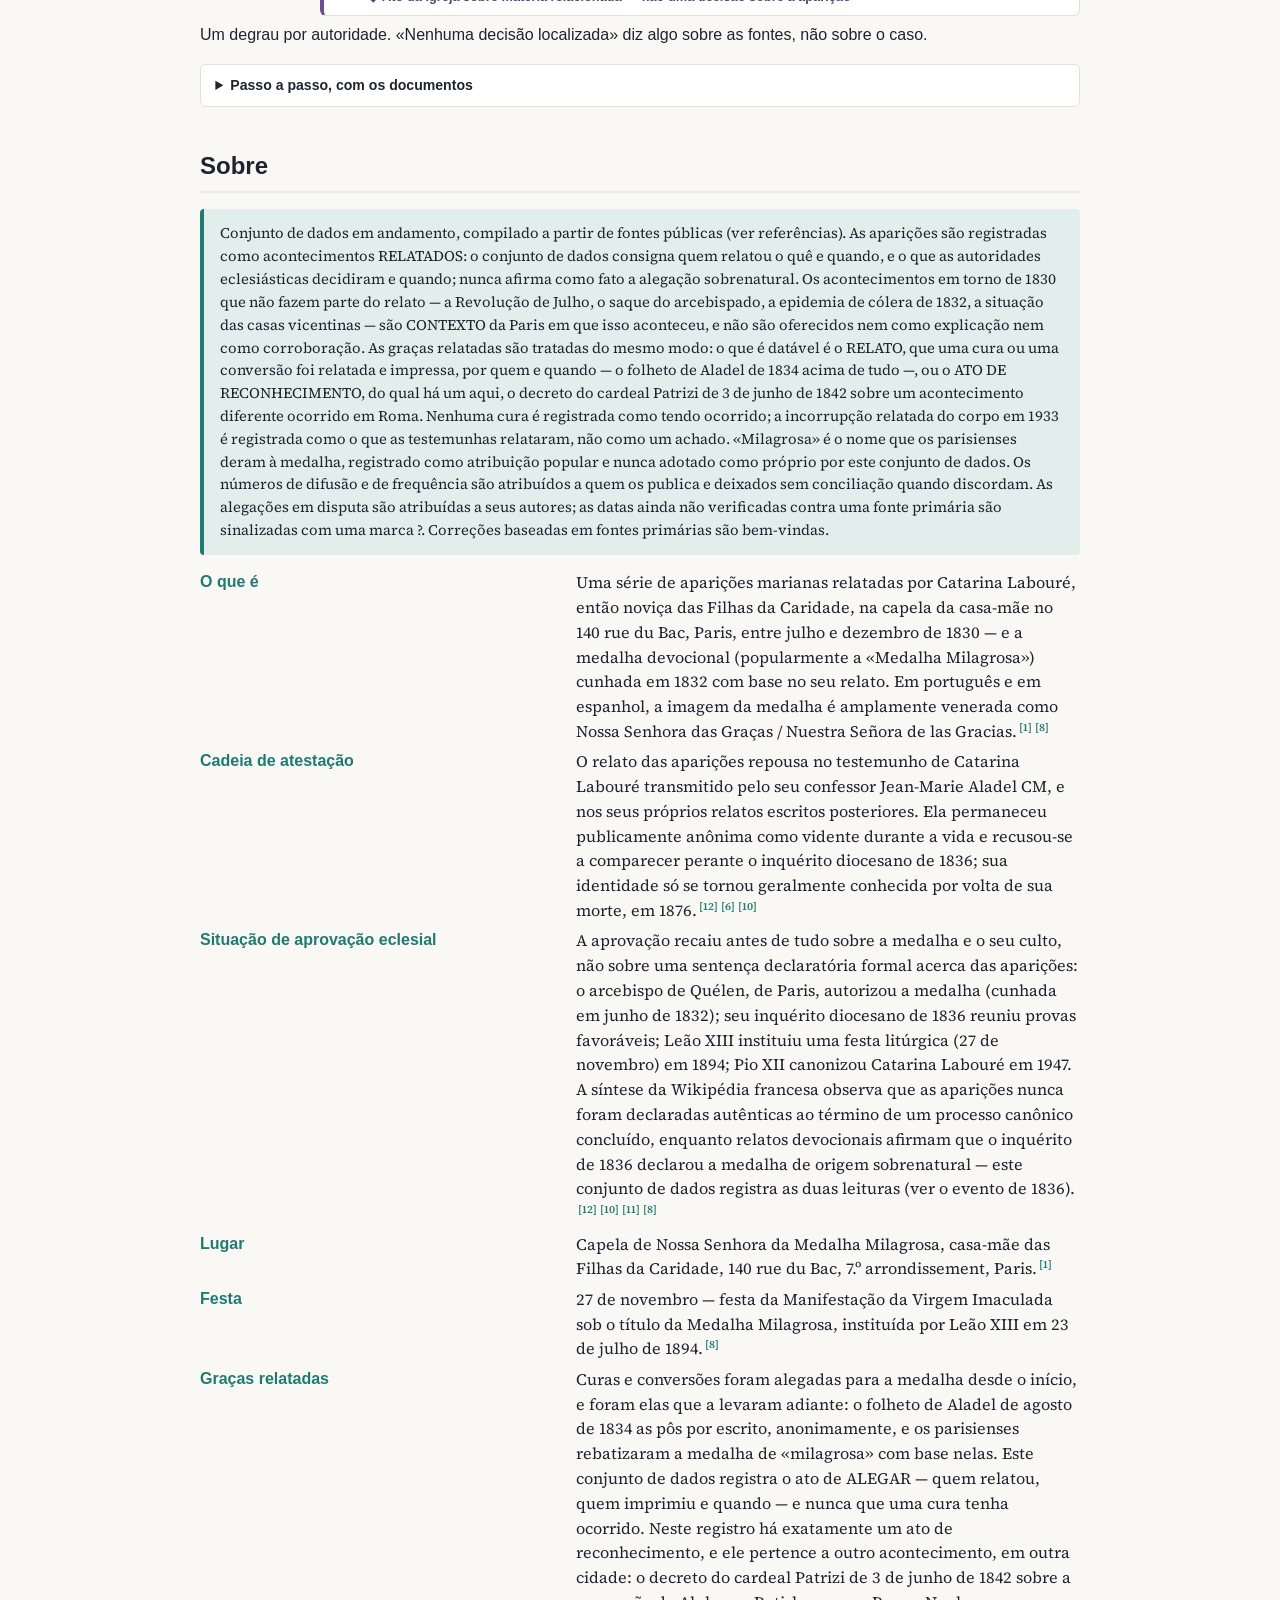
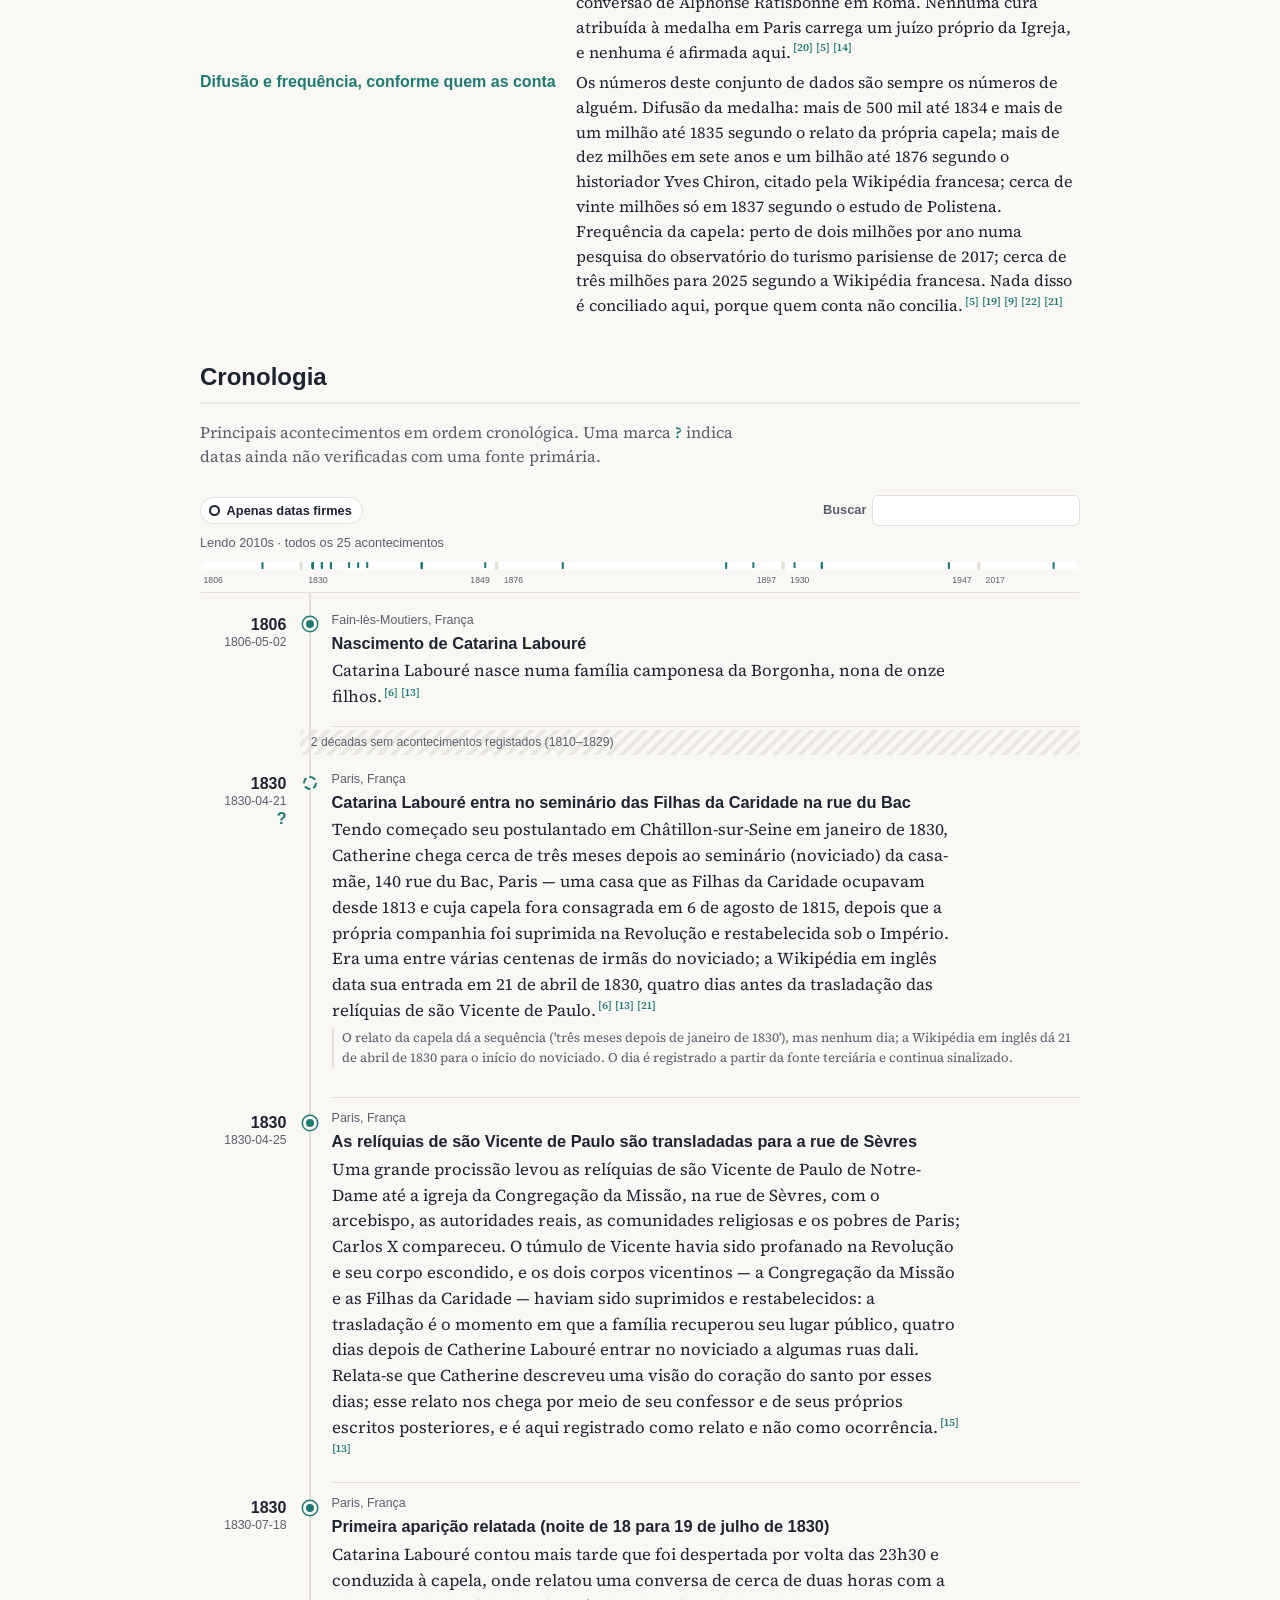
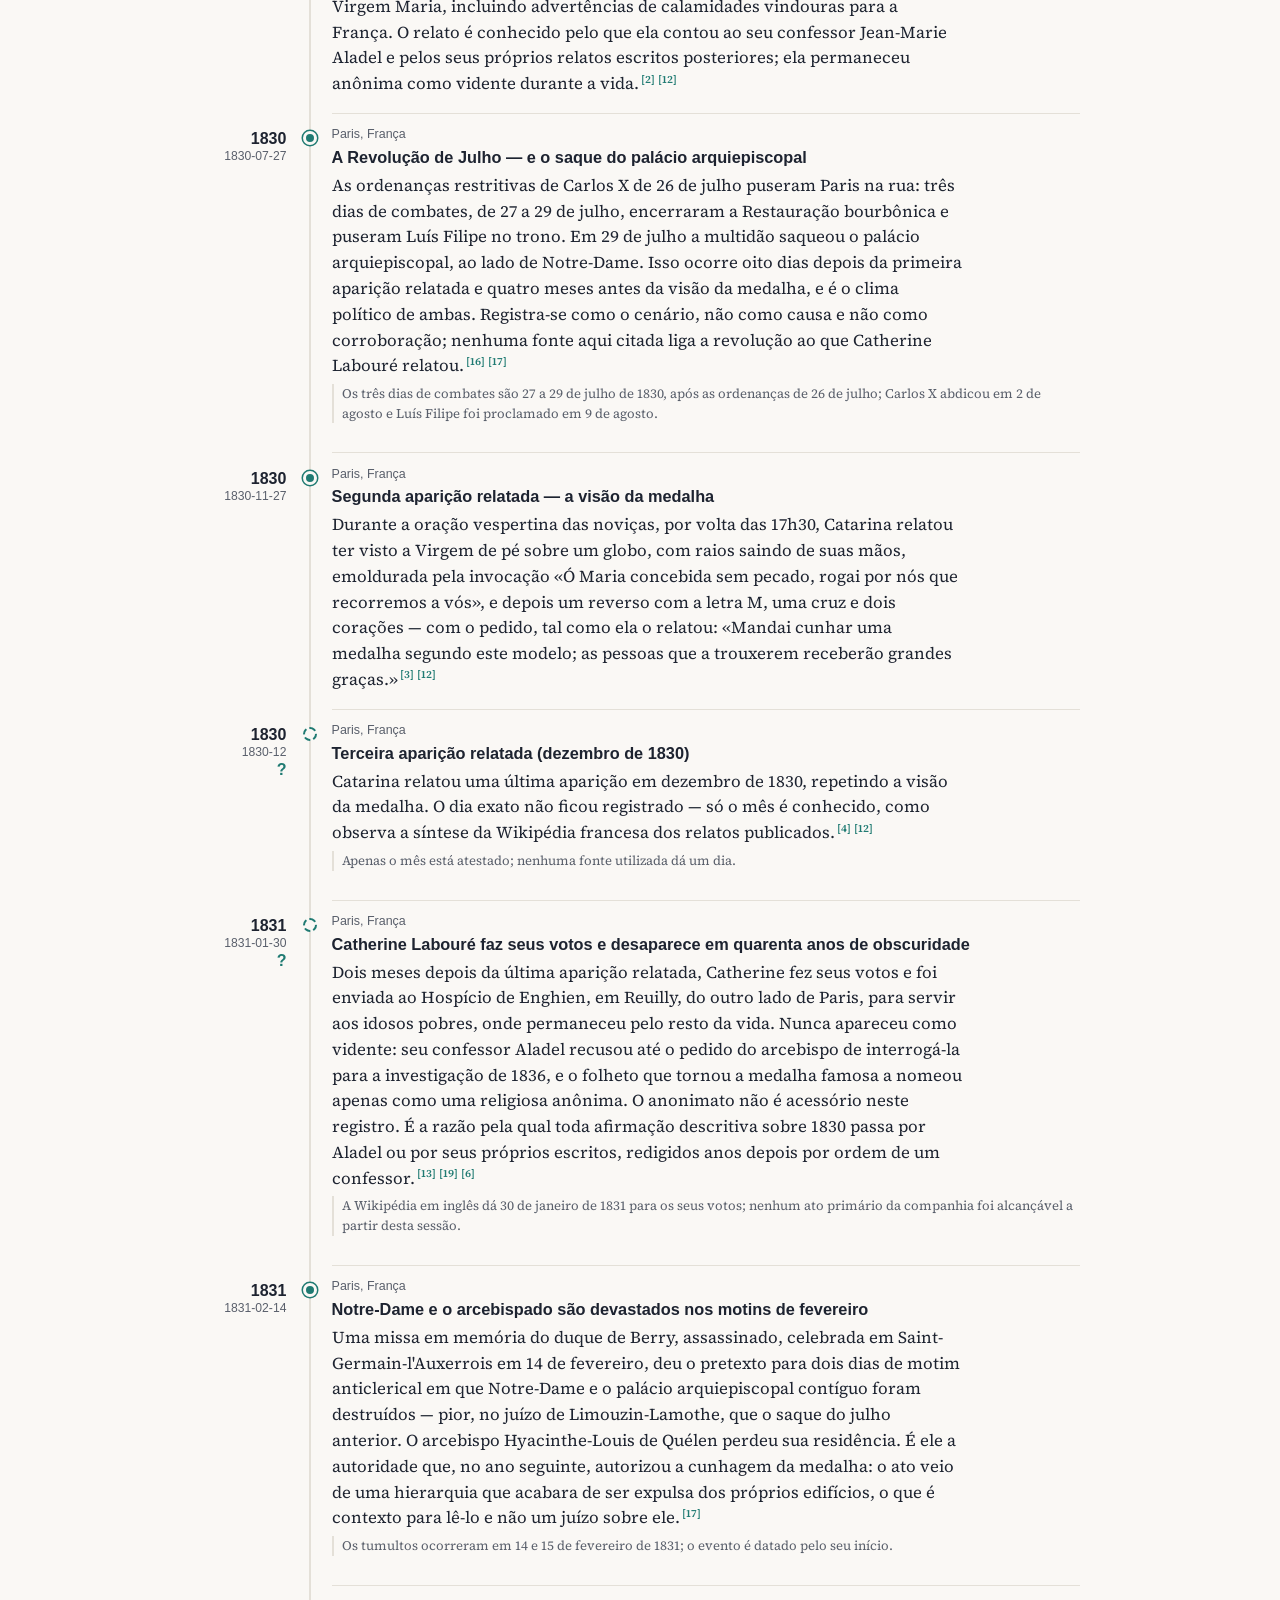
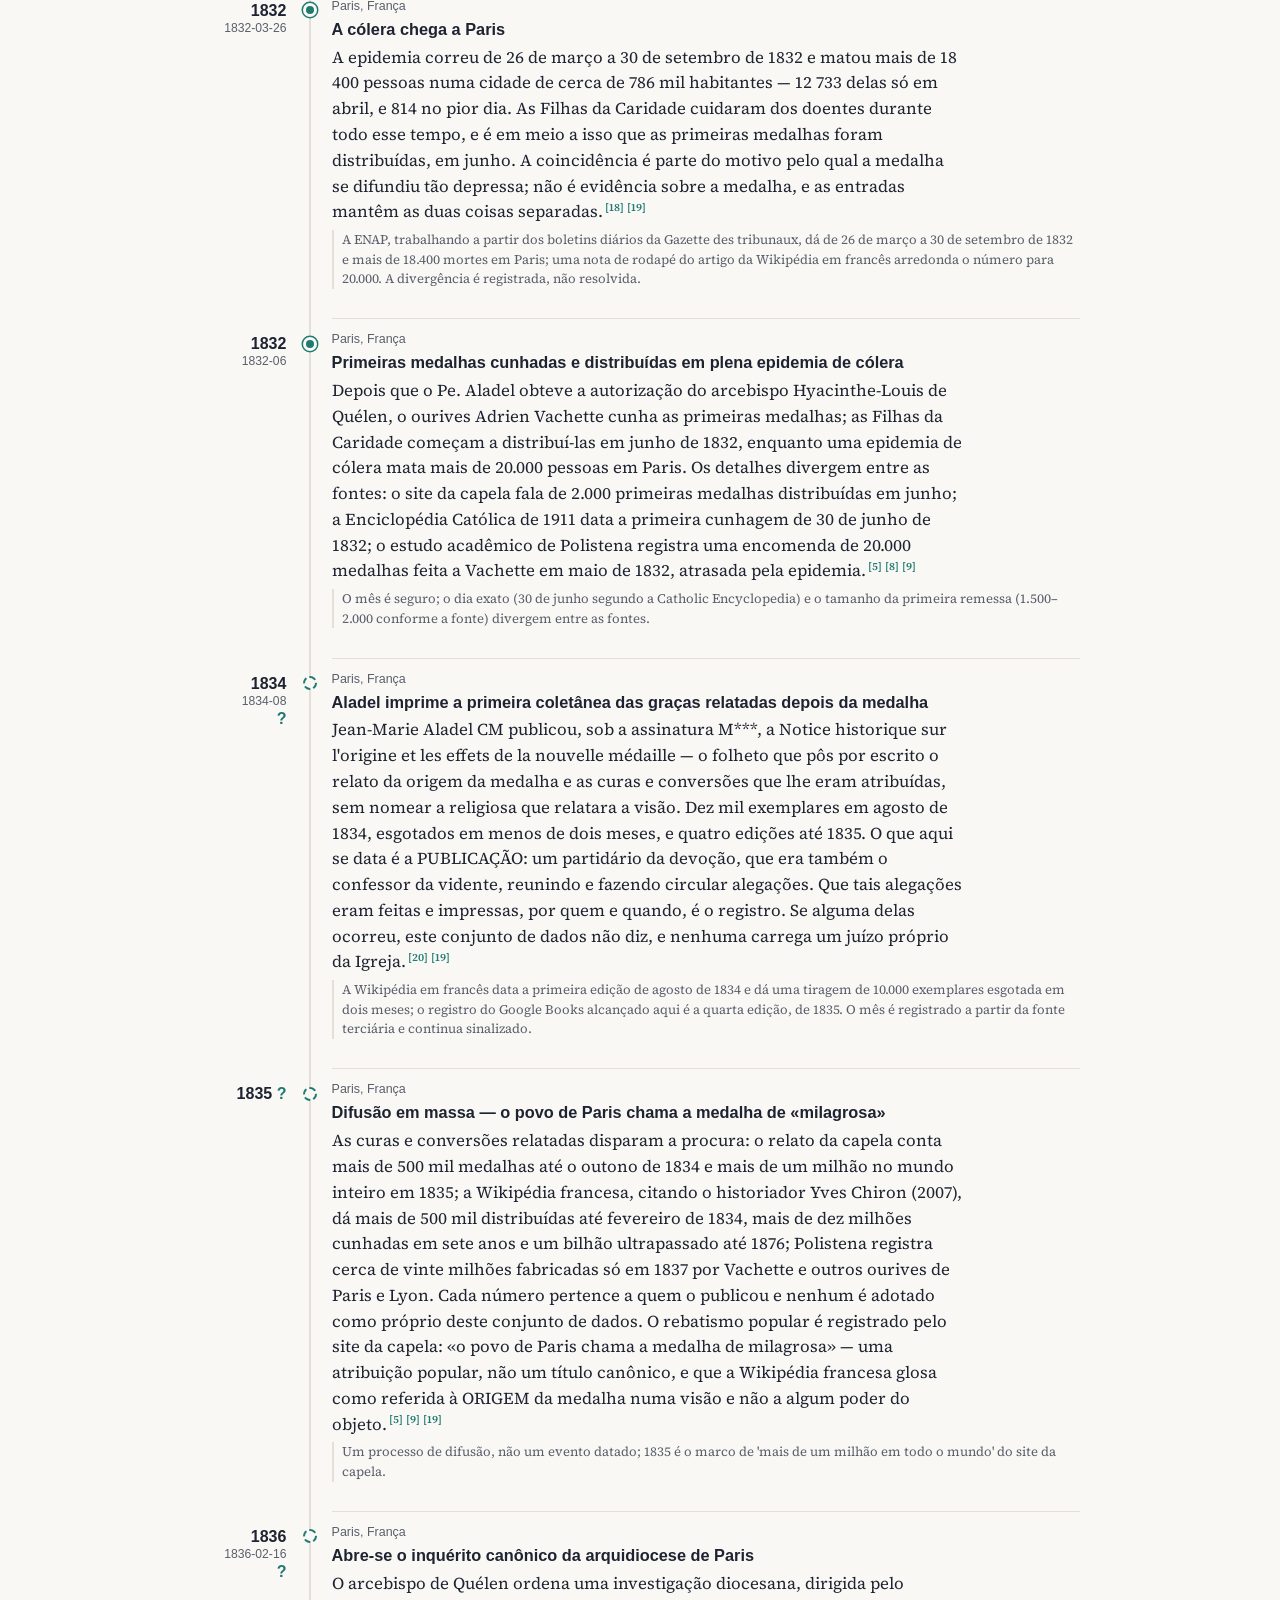
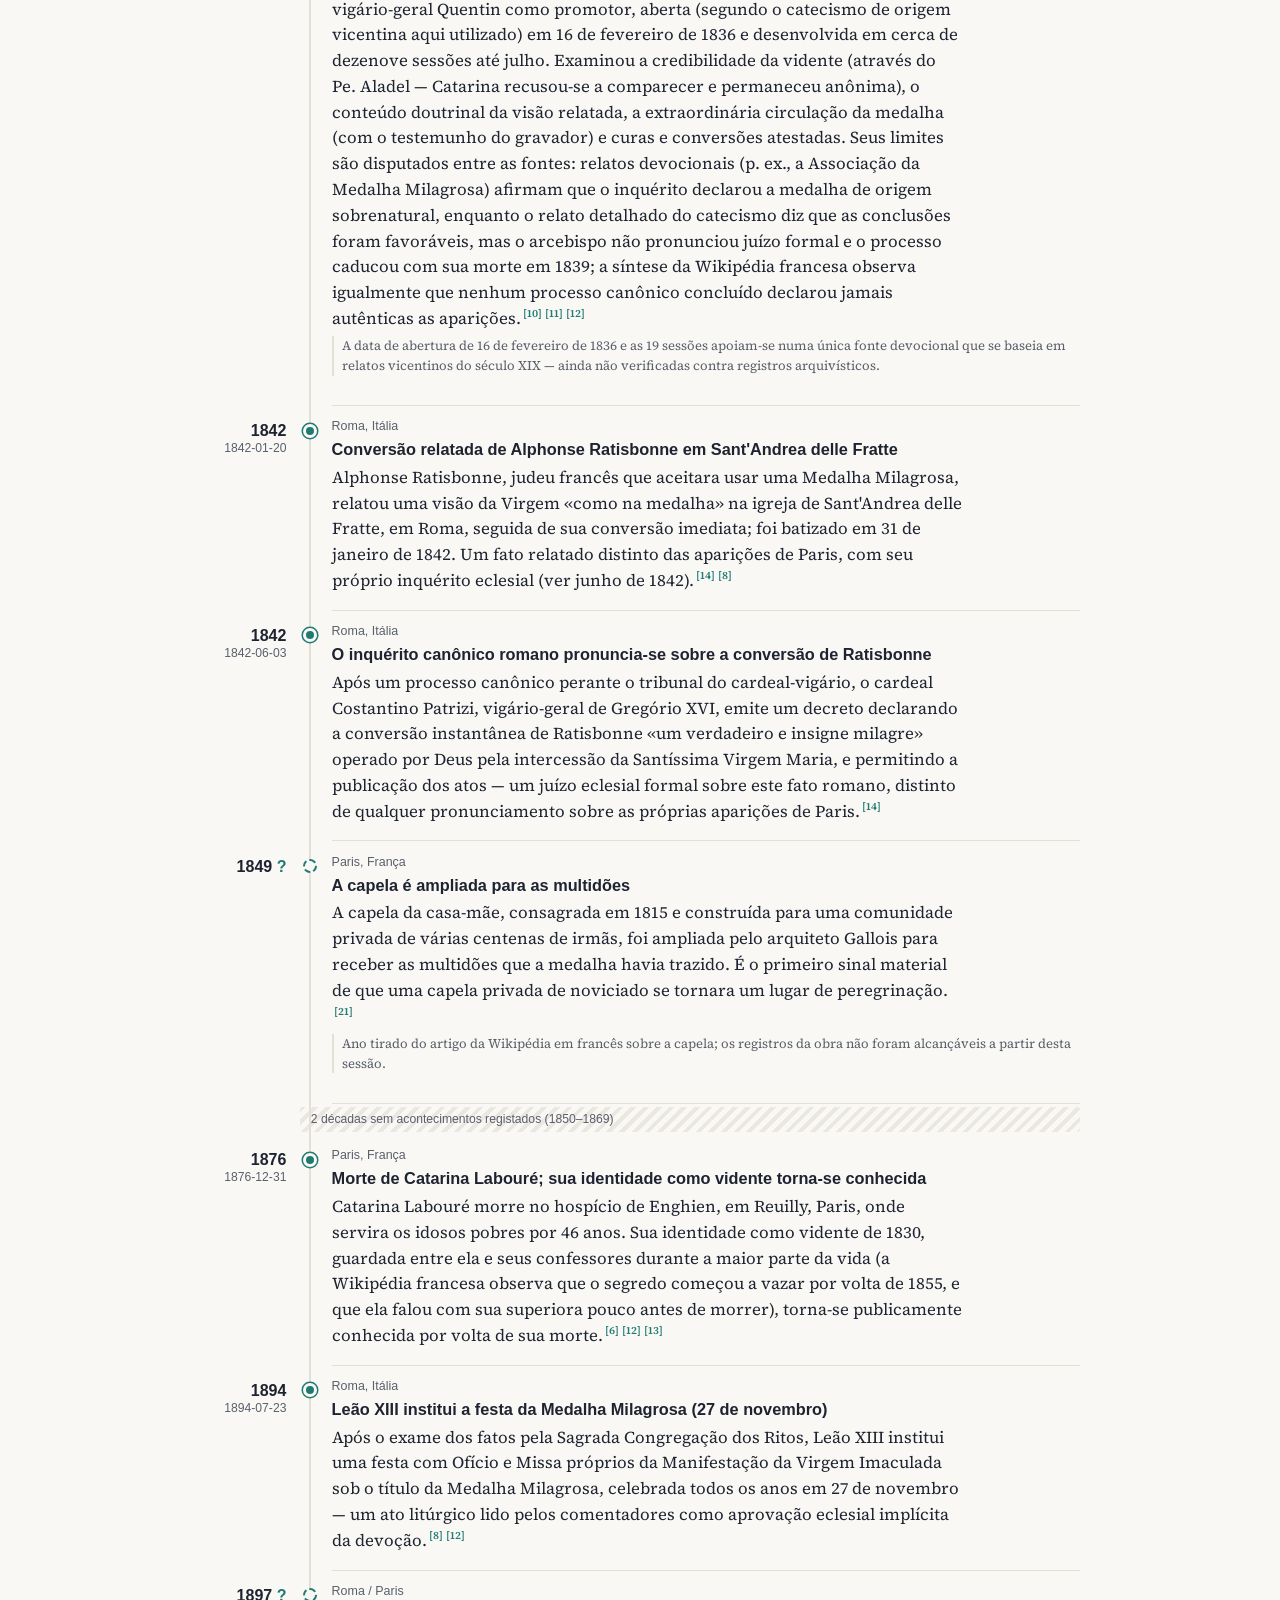
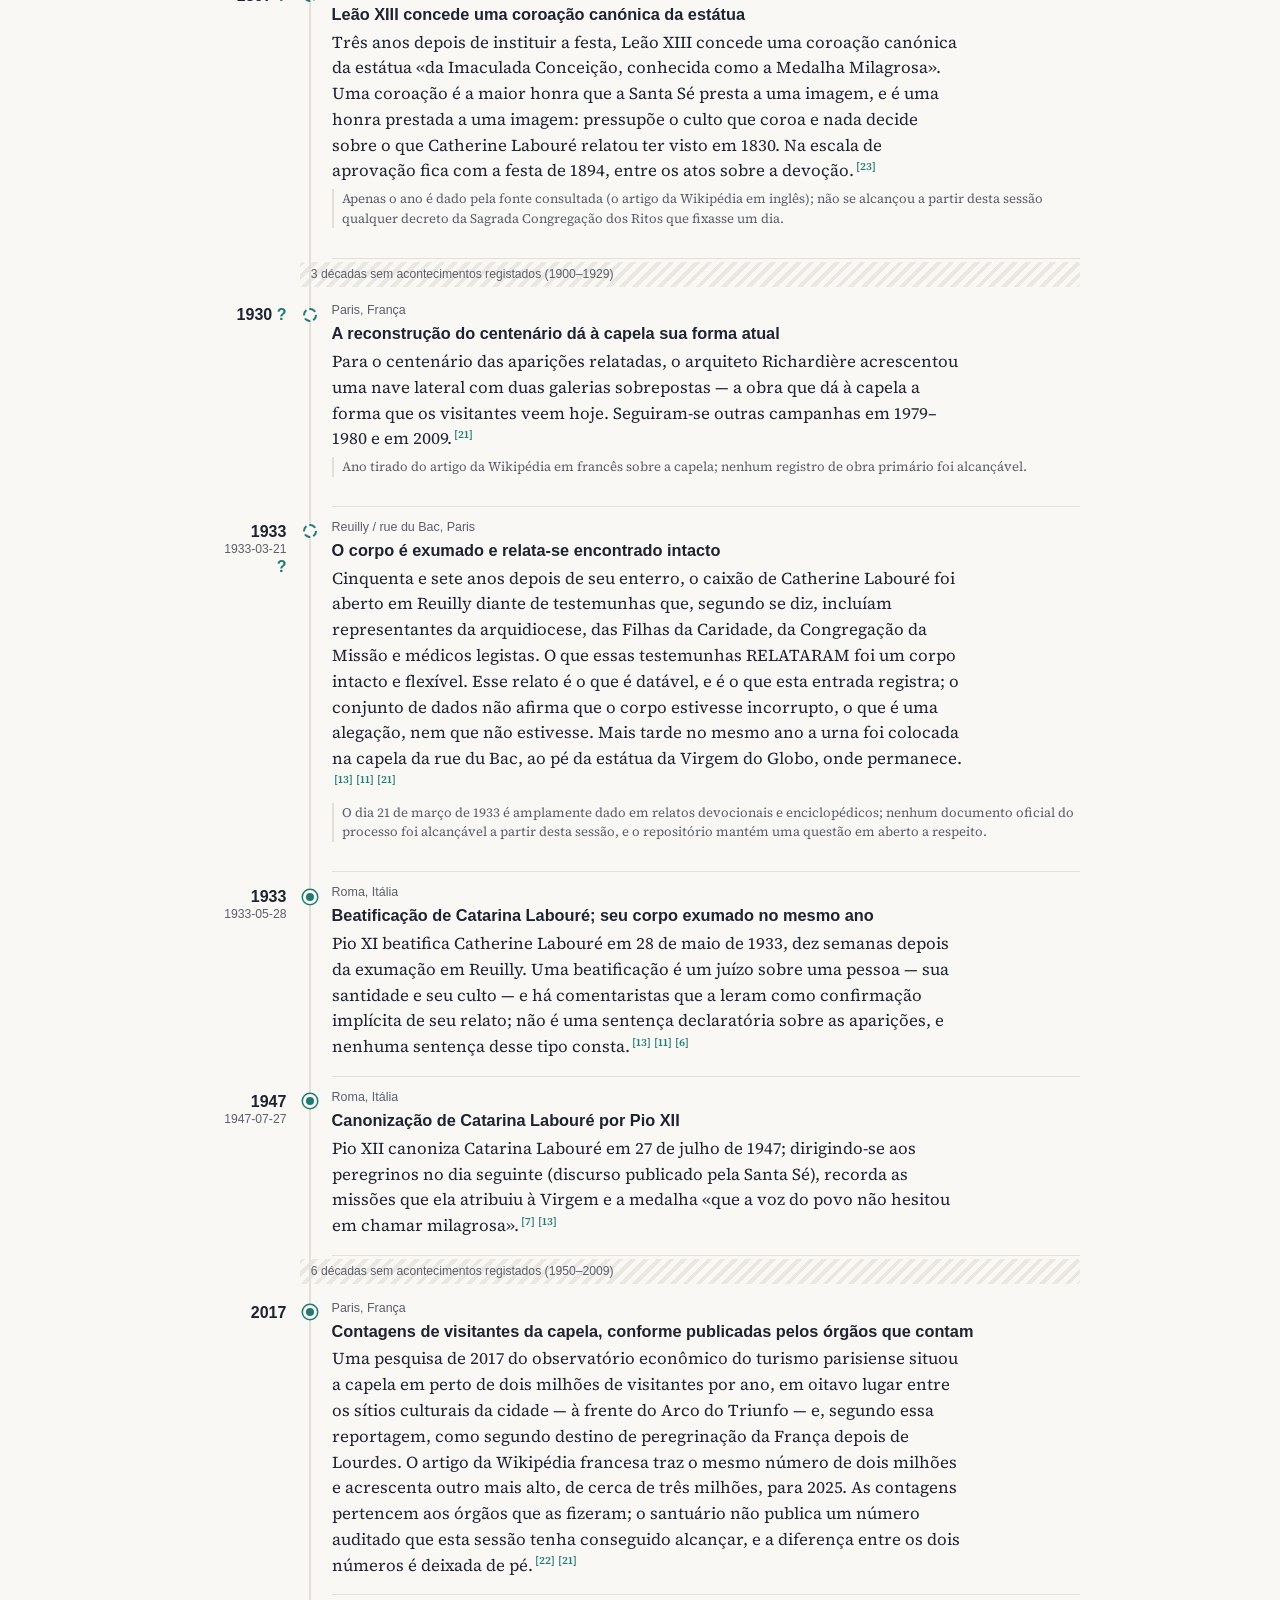
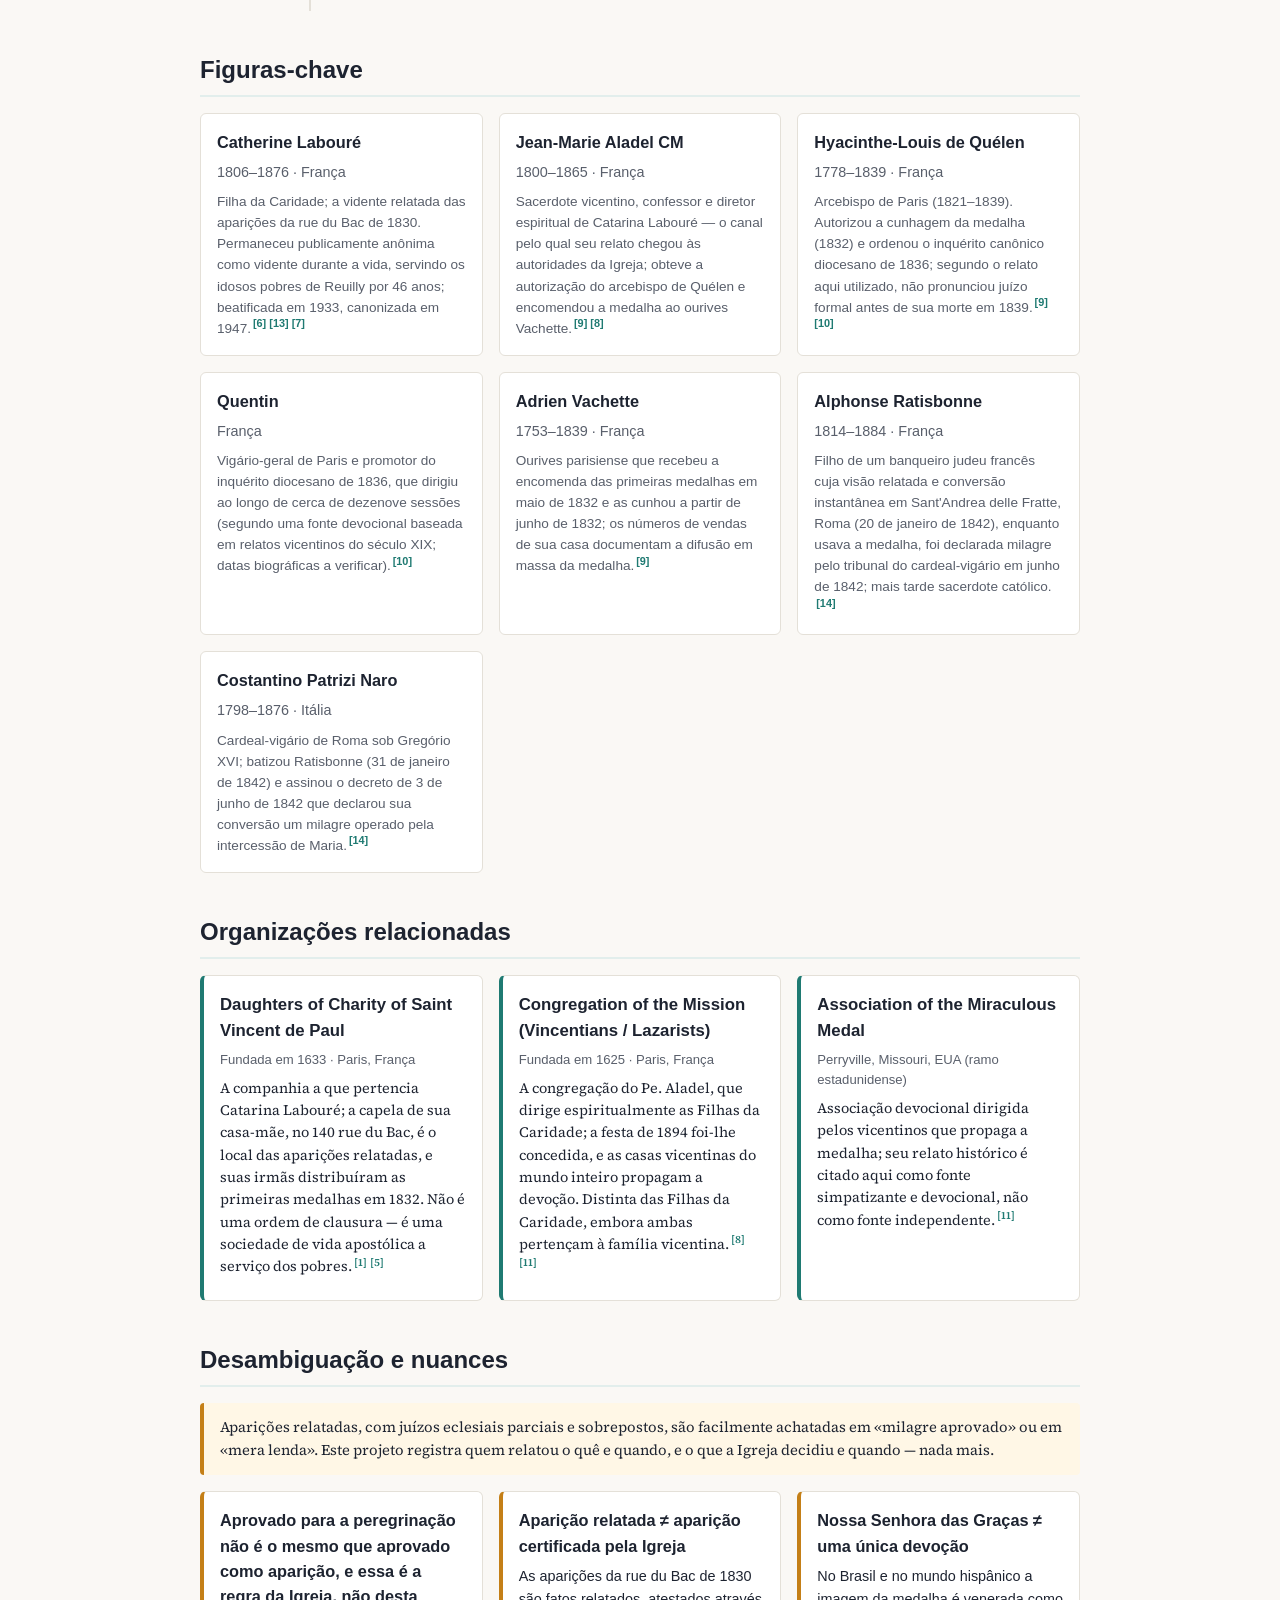
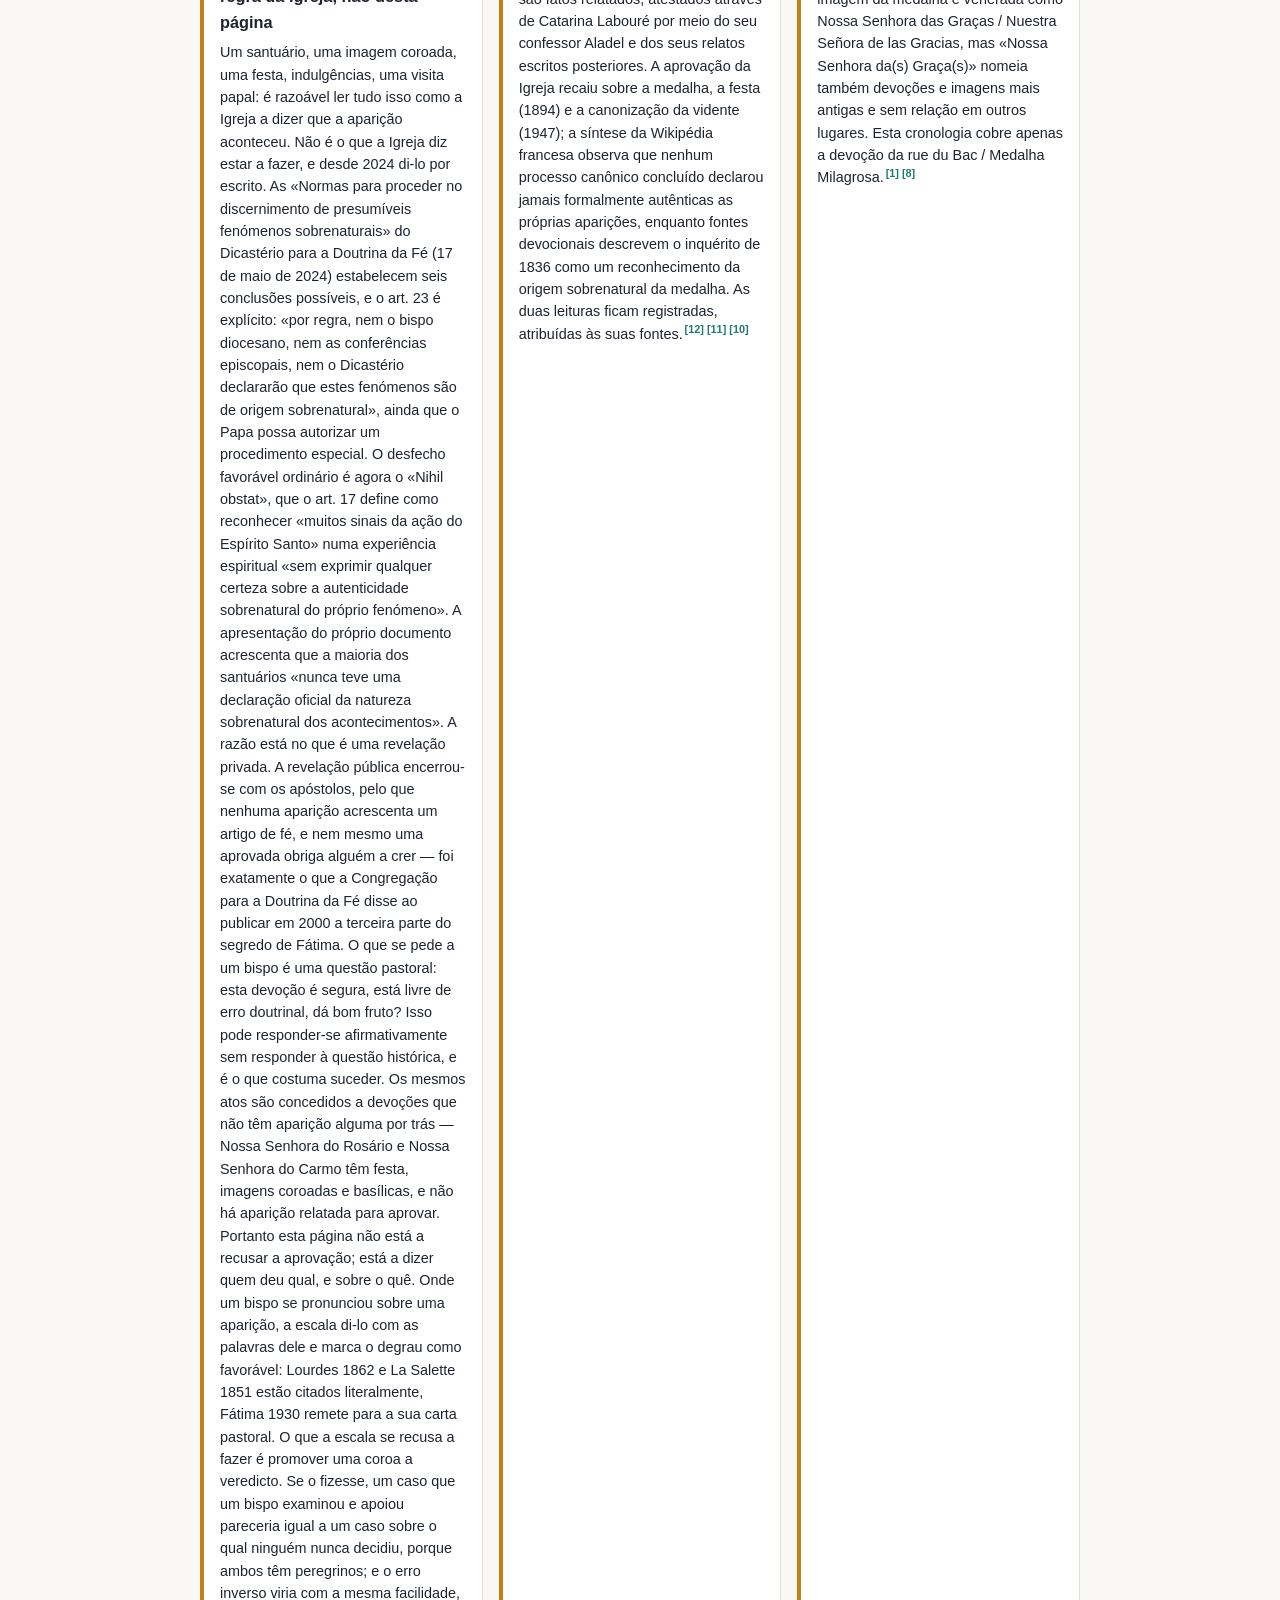
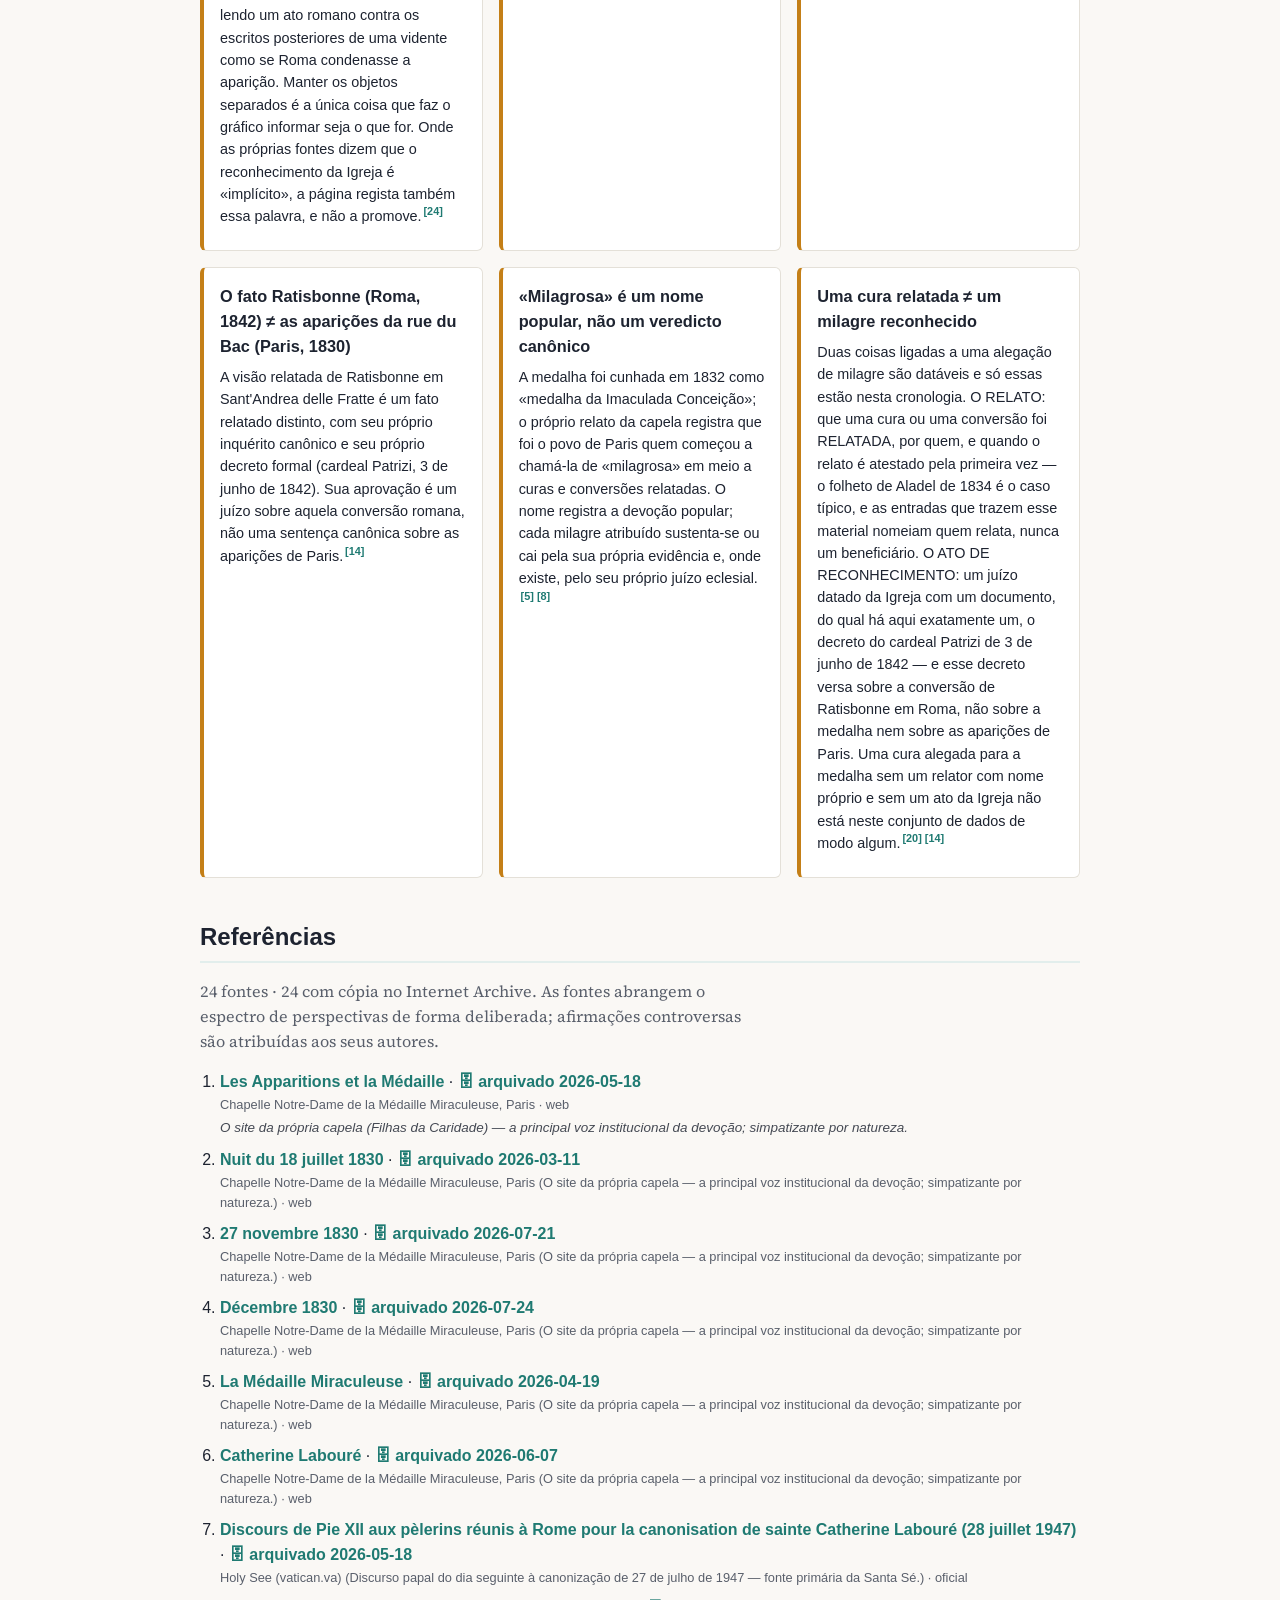
<file: docs/pt/index.html>
<!DOCTYPE html>
<html lang="pt">
<head>
  <meta charset="utf-8">
  <meta name="viewport" content="width=device-width, initial-scale=1">
  <title>Nossa Senhora das Graças — a Medalha Milagrosa — Cronologia</title>
  <meta name="description" content="Uma cronologia aberta e documentada das aparições relatadas em 1830 a Catherine Labouré na capela da Rue du Bac, em Paris: a Revolução de Julho e a epidemia de cólera que as cercaram, a Medalha Milagrosa e sua difusão, as graças que lhe foram atribuídas, o anonimato vitalício da vidente e os juízos da Igreja sobre tudo isso.">
  <!-- Google tag (gtag.js) -->
  <script async src="https://www.googletagmanager.com/gtag/js?id=G-R9LV1QZHVE"></script>
  <script>
    window.dataLayer = window.dataLayer || [];
    function gtag(){dataLayer.push(arguments);}
    gtag('js', new Date());
    gtag('config', 'G-R9LV1QZHVE');
  </script>
  <link rel="stylesheet" href="../styles.css">
  <script src="../river.js" defer></script>
  <script src="../cite.js" defer data-label="Referência" data-all="Todas as referências"></script>
  <link rel="canonical" href="https://cronologia.github.io/gracas/pt/">
  <link rel="alternate" hreflang="en" href="https://cronologia.github.io/gracas/en/">
  <link rel="alternate" hreflang="es" href="https://cronologia.github.io/gracas/es/">
  <link rel="alternate" hreflang="pt" href="https://cronologia.github.io/gracas/pt/">
  <link rel="alternate" hreflang="x-default" href="https://cronologia.github.io/gracas/">
  <meta property="og:type" content="website">
  <meta property="og:site_name" content="Nossa Senhora das Graças — a Medalha Milagrosa — Cronologia">
  <meta property="og:locale" content="pt_BR">
  <meta property="og:title" content="Nossa Senhora das Graças — a Medalha Milagrosa — Cronologia">
  <meta property="og:description" content="Uma cronologia aberta e documentada das aparições relatadas em 1830 a Catherine Labouré na capela da Rue du Bac, em Paris: a Revolução de Julho e a epidemia de cólera que as cercaram, a Medalha Milagrosa e sua difusão, as graças que lhe foram atribuídas, o anonimato vitalício da vidente e os juízos da Igreja sobre tudo isso.">
  <meta property="og:url" content="https://cronologia.github.io/gracas/pt/">
  <meta name="twitter:card" content="summary">
  <meta name="twitter:title" content="Nossa Senhora das Graças — a Medalha Milagrosa — Cronologia">
  <meta name="twitter:description" content="Uma cronologia aberta e documentada das aparições relatadas em 1830 a Catherine Labouré na capela da Rue du Bac, em Paris: a Revolução de Julho e a epidemia de cólera que as cercaram, a Medalha Milagrosa e sua difusão, as graças que lhe foram atribuídas, o anonimato vitalício da vidente e os juízos da Igreja sobre tudo isso.">
  <script type="application/ld+json">
  {
    "@context": "https://schema.org",
    "@type": "WebSite",
    "name": "Nossa Senhora das Graças — a Medalha Milagrosa — Cronologia",
    "description": "Uma cronologia aberta e documentada das aparições relatadas em 1830 a Catherine Labouré na capela da Rue du Bac, em Paris: a Revolução de Julho e a epidemia de cólera que as cercaram, a Medalha Milagrosa e sua difusão, as graças que lhe foram atribuídas, o anonimato vitalício da vidente e os juízos da Igreja sobre tudo isso.",
    "url": "https://cronologia.github.io/gracas/pt/",
    "inLanguage": "pt"
  }
  </script>
</head>
<body>
  <header class="site-header">
    <div class="wrap">
      <nav class="lang-switch" aria-label="Idioma"><a href="../en/" hreflang="en">EN</a><a href="../es/" hreflang="es">ES</a><span class="lang-current" aria-current="true">PT</span></nav>
      <h1>Nossa Senhora das Graças — a Medalha Milagrosa — Cronologia</h1>
      <p class="subtitle">Cronologia das aparições relatadas da Rue du Bac, da Medalha Milagrosa e da Paris em que aconteceram (1806–2017)</p>
      <p class="lead">Uma cronologia aberta e documentada das aparições relatadas em 1830 a Catherine Labouré na capela da Rue du Bac, em Paris: a Revolução de Julho e a epidemia de cólera que as cercaram, a Medalha Milagrosa e sua difusão, as graças que lhe foram atribuídas, o anonimato vitalício da vidente e os juízos da Igreja sobre tudo isso.</p>
      <p class="updated">Última atualização: 2026-08-06</p>
    </div>
  </header>
  <div class="i18n-disclaimer" role="note">🌐 Tradução do inglês escrita pelo assistente, sem revisão humana; a página em inglês é a versão de referência.</div>

  <nav class="site-nav">
    <div class="wrap">
      <a href="#about">Sobre</a>
      <a href="#chronology">Cronologia</a>
      <a href="#approval-ladder">Até onde o caso chegou</a>
      <a href="#figures">Figuras-chave</a>
      <a href="#organizations">Organizações</a>
      <a href="#disambiguation">Desambiguação</a>
      <a href="#references">Referências</a>
    </div>
  </nav>

  <main class="wrap">
    <section id="approval-ladder" class="viz">
      <h2>Até onde o caso chegou</h2>
      <p class="section-intro">A Medalha Milagrosa é uma devoção aprovada, e isso não é o mesmo que uma aparição aprovada. O arcebispo de Quélen autorizou a medalha em 1832; Leão XIII instituiu a sua festa com ofício e missa próprios em 1894 e concedeu uma coroação canónica em 1897; a vidente foi beatificada em 1933 e canonizada em 1947; a medalha foi cunhada às centenas de milhões com a bênção da Igreja durante quase dois séculos. Quem disser que a medalha está aprovada tem razão. O que não há registo de que qualquer autoridade tenha emitido é um juízo sobre se as aparições que Catherine Labouré relatou em 1830 foram sobrenaturais. O inquérito diocesano de 1836 conheceu o caso em segunda mão — ela recusou-se a comparecer e permaneceu anónima até à morte — e os relatos divergem sobre se concluiu alguma coisa; a síntese da Wikipédia francesa diz que as aparições nunca foram reconhecidas como autênticas no termo de um processo canónico e chama «implícito» ao reconhecimento da Igreja, o que concede na mesma frase que não existe um explícito. É por isso que esta escala parece mais vazia do que a posição da devoção sugeriria, e a distância entre as duas é o achado e não um descuido: cada degrau regista uma autoridade, o que fez, quando e sobre QUE objeto, e a página não os soma em nada.</p>
      <figure class="approval-ladder">
        <div class="viz-scroll">
        <ol class="al-cascade">
          <li class="al-node al-not-reached" style="--al-step:0">
            <a href="#al-rung-1" class="al-node-link">
              <span class="al-num" aria-hidden="true">1</span>
              <span class="al-node-body">
                <span class="al-node-label">Etapa local — sem investigação paroquial; o relato passou pelo confessor</span><span class="al-when">1830–1832</span>
                <span class="al-node-status"><span class="al-glyph" aria-hidden="true">·</span>O caso não chegou a este passo</span>
              </span>
            </a>
          </li>
          <li class="al-node al-inconclusive" style="--al-step:1">
            <a href="#al-rung-2" class="al-node-link">
              <span class="al-num" aria-hidden="true">2</span>
              <span class="al-node-body">
                <span class="al-node-label">Investigação diocesana da arquidiocese de Paris</span><span class="al-when">1836 — aberta em 16 de fevereiro (data não verificada), cerca de dezenove sessões até julho; caducou em 1839</span>
                <span class="al-node-status"><span class="al-glyph" aria-hidden="true">—</span>Investigado — sem veredicto</span>
              </span>
            </a>
          </li>
          <li class="al-node al-not-found" style="--al-step:2">
            <a href="#al-rung-3" class="al-node-link">
              <span class="al-num" aria-hidden="true">3</span>
              <span class="al-node-body">
                <span class="al-node-label">Roma — uma decisão sobre as próprias aparições</span>
                <span class="al-node-status"><span class="al-glyph" aria-hidden="true">·</span>Não há registo de que este passo tenha ocorrido</span>
              </span>
            </a>
          </li>
          <li class="al-node al-adjacent" style="--al-step:3">
            <a href="#al-rung-4" class="al-node-link">
              <span class="al-num" aria-hidden="true">4</span>
              <span class="al-node-body">
                <span class="al-node-label">Roma — a conversão de Ratisbonne (Roma, 1842): um juízo sobre um fato relatado distinto</span><span class="al-when">3 de junho de 1842</span>
                <span class="al-node-status"><span class="al-glyph" aria-hidden="true">◆</span>Ato da Igreja sobre matéria relacionada — não uma decisão sobre a aparição</span>
              </span>
            </a>
          </li>
          <li class="al-node al-adjacent" style="--al-step:4">
            <a href="#al-rung-5" class="al-node-link">
              <span class="al-num" aria-hidden="true">5</span>
              <span class="al-node-body">
                <span class="al-node-label">Roma — a festa e a coroação: concessões à devoção</span><span class="al-when">23 de julho de 1894; coroação concedida em 1897</span>
                <span class="al-node-status"><span class="al-glyph" aria-hidden="true">◆</span>Ato da Igreja sobre matéria relacionada — não uma decisão sobre a aparição</span>
              </span>
            </a>
          </li>
          <li class="al-node al-adjacent" style="--al-step:5">
            <a href="#al-rung-6" class="al-node-link">
              <span class="al-num" aria-hidden="true">6</span>
              <span class="al-node-body">
                <span class="al-node-label">Roma — a causa de Catarina Labouré: um juízo sobre uma pessoa, não sobre as aparições</span><span class="al-when">beatificada em 28 de maio de 1933; canonizada em 27 de julho de 1947</span>
                <span class="al-node-status"><span class="al-glyph" aria-hidden="true">◆</span>Ato da Igreja sobre matéria relacionada — não uma decisão sobre a aparição</span>
              </span>
            </a>
          </li>
        </ol>
        </div>
        <figcaption>Um degrau por autoridade. «Nenhuma decisão localizada» diz algo sobre as fontes, não sobre o caso.</figcaption>
      </figure>
      <details class="al-details">
        <summary>Passo a passo, com os documentos</summary>
        <div class="al-tablist" hidden aria-label="Até onde o caso chegou">
            <button type="button" class="al-tab" data-al-panel="al-rung-1"><span class="al-glyph" aria-hidden="true">·</span>Etapa local — sem investigação paroquial; o relato passou pelo confessor</button>
            <button type="button" class="al-tab" data-al-panel="al-rung-2"><span class="al-glyph" aria-hidden="true">—</span>Investigação diocesana da arquidiocese de Paris</button>
            <button type="button" class="al-tab" data-al-panel="al-rung-3"><span class="al-glyph" aria-hidden="true">·</span>Roma — uma decisão sobre as próprias aparições</button>
            <button type="button" class="al-tab" data-al-panel="al-rung-4"><span class="al-glyph" aria-hidden="true">◆</span>Roma — a conversão de Ratisbonne (Roma, 1842): um juízo sobre um fato relatado distinto</button>
            <button type="button" class="al-tab" data-al-panel="al-rung-5"><span class="al-glyph" aria-hidden="true">◆</span>Roma — a festa e a coroação: concessões à devoção</button>
            <button type="button" class="al-tab" data-al-panel="al-rung-6"><span class="al-glyph" aria-hidden="true">◆</span>Roma — a causa de Catarina Labouré: um juízo sobre uma pessoa, não sobre as aparições</button>
        </div>
        <div class="al-panels">
          <section id="al-rung-1" class="al-panel al-not-reached">
            <h3 class="al-panel-title">Etapa local — sem investigação paroquial; o relato passou pelo confessor <span class="al-when">1830–1832</span></h3>
            <p class="al-status"><span class="al-glyph" aria-hidden="true">·</span>O caso não chegou a este passo</p>
<p class="al-who">Jean-Marie Aladel CM, confessor e diretor espiritual de Catarina Labouré</p><p class="al-outcome">Não houve investigação local ou paroquial a que chegar. Catarina Labouré relatou as aparições a Aladel em direção espiritual e insistiu em permanecer anônima como vidente; Aladel, que a princípio duvidou dela, foi o único canal pelo qual o relato chegou à autoridade e, ao cabo de cerca de dois anos, levou-o não a uma investigação local, mas diretamente ao arcebispo de Paris, obtendo sua autorização para cunhar a medalha em 1832. Todas as etapas posteriores examinaram, portanto, o relato em segunda mão, através do confessor, e nunca a própria vidente.</p><p class="al-nodoc">Procurou-se nas fontes aqui utilizadas — as histórias de Catarina Labouré e da medalha publicadas pela própria capela, o artigo da Catholic Encyclopedia de 1911, o estudo acadêmico de Polistena (2012) e a síntese da Wikipédia francesa — qualquer investigação de âmbito paroquial ou designada localmente antes de 1836. Nenhuma registra alguma, e todas descrevem o mesmo percurso: do confessor ao arcebispo. O que a Catholic Encyclopedia de 1911 chama de «cuidadosa investigação» é o exame privado do relato feito pelo próprio Aladel («After careful investigation, M. Aladel, the spiritual director of Sister Catherine, obtained the approval of Mgr. de Quelen»), não um procedimento canônico. Registra-se como um passo que o caso não deu, com base nesse relato positivo do percurso, e não como uma lacuna documental; nenhuma fonte consultada afirma com essas palavras que não se tenha realizado uma investigação local.</p>            <p class="al-cites"><sup class="cite"><a href="#ref-6" title="Reference 6">[6]</a> <a href="#ref-5" title="Reference 5">[5]</a> <a href="#ref-8" title="Reference 8">[8]</a> <a href="#ref-9" title="Reference 9">[9]</a> <a href="#ref-12" title="Reference 12">[12]</a></sup></p>
          </section>
          <section id="al-rung-2" class="al-panel al-inconclusive">
            <h3 class="al-panel-title">Investigação diocesana da arquidiocese de Paris <span class="al-when">1836 — aberta em 16 de fevereiro (data não verificada), cerca de dezenove sessões até julho; caducou em 1839</span></h3>
            <p class="al-status"><span class="al-glyph" aria-hidden="true">—</span>Investigado — sem veredicto</p>
<p class="al-who">O arcebispo Hyacinthe-Louis de Quélen, por meio do vigário-geral Quentin como promotor</p><p class="al-outcome">O que esta investigação examinou foi a medalha, sua difusão e a credibilidade de um relato que não pôde ouvir em primeira mão — não o caráter sobrenatural das aparições —, e nunca identificou publicamente a vidente. Segundo o relato detalhado aqui utilizado, admitiu cinco classes de provas: a confiabilidade de Catarina Labouré (atestada por meio do P. Aladel, pois ela se recusou a comparecer perante o promotor e permaneceu anônima), a prudência de seu diretor, a solidez teológica da visão relatada, a extraordinária circulação da medalha e as curas e conversões documentadas. As conclusões foram favoráveis, mas nenhum juízo se seguiu — «a autoridade eclesiástica não pronunciou sentença; não sabemos por que a investigação não recebeu a sanção a que aparentemente conduzia» — e o procedimento foi abandonado com a morte de De Quélen em 1839. A Associação da Medalha Milagrosa, entidade devocional vicentina, caracteriza o resultado de modo bem mais forte: «uma investigação canônica empreendida em Paris declarou que a medalha era de origem sobrenatural e que os prodígios por ela operados eram genuínos». Essa é a formulação da associação, de uma fonte aqui rotulada como simpática à causa, e nenhum decreto é apresentado em seu apoio; este degrau registra o que a investigação examinou e que ela não emitiu veredicto, e deixa a leitura mais forte atribuída ao organismo que a sustenta. Circulam dois relatos sobre como terminou aquele inquérito e não coincidem. A narrativa oitocentista detalhada aqui utilizada diz que não se seguiu juízo algum. O artigo da Wikipédia em inglês diz o contrário: que o tribunal «exaltou o seu carácter e a sua virtude», «deu inteiro crédito às suas visões» e chegou a «duas conclusões importantes: que a Medalha era de origem sobrenatural e que os prodígios obrados por ela eram genuínos». Repare-se no que mesmo a versão mais forte diz e não diz: o seu objeto é a MEDALHA e os prodígios obrados por ela, não as aparições, e esse mesmo artigo em ponto algum afirma que as aparições tenham sido aprovadas. O desacordo é sobre se chegaram a ser emitidas conclusões; fica registado e não resolvido, e resolvê-lo exige as próprias atas, que segundo as fontes se perderam ou nunca foram publicadas e que os arquivos diocesanos de Paris guardariam se alguém as guarda.</p>            <p class="al-cites"><sup class="cite"><a href="#ref-10" title="Reference 10">[10]</a> <a href="#ref-11" title="Reference 11">[11]</a> <a href="#ref-12" title="Reference 12">[12]</a> <a href="#ref-23" title="Reference 23">[23]</a></sup></p>
          </section>
          <section id="al-rung-3" class="al-panel al-not-found">
            <h3 class="al-panel-title">Roma — uma decisão sobre as próprias aparições</h3>
            <p class="al-status"><span class="al-glyph" aria-hidden="true">·</span>Não há registo de que este passo tenha ocorrido</p>
<p class="al-nodoc">Não foi localizado nenhum ato romano decidindo sobre o caráter sobrenatural das aparições da rue du Bac de 1830. Procurou-se em: o artigo da Catholic Encyclopedia de 1911 sobre a Medalha Milagrosa, que registra a autorização arquiepiscopal de 1832 e a festa de 1894 e nenhum decreto desse tipo; as páginas históricas da própria capela; o catálogo do Miracle Hunter sobre as alegadas aparições marianas e seus estatutos canônicos; e a síntese da Wikipédia francesa, que afirma expressamente que as aparições «n&#39;ont jamais été reconnues authentiques par l&#39;Église catholique au terme d&#39;un procès canonique» e qualifica o reconhecimento da Igreja de «implicite». Registra-se como não localizado, e não como resolvido: a busca abrangeu apenas literatura secundária e de referência publicada, e os arquivos diocesanos de Paris e os arquivos vicentinos não foram consultados.</p>            <p class="al-cites"><sup class="cite"><a href="#ref-12" title="Reference 12">[12]</a> <a href="#ref-8" title="Reference 8">[8]</a></sup></p>
          </section>
          <section id="al-rung-4" class="al-panel al-adjacent">
            <h3 class="al-panel-title">Roma — a conversão de Ratisbonne (Roma, 1842): um juízo sobre um fato relatado distinto <span class="al-when">3 de junho de 1842</span></h3>
            <p class="al-status"><span class="al-glyph" aria-hidden="true">◆</span>Ato da Igreja sobre matéria relacionada — não uma decisão sobre a aparição</p>
<p class="al-who">Tribunal do cardeal vigário; o cardeal Costantino Patrizi, vigário-geral de Gregório XVI</p><p class="al-outcome">O único processo canônico concluído neste dossiê julgou outra coisa, em outra cidade, doze anos depois. Alphonse Ratisbonne relatou uma visão da Virgem «como na medalha» em Sant&#39;Andrea delle Fratte, em Roma, em 20 de janeiro de 1842, enquanto usava uma Medalha Milagrosa; após um processo canônico, o decreto de Patrizi de 3 de junho de 1842 declarou sua conversão instantânea um milagre verdadeiro e insigne operado por Deus mediante a intercessão da Santíssima Virgem. É um juízo sobre aquele fato romano de 1842 e sobre mais nada. Nada diz sobre o que Catarina Labouré relatou ter visto em Paris em 1830, e a literatura devocional que o cita como aprovação romana do relato da rue du Bac está transferindo um veredicto de um objeto para outro.</p>            <p class="al-cites"><sup class="cite"><a href="#ref-14" title="Reference 14">[14]</a></sup></p>
          </section>
          <section id="al-rung-5" class="al-panel al-adjacent">
            <h3 class="al-panel-title">Roma — a festa e a coroação: concessões à devoção <span class="al-when">23 de julho de 1894; coroação concedida em 1897</span></h3>
            <p class="al-status"><span class="al-glyph" aria-hidden="true">◆</span>Ato da Igreja sobre matéria relacionada — não uma decisão sobre a aparição</p>
<p class="al-who">Leão XIII, após exame dos fatos pela Sagrada Congregação dos Ritos</p><p class="al-outcome">Leão XIII instituiu uma festa, com Ofício e Missa próprios, da Manifestação da Virgem Imaculada sob o título da Medalha Milagrosa, celebrada todos os anos em 27 de novembro. Uma festa é uma concessão litúrgica: autoriza o culto público sob um título e estabelece que esse culto pode ser celebrado. Não é uma constatação de fato sobre as aparições de 1830, e o ato não contém declaração alguma a respeito delas. A síntese da Wikipédia francesa a agrupa, junto com a canonização da vidente, como reconhecimento «implícito» — uma descrição que admite, no mesmo fôlego, que nenhum explícito existe. Três anos depois Leão XIII concedeu uma coroação canónica da estátua «da Imaculada Conceição, conhecida como a Medalha Milagrosa» — a maior honra que a Santa Sé presta a uma imagem, e ainda assim uma honra prestada a uma imagem. Entre os dois atos, a Santa Sé autorizou o culto público sob esse título e coroou a figura, sem em momento algum dizer o que aconteceu na capela em 1830.</p>            <p class="al-cites"><sup class="cite"><a href="#ref-8" title="Reference 8">[8]</a> <a href="#ref-12" title="Reference 12">[12]</a> <a href="#ref-23" title="Reference 23">[23]</a></sup></p>
          </section>
          <section id="al-rung-6" class="al-panel al-adjacent">
            <h3 class="al-panel-title">Roma — a causa de Catarina Labouré: um juízo sobre uma pessoa, não sobre as aparições <span class="al-when">beatificada em 28 de maio de 1933; canonizada em 27 de julho de 1947</span></h3>
            <p class="al-status"><span class="al-glyph" aria-hidden="true">◆</span>Ato da Igreja sobre matéria relacionada — não uma decisão sobre a aparição</p>
<p class="al-who">Pio XI (beatificação); Pio XII (canonização)</p><p class="al-outcome">Uma causa de canonização julga a santidade de vida da candidata e os milagres atribuídos à sua intercessão depois da morte. Pio XI beatificou Catarina Labouré em 28 de maio de 1933 e Pio XII a canonizou em 27 de julho de 1947. Dirigindo-se aos peregrinos no dia seguinte, Pio XII recordou as missões que ela atribuía à Virgem e falou da medalha «que a voz do povo não hesitou em chamar milagrosa» — atribuindo o nome ao povo, não à Igreja. Declarar santa a vidente estabelece que ela é tida por tal; não é uma decisão de que tenha ocorrido o que ela relatou ter visto, e as duas questões nunca foram reunidas num único procedimento.</p>            <p class="al-cites"><sup class="cite"><a href="#ref-13" title="Reference 13">[13]</a> <a href="#ref-7" title="Reference 7">[7]</a></sup></p>
          </section>
        </div>
      </details>
      <script>(function () {
        var s = document.currentScript.closest('section');
        var det = s.querySelector('.al-details');
        var list = s.querySelector('.al-tablist');
        var tabs = [].slice.call(s.querySelectorAll('.al-tab'));
        var panels = [].slice.call(s.querySelectorAll('.al-panel'));
        if (!det || !tabs.length || tabs.length !== panels.length) return;
        list.hidden = false;
        list.setAttribute('role', 'tablist');
        function select(id, focus) {
          tabs.forEach(function (b, i) {
            var on = b.getAttribute('data-al-panel') === id;
            b.setAttribute('aria-selected', on ? 'true' : 'false');
            b.setAttribute('tabindex', on ? '0' : '-1');
            panels[i].hidden = !on;
            if (on && focus) b.focus();
          });
        }
        tabs.forEach(function (b, i) {
          b.setAttribute('role', 'tab');
          b.id = b.getAttribute('data-al-panel') + '-tab';
          panels[i].setAttribute('role', 'tabpanel');
          panels[i].setAttribute('aria-labelledby', b.id);
          panels[i].tabIndex = 0;
          b.addEventListener('click', function () { select(b.getAttribute('data-al-panel'), false); });
          b.addEventListener('keydown', function (e) {
            var d = e.key === 'ArrowRight' ? 1 : e.key === 'ArrowLeft' ? -1 : 0;
            if (!d) return;
            e.preventDefault();
            var n = (i + d + tabs.length) % tabs.length;
            select(tabs[n].getAttribute('data-al-panel'), true);
          });
        });
        // A cascade node opens the disclosure and selects its panel, instead of
        // jumping the page to a fragment inside a collapsed <details>.
        [].slice.call(s.querySelectorAll('.al-node-link')).forEach(function (a) {
          a.addEventListener('click', function (e) {
            e.preventDefault();
            det.open = true;
            select(a.getAttribute('href').slice(1), true);
          });
        });
        select(tabs[0].getAttribute('data-al-panel'), false);
      })();</script>
    </section>

    <section id="about">
      <h2>Sobre</h2>
      <p class="notice">Conjunto de dados em andamento, compilado a partir de fontes públicas (ver referências). As aparições são registradas como acontecimentos RELATADOS: o conjunto de dados consigna quem relatou o quê e quando, e o que as autoridades eclesiásticas decidiram e quando; nunca afirma como fato a alegação sobrenatural. Os acontecimentos em torno de 1830 que não fazem parte do relato — a Revolução de Julho, o saque do arcebispado, a epidemia de cólera de 1832, a situação das casas vicentinas — são CONTEXTO da Paris em que isso aconteceu, e não são oferecidos nem como explicação nem como corroboração. As graças relatadas são tratadas do mesmo modo: o que é datável é o RELATO, que uma cura ou uma conversão foi relatada e impressa, por quem e quando — o folheto de Aladel de 1834 acima de tudo —, ou o ATO DE RECONHECIMENTO, do qual há um aqui, o decreto do cardeal Patrizi de 3 de junho de 1842 sobre um acontecimento diferente ocorrido em Roma. Nenhuma cura é registrada como tendo ocorrido; a incorrupção relatada do corpo em 1933 é registrada como o que as testemunhas relataram, não como um achado. «Milagrosa» é o nome que os parisienses deram à medalha, registrado como atribuição popular e nunca adotado como próprio por este conjunto de dados. Os números de difusão e de frequência são atribuídos a quem os publica e deixados sem conciliação quando discordam. As alegações em disputa são atribuídas a seus autores; as datas ainda não verificadas contra uma fonte primária são sinalizadas com uma marca ?. Correções baseadas em fontes primárias são bem-vindas.</p>
      <dl class="facts">
        <dt>O que é</dt>
        <dd>Uma série de aparições marianas relatadas por Catarina Labouré, então noviça das Filhas da Caridade, na capela da casa-mãe no 140 rue du Bac, Paris, entre julho e dezembro de 1830 — e a medalha devocional (popularmente a «Medalha Milagrosa») cunhada em 1832 com base no seu relato. Em português e em espanhol, a imagem da medalha é amplamente venerada como Nossa Senhora das Graças / Nuestra Señora de las Gracias.<sup class="cite"><a href="#ref-1" title="Reference 1">[1]</a> <a href="#ref-8" title="Reference 8">[8]</a></sup></dd>
        <dt>Cadeia de atestação</dt>
        <dd>O relato das aparições repousa no testemunho de Catarina Labouré transmitido pelo seu confessor Jean-Marie Aladel CM, e nos seus próprios relatos escritos posteriores. Ela permaneceu publicamente anônima como vidente durante a vida e recusou-se a comparecer perante o inquérito diocesano de 1836; sua identidade só se tornou geralmente conhecida por volta de sua morte, em 1876.<sup class="cite"><a href="#ref-12" title="Reference 12">[12]</a> <a href="#ref-6" title="Reference 6">[6]</a> <a href="#ref-10" title="Reference 10">[10]</a></sup></dd>
        <dt>Situação de aprovação eclesial</dt>
        <dd>A aprovação recaiu antes de tudo sobre a medalha e o seu culto, não sobre uma sentença declaratória formal acerca das aparições: o arcebispo de Quélen, de Paris, autorizou a medalha (cunhada em junho de 1832); seu inquérito diocesano de 1836 reuniu provas favoráveis; Leão XIII instituiu uma festa litúrgica (27 de novembro) em 1894; Pio XII canonizou Catarina Labouré em 1947. A síntese da Wikipédia francesa observa que as aparições nunca foram declaradas autênticas ao término de um processo canônico concluído, enquanto relatos devocionais afirmam que o inquérito de 1836 declarou a medalha de origem sobrenatural — este conjunto de dados registra as duas leituras (ver o evento de 1836).<sup class="cite"><a href="#ref-12" title="Reference 12">[12]</a> <a href="#ref-10" title="Reference 10">[10]</a> <a href="#ref-11" title="Reference 11">[11]</a> <a href="#ref-8" title="Reference 8">[8]</a></sup></dd>
        <dt>Lugar</dt>
        <dd>Capela de Nossa Senhora da Medalha Milagrosa, casa-mãe das Filhas da Caridade, 140 rue du Bac, 7.º arrondissement, Paris.<sup class="cite"><a href="#ref-1" title="Reference 1">[1]</a></sup></dd>
        <dt>Festa</dt>
        <dd>27 de novembro — festa da Manifestação da Virgem Imaculada sob o título da Medalha Milagrosa, instituída por Leão XIII em 23 de julho de 1894.<sup class="cite"><a href="#ref-8" title="Reference 8">[8]</a></sup></dd>
        <dt>Graças relatadas</dt>
        <dd>Curas e conversões foram alegadas para a medalha desde o início, e foram elas que a levaram adiante: o folheto de Aladel de agosto de 1834 as pôs por escrito, anonimamente, e os parisienses rebatizaram a medalha de «milagrosa» com base nelas. Este conjunto de dados registra o ato de ALEGAR — quem relatou, quem imprimiu e quando — e nunca que uma cura tenha ocorrido. Neste registro há exatamente um ato de reconhecimento, e ele pertence a outro acontecimento, em outra cidade: o decreto do cardeal Patrizi de 3 de junho de 1842 sobre a conversão de Alphonse Ratisbonne em Roma. Nenhuma cura atribuída à medalha em Paris carrega um juízo próprio da Igreja, e nenhuma é afirmada aqui.<sup class="cite"><a href="#ref-20" title="Reference 20">[20]</a> <a href="#ref-5" title="Reference 5">[5]</a> <a href="#ref-14" title="Reference 14">[14]</a></sup></dd>
        <dt>Difusão e frequência, conforme quem as conta</dt>
        <dd>Os números deste conjunto de dados são sempre os números de alguém. Difusão da medalha: mais de 500 mil até 1834 e mais de um milhão até 1835 segundo o relato da própria capela; mais de dez milhões em sete anos e um bilhão até 1876 segundo o historiador Yves Chiron, citado pela Wikipédia francesa; cerca de vinte milhões só em 1837 segundo o estudo de Polistena. Frequência da capela: perto de dois milhões por ano numa pesquisa do observatório do turismo parisiense de 2017; cerca de três milhões para 2025 segundo a Wikipédia francesa. Nada disso é conciliado aqui, porque quem conta não concilia.<sup class="cite"><a href="#ref-5" title="Reference 5">[5]</a> <a href="#ref-19" title="Reference 19">[19]</a> <a href="#ref-9" title="Reference 9">[9]</a> <a href="#ref-22" title="Reference 22">[22]</a> <a href="#ref-21" title="Reference 21">[21]</a></sup></dd>
      </dl>
    </section>

    <section id="chronology" class="river">
      <h2>Cronologia</h2>
      <p class="section-intro">Principais acontecimentos em ordem cronológica. Uma marca <span class="flag">?</span> indica
      datas ainda não verificadas com uma fonte primária.</p>
      <div class="rv-bar">
        <div class="rv-controls" role="group" aria-label="Filtrar a cronologia" hidden>
          <label class="rv-chip rv-firm"><input type="checkbox" data-firm><span class="rv-sw"></span>Apenas datas firmes</label>
          <label class="rv-find">Buscar <input type="search" autocomplete="off"></label>
          <p class="rv-status" aria-live="polite" data-all="todos os {n} acontecimentos" data-some="{n} de {total} acontecimentos exibidos" data-reading="Lendo"></p>
        </div>
        <svg class="rv-ribbon" viewBox="-4 0 1008 29" preserveAspectRatio="xMinYMid meet" role="img" aria-label="Visão geral dos 25 acontecimentos; as grandes lacunas do registro aparecem como cortes">
          <rect class="rv-row" x="0" y="2" width="1000" height="9"/><rect class="rv-brk" x="110" y="2" width="4" height="9"><title>2 décadas sem acontecimentos registados (1810–1829)</title></rect><rect class="rv-brk" x="334" y="2" width="4" height="9"><title>2 décadas sem acontecimentos registados (1850–1869)</title></rect><rect class="rv-brk" x="662" y="2" width="4" height="9"><title>3 décadas sem acontecimentos registados (1900–1929)</title></rect><rect class="rv-brk" x="886" y="2" width="4" height="9"><title>6 décadas sem acontecimentos registados (1950–2009)</title></rect>
          <line class="rv-tick rv-l0" data-i="0" x1="67.6" x2="67.6" y1="3.5" y2="9.5"/><line class="rv-tick rv-l0 rv-u" data-i="1" x1="125.2" x2="125.2" y1="3.5" y2="9.5"/><line class="rv-tick rv-l0" data-i="2" x1="125.2" x2="125.2" y1="3.5" y2="9.5"/><line class="rv-tick rv-l0" data-i="3" x1="125.2" x2="125.2" y1="3.5" y2="9.5"/><line class="rv-tick rv-l0" data-i="4" x1="125.2" x2="125.2" y1="3.5" y2="9.5"/><line class="rv-tick rv-l0" data-i="5" x1="125.2" x2="125.2" y1="3.5" y2="9.5"/><line class="rv-tick rv-l0 rv-u" data-i="6" x1="125.2" x2="125.2" y1="3.5" y2="9.5"/><line class="rv-tick rv-l0 rv-u" data-i="7" x1="135.6" x2="135.6" y1="3.5" y2="9.5"/><line class="rv-tick rv-l0" data-i="8" x1="135.6" x2="135.6" y1="3.5" y2="9.5"/><line class="rv-tick rv-l0" data-i="9" x1="146" x2="146" y1="3.5" y2="9.5"/><line class="rv-tick rv-l0" data-i="10" x1="146" x2="146" y1="3.5" y2="9.5"/><line class="rv-tick rv-l0 rv-u" data-i="11" x1="166.8" x2="166.8" y1="3.5" y2="9.5"/><line class="rv-tick rv-l0 rv-u" data-i="12" x1="177.2" x2="177.2" y1="3.5" y2="9.5"/><line class="rv-tick rv-l0 rv-u" data-i="13" x1="187.6" x2="187.6" y1="3.5" y2="9.5"/><line class="rv-tick rv-l0" data-i="14" x1="250" x2="250" y1="3.5" y2="9.5"/><line class="rv-tick rv-l0" data-i="15" x1="250" x2="250" y1="3.5" y2="9.5"/><line class="rv-tick rv-l0 rv-u" data-i="16" x1="322.8" x2="322.8" y1="3.5" y2="9.5"/><line class="rv-tick rv-l0" data-i="17" x1="411.6" x2="411.6" y1="3.5" y2="9.5"/><line class="rv-tick rv-l0" data-i="18" x1="598.8" x2="598.8" y1="3.5" y2="9.5"/><line class="rv-tick rv-l0 rv-u" data-i="19" x1="630" x2="630" y1="3.5" y2="9.5"/><line class="rv-tick rv-l0 rv-u" data-i="20" x1="677.2" x2="677.2" y1="3.5" y2="9.5"/><line class="rv-tick rv-l0 rv-u" data-i="21" x1="708.4" x2="708.4" y1="3.5" y2="9.5"/><line class="rv-tick rv-l0" data-i="22" x1="708.4" x2="708.4" y1="3.5" y2="9.5"/><line class="rv-tick rv-l0" data-i="23" x1="854" x2="854" y1="3.5" y2="9.5"/><line class="rv-tick rv-l0" data-i="24" x1="974" x2="974" y1="3.5" y2="9.5"/>
          <text class="rv-axis" x="0" y="26" text-anchor="start">1806</text><text class="rv-axis" x="120" y="26" text-anchor="start">1830</text><text class="rv-axis" x="328" y="26" text-anchor="end">1849</text><text class="rv-axis" x="344" y="26" text-anchor="start">1876</text><text class="rv-axis" x="656" y="26" text-anchor="end">1897</text><text class="rv-axis" x="672" y="26" text-anchor="start">1930</text><text class="rv-axis" x="880" y="26" text-anchor="end">1947</text><text class="rv-axis" x="896" y="26" text-anchor="start">2017</text><rect class="rv-win" x="0" y="0" width="0" height="13"/>
        </svg>
      </div>
      <ol class="rv-list" style="--lanes:1">
        <li class="rv-e" id="decade-1800" data-i="0" data-lanes="" data-decade="1800s">
          <div class="rv-year">1806<small>1806-05-02</small></div>
          <div class="rv-node" aria-hidden="true"><i class="rv-l0" style="--k:0"></i></div>
          <div class="rv-card">
            <p class="rv-kick"><span>Fain-lès-Moutiers, França</span></p>
            <h3>Nascimento de Catarina Labouré</h3>
            <p class="rv-text">Catarina Labouré nasce numa família camponesa da Borgonha, nona de onze filhos.<sup class="cite"><a href="#ref-6" title="Reference 6">[6]</a> <a href="#ref-13" title="Reference 13">[13]</a></sup></p>
          </div>
        </li>
        <li class="rv-gap"><span>2 décadas sem acontecimentos registados (1810–1829)</span></li>
        <li class="rv-e rv-u" id="decade-1830" data-i="1" data-lanes="" data-decade="1830s">
          <div class="rv-year">1830<small>1830-04-21</small> <span class="flag" title="Data ainda não verificada com uma fonte primária">?</span></div>
          <div class="rv-node" aria-hidden="true"><i class="rv-l0" style="--k:0"></i></div>
          <div class="rv-card">
            <p class="rv-kick"><span>Paris, França</span></p>
            <h3>Catarina Labouré entra no seminário das Filhas da Caridade na rue du Bac</h3>
            <p class="rv-text">Tendo começado seu postulantado em Châtillon-sur-Seine em janeiro de 1830, Catherine chega cerca de três meses depois ao seminário (noviciado) da casa-mãe, 140 rue du Bac, Paris — uma casa que as Filhas da Caridade ocupavam desde 1813 e cuja capela fora consagrada em 6 de agosto de 1815, depois que a própria companhia foi suprimida na Revolução e restabelecida sob o Império. Era uma entre várias centenas de irmãs do noviciado; a Wikipédia em inglês data sua entrada em 21 de abril de 1830, quatro dias antes da trasladação das relíquias de são Vicente de Paulo.<sup class="cite"><a href="#ref-6" title="Reference 6">[6]</a> <a href="#ref-13" title="Reference 13">[13]</a> <a href="#ref-21" title="Reference 21">[21]</a></sup></p>
            <p class="date-note">O relato da capela dá a sequência (&#39;três meses depois de janeiro de 1830&#39;), mas nenhum dia; a Wikipédia em inglês dá 21 de abril de 1830 para o início do noviciado. O dia é registrado a partir da fonte terciária e continua sinalizado.</p>
          </div>
        </li>
        <li class="rv-e" data-i="2" data-lanes="" data-decade="1830s">
          <div class="rv-year">1830<small>1830-04-25</small></div>
          <div class="rv-node" aria-hidden="true"><i class="rv-l0" style="--k:0"></i></div>
          <div class="rv-card">
            <p class="rv-kick"><span>Paris, França</span></p>
            <h3>As relíquias de são Vicente de Paulo são transladadas para a rue de Sèvres</h3>
            <p class="rv-text">Uma grande procissão levou as relíquias de são Vicente de Paulo de Notre-Dame até a igreja da Congregação da Missão, na rue de Sèvres, com o arcebispo, as autoridades reais, as comunidades religiosas e os pobres de Paris; Carlos X compareceu. O túmulo de Vicente havia sido profanado na Revolução e seu corpo escondido, e os dois corpos vicentinos — a Congregação da Missão e as Filhas da Caridade — haviam sido suprimidos e restabelecidos: a trasladação é o momento em que a família recuperou seu lugar público, quatro dias depois de Catherine Labouré entrar no noviciado a algumas ruas dali. Relata-se que Catherine descreveu uma visão do coração do santo por esses dias; esse relato nos chega por meio de seu confessor e de seus próprios escritos posteriores, e é aqui registrado como relato e não como ocorrência.<sup class="cite"><a href="#ref-15" title="Reference 15">[15]</a> <a href="#ref-13" title="Reference 13">[13]</a></sup></p>
          </div>
        </li>
        <li class="rv-e" data-i="3" data-lanes="" data-decade="1830s">
          <div class="rv-year">1830<small>1830-07-18</small></div>
          <div class="rv-node" aria-hidden="true"><i class="rv-l0" style="--k:0"></i></div>
          <div class="rv-card">
            <p class="rv-kick"><span>Paris, França</span></p>
            <h3>Primeira aparição relatada (noite de 18 para 19 de julho de 1830)</h3>
            <p class="rv-text">Catarina Labouré contou mais tarde que foi despertada por volta das 23h30 e conduzida à capela, onde relatou uma conversa de cerca de duas horas com a Virgem Maria, incluindo advertências de calamidades vindouras para a França. O relato é conhecido pelo que ela contou ao seu confessor Jean-Marie Aladel e pelos seus próprios relatos escritos posteriores; ela permaneceu anônima como vidente durante a vida.<sup class="cite"><a href="#ref-2" title="Reference 2">[2]</a> <a href="#ref-12" title="Reference 12">[12]</a></sup></p>
          </div>
        </li>
        <li class="rv-e" data-i="4" data-lanes="" data-decade="1830s">
          <div class="rv-year">1830<small>1830-07-27</small></div>
          <div class="rv-node" aria-hidden="true"><i class="rv-l0" style="--k:0"></i></div>
          <div class="rv-card">
            <p class="rv-kick"><span>Paris, França</span></p>
            <h3>A Revolução de Julho — e o saque do palácio arquiepiscopal</h3>
            <p class="rv-text">As ordenanças restritivas de Carlos X de 26 de julho puseram Paris na rua: três dias de combates, de 27 a 29 de julho, encerraram a Restauração bourbônica e puseram Luís Filipe no trono. Em 29 de julho a multidão saqueou o palácio arquiepiscopal, ao lado de Notre-Dame. Isso ocorre oito dias depois da primeira aparição relatada e quatro meses antes da visão da medalha, e é o clima político de ambas. Registra-se como o cenário, não como causa e não como corroboração; nenhuma fonte aqui citada liga a revolução ao que Catherine Labouré relatou.<sup class="cite"><a href="#ref-16" title="Reference 16">[16]</a> <a href="#ref-17" title="Reference 17">[17]</a></sup></p>
            <p class="date-note">Os três dias de combates são 27 a 29 de julho de 1830, após as ordenanças de 26 de julho; Carlos X abdicou em 2 de agosto e Luís Filipe foi proclamado em 9 de agosto.</p>
          </div>
        </li>
        <li class="rv-e" data-i="5" data-lanes="" data-decade="1830s">
          <div class="rv-year">1830<small>1830-11-27</small></div>
          <div class="rv-node" aria-hidden="true"><i class="rv-l0" style="--k:0"></i></div>
          <div class="rv-card">
            <p class="rv-kick"><span>Paris, França</span></p>
            <h3>Segunda aparição relatada — a visão da medalha</h3>
            <p class="rv-text">Durante a oração vespertina das noviças, por volta das 17h30, Catarina relatou ter visto a Virgem de pé sobre um globo, com raios saindo de suas mãos, emoldurada pela invocação «Ó Maria concebida sem pecado, rogai por nós que recorremos a vós», e depois um reverso com a letra M, uma cruz e dois corações — com o pedido, tal como ela o relatou: «Mandai cunhar uma medalha segundo este modelo; as pessoas que a trouxerem receberão grandes graças.»<sup class="cite"><a href="#ref-3" title="Reference 3">[3]</a> <a href="#ref-12" title="Reference 12">[12]</a></sup></p>
          </div>
        </li>
        <li class="rv-e rv-u" data-i="6" data-lanes="" data-decade="1830s">
          <div class="rv-year">1830<small>1830-12</small> <span class="flag" title="Data ainda não verificada com uma fonte primária">?</span></div>
          <div class="rv-node" aria-hidden="true"><i class="rv-l0" style="--k:0"></i></div>
          <div class="rv-card">
            <p class="rv-kick"><span>Paris, França</span></p>
            <h3>Terceira aparição relatada (dezembro de 1830)</h3>
            <p class="rv-text">Catarina relatou uma última aparição em dezembro de 1830, repetindo a visão da medalha. O dia exato não ficou registrado — só o mês é conhecido, como observa a síntese da Wikipédia francesa dos relatos publicados.<sup class="cite"><a href="#ref-4" title="Reference 4">[4]</a> <a href="#ref-12" title="Reference 12">[12]</a></sup></p>
            <p class="date-note">Apenas o mês está atestado; nenhuma fonte utilizada dá um dia.</p>
          </div>
        </li>
        <li class="rv-e rv-u" data-i="7" data-lanes="" data-decade="1830s">
          <div class="rv-year">1831<small>1831-01-30</small> <span class="flag" title="Data ainda não verificada com uma fonte primária">?</span></div>
          <div class="rv-node" aria-hidden="true"><i class="rv-l0" style="--k:0"></i></div>
          <div class="rv-card">
            <p class="rv-kick"><span>Paris, França</span></p>
            <h3>Catherine Labouré faz seus votos e desaparece em quarenta anos de obscuridade</h3>
            <p class="rv-text">Dois meses depois da última aparição relatada, Catherine fez seus votos e foi enviada ao Hospício de Enghien, em Reuilly, do outro lado de Paris, para servir aos idosos pobres, onde permaneceu pelo resto da vida. Nunca apareceu como vidente: seu confessor Aladel recusou até o pedido do arcebispo de interrogá-la para a investigação de 1836, e o folheto que tornou a medalha famosa a nomeou apenas como uma religiosa anônima. O anonimato não é acessório neste registro. É a razão pela qual toda afirmação descritiva sobre 1830 passa por Aladel ou por seus próprios escritos, redigidos anos depois por ordem de um confessor.<sup class="cite"><a href="#ref-13" title="Reference 13">[13]</a> <a href="#ref-19" title="Reference 19">[19]</a> <a href="#ref-6" title="Reference 6">[6]</a></sup></p>
            <p class="date-note">A Wikipédia em inglês dá 30 de janeiro de 1831 para os seus votos; nenhum ato primário da companhia foi alcançável a partir desta sessão.</p>
          </div>
        </li>
        <li class="rv-e" data-i="8" data-lanes="" data-decade="1830s">
          <div class="rv-year">1831<small>1831-02-14</small></div>
          <div class="rv-node" aria-hidden="true"><i class="rv-l0" style="--k:0"></i></div>
          <div class="rv-card">
            <p class="rv-kick"><span>Paris, França</span></p>
            <h3>Notre-Dame e o arcebispado são devastados nos motins de fevereiro</h3>
            <p class="rv-text">Uma missa em memória do duque de Berry, assassinado, celebrada em Saint-Germain-l&#39;Auxerrois em 14 de fevereiro, deu o pretexto para dois dias de motim anticlerical em que Notre-Dame e o palácio arquiepiscopal contíguo foram destruídos — pior, no juízo de Limouzin-Lamothe, que o saque do julho anterior. O arcebispo Hyacinthe-Louis de Quélen perdeu sua residência. É ele a autoridade que, no ano seguinte, autorizou a cunhagem da medalha: o ato veio de uma hierarquia que acabara de ser expulsa dos próprios edifícios, o que é contexto para lê-lo e não um juízo sobre ele.<sup class="cite"><a href="#ref-17" title="Reference 17">[17]</a></sup></p>
            <p class="date-note">Os tumultos ocorreram em 14 e 15 de fevereiro de 1831; o evento é datado pelo seu início.</p>
          </div>
        </li>
        <li class="rv-e" data-i="9" data-lanes="" data-decade="1830s">
          <div class="rv-year">1832<small>1832-03-26</small></div>
          <div class="rv-node" aria-hidden="true"><i class="rv-l0" style="--k:0"></i></div>
          <div class="rv-card">
            <p class="rv-kick"><span>Paris, França</span></p>
            <h3>A cólera chega a Paris</h3>
            <p class="rv-text">A epidemia correu de 26 de março a 30 de setembro de 1832 e matou mais de 18 400 pessoas numa cidade de cerca de 786 mil habitantes — 12 733 delas só em abril, e 814 no pior dia. As Filhas da Caridade cuidaram dos doentes durante todo esse tempo, e é em meio a isso que as primeiras medalhas foram distribuídas, em junho. A coincidência é parte do motivo pelo qual a medalha se difundiu tão depressa; não é evidência sobre a medalha, e as entradas mantêm as duas coisas separadas.<sup class="cite"><a href="#ref-18" title="Reference 18">[18]</a> <a href="#ref-19" title="Reference 19">[19]</a></sup></p>
            <p class="date-note">A ENAP, trabalhando a partir dos boletins diários da Gazette des tribunaux, dá de 26 de março a 30 de setembro de 1832 e mais de 18.400 mortes em Paris; uma nota de rodapé do artigo da Wikipédia em francês arredonda o número para 20.000. A divergência é registrada, não resolvida.</p>
          </div>
        </li>
        <li class="rv-e" data-i="10" data-lanes="" data-decade="1830s">
          <div class="rv-year">1832<small>1832-06</small></div>
          <div class="rv-node" aria-hidden="true"><i class="rv-l0" style="--k:0"></i></div>
          <div class="rv-card">
            <p class="rv-kick"><span>Paris, França</span></p>
            <h3>Primeiras medalhas cunhadas e distribuídas em plena epidemia de cólera</h3>
            <p class="rv-text">Depois que o Pe. Aladel obteve a autorização do arcebispo Hyacinthe-Louis de Quélen, o ourives Adrien Vachette cunha as primeiras medalhas; as Filhas da Caridade começam a distribuí-las em junho de 1832, enquanto uma epidemia de cólera mata mais de 20.000 pessoas em Paris. Os detalhes divergem entre as fontes: o site da capela fala de 2.000 primeiras medalhas distribuídas em junho; a Enciclopédia Católica de 1911 data a primeira cunhagem de 30 de junho de 1832; o estudo acadêmico de Polistena registra uma encomenda de 20.000 medalhas feita a Vachette em maio de 1832, atrasada pela epidemia.<sup class="cite"><a href="#ref-5" title="Reference 5">[5]</a> <a href="#ref-8" title="Reference 8">[8]</a> <a href="#ref-9" title="Reference 9">[9]</a></sup></p>
            <p class="date-note">O mês é seguro; o dia exato (30 de junho segundo a Catholic Encyclopedia) e o tamanho da primeira remessa (1.500–2.000 conforme a fonte) divergem entre as fontes.</p>
          </div>
        </li>
        <li class="rv-e rv-u" data-i="11" data-lanes="" data-decade="1830s">
          <div class="rv-year">1834<small>1834-08</small> <span class="flag" title="Data ainda não verificada com uma fonte primária">?</span></div>
          <div class="rv-node" aria-hidden="true"><i class="rv-l0" style="--k:0"></i></div>
          <div class="rv-card">
            <p class="rv-kick"><span>Paris, França</span></p>
            <h3>Aladel imprime a primeira coletânea das graças relatadas depois da medalha</h3>
            <p class="rv-text">Jean-Marie Aladel CM publicou, sob a assinatura M***, a Notice historique sur l&#39;origine et les effets de la nouvelle médaille — o folheto que pôs por escrito o relato da origem da medalha e as curas e conversões que lhe eram atribuídas, sem nomear a religiosa que relatara a visão. Dez mil exemplares em agosto de 1834, esgotados em menos de dois meses, e quatro edições até 1835. O que aqui se data é a PUBLICAÇÃO: um partidário da devoção, que era também o confessor da vidente, reunindo e fazendo circular alegações. Que tais alegações eram feitas e impressas, por quem e quando, é o registro. Se alguma delas ocorreu, este conjunto de dados não diz, e nenhuma carrega um juízo próprio da Igreja.<sup class="cite"><a href="#ref-20" title="Reference 20">[20]</a> <a href="#ref-19" title="Reference 19">[19]</a></sup></p>
            <p class="date-note">A Wikipédia em francês data a primeira edição de agosto de 1834 e dá uma tiragem de 10.000 exemplares esgotada em dois meses; o registro do Google Books alcançado aqui é a quarta edição, de 1835. O mês é registrado a partir da fonte terciária e continua sinalizado.</p>
          </div>
        </li>
        <li class="rv-e rv-u" data-i="12" data-lanes="" data-decade="1830s">
          <div class="rv-year">1835 <span class="flag" title="Data ainda não verificada com uma fonte primária">?</span></div>
          <div class="rv-node" aria-hidden="true"><i class="rv-l0" style="--k:0"></i></div>
          <div class="rv-card">
            <p class="rv-kick"><span>Paris, França</span></p>
            <h3>Difusão em massa — o povo de Paris chama a medalha de «milagrosa»</h3>
            <p class="rv-text">As curas e conversões relatadas disparam a procura: o relato da capela conta mais de 500 mil medalhas até o outono de 1834 e mais de um milhão no mundo inteiro em 1835; a Wikipédia francesa, citando o historiador Yves Chiron (2007), dá mais de 500 mil distribuídas até fevereiro de 1834, mais de dez milhões cunhadas em sete anos e um bilhão ultrapassado até 1876; Polistena registra cerca de vinte milhões fabricadas só em 1837 por Vachette e outros ourives de Paris e Lyon. Cada número pertence a quem o publicou e nenhum é adotado como próprio deste conjunto de dados. O rebatismo popular é registrado pelo site da capela: «o povo de Paris chama a medalha de milagrosa» — uma atribuição popular, não um título canônico, e que a Wikipédia francesa glosa como referida à ORIGEM da medalha numa visão e não a algum poder do objeto.<sup class="cite"><a href="#ref-5" title="Reference 5">[5]</a> <a href="#ref-9" title="Reference 9">[9]</a> <a href="#ref-19" title="Reference 19">[19]</a></sup></p>
            <p class="date-note">Um processo de difusão, não um evento datado; 1835 é o marco de &#39;mais de um milhão em todo o mundo&#39; do site da capela.</p>
          </div>
        </li>
        <li class="rv-e rv-u" data-i="13" data-lanes="" data-decade="1830s">
          <div class="rv-year">1836<small>1836-02-16</small> <span class="flag" title="Data ainda não verificada com uma fonte primária">?</span></div>
          <div class="rv-node" aria-hidden="true"><i class="rv-l0" style="--k:0"></i></div>
          <div class="rv-card">
            <p class="rv-kick"><span>Paris, França</span></p>
            <h3>Abre-se o inquérito canônico da arquidiocese de Paris</h3>
            <p class="rv-text">O arcebispo de Quélen ordena uma investigação diocesana, dirigida pelo vigário-geral Quentin como promotor, aberta (segundo o catecismo de origem vicentina aqui utilizado) em 16 de fevereiro de 1836 e desenvolvida em cerca de dezenove sessões até julho. Examinou a credibilidade da vidente (através do Pe. Aladel — Catarina recusou-se a comparecer e permaneceu anônima), o conteúdo doutrinal da visão relatada, a extraordinária circulação da medalha (com o testemunho do gravador) e curas e conversões atestadas. Seus limites são disputados entre as fontes: relatos devocionais (p. ex., a Associação da Medalha Milagrosa) afirmam que o inquérito declarou a medalha de origem sobrenatural, enquanto o relato detalhado do catecismo diz que as conclusões foram favoráveis, mas o arcebispo não pronunciou juízo formal e o processo caducou com sua morte em 1839; a síntese da Wikipédia francesa observa igualmente que nenhum processo canônico concluído declarou jamais autênticas as aparições.<sup class="cite"><a href="#ref-10" title="Reference 10">[10]</a> <a href="#ref-11" title="Reference 11">[11]</a> <a href="#ref-12" title="Reference 12">[12]</a></sup></p>
            <p class="date-note">A data de abertura de 16 de fevereiro de 1836 e as 19 sessões apoiam-se numa única fonte devocional que se baseia em relatos vicentinos do século XIX — ainda não verificadas contra registros arquivísticos.</p>
          </div>
        </li>
        <li class="rv-e" id="decade-1840" data-i="14" data-lanes="" data-decade="1840s">
          <div class="rv-year">1842<small>1842-01-20</small></div>
          <div class="rv-node" aria-hidden="true"><i class="rv-l0" style="--k:0"></i></div>
          <div class="rv-card">
            <p class="rv-kick"><span>Roma, Itália</span></p>
            <h3>Conversão relatada de Alphonse Ratisbonne em Sant&#39;Andrea delle Fratte</h3>
            <p class="rv-text">Alphonse Ratisbonne, judeu francês que aceitara usar uma Medalha Milagrosa, relatou uma visão da Virgem «como na medalha» na igreja de Sant&#39;Andrea delle Fratte, em Roma, seguida de sua conversão imediata; foi batizado em 31 de janeiro de 1842. Um fato relatado distinto das aparições de Paris, com seu próprio inquérito eclesial (ver junho de 1842).<sup class="cite"><a href="#ref-14" title="Reference 14">[14]</a> <a href="#ref-8" title="Reference 8">[8]</a></sup></p>
          </div>
        </li>
        <li class="rv-e" data-i="15" data-lanes="" data-decade="1840s">
          <div class="rv-year">1842<small>1842-06-03</small></div>
          <div class="rv-node" aria-hidden="true"><i class="rv-l0" style="--k:0"></i></div>
          <div class="rv-card">
            <p class="rv-kick"><span>Roma, Itália</span></p>
            <h3>O inquérito canônico romano pronuncia-se sobre a conversão de Ratisbonne</h3>
            <p class="rv-text">Após um processo canônico perante o tribunal do cardeal-vigário, o cardeal Costantino Patrizi, vigário-geral de Gregório XVI, emite um decreto declarando a conversão instantânea de Ratisbonne «um verdadeiro e insigne milagre» operado por Deus pela intercessão da Santíssima Virgem Maria, e permitindo a publicação dos atos — um juízo eclesial formal sobre este fato romano, distinto de qualquer pronunciamento sobre as próprias aparições de Paris.<sup class="cite"><a href="#ref-14" title="Reference 14">[14]</a></sup></p>
          </div>
        </li>
        <li class="rv-e rv-u" data-i="16" data-lanes="" data-decade="1840s">
          <div class="rv-year">1849 <span class="flag" title="Data ainda não verificada com uma fonte primária">?</span></div>
          <div class="rv-node" aria-hidden="true"><i class="rv-l0" style="--k:0"></i></div>
          <div class="rv-card">
            <p class="rv-kick"><span>Paris, França</span></p>
            <h3>A capela é ampliada para as multidões</h3>
            <p class="rv-text">A capela da casa-mãe, consagrada em 1815 e construída para uma comunidade privada de várias centenas de irmãs, foi ampliada pelo arquiteto Gallois para receber as multidões que a medalha havia trazido. É o primeiro sinal material de que uma capela privada de noviciado se tornara um lugar de peregrinação.<sup class="cite"><a href="#ref-21" title="Reference 21">[21]</a></sup></p>
            <p class="date-note">Ano tirado do artigo da Wikipédia em francês sobre a capela; os registros da obra não foram alcançáveis a partir desta sessão.</p>
          </div>
        </li>
        <li class="rv-gap"><span>2 décadas sem acontecimentos registados (1850–1869)</span></li>
        <li class="rv-e" id="decade-1870" data-i="17" data-lanes="" data-decade="1870s">
          <div class="rv-year">1876<small>1876-12-31</small></div>
          <div class="rv-node" aria-hidden="true"><i class="rv-l0" style="--k:0"></i></div>
          <div class="rv-card">
            <p class="rv-kick"><span>Paris, França</span></p>
            <h3>Morte de Catarina Labouré; sua identidade como vidente torna-se conhecida</h3>
            <p class="rv-text">Catarina Labouré morre no hospício de Enghien, em Reuilly, Paris, onde servira os idosos pobres por 46 anos. Sua identidade como vidente de 1830, guardada entre ela e seus confessores durante a maior parte da vida (a Wikipédia francesa observa que o segredo começou a vazar por volta de 1855, e que ela falou com sua superiora pouco antes de morrer), torna-se publicamente conhecida por volta de sua morte.<sup class="cite"><a href="#ref-6" title="Reference 6">[6]</a> <a href="#ref-12" title="Reference 12">[12]</a> <a href="#ref-13" title="Reference 13">[13]</a></sup></p>
          </div>
        </li>
        <li class="rv-e" id="decade-1890" data-i="18" data-lanes="" data-decade="1890s">
          <div class="rv-year">1894<small>1894-07-23</small></div>
          <div class="rv-node" aria-hidden="true"><i class="rv-l0" style="--k:0"></i></div>
          <div class="rv-card">
            <p class="rv-kick"><span>Roma, Itália</span></p>
            <h3>Leão XIII institui a festa da Medalha Milagrosa (27 de novembro)</h3>
            <p class="rv-text">Após o exame dos fatos pela Sagrada Congregação dos Ritos, Leão XIII institui uma festa com Ofício e Missa próprios da Manifestação da Virgem Imaculada sob o título da Medalha Milagrosa, celebrada todos os anos em 27 de novembro — um ato litúrgico lido pelos comentadores como aprovação eclesial implícita da devoção.<sup class="cite"><a href="#ref-8" title="Reference 8">[8]</a> <a href="#ref-12" title="Reference 12">[12]</a></sup></p>
          </div>
        </li>
        <li class="rv-e rv-u" data-i="19" data-lanes="" data-decade="1890s">
          <div class="rv-year">1897 <span class="flag" title="Data ainda não verificada com uma fonte primária">?</span></div>
          <div class="rv-node" aria-hidden="true"><i class="rv-l0" style="--k:0"></i></div>
          <div class="rv-card">
            <p class="rv-kick"><span>Roma / Paris</span></p>
            <h3>Leão XIII concede uma coroação canónica da estátua</h3>
            <p class="rv-text">Três anos depois de instituir a festa, Leão XIII concede uma coroação canónica da estátua «da Imaculada Conceição, conhecida como a Medalha Milagrosa». Uma coroação é a maior honra que a Santa Sé presta a uma imagem, e é uma honra prestada a uma imagem: pressupõe o culto que coroa e nada decide sobre o que Catherine Labouré relatou ter visto em 1830. Na escala de aprovação fica com a festa de 1894, entre os atos sobre a devoção.<sup class="cite"><a href="#ref-23" title="Reference 23">[23]</a></sup></p>
            <p class="date-note">Apenas o ano é dado pela fonte consultada (o artigo da Wikipédia em inglês); não se alcançou a partir desta sessão qualquer decreto da Sagrada Congregação dos Ritos que fixasse um dia.</p>
          </div>
        </li>
        <li class="rv-gap"><span>3 décadas sem acontecimentos registados (1900–1929)</span></li>
        <li class="rv-e rv-u" id="decade-1930" data-i="20" data-lanes="" data-decade="1930s">
          <div class="rv-year">1930 <span class="flag" title="Data ainda não verificada com uma fonte primária">?</span></div>
          <div class="rv-node" aria-hidden="true"><i class="rv-l0" style="--k:0"></i></div>
          <div class="rv-card">
            <p class="rv-kick"><span>Paris, França</span></p>
            <h3>A reconstrução do centenário dá à capela sua forma atual</h3>
            <p class="rv-text">Para o centenário das aparições relatadas, o arquiteto Richardière acrescentou uma nave lateral com duas galerias sobrepostas — a obra que dá à capela a forma que os visitantes veem hoje. Seguiram-se outras campanhas em 1979–1980 e em 2009.<sup class="cite"><a href="#ref-21" title="Reference 21">[21]</a></sup></p>
            <p class="date-note">Ano tirado do artigo da Wikipédia em francês sobre a capela; nenhum registro de obra primário foi alcançável.</p>
          </div>
        </li>
        <li class="rv-e rv-u" data-i="21" data-lanes="" data-decade="1930s">
          <div class="rv-year">1933<small>1933-03-21</small> <span class="flag" title="Data ainda não verificada com uma fonte primária">?</span></div>
          <div class="rv-node" aria-hidden="true"><i class="rv-l0" style="--k:0"></i></div>
          <div class="rv-card">
            <p class="rv-kick"><span>Reuilly / rue du Bac, Paris</span></p>
            <h3>O corpo é exumado e relata-se encontrado intacto</h3>
            <p class="rv-text">Cinquenta e sete anos depois de seu enterro, o caixão de Catherine Labouré foi aberto em Reuilly diante de testemunhas que, segundo se diz, incluíam representantes da arquidiocese, das Filhas da Caridade, da Congregação da Missão e médicos legistas. O que essas testemunhas RELATARAM foi um corpo intacto e flexível. Esse relato é o que é datável, e é o que esta entrada registra; o conjunto de dados não afirma que o corpo estivesse incorrupto, o que é uma alegação, nem que não estivesse. Mais tarde no mesmo ano a urna foi colocada na capela da rue du Bac, ao pé da estátua da Virgem do Globo, onde permanece.<sup class="cite"><a href="#ref-13" title="Reference 13">[13]</a> <a href="#ref-11" title="Reference 11">[11]</a> <a href="#ref-21" title="Reference 21">[21]</a></sup></p>
            <p class="date-note">O dia 21 de março de 1933 é amplamente dado em relatos devocionais e enciclopédicos; nenhum documento oficial do processo foi alcançável a partir desta sessão, e o repositório mantém uma questão em aberto a respeito.</p>
          </div>
        </li>
        <li class="rv-e" data-i="22" data-lanes="" data-decade="1930s">
          <div class="rv-year">1933<small>1933-05-28</small></div>
          <div class="rv-node" aria-hidden="true"><i class="rv-l0" style="--k:0"></i></div>
          <div class="rv-card">
            <p class="rv-kick"><span>Roma, Itália</span></p>
            <h3>Beatificação de Catarina Labouré; seu corpo exumado no mesmo ano</h3>
            <p class="rv-text">Pio XI beatifica Catherine Labouré em 28 de maio de 1933, dez semanas depois da exumação em Reuilly. Uma beatificação é um juízo sobre uma pessoa — sua santidade e seu culto — e há comentaristas que a leram como confirmação implícita de seu relato; não é uma sentença declaratória sobre as aparições, e nenhuma sentença desse tipo consta.<sup class="cite"><a href="#ref-13" title="Reference 13">[13]</a> <a href="#ref-11" title="Reference 11">[11]</a> <a href="#ref-6" title="Reference 6">[6]</a></sup></p>
          </div>
        </li>
        <li class="rv-e" id="decade-1940" data-i="23" data-lanes="" data-decade="1940s">
          <div class="rv-year">1947<small>1947-07-27</small></div>
          <div class="rv-node" aria-hidden="true"><i class="rv-l0" style="--k:0"></i></div>
          <div class="rv-card">
            <p class="rv-kick"><span>Roma, Itália</span></p>
            <h3>Canonização de Catarina Labouré por Pio XII</h3>
            <p class="rv-text">Pio XII canoniza Catarina Labouré em 27 de julho de 1947; dirigindo-se aos peregrinos no dia seguinte (discurso publicado pela Santa Sé), recorda as missões que ela atribuiu à Virgem e a medalha «que a voz do povo não hesitou em chamar milagrosa».<sup class="cite"><a href="#ref-7" title="Reference 7">[7]</a> <a href="#ref-13" title="Reference 13">[13]</a></sup></p>
          </div>
        </li>
        <li class="rv-gap"><span>6 décadas sem acontecimentos registados (1950–2009)</span></li>
        <li class="rv-e" id="decade-2010" data-i="24" data-lanes="" data-decade="2010s">
          <div class="rv-year">2017</div>
          <div class="rv-node" aria-hidden="true"><i class="rv-l0" style="--k:0"></i></div>
          <div class="rv-card">
            <p class="rv-kick"><span>Paris, França</span></p>
            <h3>Contagens de visitantes da capela, conforme publicadas pelos órgãos que contam</h3>
            <p class="rv-text">Uma pesquisa de 2017 do observatório econômico do turismo parisiense situou a capela em perto de dois milhões de visitantes por ano, em oitavo lugar entre os sítios culturais da cidade — à frente do Arco do Triunfo — e, segundo essa reportagem, como segundo destino de peregrinação da França depois de Lourdes. O artigo da Wikipédia francesa traz o mesmo número de dois milhões e acrescenta outro mais alto, de cerca de três milhões, para 2025. As contagens pertencem aos órgãos que as fizeram; o santuário não publica um número auditado que esta sessão tenha conseguido alcançar, e a diferença entre os dois números é deixada de pé.<sup class="cite"><a href="#ref-22" title="Reference 22">[22]</a> <a href="#ref-21" title="Reference 21">[21]</a></sup></p>
          </div>
        </li>
      </ol>
      <p class="rv-empty" hidden>Nenhum acontecimento corresponde. Limpe a busca ou reative uma narrativa.</p>
    </section>

    <section id="figures">
      <h2>Figuras-chave</h2>
      <div class="party-grid">
      <div class="party-card">
        <h3>Catherine Labouré</h3>
        <p class="country">1806–1876 · França</p>
        <p class="figures">Filha da Caridade; a vidente relatada das aparições da rue du Bac de 1830. Permaneceu publicamente anônima como vidente durante a vida, servindo os idosos pobres de Reuilly por 46 anos; beatificada em 1933, canonizada em 1947.<sup class="cite"><a href="#ref-6" title="Reference 6">[6]</a> <a href="#ref-13" title="Reference 13">[13]</a> <a href="#ref-7" title="Reference 7">[7]</a></sup></p>
        
      </div>
      <div class="party-card">
        <h3>Jean-Marie Aladel CM</h3>
        <p class="country">1800–1865 · França</p>
        <p class="figures">Sacerdote vicentino, confessor e diretor espiritual de Catarina Labouré — o canal pelo qual seu relato chegou às autoridades da Igreja; obteve a autorização do arcebispo de Quélen e encomendou a medalha ao ourives Vachette.<sup class="cite"><a href="#ref-9" title="Reference 9">[9]</a> <a href="#ref-8" title="Reference 8">[8]</a></sup></p>
        
      </div>
      <div class="party-card">
        <h3>Hyacinthe-Louis de Quélen</h3>
        <p class="country">1778–1839 · França</p>
        <p class="figures">Arcebispo de Paris (1821–1839). Autorizou a cunhagem da medalha (1832) e ordenou o inquérito canônico diocesano de 1836; segundo o relato aqui utilizado, não pronunciou juízo formal antes de sua morte em 1839.<sup class="cite"><a href="#ref-9" title="Reference 9">[9]</a> <a href="#ref-10" title="Reference 10">[10]</a></sup></p>
        
      </div>
      <div class="party-card">
        <h3>Quentin</h3>
        <p class="country">França</p>
        <p class="figures">Vigário-geral de Paris e promotor do inquérito diocesano de 1836, que dirigiu ao longo de cerca de dezenove sessões (segundo uma fonte devocional baseada em relatos vicentinos do século XIX; datas biográficas a verificar).<sup class="cite"><a href="#ref-10" title="Reference 10">[10]</a></sup></p>
        
      </div>
      <div class="party-card">
        <h3>Adrien Vachette</h3>
        <p class="country">1753–1839 · França</p>
        <p class="figures">Ourives parisiense que recebeu a encomenda das primeiras medalhas em maio de 1832 e as cunhou a partir de junho de 1832; os números de vendas de sua casa documentam a difusão em massa da medalha.<sup class="cite"><a href="#ref-9" title="Reference 9">[9]</a></sup></p>
        
      </div>
      <div class="party-card">
        <h3>Alphonse Ratisbonne</h3>
        <p class="country">1814–1884 · França</p>
        <p class="figures">Filho de um banqueiro judeu francês cuja visão relatada e conversão instantânea em Sant&#39;Andrea delle Fratte, Roma (20 de janeiro de 1842), enquanto usava a medalha, foi declarada milagre pelo tribunal do cardeal-vigário em junho de 1842; mais tarde sacerdote católico.<sup class="cite"><a href="#ref-14" title="Reference 14">[14]</a></sup></p>
        
      </div>
      <div class="party-card">
        <h3>Costantino Patrizi Naro</h3>
        <p class="country">1798–1876 · Itália</p>
        <p class="figures">Cardeal-vigário de Roma sob Gregório XVI; batizou Ratisbonne (31 de janeiro de 1842) e assinou o decreto de 3 de junho de 1842 que declarou sua conversão um milagre operado pela intercessão de Maria.<sup class="cite"><a href="#ref-14" title="Reference 14">[14]</a></sup></p>
        
      </div>
      </div>
    </section>

    <section id="organizations">
      <h2>Organizações relacionadas</h2>
      <div class="party-grid">
      <div class="related-card">
        <h3>Daughters of Charity of Saint Vincent de Paul</h3>
        <p class="related-meta">Fundada em 1633 · Paris, França</p>
        <p>A companhia a que pertencia Catarina Labouré; a capela de sua casa-mãe, no 140 rue du Bac, é o local das aparições relatadas, e suas irmãs distribuíram as primeiras medalhas em 1832. Não é uma ordem de clausura — é uma sociedade de vida apostólica a serviço dos pobres.<sup class="cite"><a href="#ref-1" title="Reference 1">[1]</a> <a href="#ref-5" title="Reference 5">[5]</a></sup></p>
        
        
      </div>
      <div class="related-card">
        <h3>Congregation of the Mission (Vincentians / Lazarists)</h3>
        <p class="related-meta">Fundada em 1625 · Paris, França</p>
        <p>A congregação do Pe. Aladel, que dirige espiritualmente as Filhas da Caridade; a festa de 1894 foi-lhe concedida, e as casas vicentinas do mundo inteiro propagam a devoção. Distinta das Filhas da Caridade, embora ambas pertençam à família vicentina.<sup class="cite"><a href="#ref-8" title="Reference 8">[8]</a> <a href="#ref-11" title="Reference 11">[11]</a></sup></p>
        
        
      </div>
      <div class="related-card">
        <h3>Association of the Miraculous Medal</h3>
        <p class="related-meta">Perryville, Missouri, EUA (ramo estadunidense)</p>
        <p>Associação devocional dirigida pelos vicentinos que propaga a medalha; seu relato histórico é citado aqui como fonte simpatizante e devocional, não como fonte independente.<sup class="cite"><a href="#ref-11" title="Reference 11">[11]</a></sup></p>
        
        
      </div>
      </div>
    </section>

    <section id="disambiguation">
      <h2>Desambiguação e nuances</h2>
      <p class="notice notice-attribution">Aparições relatadas, com juízos eclesiais parciais e sobrepostos, são facilmente achatadas em «milagre aprovado» ou em «mera lenda». Este projeto registra quem relatou o quê e quando, e o que a Igreja decidiu e quando — nada mais.</p>
      <div class="party-grid">
      <div class="cp-card">
        <h3>Aprovado para a peregrinação não é o mesmo que aprovado como aparição, e essa é a regra da Igreja, não desta página</h3>
        <p>Um santuário, uma imagem coroada, uma festa, indulgências, uma visita papal: é razoável ler tudo isso como a Igreja a dizer que a aparição aconteceu. Não é o que a Igreja diz estar a fazer, e desde 2024 di-lo por escrito. As «Normas para proceder no discernimento de presumíveis fenómenos sobrenaturais» do Dicastério para a Doutrina da Fé (17 de maio de 2024) estabelecem seis conclusões possíveis, e o art. 23 é explícito: «por regra, nem o bispo diocesano, nem as conferências episcopais, nem o Dicastério declararão que estes fenómenos são de origem sobrenatural», ainda que o Papa possa autorizar um procedimento especial. O desfecho favorável ordinário é agora o «Nihil obstat», que o art. 17 define como reconhecer «muitos sinais da ação do Espírito Santo» numa experiência espiritual «sem exprimir qualquer certeza sobre a autenticidade sobrenatural do próprio fenómeno». A apresentação do próprio documento acrescenta que a maioria dos santuários «nunca teve uma declaração oficial da natureza sobrenatural dos acontecimentos».

A razão está no que é uma revelação privada. A revelação pública encerrou-se com os apóstolos, pelo que nenhuma aparição acrescenta um artigo de fé, e nem mesmo uma aprovada obriga alguém a crer — foi exatamente o que a Congregação para a Doutrina da Fé disse ao publicar em 2000 a terceira parte do segredo de Fátima. O que se pede a um bispo é uma questão pastoral: esta devoção é segura, está livre de erro doutrinal, dá bom fruto? Isso pode responder-se afirmativamente sem responder à questão histórica, e é o que costuma suceder. Os mesmos atos são concedidos a devoções que não têm aparição alguma por trás — Nossa Senhora do Rosário e Nossa Senhora do Carmo têm festa, imagens coroadas e basílicas, e não há aparição relatada para aprovar.

Portanto esta página não está a recusar a aprovação; está a dizer quem deu qual, e sobre o quê. Onde um bispo se pronunciou sobre uma aparição, a escala di-lo com as palavras dele e marca o degrau como favorável: Lourdes 1862 e La Salette 1851 estão citados literalmente, Fátima 1930 remete para a sua carta pastoral. O que a escala se recusa a fazer é promover uma coroa a veredicto. Se o fizesse, um caso que um bispo examinou e apoiou pareceria igual a um caso sobre o qual ninguém nunca decidiu, porque ambos têm peregrinos; e o erro inverso viria com a mesma facilidade, lendo um ato romano contra os escritos posteriores de uma vidente como se Roma condenasse a aparição. Manter os objetos separados é a única coisa que faz o gráfico informar seja o que for. Onde as próprias fontes dizem que o reconhecimento da Igreja é «implícito», a página regista também essa palavra, e não a promove.<sup class="cite"><a href="#ref-24" title="Reference 24">[24]</a></sup></p>
      </div>
      <div class="cp-card">
        <h3>Aparição relatada ≠ aparição certificada pela Igreja</h3>
        <p>As aparições da rue du Bac de 1830 são fatos relatados, atestados através de Catarina Labouré por meio do seu confessor Aladel e dos seus relatos escritos posteriores. A aprovação da Igreja recaiu sobre a medalha, a festa (1894) e a canonização da vidente (1947); a síntese da Wikipédia francesa observa que nenhum processo canônico concluído declarou jamais formalmente autênticas as próprias aparições, enquanto fontes devocionais descrevem o inquérito de 1836 como um reconhecimento da origem sobrenatural da medalha. As duas leituras ficam registradas, atribuídas às suas fontes.<sup class="cite"><a href="#ref-12" title="Reference 12">[12]</a> <a href="#ref-11" title="Reference 11">[11]</a> <a href="#ref-10" title="Reference 10">[10]</a></sup></p>
      </div>
      <div class="cp-card">
        <h3>Nossa Senhora das Graças ≠ uma única devoção</h3>
        <p>No Brasil e no mundo hispânico a imagem da medalha é venerada como Nossa Senhora das Graças / Nuestra Señora de las Gracias, mas «Nossa Senhora da(s) Graça(s)» nomeia também devoções e imagens mais antigas e sem relação em outros lugares. Esta cronologia cobre apenas a devoção da rue du Bac / Medalha Milagrosa.<sup class="cite"><a href="#ref-1" title="Reference 1">[1]</a> <a href="#ref-8" title="Reference 8">[8]</a></sup></p>
      </div>
      <div class="cp-card">
        <h3>O fato Ratisbonne (Roma, 1842) ≠ as aparições da rue du Bac (Paris, 1830)</h3>
        <p>A visão relatada de Ratisbonne em Sant&#39;Andrea delle Fratte é um fato relatado distinto, com seu próprio inquérito canônico e seu próprio decreto formal (cardeal Patrizi, 3 de junho de 1842). Sua aprovação é um juízo sobre aquela conversão romana, não uma sentença canônica sobre as aparições de Paris.<sup class="cite"><a href="#ref-14" title="Reference 14">[14]</a></sup></p>
      </div>
      <div class="cp-card">
        <h3>«Milagrosa» é um nome popular, não um veredicto canônico</h3>
        <p>A medalha foi cunhada em 1832 como «medalha da Imaculada Conceição»; o próprio relato da capela registra que foi o povo de Paris quem começou a chamá-la de «milagrosa» em meio a curas e conversões relatadas. O nome registra a devoção popular; cada milagre atribuído sustenta-se ou cai pela sua própria evidência e, onde existe, pelo seu próprio juízo eclesial.<sup class="cite"><a href="#ref-5" title="Reference 5">[5]</a> <a href="#ref-8" title="Reference 8">[8]</a></sup></p>
      </div>
      <div class="cp-card">
        <h3>Uma cura relatada ≠ um milagre reconhecido</h3>
        <p>Duas coisas ligadas a uma alegação de milagre são datáveis e só essas estão nesta cronologia. O RELATO: que uma cura ou uma conversão foi RELATADA, por quem, e quando o relato é atestado pela primeira vez — o folheto de Aladel de 1834 é o caso típico, e as entradas que trazem esse material nomeiam quem relata, nunca um beneficiário. O ATO DE RECONHECIMENTO: um juízo datado da Igreja com um documento, do qual há aqui exatamente um, o decreto do cardeal Patrizi de 3 de junho de 1842 — e esse decreto versa sobre a conversão de Ratisbonne em Roma, não sobre a medalha nem sobre as aparições de Paris. Uma cura alegada para a medalha sem um relator com nome próprio e sem um ato da Igreja não está neste conjunto de dados de modo algum.<sup class="cite"><a href="#ref-20" title="Reference 20">[20]</a> <a href="#ref-14" title="Reference 14">[14]</a></sup></p>
      </div>
      </div>
    </section>

    <section id="references">
      <h2>Referências</h2>
      <p class="section-intro">24 fontes · 24 com cópia no Internet Archive. As fontes abrangem o
      espectro de perspectivas de forma deliberada; afirmações controversas são atribuídas aos seus autores.</p>
      <ol class="references">
        <li id="ref-1">
          <a href="https://www.chapellenotredamedelamedaillemiraculeuse.com/apparitions-et-medaille/" rel="noopener noreferrer" target="_blank">Les Apparitions et la Médaille</a> · <a class="archive-link" href="https://web.archive.org/web/20260518055412/https://www.chapellenotredamedelamedaillemiraculeuse.com/apparitions-et-medaille/" rel="noopener noreferrer" target="_blank">🗄 arquivado 2026-05-18</a>
          <span class="ref-meta">Chapelle Notre-Dame de la Médaille Miraculeuse, Paris · web</span>
          <span class="ref-note">O site da própria capela (Filhas da Caridade) — a principal voz institucional da devoção; simpatizante por natureza.</span>
        </li>
        <li id="ref-2">
          <a href="https://www.chapellenotredamedelamedaillemiraculeuse.com/apparitions-et-medaille/nuit-du-18-juillet-1830/" rel="noopener noreferrer" target="_blank">Nuit du 18 juillet 1830</a> · <a class="archive-link" href="https://web.archive.org/web/20260311185026/https://www.chapellenotredamedelamedaillemiraculeuse.com/apparitions-et-medaille/nuit-du-18-juillet-1830/" rel="noopener noreferrer" target="_blank">🗄 arquivado 2026-03-11</a>
          <span class="ref-meta">Chapelle Notre-Dame de la Médaille Miraculeuse, Paris (O site da própria capela — a principal voz institucional da devoção; simpatizante por natureza.) · web</span>
        </li>
        <li id="ref-3">
          <a href="https://www.chapellenotredamedelamedaillemiraculeuse.com/apparitions-et-medaille/27-novembre-1830/" rel="noopener noreferrer" target="_blank">27 novembre 1830</a> · <a class="archive-link" href="https://web.archive.org/web/20260721041546/https://www.chapellenotredamedelamedaillemiraculeuse.com/apparitions-et-medaille/27-novembre-1830/" rel="noopener noreferrer" target="_blank">🗄 arquivado 2026-07-21</a>
          <span class="ref-meta">Chapelle Notre-Dame de la Médaille Miraculeuse, Paris (O site da própria capela — a principal voz institucional da devoção; simpatizante por natureza.) · web</span>
        </li>
        <li id="ref-4">
          <a href="https://www.chapellenotredamedelamedaillemiraculeuse.com/apparitions-et-medaille/decembre-1830/" rel="noopener noreferrer" target="_blank">Décembre 1830</a> · <a class="archive-link" href="https://web.archive.org/web/20260724171811/https://www.chapellenotredamedelamedaillemiraculeuse.com/apparitions-et-medaille/decembre-1830/" rel="noopener noreferrer" target="_blank">🗄 arquivado 2026-07-24</a>
          <span class="ref-meta">Chapelle Notre-Dame de la Médaille Miraculeuse, Paris (O site da própria capela — a principal voz institucional da devoção; simpatizante por natureza.) · web</span>
        </li>
        <li id="ref-5">
          <a href="https://www.chapellenotredamedelamedaillemiraculeuse.com/apparitions-et-medaille/medaille-miraculeuse/" rel="noopener noreferrer" target="_blank">La Médaille Miraculeuse</a> · <a class="archive-link" href="https://web.archive.org/web/20260419075040/https://www.chapellenotredamedelamedaillemiraculeuse.com/apparitions-et-medaille/medaille-miraculeuse/" rel="noopener noreferrer" target="_blank">🗄 arquivado 2026-04-19</a>
          <span class="ref-meta">Chapelle Notre-Dame de la Médaille Miraculeuse, Paris (O site da própria capela — a principal voz institucional da devoção; simpatizante por natureza.) · web</span>
        </li>
        <li id="ref-6">
          <a href="https://www.chapellenotredamedelamedaillemiraculeuse.com/histoire-dune-famille/catherine-laboure/" rel="noopener noreferrer" target="_blank">Catherine Labouré</a> · <a class="archive-link" href="https://web.archive.org/web/20260607073721/https://www.chapellenotredamedelamedaillemiraculeuse.com/histoire-dune-famille/catherine-laboure/" rel="noopener noreferrer" target="_blank">🗄 arquivado 2026-06-07</a>
          <span class="ref-meta">Chapelle Notre-Dame de la Médaille Miraculeuse, Paris (O site da própria capela — a principal voz institucional da devoção; simpatizante por natureza.) · web</span>
        </li>
        <li id="ref-7">
          <a href="https://www.vatican.va/content/pius-xii/fr/speeches/1947/documents/hf_p-xii_spe_19470728_beata-caterina-laboure.html" rel="noopener noreferrer" target="_blank">Discours de Pie XII aux pèlerins réunis à Rome pour la canonisation de sainte Catherine Labouré (28 juillet 1947)</a> · <a class="archive-link" href="https://web.archive.org/web/20260518011905/https://www.vatican.va/content/pius-xii/fr/speeches/1947/documents/hf_p-xii_spe_19470728_beata-caterina-laboure.html" rel="noopener noreferrer" target="_blank">🗄 arquivado 2026-05-18</a>
          <span class="ref-meta">Holy See (vatican.va) (Discurso papal do dia seguinte à canonização de 27 de julho de 1947 — fonte primária da Santa Sé.) · oficial</span>
        </li>
        <li id="ref-8">
          <a href="https://www.newadvent.org/cathen/10115a.htm" rel="noopener noreferrer" target="_blank">Miraculous Medal — The Catholic Encyclopedia (1911)</a> · <a class="archive-link" href="https://web.archive.org/web/20260616205553/https://www.newadvent.org/cathen/10115a.htm" rel="noopener noreferrer" target="_blank">🗄 arquivado 2026-06-16</a>
          <span class="ref-meta">Robert Appleton Company / New Advent · enciclopédia</span>
          <span class="ref-note">Obra de referência católica quase contemporânea (1911) — perspectiva confessional, útil para as datas da cunhagem (30 de junho de 1832) e da festa de 1894.</span>
        </li>
        <li id="ref-9">
          <a href="https://www.19thc-artworldwide.org/summer12/joyce-polistena-the-image-of-mary-of-the-miraculous-medal" rel="noopener noreferrer" target="_blank">Joyce C. Polistena, &#39;The Image of Mary of the Miraculous Medal: A Valiant Woman&#39;, Nineteenth-Century Art Worldwide 11:2 (2012)</a> · <a class="archive-link" href="https://web.archive.org/web/20250611025511/https://19thc-artworldwide.org/summer12/joyce-polistena-the-image-of-mary-of-the-miraculous-medal" rel="noopener noreferrer" target="_blank">🗄 arquivado 2025-06-11</a>
          <span class="ref-meta">Nineteenth-Century Art Worldwide · acadêmico</span>
          <span class="ref-note">Estudo acadêmico independente numa revista arbitrada de cultura visual do século XIX — fonte para Vachette, a encomenda de 20.000 de maio de 1832 e os números de produção.</span>
        </li>
        <li id="ref-10">
          <a href="https://www.kofpb.org/2023/11/27/the-miraculous-medal-a-short-catechism/" rel="noopener noreferrer" target="_blank">The Miraculous Medal — A Short Catechism</a> · <a class="archive-link" href="https://web.archive.org/web/20251003231218/https://www.kofpb.org/2023/11/27/the-miraculous-medal-a-short-catechism/" rel="noopener noreferrer" target="_blank">🗄 arquivado 2025-10-03</a>
          <span class="ref-meta">Knights of Columbus council site · web</span>
          <span class="ref-note">Catecismo devocional que reproduz detalhes de relatos vicentinos do século XIX (data de abertura do inquérito de 1836, sessões, classes de provas e a ausência de um juízo pronunciado) — perspectiva simpatizante; verificação em arquivos pendente.</span>
        </li>
        <li id="ref-11">
          <a href="https://amm.org/about-us/story-miraculous-medal/" rel="noopener noreferrer" target="_blank">Story of the Miraculous Medal</a> · <a class="archive-link" href="https://web.archive.org/web/20260725203220/https://amm.org/about-us/story-miraculous-medal/" rel="noopener noreferrer" target="_blank">🗄 arquivado 2026-07-25</a>
          <span class="ref-meta">Association of the Miraculous Medal · web</span>
          <span class="ref-note">Uma associação vicentina dos Estados Unidos; seu próprio relato devocional da medalha — perspectiva simpática; afirma que a investigação de 1836 «declarou a medalha de origem sobrenatural».</span>
        </li>
        <li id="ref-12">
          <a href="https://fr.wikipedia.org/wiki/Apparitions_mariales_de_la_rue_du_Bac" rel="noopener noreferrer" target="_blank">Apparitions mariales de la rue du Bac — Wikipédia (fr)</a> · <a class="archive-link" href="https://web.archive.org/web/20260311062452/https://fr.wikipedia.org/wiki/Apparitions_mariales_de_la_rue_du_Bac" rel="noopener noreferrer" target="_blank">🗄 arquivado 2026-03-11</a>
          <span class="ref-meta">Wikipedia (French) · enciclopédia</span>
          <span class="ref-note">Síntese terciária — usada para a cadeia de atestação e para a observação de que nenhum processo canônico concluído declarou autênticas as aparições; as afirmações devem ser rastreadas na bibliografia que ela cita.</span>
        </li>
        <li id="ref-13">
          <a href="https://en.wikipedia.org/wiki/Catherine_Labour%C3%A9" rel="noopener noreferrer" target="_blank">Catherine Labouré — Wikipedia (en)</a> · <a class="archive-link" href="https://web.archive.org/web/20260628192721/https://en.wikipedia.org/wiki/Catherine_Labour%C3%A9" rel="noopener noreferrer" target="_blank">🗄 arquivado 2026-06-28</a>
          <span class="ref-meta">Wikipedia (English) · enciclopédia</span>
          <span class="ref-note">Síntese terciária — usada para a beatificação (28 de maio de 1933, Pio XI), a canonização (27 de julho de 1947, Pio XII) e a exumação de 1933.</span>
        </li>
        <li id="ref-14">
          <a href="http://www.miraclehunter.com/marian_apparitions/approved_apparitions/rome1842/index.html" rel="noopener noreferrer" target="_blank">Alphonse Ratisbonne — Rome, Italy (1842)</a> · <a class="archive-link" href="https://web.archive.org/web/20260609094116/http://miraclehunter.com/marian_apparitions/approved_apparitions/rome1842/index.html" rel="noopener noreferrer" target="_blank">🗄 arquivado 2026-06-09</a>
          <span class="ref-meta">The Miracle Hunter (Michael O&#39;Neill) · base de dados</span>
          <span class="ref-note">Catálogo de alegadas aparições marianas e de suas situações canônicas — referência de tendência devocional; fonte para o decreto Patrizi de 3 de junho de 1842.</span>
        </li>
        <li id="ref-15">
          <a href="https://congregatiomissionis.org/en/the-translation-of-the-relics-of-saint-vincent-de-paul/" rel="noopener noreferrer" target="_blank">The Translation of the Relics of Saint Vincent de Paul</a> · <a class="archive-link" href="https://web.archive.org/web/20260207171634/https://congregatiomissionis.org/en/the-translation-of-the-relics-of-saint-vincent-de-paul/" rel="noopener noreferrer" target="_blank">🗄 arquivado 2026-02-07</a>
          <span class="ref-meta">Congregatio Missionis (Congregation of the Mission), Rome · web</span>
          <span class="ref-note">Site oficial dos próprios vicentinos — fonte institucional interna, usada para a data e o formato da procissão de 25 de abril de 1830 e para ver como a própria congregação narra sua recuperação depois da supressão revolucionária.</span>
        </li>
        <li id="ref-16">
          <a href="https://www.britannica.com/event/July-Revolution" rel="noopener noreferrer" target="_blank">July Revolution (French history)</a> · <a class="archive-link" href="https://web.archive.org/web/20260806033444/https://www.britannica.com/event/July-Revolution" rel="noopener noreferrer" target="_blank">🗄 arquivado 2026-08-06</a>
          <span class="ref-meta">Encyclopaedia Britannica · enciclopédia</span>
          <span class="ref-note">Obra de referência geral, citada apenas para datar as ordenanças de 26 de julho de 1830, os três dias de combates e a mudança de regime — o clima político dos meses entre as aparições relatadas.</span>
        </li>
        <li id="ref-17">
          <a href="https://www.persee.fr/doc/rhef_0300-9505_1964_num_50_147_1733" rel="noopener noreferrer" target="_blank">La dévastation de Notre-Dame et de l&#39;archevêché de Paris en février 1831</a> · <a class="archive-link" href="https://web.archive.org/web/20260107190910/https://www.persee.fr/doc/rhef_0300-9505_1964_num_50_147_1733" rel="noopener noreferrer" target="_blank">🗄 arquivado 2026-01-07</a>
          <span class="ref-meta">Roger Limouzin-Lamothe, Revue d&#39;histoire de l&#39;Église de France 50/147 (1964), pp. 125–134 · acadêmico</span>
          <span class="ref-note">Artigo com revisão por pares na revista francesa de referência em história eclesiástica, de acesso aberto na Persée — usado para os dois saques do arcebispado, em 29 de julho de 1830 e em 14–15 de fevereiro de 1831.</span>
        </li>
        <li id="ref-18">
          <a href="https://www.enap.justice.fr/histoire/lepidemie-de-cholera-paris-en-1832" rel="noopener noreferrer" target="_blank">L&#39;épidémie de choléra à Paris en 1832</a> · <a class="archive-link" href="https://web.archive.org/web/20260810080625/https://www.enap.justice.fr/histoire/lepidemie-de-cholera-paris-en-1832" rel="noopener noreferrer" target="_blank">🗄 arquivado 2026-08-10</a>
          <span class="ref-meta">École nationale d&#39;administration pénitentiaire (ENAP), France · acadêmico</span>
          <span class="ref-note">Acervo patrimonial de uma instituição pública francesa, que apresenta a epidemia através dos boletins diários da Gazette des tribunaux desde 30 de março de 1832 — usado para as datas da epidemia e para o número oficial de mortos, que outras fontes arredondam de outro modo.</span>
        </li>
        <li id="ref-19">
          <a href="https://fr.wikipedia.org/wiki/M%C3%A9daille_miraculeuse" rel="noopener noreferrer" target="_blank">Médaille miraculeuse</a> · <a class="archive-link" href="https://web.archive.org/web/20260102110349/https://fr.wikipedia.org/wiki/M%C3%A9daille_miraculeuse" rel="noopener noreferrer" target="_blank">🗄 arquivado 2026-01-02</a>
          <span class="ref-meta">Wikipédia (fr) · enciclopédia</span>
          <span class="ref-note">Fonte terciária, usada provisoriamente para os números de difusão, que ela própria atribui ao historiador Yves Chiron (2007) — a cadeia de atribuição é registrada em vez de colapsada, e o livro de Chiron não foi lido a partir desta sessão.</span>
        </li>
        <li id="ref-20">
          <a href="https://books.google.com/books/about/Notice_historique_sur_l_origine_et_les_e.html?id=My9b_0jvs_MC" rel="noopener noreferrer" target="_blank">Notice historique sur l&#39;origine et les effets de la nouvelle médaille … généralement connue sous le nom de Médaille miraculeuse (par M***, prêtre de la Congrégation de la Mission de St-Lazare)</a> · <a class="archive-link" href="https://web.archive.org/web/20260810080713/https://books.google.com/books/about/Notice_historique_sur_l_origine_et_les_e.html?id=My9b_0jvs_MC" rel="noopener noreferrer" target="_blank">🗄 arquivado 2026-08-10</a>
          <span class="ref-meta">Jean-Marie Aladel CM / Google Books catalogue record · livro</span>
          <span class="ref-note">Documento primário — o folheto anônimo do próprio confessor, a primeira coletânea impressa das graças relatadas depois da medalha, e um documento partidário por definição. A ficha de catálogo alcançada aqui corresponde à quarta edição (1835); a primeira saiu em agosto de 1834. Citado pelo fato, pela data e pela autoria da publicação.</span>
        </li>
        <li id="ref-21">
          <a href="https://fr.wikipedia.org/wiki/Chapelle_Notre-Dame-de-la-M%C3%A9daille-Miraculeuse_de_Paris" rel="noopener noreferrer" target="_blank">Chapelle Notre-Dame-de-la-Médaille-Miraculeuse de Paris</a> · <a class="archive-link" href="https://web.archive.org/web/20251106161557/https://fr.wikipedia.org/wiki/Chapelle_Notre-Dame-de-la-M%C3%A9daille-Miraculeuse_de_Paris" rel="noopener noreferrer" target="_blank">🗄 arquivado 2025-11-06</a>
          <span class="ref-meta">Wikipédia (fr) · enciclopédia</span>
          <span class="ref-note">Fonte terciária, usada provisoriamente para a história construtiva da capela — consagração em 1815, ampliações de 1849 e 1930, colocação da urna em 1933 — e para um dos números de frequência que circulam.</span>
        </li>
        <li id="ref-22">
          <a href="https://fr.aleteia.org/2018/11/27/plus-que-larc-de-triomphe-cette-chapelle-attire-des-visiteurs-venus-du-monde-entier/" rel="noopener noreferrer" target="_blank">Paris : cette chapelle attire deux millions de visiteurs chaque année</a> · <a class="archive-link" href="https://web.archive.org/web/20251114062637/https://fr.aleteia.org/2018/11/27/plus-que-larc-de-triomphe-cette-chapelle-attire-des-visiteurs-venus-du-monde-entier/" rel="noopener noreferrer" target="_blank">🗄 arquivado 2025-11-14</a>
          <span class="ref-meta">Aleteia — édition française · imprensa</span>
          <span class="ref-note">Revista católica on-line — devocional em seu enfoque, citada apenas porque nomeia o órgão por trás do número: a cifra que ela relata vem de uma pesquisa de 2017 do observatório econômico do turismo parisiense, e a contagem é atribuída ali, e não ao santuário.</span>
        </li>
        <li id="ref-23">
          <a href="https://en.wikipedia.org/wiki/Miraculous_Medal" rel="noopener noreferrer" target="_blank">Miraculous Medal</a> · <a class="archive-link" href="https://web.archive.org/web/20260805214229/https://en.wikipedia.org/wiki/Miraculous_Medal" rel="noopener noreferrer" target="_blank">🗄 arquivado 2026-08-05</a>
          <span class="ref-meta">Wikipedia (English) · enciclopédia</span>
          <span class="ref-note">Fonte terciária de edição coletiva, citada por duas coisas que o artigo francês não traz: as duas conclusões que atribui ao inquérito de 1836 — que a medalha era de origem sobrenatural e que os prodígios obrados por ela eram genuínos — e a concessão por Leão XIII de uma coroação canónica em 1897. A primeira contradiz frontalmente o relato oitocentista detalhado que este conjunto de dados também cita, segundo o qual não se seguiu juízo algum; a contradição fica registada no degrau, não resolvida. Note-se que o artigo em ponto algum diz que as aparições tenham sido aprovadas.</span>
        </li>
        <li id="ref-24">
          <a href="https://www.vatican.va/roman_curia/congregations/cfaith/documents/rc_ddf_doc_20240517_norme-fenomeni-soprannaturali_en.html" rel="noopener noreferrer" target="_blank">Norms for Proceeding in the Discernment of Alleged Supernatural Phenomena (17 May 2024)</a> · <a class="archive-link" href="https://web.archive.org/web/20260724130748/https://www.vatican.va/roman_curia/congregations/cfaith/documents/rc_ddf_doc_20240517_norme-fenomeni-soprannaturali_en.html" rel="noopener noreferrer" target="_blank">🗄 arquivado 2026-07-24</a>
          <span class="ref-meta">Dicastery for the Doctrine of the Faith, Holy See · oficial</span>
          <span class="ref-note">O procedimento em vigor na Igreja para julgar aparições relatadas, vigente desde 19 de maio de 2024; o seu art. 27 substitui integralmente as normas de 25 de fevereiro de 1978. Lido na íntegra para este conjunto de dados. É citado pela regra que enuncia e não por algo que decida sobre este caso: não é aplicado retroativamente, e nenhum caso desta cronologia foi julgado ao seu abrigo.</span>
        </li>
      </ol>
    </section>
  </main>

  <footer class="site-footer">
    <div class="wrap">
      <p>Site estático compilado a partir de <code>data/chronology.json</code> por <code>build.js</code>. Dados abertos — correções bem-vindas via pull request.
      Parte da família de projetos Cronologia.</p>
    </div>
  </footer>
</body>
</html>
</file>
<file: docs/styles.css>
:root {
  --bg: #faf8f5;
  --surface: #ffffff;
  --ink: #1d2330;
  --muted: #595f6b;
  --accent: #1f7a72;
  --accent-dark: #14524c;
  --accent-soft: #e0f1ef;
  --line: #e4e0d8;
  --maxw: 920px;
}

* { box-sizing: border-box; }

html { scroll-behavior: smooth; }

body {
  margin: 0;
  font-family: -apple-system, BlinkMacSystemFont, "Segoe UI", Roboto, Helvetica, Arial, sans-serif;
  color: var(--ink);
  background: var(--bg);
  line-height: 1.55;
}

.wrap { max-width: var(--maxw); margin: 0 auto; padding: 0 1.25rem; }

/* Header */
.site-header {
  background: linear-gradient(135deg, var(--accent-dark), var(--accent));
  color: #fff;
  padding: 3rem 0 2.25rem;
}
.site-header h1 { margin: 0 0 .25rem; font-size: 2.1rem; letter-spacing: -.5px; }
.site-header .subtitle { margin: 0 0 1rem; font-size: 1.1rem; opacity: .92; }
.site-header .lead { margin: 0 0 1rem; max-width: 64ch; opacity: .95; }
.site-header .updated { margin: 0; font-size: .85rem; opacity: .8; }
.viz-chips { display: flex; flex-wrap: wrap; gap: .5rem; margin: .9rem 0 0; }
.viz-chips a { display: inline-block; background: rgba(255,255,255,.14); border: 1px solid rgba(255,255,255,.35); color: #fff; text-decoration: none; font-size: .82rem; font-weight: 600; padding: .3rem .75rem; border-radius: 999px; white-space: nowrap; }
.viz-chips a:hover { background: rgba(255,255,255,.28); }

/* Nav */
.site-nav { position: sticky; top: 0; z-index: 10; background: #2a2f3a; box-shadow: 0 1px 4px rgba(0,0,0,.2); }
.site-nav .wrap { display: flex; flex-wrap: wrap; gap: .25rem 1rem; padding: .5rem 1.25rem; }
.site-nav a { color: #e8e6e1; text-decoration: none; font-size: .85rem; font-weight: 600; padding: .15rem 0; white-space: nowrap; }
.site-nav a:hover { color: #fff; border-bottom: 2px solid var(--accent); }

/* Sections */
main { padding: 2rem 1.25rem 3rem; }
section { margin: 2.5rem 0; }
h2 {
  font-size: 1.5rem;
  border-bottom: 2px solid var(--accent-soft);
  padding-bottom: .4rem;
  margin-bottom: 1rem;
}
h3 { font-size: 1.1rem; margin: 1.5rem 0 .5rem; }
.section-intro { color: var(--muted); max-width: 70ch; }

/* Notice */
.notice {
  background: var(--accent-soft);
  border-left: 4px solid var(--accent);
  padding: .85rem 1rem;
  border-radius: 4px;
  font-size: .92rem;
}
.notice-attribution { background: #fff7e6; border-left-color: #c47f17; margin-bottom: 1rem; }

/* Facts list */
.facts { display: grid; grid-template-columns: max-content 1fr; gap: .35rem 1.25rem; margin: 0; }
.facts dt { font-weight: 600; color: var(--accent); }
.facts dd { margin: 0; }

/* Chronology table */
.table-scroll { position: relative; overflow-x: auto; }
table.meetings { width: 100%; border-collapse: collapse; font-size: .92rem; background: var(--surface); }
table.meetings th, table.meetings td { text-align: left; padding: .55rem .65rem; border-bottom: 1px solid var(--line); vertical-align: top; }
table.meetings thead th { background: #2a2f3a; color: #fff; position: sticky; top: 0; }
table.meetings tbody tr:nth-child(even) { background: #fbfaf8; }
tr.decade-row th { background: var(--accent-soft); color: var(--accent-dark); font-variant: small-caps; letter-spacing: .06em; }
td.year { font-weight: 700; white-space: nowrap; }
.muted { color: var(--muted); }
.flag { color: var(--accent); font-weight: 700; cursor: help; }

/* Card grids (figures, organizations, disambiguation) */
.party-grid { display: grid; grid-template-columns: repeat(auto-fill, minmax(260px, 1fr)); gap: 1rem; }
.party-card { background: var(--surface); border: 1px solid var(--line); border-radius: 6px; padding: 1rem; }
.party-card h3 { margin: 0 0 .35rem; font-size: 1.02rem; }
.party-card .country { margin: 0 0 .5rem; font-size: .9rem; color: var(--muted); }
.party-card .figures, .party-card .party-notes { margin: .35rem 0 0; font-size: .85rem; color: var(--muted); }

.related-card { background: var(--surface); border: 1px solid var(--line); border-left: 4px solid var(--accent); border-radius: 6px; padding: 1rem; }
.related-card h3 { margin: 0 0 .25rem; font-size: 1.05rem; }
.related-card p { margin: .4rem 0; font-size: .9rem; }
.related-meta { color: var(--muted); font-size: .82rem !important; }
.related-link a { color: var(--accent); font-size: .82rem; word-break: break-all; }

.cp-card { background: var(--surface); border: 1px solid var(--line); border-left: 4px solid #c47f17; border-radius: 6px; padding: 1rem; }
.cp-card h3 { margin: 0 0 .25rem; font-size: 1.02rem; }
.cp-card p { margin: .4rem 0; font-size: .9rem; }

/* Citations */
/* Inline glossary cross-links (from [[term-id]] markers in prose fields). */
.glossary-link { color: var(--accent); text-decoration: none; border-bottom: 1px dotted var(--accent); }
.glossary-link:hover { border-bottom-style: solid; }

sup.cite { font-size: .68rem; line-height: 0; margin-left: .12rem; }
sup.cite a { color: var(--accent); text-decoration: none; font-weight: 700; }
sup.cite a:hover { text-decoration: underline; }
ol.references li:target { background: var(--accent-soft); border-radius: 4px; padding: .2rem .35rem; }

/* References */
ol.references { padding-left: 1.25rem; }
ol.references li { margin-bottom: .6rem; }
ol.references a { color: var(--accent); text-decoration: none; font-weight: 600; }
ol.references a:hover { text-decoration: underline; }
.ref-meta { display: block; color: var(--muted); font-size: .8rem; }
/* A source-criticism note too long for parentheses gets its own line, so the
   reference list stays scannable. See renderReference/NOTE_INLINE_MAX. */
.ref-note { display: block; margin-top: .2rem; font-size: .84rem; opacity: .82; font-style: italic; }
.archive-link { color: var(--muted); font-weight: 600; text-decoration: none; }
.archive-link:hover { color: var(--accent); text-decoration: underline; }

/* Footer */
.site-footer { border-top: 1px solid var(--line); padding: 1.5rem 0; color: var(--muted); font-size: .85rem; }
.site-footer code { background: #efece6; padding: .1rem .35rem; border-radius: 3px; }

/* Genealogy / lineage trees (fsspx pattern; rendered only when the data
   declares `lineage`/`episcopalLineage`) */
.lineage-branch { background: var(--surface); border: 1px solid var(--line); border-left: 4px solid var(--accent); border-radius: 6px; padding: 1rem 1.25rem; margin: 1rem 0; }
.lineage-branch h3 { margin: 0 0 .25rem; }
.lineage-branch.lineage-separate { border-left-color: #c47f17; background: #fffdf7; }
ul.tree, ul.tree ul { list-style: none; margin: 0; padding-left: 1.4rem; }
ul.tree { padding-left: 0; margin-top: .6rem; }
ul.tree ul { position: relative; }
ul.tree ul::before { content: ""; position: absolute; top: 0; bottom: .75em; left: .35rem; border-left: 2px solid var(--line); }
ul.tree li { position: relative; padding: .25rem 0 .25rem .5rem; }
ul.tree ul li::before { content: ""; position: absolute; top: 1em; left: -1.05rem; width: 1.3rem; border-top: 2px solid var(--line); }
.tree-node strong { color: var(--ink); }
.tree-detail { color: var(--muted); font-size: .85rem; }
.tree-status { font-size: .78rem; color: var(--accent-dark); background: var(--accent-soft); display: inline-block; border-radius: 999px; padding: .05rem .6rem; margin: .15rem 0 0; }
.lineage-separate .tree-status { color: #7a5410; background: #f7ecd4; }

/* Typed edges: solid connector = direct consecration/initiation (default);
   dashed connector = indirect reference/association, NOT lineage */
ul.tree ul li.tree-edge-indirect::before { border-top-style: dashed; }
.tree-edge-label { font-size: .72rem; font-style: italic; color: var(--muted); background: #f3f1ec; border: 1px dashed var(--line); border-radius: 999px; padding: 0 .5rem; white-space: nowrap; }
.lineage-legend { display: flex; flex-wrap: wrap; gap: .5rem 1.5rem; margin: .75rem 0 .25rem; font-size: .82rem; color: var(--muted); }
.legend-item { display: inline-flex; align-items: center; gap: .45rem; }
.legend-swatch { display: inline-block; width: 2rem; height: 0; border-top: 2px solid var(--muted); }
.legend-swatch.legend-indirect { border-top-style: dashed; }

/* Branch timeline ("subway diagram"; rendered only when the data declares
   `branchTimeline`). The SVG keeps its natural size inside a horizontal
   scroll container on small screens; print scales it to the page. */
.viz-scroll { position: relative; overflow-x: auto; -webkit-overflow-scrolling: touch; }
figure.branch-timeline { margin: 1rem 0 0; }
.branch-timeline-svg { display: block; }
.branch-timeline-svg text { font-family: inherit; }
.branch-timeline-svg .bt-tick line { stroke: var(--line); stroke-width: 1; }
.branch-timeline-svg .bt-tick text { fill: var(--muted); font-size: 12px; text-anchor: middle; }
.branch-timeline-svg .bt-line line, .branch-timeline-svg .bt-line path { stroke-width: 4; fill: none; stroke-linecap: round; }
.branch-timeline-svg .bt-label { font-size: 13px; font-weight: 600; fill: var(--ink); }
.branch-timeline-svg .bt-trunk line { stroke: var(--accent); }
.branch-timeline-svg .bt-trunk circle { fill: var(--accent); }
.branch-timeline-svg .bt-c0 path { stroke: #c2571f; } .branch-timeline-svg .bt-c0 circle { fill: #c2571f; }
.branch-timeline-svg .bt-c1 path { stroke: #2f7d4f; } .branch-timeline-svg .bt-c1 circle { fill: #2f7d4f; }
.branch-timeline-svg .bt-c2 path { stroke: #7b4fa6; } .branch-timeline-svg .bt-c2 circle { fill: #7b4fa6; }
.branch-timeline-svg .bt-c3 path { stroke: #b02a37; } .branch-timeline-svg .bt-c3 circle { fill: #b02a37; }
.branch-timeline-svg .bt-c4 path { stroke: #0f7f8b; } .branch-timeline-svg .bt-c4 circle { fill: #0f7f8b; }
.branch-timeline-svg .bt-c5 path { stroke: #946200; } .branch-timeline-svg .bt-c5 circle { fill: #946200; }
figure.branch-timeline figcaption { margin-top: .75rem; }
ol.branch-notes { margin: 0; padding-left: 1.25rem; font-size: .88rem; }
ol.branch-notes li { margin-bottom: .35rem; }

/* Contested-numbers chart (rendered only when the data declares
   `numbersChart`). Each series is a self-contained panel on its OWN axis and
   unit — the series are deliberately never merged onto one scale. */
figure.numbers-chart { margin: 1rem 0 0; }
.nc-series { background: var(--surface); border: 1px solid var(--line); border-radius: 6px; padding: .85rem 1rem; margin: 0 0 1rem; }
.nc-series-head { display: flex; flex-wrap: wrap; align-items: baseline; justify-content: space-between; gap: .35rem .75rem; }
.nc-series-label { font-weight: 700; }
.nc-source-badge { font-size: .74rem; font-weight: 600; color: var(--accent-dark); background: var(--accent-soft); border-radius: 999px; padding: .1rem .6rem; white-space: nowrap; }
.nc-axis-note { font-size: .76rem; color: var(--muted); margin: .1rem 0 .55rem; }
.nc-row { display: flex; align-items: center; flex-wrap: wrap; gap: .25rem .6rem; margin: .35rem 0; }
.nc-year { flex: 0 0 2.4rem; font-weight: 700; font-size: .8rem; color: var(--muted); }
.nc-track { flex: 1 1 140px; min-width: 120px; height: 1.05rem; background: #f0ece5; border-radius: 3px; overflow: hidden; }
.nc-bar { display: block; height: 100%; border-radius: 3px; }
.nc-value { flex: 1 1 100%; margin-left: 3rem; font-size: .82rem; color: var(--ink); }
.nc-axis { display: flex; align-items: center; gap: .6rem; margin-top: .15rem; }
.nc-ticks { flex: 1 1 140px; min-width: 120px; display: flex; justify-content: space-between; font-size: .7rem; color: var(--muted); }
.nc-c0 { background: #c2571f; } .nc-c1 { background: #2f7d4f; } .nc-c2 { background: #7b4fa6; }
.nc-c3 { background: #b02a37; } .nc-c4 { background: #0f7f8b; } .nc-c5 { background: #946200; }
figure.numbers-chart figcaption { margin-top: .25rem; }

/* Mobile baseline: compact header + nav as a single horizontal scroll strip */
@media (max-width: 560px) {
  .site-header { padding: 1.4rem 0 1.1rem; }
  .site-header h1 { font-size: 1.5rem; }
  .site-header .subtitle { font-size: .95rem; margin-bottom: .5rem; }
  .site-header .lead { display: none; }
  .site-header .updated { font-size: .78rem; }
  .site-nav .wrap { flex-wrap: nowrap; overflow-x: auto; -webkit-overflow-scrolling: touch; scrollbar-width: none; gap: 1rem; padding: .55rem 1rem; }
  .site-nav .wrap::-webkit-scrollbar { display: none; }
  .site-nav a { font-size: .82rem; }
  .facts { grid-template-columns: 1fr; gap: .1rem; }
  .facts dt { margin-top: .5rem; }
  .nc-value { margin-left: 0; }
}

/* Print baseline (book series): every visualization is a static figure that
   fits a book page — no scroll containers, no navigation chrome */
@media print {
  * { print-color-adjust: exact; -webkit-print-color-adjust: exact; }
  body { background: #fff; }
  .site-header { background: none; color: var(--ink); padding: 1rem 0; }
  .site-nav, .viz-chips { display: none; }
  a { color: inherit; }
  section { margin: 1.25rem 0; }
  table.meetings thead th { position: static; }
  /* Figures must not split across pages */
  .lineage-branch, figure.branch-timeline, figure.numbers-chart, figure.chrono-spine, .nc-series, .party-card, .related-card, .cp-card { break-inside: avoid; page-break-inside: avoid; }
  /* Trees are static HTML/CSS and print as-is; the subway SVG scales to the
     page width via its viewBox instead of scrolling */
  .viz-scroll { overflow: visible; }
  .branch-timeline-svg { width: 100% !important; height: auto !important; }
}

/* ---------------------------------------------------------------------------
   Chronology spine — the density figure at the top of the page.

   Every quantity is encoded twice: bar height AND the printed count. Nothing
   is carried by colour alone, so the figure survives greyscale, print and
   colour-vision deficiency. The unverified segment is distinguished by a
   repeating-gradient hatch, not a hue.
   ------------------------------------------------------------------------ */
.visually-hidden {
  position: absolute; width: 1px; height: 1px; margin: -1px; padding: 0;
  overflow: hidden; clip: rect(0 0 0 0); clip-path: inset(50%); white-space: nowrap;
}

figure.chrono-spine { margin: 0 0 .5rem; }
ol.cs-track-list {
  display: flex; align-items: flex-end; gap: .3rem;
  margin: 0; padding: 0; list-style: none; min-height: 132px;
}
.cs-col { flex: 1 1 0; min-width: 38px; text-align: center; }
.cs-col a {
  display: flex; flex-direction: column; align-items: center; justify-content: flex-end;
  height: 100%; text-decoration: none; color: inherit; border-radius: 4px; padding: .15rem 0;
}
.cs-col a:hover, .cs-col a:focus-visible { background: var(--accent-soft); outline: none; }
.cs-col a:focus-visible { box-shadow: 0 0 0 2px var(--accent); }
.cs-count { font-size: .78rem; font-weight: 700; color: var(--muted); line-height: 1.4; }
.cs-col a:hover .cs-count, .cs-col a:focus-visible .cs-count { color: var(--accent-dark); }
.cs-track { display: block; width: 100%; height: 84px; display: flex; align-items: flex-end; }
.cs-bar {
  display: block; width: 100%; background: var(--accent); border-radius: 2px 2px 0 0;
  min-height: 3px; position: relative; overflow: hidden;
}
/* Unverified dates: a hatch sitting at the TOP of the bar, so the verified
   portion stays readable as a solid block underneath it. */
.cs-unverified {
  display: block; width: 100%; position: absolute; top: 0; left: 0;
  background: repeating-linear-gradient(
    45deg, var(--surface) 0 3px, transparent 3px 6px
  );
  border-bottom: 1px solid var(--surface);
}
.cs-label { font-size: .72rem; color: var(--muted); margin-top: .25rem; white-space: nowrap; }
.cs-empty .cs-track { border-bottom: 1px dotted var(--line); }

/* An explicit, labelled break — never a silent rescale. */
.cs-break {
  flex: 0 0 auto; align-self: stretch; display: flex; flex-direction: column;
  align-items: center; justify-content: flex-end; padding: 0 .4rem;
  border-left: 1px dashed var(--line); border-right: 1px dashed var(--line);
  max-width: 130px;
}
.cs-break-mark { color: var(--muted); font-size: 1.1rem; line-height: 1; }
.cs-break-label {
  font-size: .68rem; color: var(--muted); text-align: center;
  margin-top: .3rem; line-height: 1.25;
}
figure.chrono-spine figcaption {
  font-size: .78rem; color: var(--muted); margin-top: .5rem; line-height: 1.45;
}

@media (max-width: 640px) {
  .cs-col { min-width: 30px; }
  .cs-label { font-size: .62rem; }
  .cs-break-label { font-size: .6rem; }
}

/* Language switcher (i18n) */
.lang-switch { float: right; display: flex; gap: .35rem; align-items: center; font-size: .8rem; font-weight: 700; }
.lang-switch a { color: var(--muted); text-decoration: none; padding: .1rem .3rem; border-radius: 3px; }
.lang-switch a:hover { color: var(--accent); background: var(--accent-soft); }
.lang-switch .lang-current { color: var(--accent-dark); background: var(--accent-soft); padding: .1rem .3rem; border-radius: 3px; }

/* Machine-translation disclaimer (non-English pages) */
.i18n-disclaimer {
  background: #fff8e6; border-bottom: 1px solid #f0e2b8; color: #6b5a17;
  font-size: .82rem; text-align: center; padding: .45rem 1rem;
}

/* ---------------------------------------------------------------------------
   Places map — event places as sized markers on a world basemap.

   Encoding is never colour-only or pointer-only: marker AREA carries the
   count, hollow-vs-filled carries precision, dashed carries an unverified
   first date — and the full text list of mapped places renders under the
   figure as the baseline. The year control is progressive enhancement: it is
   hidden until the inline script enables it, so the no-JS and print state is
   the complete map.
   ------------------------------------------------------------------------ */
figure.places-map { margin: 0 0 .5rem; }
figure.places-map svg { display: block; width: 100%; height: auto; background: var(--surface); border: 1px solid var(--line); border-radius: 6px; }
.pm-land { fill: var(--accent-soft); stroke: var(--line); stroke-width: 1px; vector-effect: non-scaling-stroke; }
.pm-pin circle {
  fill: var(--accent); fill-opacity: .78; stroke: var(--accent-dark);
  stroke-width: 1.2px; vector-effect: non-scaling-stroke;
}
.pm-pin:hover circle, .pm-pin:focus-visible circle { fill-opacity: 1; }
.pm-pin:focus-visible { outline: none; }
.pm-pin:focus-visible circle { stroke-width: 3px; }
/* Country-level locations: hollow — a centroid is not a site. */
.pm-approx circle { fill: none; stroke: var(--accent-dark); stroke-width: 1.6px; }
/* Unverified first date: dashed, mirroring the table's `?` flag. */
.pm-unverified circle { stroke-dasharray: 3 2; }
/* Year control (enabled by the inline script) hides later places. */
.pm-future { display: none; }
.pm-controls { display: flex; align-items: center; gap: .6rem; margin: 0 0 .5rem; }
.pm-controls .pm-slider { flex: 1 1 auto; min-width: 120px; }
.pm-controls .pm-play {
  font: inherit; font-size: .8rem; padding: .25rem .6rem; border: 1px solid var(--line);
  border-radius: 4px; background: var(--surface); color: inherit; cursor: pointer;
}
.pm-controls .pm-play:hover { background: var(--accent-soft); }
.pm-year { font-variant-numeric: tabular-nums; font-weight: 700; font-size: .9rem; min-width: 3ch; }
.pm-legend { font-size: .75rem; color: var(--muted); margin: .5rem 0 0; line-height: 1.45; }
figure.places-map figcaption { font-size: .78rem; color: var(--muted); margin-top: .35rem; line-height: 1.45; }
.pm-list { margin: .35rem 0 0; }
.pm-list summary { font-size: .8rem; color: var(--muted); cursor: pointer; }
.pm-list ol { font-size: .8rem; color: var(--muted); margin: .35rem 0 0; padding-left: 1.4rem; line-height: 1.5; }
.pm-approx-badge {
  font-size: .68rem; border: 1px solid var(--line); border-radius: 3px;
  padding: 0 .3rem; color: var(--muted); white-space: nowrap;
}

@media print {
  figure.places-map { break-inside: avoid; page-break-inside: avoid; }
  .pm-controls { display: none; }
  .pm-future { display: initial; } /* the print form is the complete map */
}

/* Country tier map (`map` key) — the tl presence-map pattern, core#3 item 2.
   Tier fills follow listing order (strongest first), derived from the site's
   accent so every adopter gets a coherent scale for free; max four tiers
   (validator-enforced) keeps it readable on screen and paper. */
.latam-svg { width: 100%; height: auto; display: block; }
.latam-bg { fill: #e6eaef; stroke: #fff; stroke-width: .5; }
.map-cols { display: grid; grid-template-columns: minmax(260px, 440px) 1fr; gap: 1.25rem; align-items: start; }
@media (max-width: 760px) { .map-cols { grid-template-columns: 1fr; } }
.atlas-map { max-width: 440px; }
.atlas-map svg { width: 100%; height: auto; display: block; }
.latam-c { fill: #dfe3ea; stroke: #fff; stroke-width: .6; transition: fill .12s ease; }
.latam-c:hover, .latam-c:focus-visible { outline: none; stroke: var(--ink); stroke-width: 1.2; }
.latam-c.map-t0 { fill: var(--accent); cursor: pointer; }
.latam-c.map-t1 { fill: color-mix(in srgb, var(--accent) 55%, #eef0ee); cursor: pointer; }
.latam-c.map-t2 { fill: color-mix(in srgb, var(--accent) 32%, #eef0ee); cursor: pointer; }
.latam-c.map-t3 { fill: color-mix(in srgb, var(--accent) 16%, #eef0ee); cursor: pointer; }
.ptl-caption { color: var(--ink); background: var(--surface); border: 1px solid var(--line); border-radius: 4px; padding: .35rem .6rem; font-size: .82rem; margin: .5rem 0; min-height: 1.5em; }
.ptl-legend { display: flex; flex-wrap: wrap; gap: .35rem 1rem; margin-top: .5rem; font-size: .8rem; color: var(--muted); }
.ptl-key { display: inline-flex; align-items: center; gap: .35rem; }
.atlas-swatch { display: inline-block; width: 14px; height: 14px; border-radius: 3px; background: #dfe3ea; }
.atlas-swatch.map-t0 { background: var(--accent); }
.atlas-swatch.map-t1 { background: color-mix(in srgb, var(--accent) 55%, #eef0ee); }
.atlas-swatch.map-t2 { background: color-mix(in srgb, var(--accent) 32%, #eef0ee); }
.atlas-swatch.map-t3 { background: color-mix(in srgb, var(--accent) 16%, #eef0ee); }
.atlas-credit { color: var(--muted); font-size: .72rem; margin: .3rem 0 0; }
.map-cards { display: grid; grid-template-columns: repeat(auto-fill, minmax(240px, 1fr)); gap: .8rem; }
.map-card { background: var(--surface); border: 1px solid var(--line); border-left: 4px solid var(--accent); border-radius: 6px; padding: .7rem .9rem; }
.map-card h3 { margin: 0 0 .25rem; font-size: .98rem; }
.map-card p { margin: 0; font-size: .88rem; }
@media print {
  #map .atlas-map { break-inside: avoid; page-break-inside: avoid; }
  .latam-c, .atlas-swatch { -webkit-print-color-adjust: exact; print-color-adjust: exact; }
}

/* ---------------------------------------------------------------------------
   Swimlanes — the thread-lane figure (core#23).

   Rendered as a real table because the data IS tabular: lanes × decades. The
   printed count is the encoding; the background step is a redundant cue, so
   the figure survives greyscale, print and colour-vision deficiency. Cells
   holding an unverified date carry the same hatch the spine uses.
   ------------------------------------------------------------------------ */
figure.swimlanes { margin: 0 0 .5rem; }
table.sw-grid { border-collapse: collapse; font-size: .82rem; width: 100%; }
table.sw-grid th, table.sw-grid td {
  border: 1px solid var(--line); padding: .25rem .4rem; text-align: center; vertical-align: middle;
}
table.sw-grid thead th { background: var(--surface); font-size: .74rem; white-space: nowrap; position: static; }
table.sw-grid tbody th[scope="row"] {
  text-align: left; font-weight: 700; white-space: normal; min-width: 12rem;
  background: var(--surface); font-size: .78rem;
}
.sw-cell { padding: 0; }
.sw-cell a {
  display: block; padding: .3rem .4rem; text-decoration: none; color: inherit;
  font-variant-numeric: tabular-nums; font-weight: 700;
}
.sw-cell a:hover, .sw-cell a:focus-visible { outline: none; box-shadow: inset 0 0 0 2px var(--accent); }
/* Four steps of intensity — always alongside the printed number, never instead. */
.sw-i1 { background: color-mix(in srgb, var(--accent) 12%, transparent); }
.sw-i2 { background: color-mix(in srgb, var(--accent) 28%, transparent); }
.sw-i3 { background: var(--accent); }
.sw-i4 { background: var(--accent-dark); }
.sw-i3 a, .sw-i4 a { color: #fff; }
.sw-zero { background: transparent; }
.sw-zero::after { content: '·'; color: var(--muted); }
/* An unverified date in the cell: hatched, plus the visible ? marker. */
.sw-has-unverified {
  background-image: repeating-linear-gradient(45deg, rgba(255,255,255,.65) 0 3px, transparent 3px 6px);
}
.sw-flag { font-size: .7em; vertical-align: super; margin-left: .1em; }
.sw-break { background: repeating-linear-gradient(0deg, var(--line) 0 2px, transparent 2px 6px); width: 1.2rem; color: var(--muted); }
.sw-total { font-variant-numeric: tabular-nums; color: var(--muted); font-weight: 700; }
figure.swimlanes figcaption { font-size: .78rem; color: var(--muted); margin-top: .5rem; line-height: 1.45; }
.sw-bases { margin: .35rem 0 0; }
.sw-bases summary { font-size: .8rem; color: var(--muted); cursor: pointer; }
.sw-bases ol { font-size: .8rem; line-height: 1.5; }

@media (max-width: 640px) {
  table.sw-grid { font-size: .74rem; }
  table.sw-grid tbody th[scope="row"] { min-width: 8rem; font-size: .7rem; }
}

@media print {
  figure.swimlanes { break-inside: avoid; page-break-inside: avoid; }
  table.sw-grid { font-size: .7rem; }
  /* The bases are the figure's argument on paper — never collapsed. */
  .sw-bases { display: block; }
  .sw-bases summary { display: none; }
}

/* `dateNote` — prose about the dating, beneath the event it qualifies.
 *
 * Muted and smaller than the event text, because it is apparatus rather than
 * content; a block rather than inline, because it is frequently a sentence
 * about which sources disagree and it must not read as part of the event. It
 * renders at all only as of core#73 — roughly eighty of these were written into
 * the family's datasets and shown to nobody. */
.date-note { display: block; margin-top: .3rem; font-size: .82rem; line-height: 1.5; color: var(--muted); border-left: 2px solid var(--line); padding-left: .55rem; }
@media print { .date-note { border-left-color: #999; } }

/* Approval ladder — the Church-judgment rungs at the top of an apparition page.
 *
 * Colour is CONFIRMATION here, never the channel: every rung also carries its
 * status in words and a glyph, so the figure survives greyscale, print, and
 * colour-blind reading unchanged. The left border is the coloured element
 * because a border cannot be mistaken for a filled "badge" that summarises the
 * case — there is no such summary, by design. */
figure.approval-ladder { margin: 0 0 1rem; }

/* THE CASCADE. Each rung steps further right than the last, so the escalation
 * — parish, then bishop, then Rome — is legible as a shape before a word is
 * read. The indent is driven by --al-step, set per node, so a case with nine
 * rungs needs no new CSS and a case with two does not look broken.
 *
 * Colour is confirmation only: every node also carries its status in words and
 * a glyph, and the left border is the coloured element because a filled badge
 * would read as a verdict on the case as a whole — which this chart never
 * renders. */
.al-cascade { list-style: none; margin: 0; padding: .2rem 0 0; min-width: 20rem; }
.al-node { margin: 0 0 .45rem; padding-left: calc(var(--al-step, 0) * 1.5rem); position: relative; }
.al-node-link { display: flex; gap: .6rem; align-items: flex-start; text-decoration: none; color: inherit;
  background: var(--card, #fff); border: 1px solid var(--line); border-left: 4px solid var(--muted);
  border-radius: 6px; padding: .55rem .75rem; }
.al-node-link:hover, .al-node-link:focus-visible { border-color: var(--ref, #666); background: var(--surface, #fafafa); }
/* The connector: a short elbow from the previous node's baseline. Drawn with a
 * border on a pseudo-element so it costs no markup and disappears in print. */
.al-node + .al-node::before { content: ''; position: absolute; left: calc(var(--al-step, 0) * 1.5rem - .75rem);
  top: -.45rem; width: .75rem; height: 1.2rem; border-left: 1px solid var(--line); border-bottom: 1px solid var(--line);
  border-bottom-left-radius: 4px; }
.al-num { flex: 0 0 auto; width: 1.4rem; height: 1.4rem; border-radius: 999px; background: var(--line);
  color: var(--muted); font-size: .75rem; font-weight: 700; display: flex; align-items: center; justify-content: center; }
.al-node-body { min-width: 0; }
.al-node-label { display: block; font-weight: 600; font-size: .9rem; line-height: 1.3; }
.al-node .al-when { display: inline-block; font-size: .76rem; color: var(--muted); font-variant-numeric: tabular-nums; }
.al-node-status { display: block; font-size: .8rem; font-weight: 600; margin-top: .15rem; }
.al-glyph { display: inline-block; min-width: 1.1em; font-weight: 700; }

/* THE DETAILS. Collapsed by default: the cascade is the summary, and the prose
 * and citations are one click away. Without JavaScript this is a disclosure
 * containing every panel stacked — which is also the print form. The script
 * turns it into tabs and only then adds the tab ARIA roles, because claiming a
 * tab widget that does not exist misleads a screen reader. */
.al-details { border: 1px solid var(--line); border-radius: 6px; margin: 0 0 1.4rem; background: var(--surface, #fafafa); }
.al-details > summary { cursor: pointer; padding: .6rem .9rem; font-size: .88rem; font-weight: 600; color: var(--ink); }
.al-details[open] > summary { border-bottom: 1px solid var(--line); }
.al-tablist { display: flex; flex-wrap: wrap; gap: .3rem; padding: .6rem .9rem 0; }
.al-tab { font: inherit; font-size: .8rem; cursor: pointer; background: transparent; color: var(--muted);
  border: 1px solid var(--line); border-radius: 999px; padding: .25rem .7rem; }
.al-tab[aria-selected="true"] { background: var(--ink); color: #fff; border-color: var(--ink); }
.al-panels { padding: .8rem .9rem .9rem; }
.al-panel { border-left: 4px solid var(--muted); padding-left: .8rem; }
.al-panel + .al-panel { margin-top: 1rem; }
.al-panel-title { font-size: .95rem; margin: 0 0 .3rem; }
.al-status { font-size: .82rem; font-weight: 600; margin: 0 0 .4rem; }
.al-who, .al-outcome, .al-nodoc { font-size: .85rem; line-height: 1.55; margin: 0 0 .4rem; }
.al-who { color: var(--muted); }
.al-nodoc { color: var(--muted); font-style: italic; }
.al-cites { margin: 0; font-size: .78rem; }

.al-favourable .al-node-link, .al-panel.al-favourable { border-left-color: #2f7d4f; }
.al-favourable .al-node-status, .al-favourable .al-status { color: #24603c; }
.al-negative .al-node-link, .al-panel.al-negative { border-left-color: #9c3848; }
.al-negative .al-node-status, .al-negative .al-status { color: #85303d; }
.al-inconclusive .al-node-link, .al-panel.al-inconclusive,
.al-reported-undocumented .al-node-link, .al-panel.al-reported-undocumented { border-left-color: #8a6a16; }
.al-inconclusive .al-node-status, .al-inconclusive .al-status,
.al-reported-undocumented .al-node-status, .al-reported-undocumented .al-status { color: #6f5512; }
.al-pending .al-node-link, .al-panel.al-pending { border-left-color: #2e6f8e; }
.al-pending .al-node-status, .al-pending .al-status { color: #255a73; }
/* `adjacent` — an act about a DIFFERENT object. Its own colour, and above all
 * not green: rendered as a favourable verdict it tells a skimming reader the
 * apparition was approved, which is the opposite of what such acts decide. */
.al-adjacent .al-node-link, .al-panel.al-adjacent { border-left-color: #6b4f8e; }
.al-adjacent .al-node-status, .al-adjacent .al-status { color: #55407a; }
/* Both absences stay grey — neither is a finding about the case. They are told
 * apart by their words, which is the only place the difference lives. */
.al-not-found .al-node-link, .al-panel.al-not-found,
.al-not-reached .al-node-link, .al-panel.al-not-reached { border-left-color: var(--line); }
.al-not-found .al-node-status, .al-not-found .al-status,
.al-not-reached .al-node-status, .al-not-reached .al-status { color: var(--muted); font-weight: 500; }

@media (max-width: 560px) {
  /* The indent buys nothing on a narrow screen and costs the label its width. */
  .al-node { padding-left: 0; }
  .al-node + .al-node::before { display: none; }
}

@media print {
  figure.approval-ladder, .al-node, .al-panel { break-inside: avoid; page-break-inside: avoid; }
  /* On paper there is nothing to click, so the disclosure is opened, the tab
   * strip removed, and every panel shown — the summary AND the evidence. */
  .al-details > summary, .al-tablist { display: none; }
  .al-details, .al-details > *, .al-panels, .al-panel { display: block !important; }
  .al-panel[hidden] { display: block !important; }
}

/* ---------------------------------------------------------------------------
   Time river (core#108): the chronology as lane tracks, opt-in with
   meta.layout "river". A single-track river takes the site accent. With a
   lane taxonomy (.rv-lanes) every lane takes a fixed hue from one palette,
   chosen to stay apart from each other and readable on the light ground; a
   site accent could otherwise land next to one of them (rcc: rose on rose).
   --------------------------------------------------------------------------- */
.river { --rv-tw: 20px; --rv-yw: 5.6rem; --rv-top: 2.6rem; }
.rv-l0 { --c: var(--accent); }
.rv-lanes .rv-l0 { --c: #4338a0; }
.rv-l1 { --c: #13776d; }
.rv-l2 { --c: #9d5c0e; }
.rv-l3 { --c: #b0306a; }
.rv-l4 { --c: #2a72a2; }
.rv-l5 { --c: #5e7a1a; }
.rv-l6 { --c: #8a5a44; }
.rv-l7 { --c: #555f6d; }
.rv-bar { background: var(--bg); padding: .6rem 0 .4rem; border-bottom: 1px solid var(--line); display: grid; gap: .5rem; z-index: 5; }
@media (min-width: 700px) and (min-height: 640px) { .rv-bar { position: sticky; top: var(--rv-top); } }
.rv-controls { display: flex; flex-wrap: wrap; gap: .4rem .5rem; align-items: center; }
.rv-controls[hidden] { display: none; }
.rv-chip { position: relative; display: inline-flex; align-items: center; gap: .4rem; font-size: .8rem; font-weight: 600; line-height: 1.2; padding: .32rem .65rem .32rem .5rem; border: 1px solid var(--line); border-radius: 999px; background: var(--surface); cursor: pointer; }
.rv-chip input { position: absolute; inset: 0; opacity: 0; margin: 0; cursor: pointer; }
.rv-sw { flex: none; width: .7rem; height: .7rem; border-radius: 50%; border: 2px solid var(--c, var(--ink)); background: var(--c, var(--ink)); }
.rv-firm .rv-sw { background: transparent; }
.rv-firm:has(input:checked) .rv-sw { background: var(--ink); border-color: var(--ink); }
.rv-chip:has(input:not(:checked)):not(.rv-firm) { color: var(--muted); background: transparent; }
.rv-chip:has(input:not(:checked)):not(.rv-firm) .rv-sw { background: transparent; }
.rv-chip:has(input:focus-visible) { outline: 2px solid var(--accent); outline-offset: 2px; }
.rv-find { display: inline-flex; align-items: center; gap: .35rem; font-size: .8rem; font-weight: 600; color: var(--muted); margin-left: auto; }
.rv-find input { font: inherit; font-weight: 400; color: var(--ink); padding: .3rem .55rem; border: 1px solid var(--line); border-radius: 6px; background: var(--surface); width: 13rem; max-width: 60vw; }
.rv-status { flex-basis: 100%; margin: 0; font-size: .8rem; color: var(--muted); font-variant-numeric: tabular-nums; }
svg.rv-ribbon { display: block; width: 100%; height: auto; max-height: 7rem; cursor: pointer; }
.rv-row { fill: var(--surface); }
.rv-brk { fill: var(--line); }
.rv-tick { stroke: var(--c); stroke-width: 2.4; stroke-linecap: round; }
.rv-tick.rv-u { stroke-dasharray: 1.6 1.6; }
.rv-tick.rv-off { opacity: .12; }
.rv-axis { font-size: 10px; fill: var(--muted); font-variant-numeric: tabular-nums; }
.rv-win { fill: var(--accent); fill-opacity: .1; stroke: var(--accent); stroke-width: 1.2; }

.rv-list { list-style: none; margin: 0; padding: .4rem 0 1rem; position: relative; container-type: inline-size; container-name: river; }
/* One faint vertical track per lane, behind the nodes. */
.rv-list::before { content: ""; position: absolute; top: 0; bottom: 0; left: calc(var(--rv-yw) + 10px); width: calc(var(--rv-tw) * var(--lanes, 1));
  background: repeating-linear-gradient(90deg, transparent 0 calc(var(--rv-tw) / 2 - 1px), var(--line) calc(var(--rv-tw) / 2 - 1px) calc(var(--rv-tw) / 2 + 1px), transparent calc(var(--rv-tw) / 2 + 1px) var(--rv-tw)); }
.rv-e { display: grid; grid-template-columns: var(--rv-yw) calc(var(--rv-tw) * var(--lanes, 1) + 22px) minmax(0, 1fr); align-items: start; scroll-margin-top: var(--rv-clear, 1rem); }
.rv-e[hidden] { display: none; }
.rv-year { padding: .95rem .2rem 0 0; text-align: right; font-weight: 700; font-variant-numeric: tabular-nums; line-height: 1.25; }
.rv-year small { display: block; font-weight: 400; font-size: .76rem; color: var(--muted); }
.rv-node { position: relative; align-self: stretch; }
.rv-node i { position: absolute; top: 1.1rem; left: calc(10px + var(--rv-tw) * var(--k, 0) + var(--rv-tw) / 2 - 7px); width: 14px; height: 14px; border-radius: 50%; background: var(--c); border: 3px solid var(--bg); box-shadow: 0 0 0 1.5px var(--c); }
.rv-u .rv-node i { background: var(--bg); border: 2px dashed var(--c); box-shadow: none; }
.rv-node i.rv-none { --c: var(--muted); }
.rv-card { padding: .7rem 0 1rem; border-bottom: 1px solid var(--line); min-width: 0; }
.rv-card h3 { margin: .1rem 0 .3rem; font-size: 1.02rem; line-height: 1.35; }
.rv-kick { margin: 0; display: flex; flex-wrap: wrap; gap: .15rem .8rem; font-size: .78rem; color: var(--muted); }
.rv-lane { color: var(--c); font-weight: 600; }
.rv-text { margin: 0; max-width: 70ch; }
.rv-hit h3 { background: linear-gradient(transparent 60%, var(--accent-soft) 60%); }
.rv-gap span { display: block; margin: .2rem 0 .2rem calc(var(--rv-yw) + 10px); padding: .2rem .7rem; font-size: .76rem; color: var(--muted); background: repeating-linear-gradient(135deg, color-mix(in srgb, var(--line) 70%, transparent) 0 4px, transparent 4px 9px); border-radius: 3px; }
.rv-gap[hidden] { display: none; }
.rv-empty { color: var(--muted); text-align: center; padding: 1.5rem 0; }
.rv-empty[hidden] { display: none; }
/* Narrow: one track; the lane is named in the card. */
@container river (max-width: 560px) {
  .rv-e { grid-template-columns: 3.9rem 26px minmax(0, 1fr); }
  .rv-list::before { left: calc(3.9rem + 12px); width: 2px; background: var(--line); }
  .rv-node i { left: 6px; }
  .rv-gap span { margin-left: 0; }
  .rv-year { font-size: .9rem; }
}
@container river (max-width: 560px) { .rv-e .rv-node i + i { display: none; } }
@supports (animation-timeline: view()) {
  @media (prefers-reduced-motion: no-preference) {
    .rv-card { animation: rv-rise linear both; animation-timeline: view(); animation-range: entry 0% entry 50%; }
  }
}
@keyframes rv-rise { from { opacity: .6; translate: 0 10px; } to { opacity: 1; translate: 0 0; } }
@media print {
  .rv-bar { position: static; }
  .rv-controls { display: none; }
  .rv-e { break-inside: avoid; }
  .rv-e[hidden] { display: grid; }
  .rv-card { animation: none; }
}

.rv-ribbon .rv-hl { font-size: 9.5px; font-weight: 700; fill: var(--ink); }
.rv-ribbon .rv-hl-tick { stroke: var(--ink); stroke-width: 1; stroke-dasharray: 2 2; opacity: .55; }
.rv-claims { margin: .55rem 0 0; font-size: .86rem; }
.rv-claims-h { margin: 0 0 .3rem; font-size: .72rem; font-weight: 700; letter-spacing: .04em; text-transform: uppercase; color: var(--muted); }
.rv-claims-h span { font-weight: 600; letter-spacing: 0; text-transform: none; margin-left: .3rem; }
.rv-span { position: relative; height: 12px; margin: 0 .4rem .35rem; border-bottom: 1px solid var(--line); max-width: 22rem; }
.rv-span i, .rv-span b { position: absolute; bottom: -1px; }
.rv-span .rv-ct { width: 2px; height: 9px; margin-left: -1px; background: var(--accent); }
.rv-span .rv-cr { height: 5px; min-width: 2px; background: color-mix(in srgb, var(--accent) 45%, transparent); border: 1px solid var(--accent); border-radius: 2px; }
.rv-span b { width: 9px; height: 9px; margin-left: -4.5px; bottom: -5px; border-radius: 50%; background: var(--bg); border: 2px solid var(--accent); }
.rv-claims ul { margin: 0; padding-left: 1.1rem; }
.rv-claims li { margin: .1rem 0; }
.rv-cyr { font-weight: 700; font-variant-numeric: tabular-nums; }

/* ---------------------------------------------------------------------------
   Citation previews (core#119): a click or tap on [n] shows the reference
   beside the claim (src/cite.js). Colours come from the page tokens, so the
   dark scheme needs nothing of its own. Never printed.
   --------------------------------------------------------------------------- */
.cite-pop {
  position: fixed; inset: auto; margin: 0; max-width: min(26rem, calc(100vw - 16px));
  padding: .7rem .85rem .6rem; background: var(--surface); color: var(--ink);
  border: 1px solid var(--line); border-radius: 8px; font-size: .88rem; line-height: 1.45;
  box-shadow: 0 8px 28px rgb(0 0 0 / .18);
}
.cite-pop-head { margin: 0 0 .3rem; font-size: .72rem; font-weight: 700; letter-spacing: .04em; text-transform: uppercase; color: var(--muted); }
.cite-pop-body > a:first-child { font-weight: 600; }
.cite-pop-body .ref-meta { margin-top: .15rem; }
.cite-pop-foot { margin: .5rem 0 0; font-size: .8rem; }
sup.cite a[aria-expanded] { text-decoration: underline; }
@media print { .cite-pop { display: none !important; } }

/* ---------------------------------------------------------------------------
   Look and feel (core#118): a text face for the prose, and a palette derived
   from one colour. Source Serif 4 (SIL OFL, src/fonts/OFL.txt) is self-hosted
   - no font CDN, nothing that tracks readers - in two subsets: Latin (en, es,
   pt) and Latin Extended, which a page downloads only if it uses one of its
   characters. Navigation, labels, tables and figures stay in the system
   face; only running prose takes the serif, with old-style figures.
   Each site declares --accent; the dark shade and the soft tint derive from
   it in OKLCH, calibrated against the 23 hand-tuned pairs (mean deltaE 0.02
   and 0.009). A browser without relative colour syntax keeps the site's own
   declared values.
   --------------------------------------------------------------------------- */
@font-face { font-family: 'Source Serif 4'; font-style: normal; font-weight: 400; font-display: swap;
  src: url('fonts/source-serif-4-latin-400-normal.woff2') format('woff2'); unicode-range: U+0000-00FF,U+0131,U+0152-0153,U+02BB-02BC,U+02C6,U+02DA,U+02DC,U+0304,U+0308,U+0329,U+2000-206F,U+20AC,U+2122,U+2191,U+2193,U+2212,U+2215,U+FEFF,U+FFFD; }
@font-face { font-family: 'Source Serif 4'; font-style: italic; font-weight: 400; font-display: swap;
  src: url('fonts/source-serif-4-latin-400-italic.woff2') format('woff2'); unicode-range: U+0000-00FF,U+0131,U+0152-0153,U+02BB-02BC,U+02C6,U+02DA,U+02DC,U+0304,U+0308,U+0329,U+2000-206F,U+20AC,U+2122,U+2191,U+2193,U+2212,U+2215,U+FEFF,U+FFFD; }
@font-face { font-family: 'Source Serif 4'; font-style: normal; font-weight: 600; font-display: swap;
  src: url('fonts/source-serif-4-latin-600-normal.woff2') format('woff2'); unicode-range: U+0000-00FF,U+0131,U+0152-0153,U+02BB-02BC,U+02C6,U+02DA,U+02DC,U+0304,U+0308,U+0329,U+2000-206F,U+20AC,U+2122,U+2191,U+2193,U+2212,U+2215,U+FEFF,U+FFFD; }
@font-face { font-family: 'Source Serif 4'; font-style: normal; font-weight: 400; font-display: swap;
  src: url('fonts/source-serif-4-latin-ext-400-normal.woff2') format('woff2'); unicode-range: U+0100-02BA,U+02BD-02C5,U+02C7-02CC,U+02CE-02D7,U+02DD-02FF,U+0304,U+0308,U+0329,U+1D00-1DBF,U+1E00-1E9F,U+1EF2-1EFF,U+2020,U+20A0-20AB,U+20AD-20C0,U+2113,U+2C60-2C7F,U+A720-A7FF; }
@font-face { font-family: 'Source Serif 4'; font-style: italic; font-weight: 400; font-display: swap;
  src: url('fonts/source-serif-4-latin-ext-400-italic.woff2') format('woff2'); unicode-range: U+0100-02BA,U+02BD-02C5,U+02C7-02CC,U+02CE-02D7,U+02DD-02FF,U+0304,U+0308,U+0329,U+1D00-1DBF,U+1E00-1E9F,U+1EF2-1EFF,U+2020,U+20A0-20AB,U+20AD-20C0,U+2113,U+2C60-2C7F,U+A720-A7FF; }
@font-face { font-family: 'Source Serif 4'; font-style: normal; font-weight: 600; font-display: swap;
  src: url('fonts/source-serif-4-latin-ext-600-normal.woff2') format('woff2'); unicode-range: U+0100-02BA,U+02BD-02C5,U+02C7-02CC,U+02CE-02D7,U+02DD-02FF,U+0304,U+0308,U+0329,U+1D00-1DBF,U+1E00-1E9F,U+1EF2-1EFF,U+2020,U+20A0-20AB,U+20AD-20C0,U+2113,U+2C60-2C7F,U+A720-A7FF; }
:root { --font-text: 'Source Serif 4', Georgia, 'Times New Roman', serif; }
@supports (color: oklch(from red l c h)) {
  :root {
    --accent-dark: oklch(from var(--accent) calc(l * .76) c h);
    --accent-soft: oklch(from var(--accent) .94 calc(c * .15) h);
  }
}
.rv-text, .date-note, .section-intro, .rv-claims li, .notice, blockquote,
#about p, #about li, #about dd,
.cat-item p:not([class]), .related-card p:not([class]), .party-card p:not([class]) {
  font-family: var(--font-text); font-variant-numeric: oldstyle-nums proportional-nums;
}
.rv-text { font-size: 1.04rem; line-height: 1.55; }

/* ---------------------------------------------------------------------------
   Print (core#3): the page on paper. On screen a reference is a link; on paper
   it is only useful with its address, and with the archived copy's address
   when the live one may be gone. Headings never end a page.
   --------------------------------------------------------------------------- */
@page { margin: 16mm 14mm; }
@media print {
  ol.references a[href^="http"]:not(.archive-link)::after,
  ol.references a.archive-link::after {
    content: " <" attr(href) ">"; font-size: .72rem; font-weight: 400; color: #444; word-break: break-all;
  }
  h2, h3 { break-after: avoid; page-break-after: avoid; }
  .notice, ol.references li, .rv-claims { break-inside: avoid; page-break-inside: avoid; }
  .rv-empty, .rv-status { display: none; }
}

/* ---------------------------------------------------------------------------
   Dark mode (core#113): follows the reader's system setting; the light page
   is untouched. A self-contained block, appended last, so it layers over any
   site's copy of the stylesheet: it redefines the base tokens and restates
   only the rules that hard-code a light colour. The site accent is a dark
   hue, so wherever it is TEXT it is lifted to --accent-hi; where it is a fill
   it stays the accent. Screen only: print keeps the light page.
   --------------------------------------------------------------------------- */
@media screen and (prefers-color-scheme: dark) {
  :root {
    color-scheme: dark;
    --bg: #121418; --surface: #1a1d23; --ink: #e4e6ea; --muted: #9ba2ae; --line: #2d313a;
    --accent-hi: color-mix(in srgb, var(--accent) 45%, #ffffff);
    --accent-soft: color-mix(in srgb, var(--accent) 26%, #1a1d23);
    --accent-dark: var(--accent-hi);
    --card: var(--surface);
  }
  .site-header { background: linear-gradient(135deg, color-mix(in srgb, var(--accent) 45%, #000000), var(--accent)); }
  .site-nav { background: #0d0f13; box-shadow: 0 1px 0 var(--line); }
  a { color: var(--accent-hi); }
  .site-nav a { color: #e8e6e1; }
  .facts dt, .flag, .related-link a, sup.cite a, ol.references a, .archive-link:hover,
  .lang-switch a:hover, .lang-switch .lang-current, .party-link a { color: var(--accent-hi); }
  .glossary-link { color: var(--accent-hi); border-bottom-color: var(--accent-hi); }
  .notice-attribution { background: #2a2416; }
  .i18n-disclaimer { background: #2a2416; border-bottom-color: #4a3d1f; color: #e3cf8f; }
  table.meetings thead th { background: #0d0f13; }
  table.meetings tbody tr:nth-child(even) { background: #16191e; }
  .site-footer code { background: #262a31; }
  .lineage-branch.lineage-separate { background: #211d14; }
  .lineage-separate .tree-status { color: #e7c58a; background: #3a2f18; }
  .tree-edge-label { background: #23262d; }
  .nc-track { background: #262a31; }
  .latam-bg { fill: #2a2e36; stroke: #121418; }
  .latam-c { fill: #353a44; stroke: #121418; }
  .latam-c.map-t1, .atlas-swatch.map-t1 { fill: color-mix(in srgb, var(--accent) 70%, #2a2e36); background: color-mix(in srgb, var(--accent) 70%, #2a2e36); }
  .latam-c.map-t2, .atlas-swatch.map-t2 { fill: color-mix(in srgb, var(--accent) 45%, #2a2e36); background: color-mix(in srgb, var(--accent) 45%, #2a2e36); }
  .latam-c.map-t3, .atlas-swatch.map-t3 { fill: color-mix(in srgb, var(--accent) 25%, #2a2e36); background: color-mix(in srgb, var(--accent) 25%, #2a2e36); }
  .atlas-swatch { background: #353a44; }
  .sw-has-unverified { background-image: repeating-linear-gradient(45deg, rgba(18,20,24,.55) 0 3px, transparent 3px 6px); }
  .al-tab[aria-selected="true"] { color: #121418; }
  .al-favourable .al-node-status, .al-favourable .al-status { color: #7fd1a0; }
  .al-negative .al-node-status, .al-negative .al-status { color: #f0a0ab; }
  .al-inconclusive .al-node-status, .al-inconclusive .al-status,
  .al-reported-undocumented .al-node-status, .al-reported-undocumented .al-status { color: #e3c77a; }
  .al-pending .al-node-status, .al-pending .al-status { color: #8cc8e6; }
  .al-adjacent .al-node-status, .al-adjacent .al-status { color: #c3a9e8; }
  .rv-l0 { --c: var(--accent-hi); }
  .rv-lanes .rv-l0 { --c: #9d93ff; }
  /* The light scheme's solid heat steps would sink into the dark page; the
     translucent steps keep the scale reading dark-to-bright. */
  .sw-i3 { background: color-mix(in srgb, var(--accent) 46%, transparent); }
  .sw-i4 { background: color-mix(in srgb, var(--accent) 64%, transparent); }
  .rv-span .rv-ct { background: var(--accent-hi); }
  .rv-span .rv-cr { border-color: var(--accent-hi); background: color-mix(in srgb, var(--accent-hi) 35%, transparent); }
  .rv-span b { border-color: var(--accent-hi); }
  .rv-l1 { --c: #4fc4b5; } .rv-l2 { --c: #e3a24f; } .rv-l3 { --c: #f07aa8; }
  .rv-l4 { --c: #6fb4e8; } .rv-l5 { --c: #a8c25a; } .rv-l6 { --c: #d49a7e; } .rv-l7 { --c: #a3adbb; }
  .rv-win { fill: var(--accent-hi); stroke: var(--accent-hi); }
}
</file>
